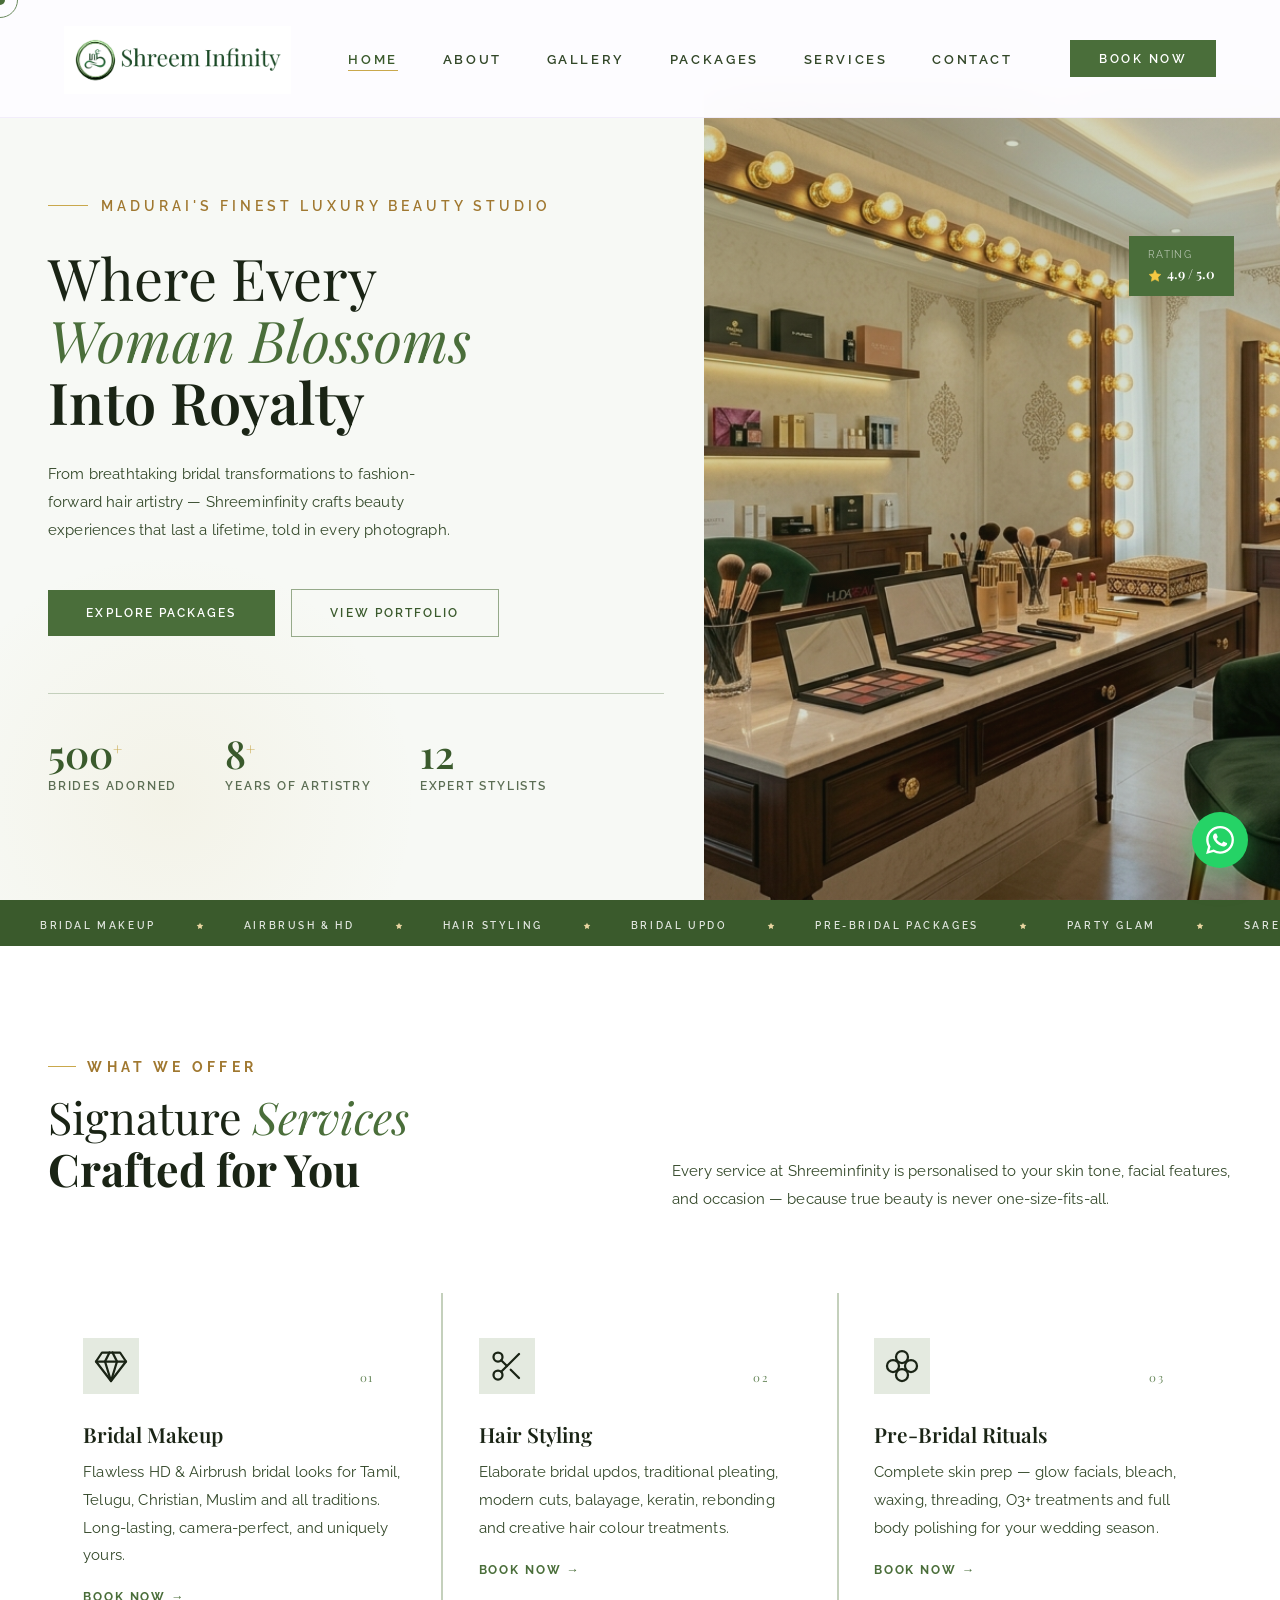
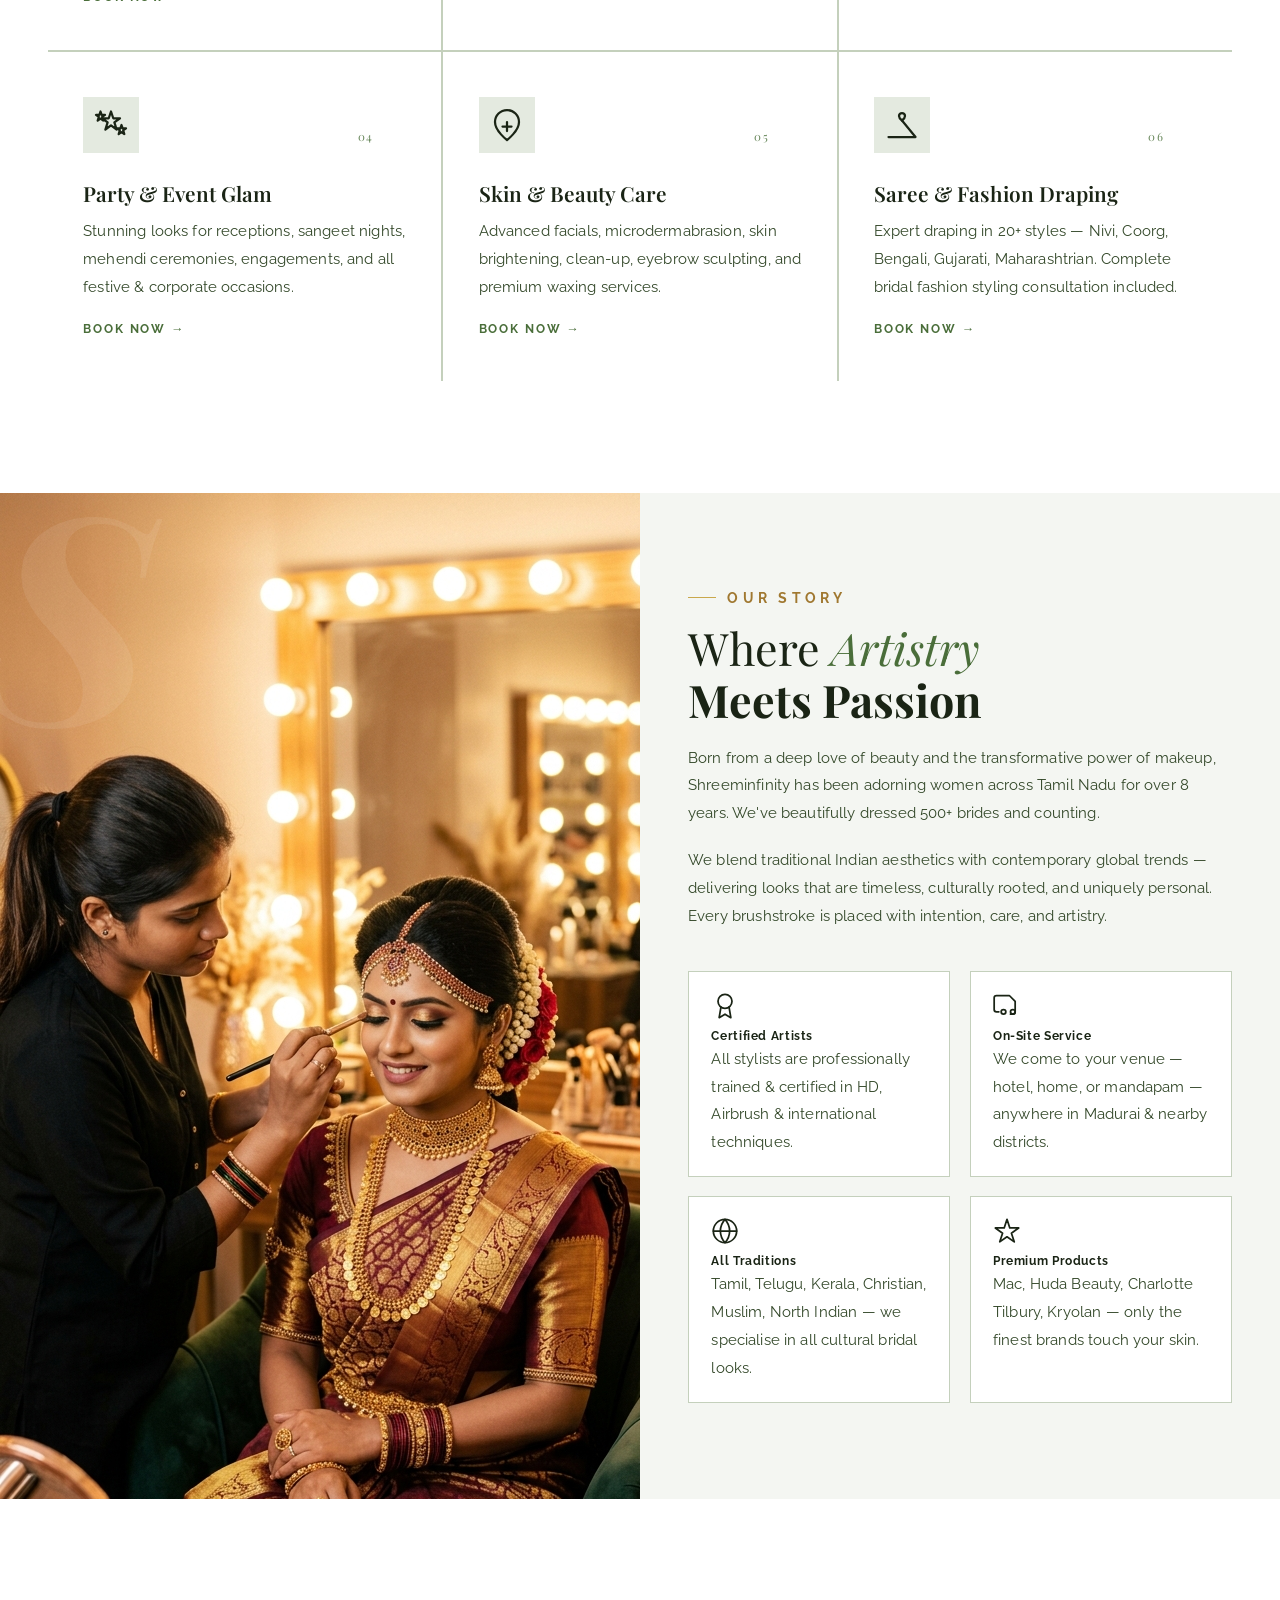
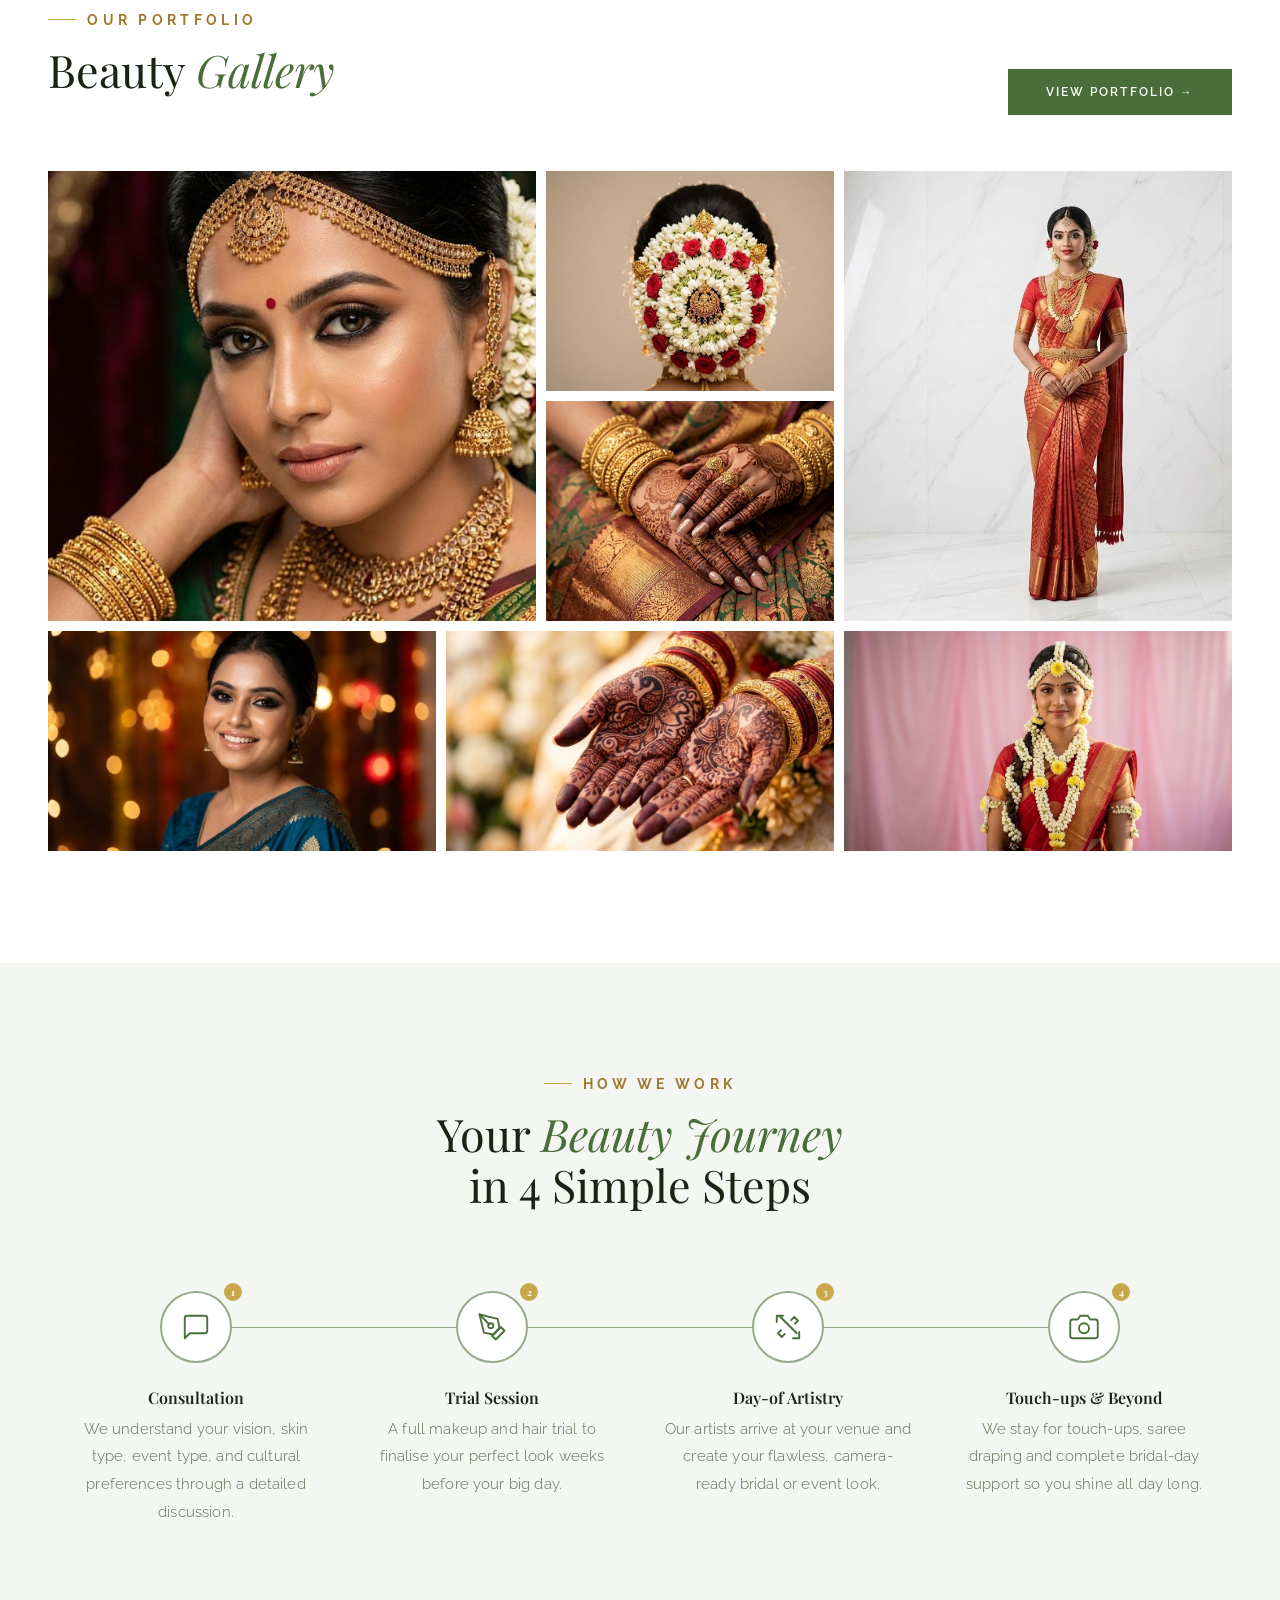
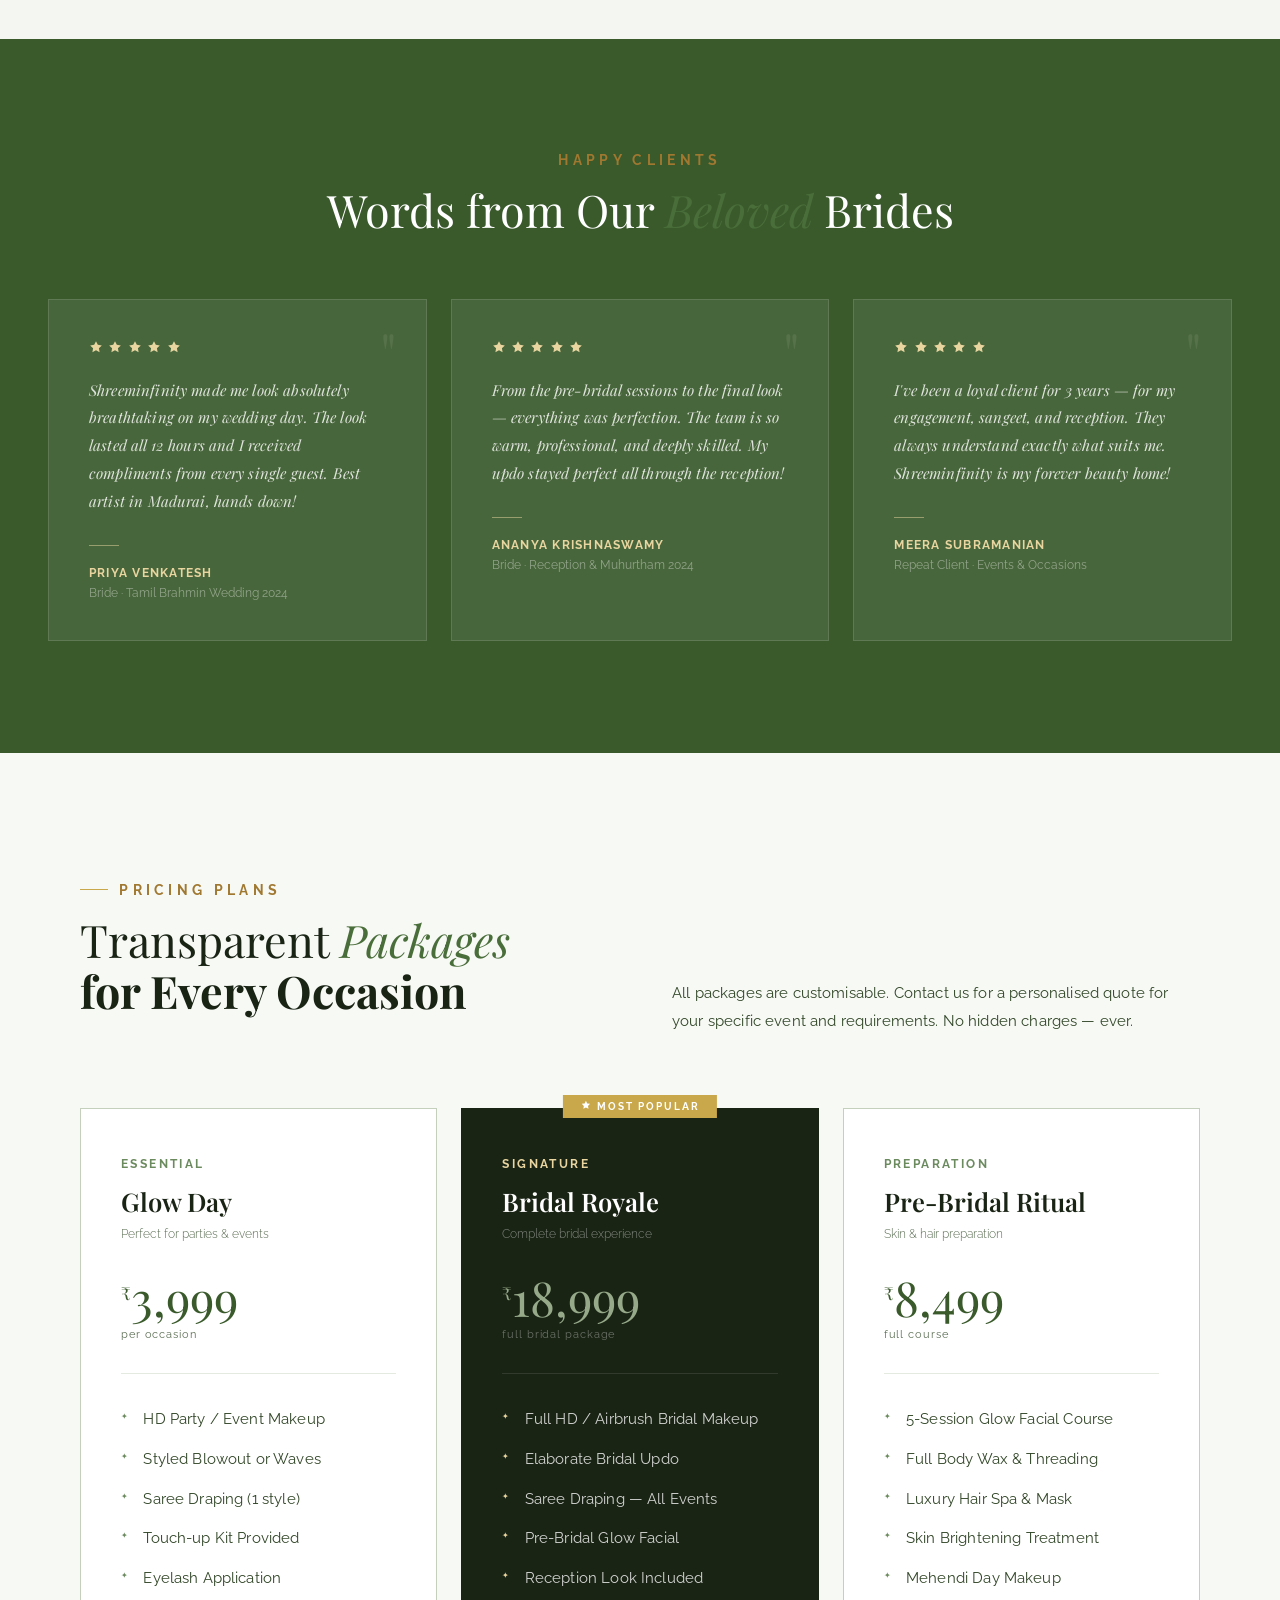
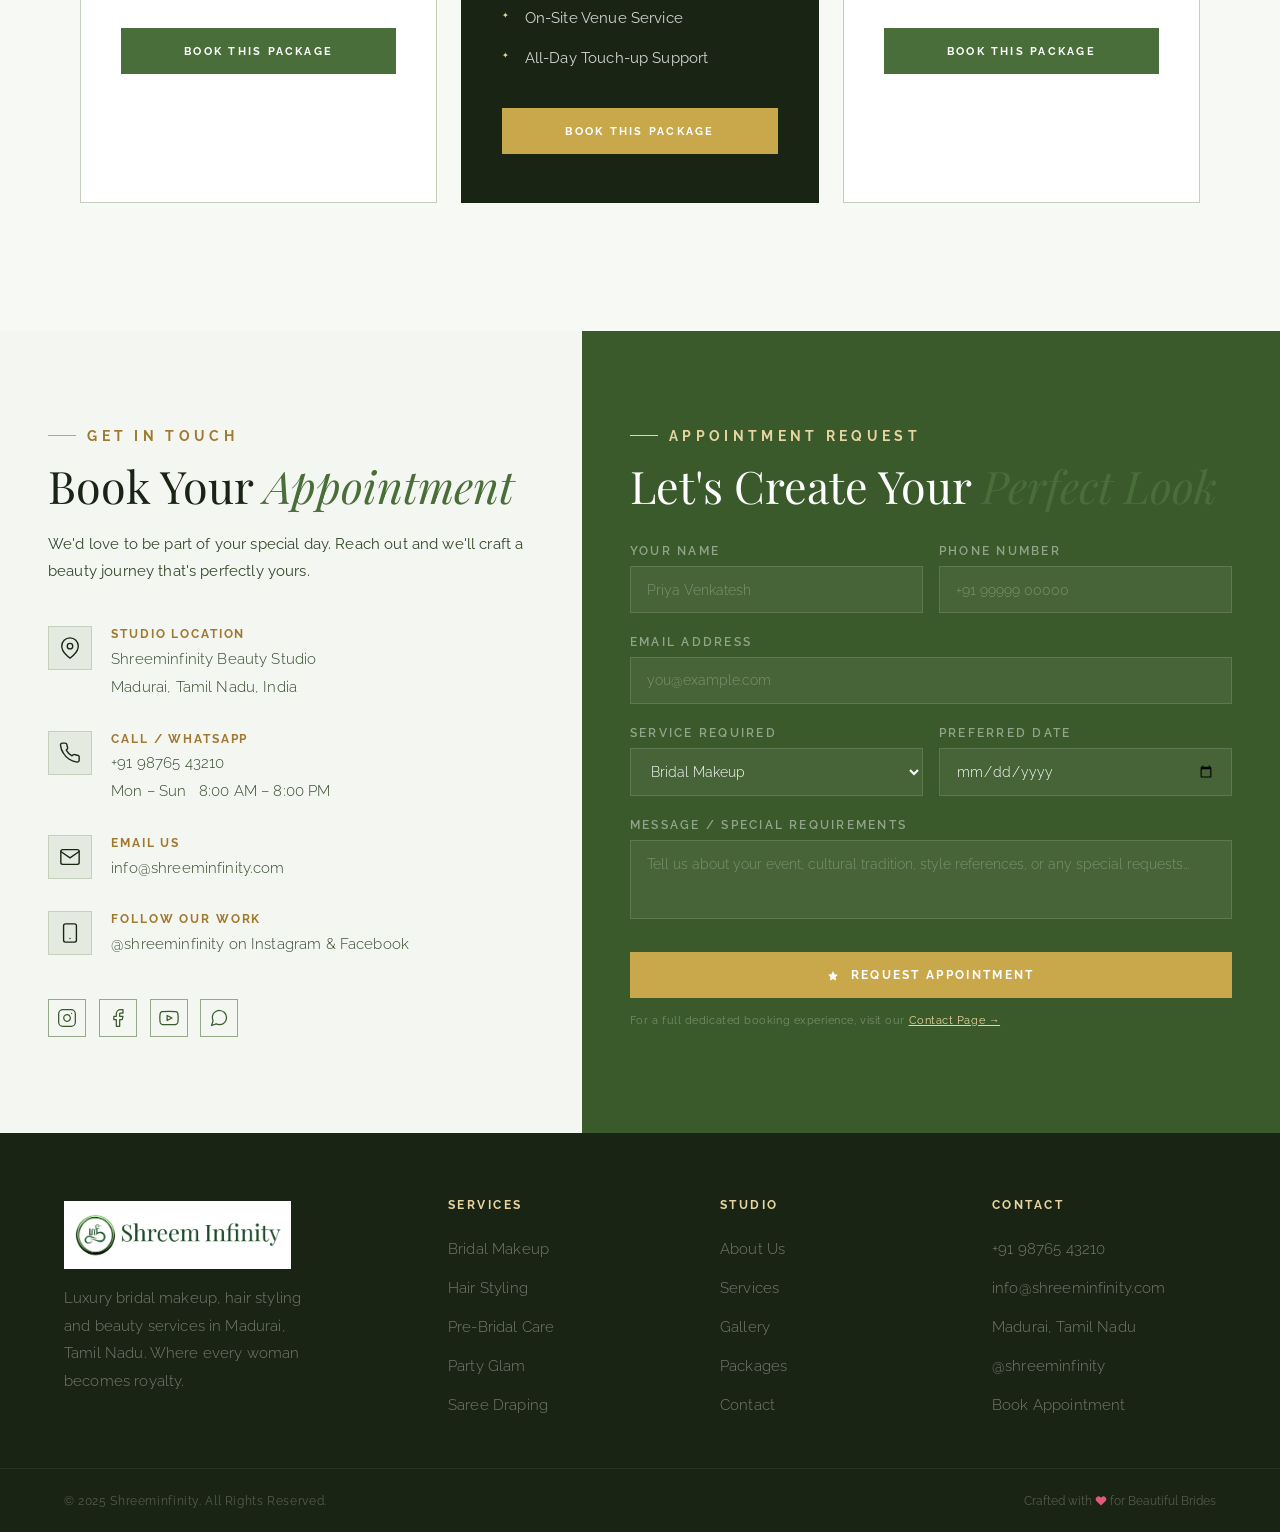
<file: index.html>
<!DOCTYPE html>
<html lang="en">

<head>
  <meta charset="UTF-8">
  <meta name="viewport" content="width=device-width, initial-scale=1.0">
  <title>Shreeminfinity – Luxury Bridal & Beauty Studio | Madurai</title>
  <link
    href="https://fonts.googleapis.com/css2?family=Playfair+Display:ital,wght@0,400;0,500;0,600;0,700;1,400;1,600&family=Raleway:wght@300;400;500;600&display=swap"
    rel="stylesheet">
 <link rel="stylesheet" href="./index.css?v=3">
  <link rel="stylesheet" href="animation.css">
  <style>
    /* SVG Icon base styles */
    .icon-svg {
      display: inline-block;
      vertical-align: middle;
      flex-shrink: 0;
    }
    .svc-icon-box .icon-svg {
      width: 36px;
      height: 36px;
    }
    .af-icon .icon-svg {
      width: 28px;
      height: 28px;
    }
    .step-circle .icon-svg {
      width: 30px;
      height: 30px;
    }
    .cdetail-icon .icon-svg {
      width: 22px;
      height: 22px;
    }
    .social-btn .icon-svg {
      width: 20px;
      height: 20px;
    }
    .wa-float .icon-svg {
      width: 28px;
      height: 28px;
    }
    .btt .icon-svg {
      width: 18px;
      height: 18px;
    }
    .ticker .icon-svg {
      width: 10px;
      height: 10px;
    }
    .float-badge .icon-svg {
      width: 14px;
      height: 14px;
    }
  </style>
  <link rel="icon" type="image/png" href="./images/fav-icon.png">
</head>

<body>

  <!-- PRELOADER -->
  <!-- <div class="preloader" id="preloader">
    <div class="pre-logo">
      <img src="./images/logo.png" alt="" class="nav-logo">
    </div>
    <div class="pre-bar"></div>
  </div> -->

  <!-- CURSOR -->
  <div class="cursor" id="cur"></div>
  <div class="cursor-ring" id="curRing"></div>

  <!-- WHATSAPP -->
  <a href="https://wa.me/919876543210" target="_blank" class="wa-float" aria-label="WhatsApp">
    <!-- WhatsApp icon -->
    <svg class="icon-svg" viewBox="0 0 24 24" fill="white" xmlns="http://www.w3.org/2000/svg">
      <path d="M17.472 14.382c-.297-.149-1.758-.867-2.03-.967-.273-.099-.471-.148-.67.15-.197.297-.767.966-.94 1.164-.173.199-.347.223-.644.075-.297-.15-1.255-.463-2.39-1.475-.883-.788-1.48-1.761-1.653-2.059-.173-.297-.018-.458.13-.606.134-.133.298-.347.446-.52.149-.174.198-.298.298-.497.099-.198.05-.371-.025-.52-.075-.149-.669-1.612-.916-2.207-.242-.579-.487-.5-.669-.51-.173-.008-.371-.01-.57-.01-.198 0-.52.074-.792.372-.272.297-1.04 1.016-1.04 2.479 0 1.462 1.065 2.875 1.213 3.074.149.198 2.096 3.2 5.077 4.487.709.306 1.262.489 1.694.625.712.227 1.36.195 1.871.118.571-.085 1.758-.719 2.006-1.413.248-.694.248-1.289.173-1.413-.074-.124-.272-.198-.57-.347m-5.421 7.403h-.004a9.87 9.87 0 01-5.031-1.378l-.361-.214-3.741.982.998-3.648-.235-.374a9.86 9.86 0 01-1.51-5.26c.001-5.45 4.436-9.884 9.888-9.884 2.64 0 5.122 1.03 6.988 2.898a9.825 9.825 0 012.893 6.994c-.003 5.45-4.437 9.884-9.885 9.884m8.413-18.297A11.815 11.815 0 0012.05 0C5.495 0 .16 5.335.157 11.892c0 2.096.547 4.142 1.588 5.945L.057 24l6.305-1.654a11.882 11.882 0 005.683 1.448h.005c6.554 0 11.89-5.335 11.893-11.893a11.821 11.821 0 00-3.48-8.413z"/>
    </svg>
  </a>

  <!-- BACK TO TOP -->
     <button class="btt" id="btt" onclick="window.scrollTo({top:0,behavior:'smooth'})">↑</button>

  <!-- NAV -->
  <!-- <nav id="navbar">
    
   <a href="index.html">
  <img src="./images/logo.png" alt="Shreeminfinity" class="nav-logo">
</a>
    <ul class="nav-links">
      <li><a href="index.html">Home</a></li>
      <li><a href="about.html">About</a></li>
      <li><a href="gallery.html">Gallery</a></li>
      <li><a href="ratecard.html">Packages</a></li>
      <li><a href="services.html">Services</a></li>
      <li><a href="contact.html">Contact</a></li>
    </ul>
    <a href="contact.html" class="nav-cta">Book Now</a>
    <div class="hamburger" id="ham" aria-label="Toggle menu" role="button">
      <span></span>
      <span></span>
      <span></span>
    </div>
  </nav> -->
<nav id="navbar">
  <div class="nav-inner">
    <a href="index.html">
      <img src="./images/logo.png" alt="Shreeminfinity" class="nav-logo">
    </a>
    <ul class="nav-links">
      <li><a href="index.html" class="active">Home</a></li>
      <li><a href="about.html">About</a></li>
      <li><a href="gallery.html">Gallery</a></li>
      <li><a href="ratecard.html">Packages</a></li>
      <li><a href="services.html">Services</a></li>
      <li><a href="contact.html">Contact</a></li>
    </ul>
    <a href="contact.html" class="nav-cta">Book Now</a>
    <div class="hamburger" id="ham" aria-label="Toggle menu" role="button">
      <span></span><span></span><span></span>
    </div>
  </div>
</nav>
  <!-- MOBILE MENU -->
  <div class="mob-menu" id="mobMenu">
    <button class="mob-close" id="mobClose">×</button>
    <a href="about.html" class="mob-link">About Us</a>
    <a href="gallery.html" class="mob-link">Gallery</a>
     <a href="ratecard.html" class="mob-link">Packages</a>
    <a href="services.html" class="mob-link">Services</a>
    <a href="contact.html" class="mob-link">Book Now</a>
  </div>

  <!-- ── HERO ── -->
  <section class="hero" id="home">
    <div class="hero-left">
      <div class="hero-eyebrow reveal">
        <span class="eyebrow-line"></span>
        <span class="eyebrow-text">Madurai's Finest Luxury Beauty Studio</span>
      </div>
      <h1 class="hero-title reveal">
        <span class="line1">Where Every</span><br>
        <span class="line2">Woman Blossoms</span><br>
        <span class="line3">Into Royalty</span>
      </h1>
      <p class="hero-desc reveal">From breathtaking bridal transformations to fashion-forward hair artistry —
        Shreeminfinity crafts beauty experiences that last a lifetime, told in every photograph.</p>
      <div class="hero-actions reveal">
        <a href="#packages" class="btn-lav">Explore Packages</a>
        <a href="#gallery" class="btn-ghost">View Portfolio</a>
      </div>
      <div class="hero-stats reveal">
        <div>
          <div class="hstat-num">500<sup>+</sup></div>
          <div class="hstat-label">Brides Adorned</div>
        </div>
        <div>
          <div class="hstat-num">8<sup>+</sup></div>
          <div class="hstat-label">Years of Artistry</div>
        </div>
        <div>
          <div class="hstat-num">12</div>
          <div class="hstat-label">Expert Stylists</div>
        </div>
      </div>
    </div>

    <div class="hero-right">
  <img src="./images/banner.png" alt="Luxury Bridal Makeup Studio" class="hero-photo-img">
  <div class="hero-photo-overlay"></div>
  <div class="float-badge badge-2">
    <div class="badge-label">Rating</div>
    <div class="badge-val">
      <svg class="icon-svg" viewBox="0 0 24 24" fill="#f5c842" stroke="#f5c842" stroke-width="1" style="margin-right:2px;">
        <polygon points="12 2 15.09 8.26 22 9.27 17 14.14 18.18 21.02 12 17.77 5.82 21.02 7 14.14 2 9.27 8.91 8.26 12 2"/>
      </svg>
      4.9 / 5.0
    </div>
  </div>
</div>
  </section>

  <!-- TICKER -->
  <div class="ticker">
    <div class="ticker-inner">
      <span>Bridal Makeup</span>
      <span class="gem">
        <svg class="icon-svg" viewBox="0 0 24 24" fill="currentColor" style="width:8px;height:8px;">
          <polygon points="12 2 15.09 8.26 22 9.27 17 14.14 18.18 21.02 12 17.77 5.82 21.02 7 14.14 2 9.27 8.91 8.26 12 2"/>
        </svg>
      </span>
      <span>Airbrush & HD</span>
      <span class="gem">
        <svg class="icon-svg" viewBox="0 0 24 24" fill="currentColor" style="width:8px;height:8px;">
          <polygon points="12 2 15.09 8.26 22 9.27 17 14.14 18.18 21.02 12 17.77 5.82 21.02 7 14.14 2 9.27 8.91 8.26 12 2"/>
        </svg>
      </span>
      <span>Hair Styling</span>
      <span class="gem">
        <svg class="icon-svg" viewBox="0 0 24 24" fill="currentColor" style="width:8px;height:8px;">
          <polygon points="12 2 15.09 8.26 22 9.27 17 14.14 18.18 21.02 12 17.77 5.82 21.02 7 14.14 2 9.27 8.91 8.26 12 2"/>
        </svg>
      </span>
      <span>Bridal Updo</span>
      <span class="gem">
        <svg class="icon-svg" viewBox="0 0 24 24" fill="currentColor" style="width:8px;height:8px;">
          <polygon points="12 2 15.09 8.26 22 9.27 17 14.14 18.18 21.02 12 17.77 5.82 21.02 7 14.14 2 9.27 8.91 8.26 12 2"/>
        </svg>
      </span>
      <span>Pre-Bridal Packages</span>
      <span class="gem">
        <svg class="icon-svg" viewBox="0 0 24 24" fill="currentColor" style="width:8px;height:8px;">
          <polygon points="12 2 15.09 8.26 22 9.27 17 14.14 18.18 21.02 12 17.77 5.82 21.02 7 14.14 2 9.27 8.91 8.26 12 2"/>
        </svg>
      </span>
      <span>Party Glam</span>
      <span class="gem">
        <svg class="icon-svg" viewBox="0 0 24 24" fill="currentColor" style="width:8px;height:8px;">
          <polygon points="12 2 15.09 8.26 22 9.27 17 14.14 18.18 21.02 12 17.77 5.82 21.02 7 14.14 2 9.27 8.91 8.26 12 2"/>
        </svg>
      </span>
      <span>Saree Draping</span>
      <span class="gem">
        <svg class="icon-svg" viewBox="0 0 24 24" fill="currentColor" style="width:8px;height:8px;">
          <polygon points="12 2 15.09 8.26 22 9.27 17 14.14 18.18 21.02 12 17.77 5.82 21.02 7 14.14 2 9.27 8.91 8.26 12 2"/>
        </svg>
      </span>
      <span>Nail Art</span>
      <span class="gem">
        <svg class="icon-svg" viewBox="0 0 24 24" fill="currentColor" style="width:8px;height:8px;">
          <polygon points="12 2 15.09 8.26 22 9.27 17 14.14 18.18 21.02 12 17.77 5.82 21.02 7 14.14 2 9.27 8.91 8.26 12 2"/>
        </svg>
      </span>
      <span>Skin Treatments</span>
      <span class="gem">
        <svg class="icon-svg" viewBox="0 0 24 24" fill="currentColor" style="width:8px;height:8px;">
          <polygon points="12 2 15.09 8.26 22 9.27 17 14.14 18.18 21.02 12 17.77 5.82 21.02 7 14.14 2 9.27 8.91 8.26 12 2"/>
        </svg>
      </span>
      <span>Fashion Styling</span>
      <span class="gem">
        <svg class="icon-svg" viewBox="0 0 24 24" fill="currentColor" style="width:8px;height:8px;">
          <polygon points="12 2 15.09 8.26 22 9.27 17 14.14 18.18 21.02 12 17.77 5.82 21.02 7 14.14 2 9.27 8.91 8.26 12 2"/>
        </svg>
      </span>
      <!-- Duplicate for infinite scroll -->
      <span>Bridal Makeup</span>
      <span class="gem">
        <svg class="icon-svg" viewBox="0 0 24 24" fill="currentColor" style="width:8px;height:8px;">
          <polygon points="12 2 15.09 8.26 22 9.27 17 14.14 18.18 21.02 12 17.77 5.82 21.02 7 14.14 2 9.27 8.91 8.26 12 2"/>
        </svg>
      </span>
      <span>Airbrush & HD</span>
      <span class="gem">
        <svg class="icon-svg" viewBox="0 0 24 24" fill="currentColor" style="width:8px;height:8px;">
          <polygon points="12 2 15.09 8.26 22 9.27 17 14.14 18.18 21.02 12 17.77 5.82 21.02 7 14.14 2 9.27 8.91 8.26 12 2"/>
        </svg>
      </span>
      <span>Hair Styling</span>
      <span class="gem">
        <svg class="icon-svg" viewBox="0 0 24 24" fill="currentColor" style="width:8px;height:8px;">
          <polygon points="12 2 15.09 8.26 22 9.27 17 14.14 18.18 21.02 12 17.77 5.82 21.02 7 14.14 2 9.27 8.91 8.26 12 2"/>
        </svg>
      </span>
      <span>Bridal Updo</span>
      <span class="gem">
        <svg class="icon-svg" viewBox="0 0 24 24" fill="currentColor" style="width:8px;height:8px;">
          <polygon points="12 2 15.09 8.26 22 9.27 17 14.14 18.18 21.02 12 17.77 5.82 21.02 7 14.14 2 9.27 8.91 8.26 12 2"/>
        </svg>
      </span>
      <span>Pre-Bridal Packages</span>
      <span class="gem">
        <svg class="icon-svg" viewBox="0 0 24 24" fill="currentColor" style="width:8px;height:8px;">
          <polygon points="12 2 15.09 8.26 22 9.27 17 14.14 18.18 21.02 12 17.77 5.82 21.02 7 14.14 2 9.27 8.91 8.26 12 2"/>
        </svg>
      </span>
      <span>Party Glam</span>
      <span class="gem">
        <svg class="icon-svg" viewBox="0 0 24 24" fill="currentColor" style="width:8px;height:8px;">
          <polygon points="12 2 15.09 8.26 22 9.27 17 14.14 18.18 21.02 12 17.77 5.82 21.02 7 14.14 2 9.27 8.91 8.26 12 2"/>
        </svg>
      </span>
      <span>Saree Draping</span>
      <span class="gem">
        <svg class="icon-svg" viewBox="0 0 24 24" fill="currentColor" style="width:8px;height:8px;">
          <polygon points="12 2 15.09 8.26 22 9.27 17 14.14 18.18 21.02 12 17.77 5.82 21.02 7 14.14 2 9.27 8.91 8.26 12 2"/>
        </svg>
      </span>
      <span>Nail Art</span>
      <span class="gem">
        <svg class="icon-svg" viewBox="0 0 24 24" fill="currentColor" style="width:8px;height:8px;">
          <polygon points="12 2 15.09 8.26 22 9.27 17 14.14 18.18 21.02 12 17.77 5.82 21.02 7 14.14 2 9.27 8.91 8.26 12 2"/>
        </svg>
      </span>
      <span>Skin Treatments</span>
      <span class="gem">
        <svg class="icon-svg" viewBox="0 0 24 24" fill="currentColor" style="width:8px;height:8px;">
          <polygon points="12 2 15.09 8.26 22 9.27 17 14.14 18.18 21.02 12 17.77 5.82 21.02 7 14.14 2 9.27 8.91 8.26 12 2"/>
        </svg>
      </span>
      <span>Fashion Styling</span>
      <span class="gem">
        <svg class="icon-svg" viewBox="0 0 24 24" fill="currentColor" style="width:8px;height:8px;">
          <polygon points="12 2 15.09 8.26 22 9.27 17 14.14 18.18 21.02 12 17.77 5.82 21.02 7 14.14 2 9.27 8.91 8.26 12 2"/>
        </svg>
      </span>
    </div>
  </div>

  <!-- ── SERVICES ── -->
  <section id="services" class="sec services-sec">
    <div class="services-top">
      <div class="reveal-left">
        <div class="sec-label">What We Offer</div>
        <h2 class="sec-title">Signature <em>Services</em><br><strong>Crafted for You</strong></h2>
      </div>
      <p class="sec-sub reveal-right">Every service at Shreeminfinity is personalised to your skin tone, facial
        features, and occasion — because true beauty is never one-size-fits-all.</p>
    </div>
    <div class="svc-grid">

      <!-- 01 Bridal Makeup -->
      <div class="svc-card reveal">
        <div class="svc-card-inner">
          <span class="svc-no">01</span>
          <div class="svc-icon-box">
            <!-- Ring / diamond icon -->
            <svg class="icon-svg" viewBox="0 0 24 24" fill="none" stroke="currentColor" stroke-width="1.5" stroke-linecap="round" stroke-linejoin="round">
              <path d="M6 3h12l4 6-10 13L2 9z"/>
              <path d="M11 3L8 9l4 13 4-13-3-6"/>
              <path d="M2 9h20"/>
            </svg>
          </div>
          <h3 class="svc-name">Bridal Makeup</h3>
          <p class="svc-text">Flawless HD & Airbrush bridal looks for Tamil, Telugu, Christian, Muslim and all
            traditions. Long-lasting, camera-perfect, and uniquely yours.</p>
          <a href="contact.html" class="svc-link">Book Now →</a>
        </div>
      </div>

      <!-- 02 Hair Styling -->
      <div class="svc-card reveal">
        <div class="svc-card-inner">
          <span class="svc-no">02</span>
          <div class="svc-icon-box">
            <!-- Scissors icon -->
            <svg class="icon-svg" viewBox="0 0 24 24" fill="none" stroke="currentColor" stroke-width="1.5" stroke-linecap="round" stroke-linejoin="round">
              <circle cx="6" cy="6" r="3"/>
              <circle cx="6" cy="18" r="3"/>
              <line x1="20" y1="4" x2="8.12" y2="15.88"/>
              <line x1="14.47" y1="14.48" x2="20" y2="20"/>
              <line x1="8.12" y1="8.12" x2="12" y2="12"/>
            </svg>
          </div>
          <h3 class="svc-name">Hair Styling</h3>
          <p class="svc-text">Elaborate bridal updos, traditional pleating, modern cuts, balayage, keratin, rebonding
            and creative hair colour treatments.</p>
          <a href="contact.html" class="svc-link">Book Now →</a>
        </div>
      </div>

      <!-- 03 Pre-Bridal Rituals -->
      <div class="svc-card reveal">
        <div class="svc-card-inner">
          <span class="svc-no">03</span>
          <div class="svc-icon-box">
            <!-- Flower / sparkle icon -->
            <svg class="icon-svg" viewBox="0 0 24 24" fill="none" stroke="currentColor" stroke-width="1.5" stroke-linecap="round" stroke-linejoin="round">
              <path d="M12 2a4 4 0 0 1 4 4 4 4 0 0 1-4 4 4 4 0 0 1-4-4 4 4 0 0 1 4-4z"/>
              <path d="M12 14a4 4 0 0 1 4 4 4 4 0 0 1-4 4 4 4 0 0 1-4-4 4 4 0 0 1 4-4z"/>
              <path d="M2 12a4 4 0 0 1 4-4 4 4 0 0 1 4 4 4 4 0 0 1-4 4 4 4 0 0 1-4-4z"/>
              <path d="M14 12a4 4 0 0 1 4-4 4 4 0 0 1 4 4 4 4 0 0 1-4 4 4 4 0 0 1-4-4z"/>
            </svg>
          </div>
          <h3 class="svc-name">Pre-Bridal Rituals</h3>
          <p class="svc-text">Complete skin prep — glow facials, bleach, waxing, threading, O3+ treatments and full body
            polishing for your wedding season.</p>
          <a href="contact.html" class="svc-link">Book Now →</a>
        </div>
      </div>

      <!-- 04 Party & Event Glam -->
      <div class="svc-card reveal">
        <div class="svc-card-inner">
          <span class="svc-no">04</span>
          <div class="svc-icon-box">
            <!-- Sparkles / celebration icon -->
            <svg class="icon-svg" viewBox="0 0 24 24" fill="none" stroke="currentColor" stroke-width="1.5" stroke-linecap="round" stroke-linejoin="round">
              <path d="M12 3l1.5 4.5H18l-3.75 2.75L15.75 15 12 12.25 8.25 15l1.5-4.75L6 7.5h4.5z"/>
              <path d="M5 3l.75 2.25H8L6.12 6.63 6.87 9 5 7.75 3.13 9l.75-2.37L2 5.25h2.25z"/>
              <path d="M19 12l.75 2.25H22l-1.88 1.38.75 2.37L19 16.75l-1.87 1.25.75-2.37L16 14.25h2.25z"/>
            </svg>
          </div>
          <h3 class="svc-name">Party & Event Glam</h3>
          <p class="svc-text">Stunning looks for receptions, sangeet nights, mehendi ceremonies, engagements, and all
            festive & corporate occasions.</p>
          <a href="contact.html" class="svc-link">Book Now →</a>
        </div>
      </div>

      <!-- 05 Skin & Beauty Care -->
      <div class="svc-card reveal">
        <div class="svc-card-inner">
          <span class="svc-no">05</span>
          <div class="svc-icon-box">
            <!-- Leaf / skin care icon -->
            <svg class="icon-svg" viewBox="0 0 24 24" fill="none" stroke="currentColor" stroke-width="1.5" stroke-linecap="round" stroke-linejoin="round">
              <path d="M12 22s8-6 8-12a8 8 0 0 0-16 0c0 6 8 12 8 12z"/>
              <path d="M12 10v6"/>
              <path d="M9 13h6"/>
            </svg>
          </div>
          <h3 class="svc-name">Skin & Beauty Care</h3>
          <p class="svc-text">Advanced facials, microdermabrasion, skin brightening, clean-up, eyebrow sculpting, and
            premium waxing services.</p>
          <a href="contact.html" class="svc-link">Book Now →</a>
        </div>
      </div>

      <!-- 06 Saree & Fashion Draping -->
      <div class="svc-card reveal">
        <div class="svc-card-inner">
          <span class="svc-no">06</span>
          <div class="svc-icon-box">
            <!-- Hanger / fashion icon -->
            <svg class="icon-svg" viewBox="0 0 24 24" fill="none" stroke="currentColor" stroke-width="1.5" stroke-linecap="round" stroke-linejoin="round">
              <path d="M12 4a2 2 0 0 1 2 2c0 1.5-2 3-2 3s-2-1.5-2-3a2 2 0 0 1 2-2z"/>
              <path d="M3 20h18L12 9"/>
            </svg>
          </div>
          <h3 class="svc-name">Saree & Fashion Draping</h3>
          <p class="svc-text">Expert draping in 20+ styles — Nivi, Coorg, Bengali, Gujarati, Maharashtrian. Complete
            bridal fashion styling consultation included.</p>
          <a href="contact.html" class="svc-link">Book Now →</a>
        </div>
      </div>

    </div>
  </section>

  <!-- ── ABOUT ── -->
  <div id="about" class="about-wrap">
    <div class="about-img-side reveal-left">
      <div class="about-img-side-photo">
        <img src="./images/about.png" alt="">
      </div>
      <div class="about-img-side-overlay"></div>
      <div class="about-big-text">S</div>
      <!-- <div class="about-card">
        <div class="about-card-quote">"</div>
        <p class="about-card-text">Every woman who sits in my chair leaves feeling like the most radiant version of
          herself. That is my purpose, my passion, and my promise.</p>
        <div class="about-card-sig">Shreeminfinity</div>
        <div class="about-card-role">Lead Bridal Artist & Founder</div>
      </div> -->
    </div>
    <div class="about-content-side reveal-right">
      <div class="sec-label">Our Story</div>
      <h2 class="sec-title">Where <em>Artistry</em><br><strong>Meets Passion</strong></h2>
      <p class="sec-sub" style="margin-bottom:1.2rem;">Born from a deep love of beauty and the transformative power of
        makeup, Shreeminfinity has been adorning women across Tamil Nadu for over 8 years. We've beautifully dressed
        500+ brides and counting.</p>
      <p class="sec-sub">We blend traditional Indian aesthetics with contemporary global trends — delivering looks that
        are timeless, culturally rooted, and uniquely personal. Every brushstroke is placed with intention, care, and
        artistry.</p>
      <div class="about-features">

        <div class="af-item">
          <div class="af-icon">
            <!-- Award / certificate icon -->
            <svg class="icon-svg" viewBox="0 0 24 24" fill="none" stroke="currentColor" stroke-width="1.5" stroke-linecap="round" stroke-linejoin="round">
              <circle cx="12" cy="8" r="6"/>
              <path d="M15.477 12.89L17 22l-5-3-5 3 1.523-9.11"/>
            </svg>
          </div>
          <div class="af-title">Certified Artists</div>
          <div class="af-desc">All stylists are professionally trained & certified in HD, Airbrush & international techniques.</div>
        </div>

        <div class="af-item">
          <div class="af-icon">
            <!-- Car / on-site service icon -->
            <svg class="icon-svg" viewBox="0 0 24 24" fill="none" stroke="currentColor" stroke-width="1.5" stroke-linecap="round" stroke-linejoin="round">
              <path d="M5 17H3a2 2 0 0 1-2-2V5a2 2 0 0 1 2-2h11l5 5v9a2 2 0 0 1-2 2h-2"/>
              <circle cx="9" cy="17" r="2"/>
              <circle cx="17" cy="17" r="2"/>
            </svg>
          </div>
          <div class="af-title">On-Site Service</div>
          <div class="af-desc">We come to your venue — hotel, home, or mandapam — anywhere in Madurai & nearby districts.</div>
        </div>

        <div class="af-item">
          <div class="af-icon">
            <!-- Globe / traditions icon -->
            <svg class="icon-svg" viewBox="0 0 24 24" fill="none" stroke="currentColor" stroke-width="1.5" stroke-linecap="round" stroke-linejoin="round">
              <circle cx="12" cy="12" r="10"/>
              <line x1="2" y1="12" x2="22" y2="12"/>
              <path d="M12 2a15.3 15.3 0 0 1 4 10 15.3 15.3 0 0 1-4 10 15.3 15.3 0 0 1-4-10 15.3 15.3 0 0 1 4-10z"/>
            </svg>
          </div>
          <div class="af-title">All Traditions</div>
          <div class="af-desc">Tamil, Telugu, Kerala, Christian, Muslim, North Indian — we specialise in all cultural bridal looks.</div>
        </div>

        <div class="af-item">
          <div class="af-icon">
            <!-- Sparkle / premium icon -->
            <svg class="icon-svg" viewBox="0 0 24 24" fill="none" stroke="currentColor" stroke-width="1.5" stroke-linecap="round" stroke-linejoin="round">
              <path d="M12 2l2.4 7.4H22l-6.2 4.5 2.4 7.4L12 17l-6.2 4.3 2.4-7.4L2 9.4h7.6z"/>
            </svg>
          </div>
          <div class="af-title">Premium Products</div>
          <div class="af-desc">Mac, Huda Beauty, Charlotte Tilbury, Kryolan — only the finest brands touch your skin.</div>
        </div>

      </div>
    </div>
  </div>

  <!-- ── GALLERY ── -->
  <section id="gallery" class="gallery-sec">
    <div class="gallery-head reveal">
      <div>
        <div class="sec-label">Our Portfolio</div>
        <h2 class="sec-title">Beauty <em>Gallery</em></h2>
      </div>
      <a href="gallery.html" class="btn-lav">view portfolio →</a>
    </div>
    <div class="gallery-mosaic">
      <div class="gm-cell gm-a">
        <img src="./images/gallery1.jpg" alt="Traditional Bridal Makeup" loading="lazy">
        <div class="gm-overlay"><span class="gm-tag">Traditional Bridal</span></div>
      </div>
      <div class="gm-cell gm-b">
        <img src="./images/gallery2.jpg" alt="Bridal Updo Hair" loading="lazy">
        <div class="gm-overlay"><span class="gm-tag">Bridal Updo</span></div>
      </div>
      <div class="gm-cell gm-c">
        <img src="./images/gallery3.jpg" alt="Full Bridal Look" loading="lazy">
        <div class="gm-overlay"><span class="gm-tag">Full Bridal</span></div>
      </div>
      <div class="gm-cell gm-d">
        <img src="./images/gallery4.png" alt="Nail Art Design" loading="lazy">
        <div class="gm-overlay"><span class="gm-tag">Nail Design</span></div>
      </div>
      <div class="gm-cell gm-e">
        <img src="./images/gallery5.jpg" alt="Party Makeup Look" loading="lazy">
        <div class="gm-overlay"><span class="gm-tag">Party Makeup</span></div>
      </div>
      <div class="gm-cell gm-f">
        <img src="./images/gallery6.jpg" alt="Mehendi Art" loading="lazy">
        <div class="gm-overlay"><span class="gm-tag">Mehendi</span></div>
      </div>
      <div class="gm-cell gm-g">
        <img src="./images/gallery7.jpg" alt="Floral Bridal Style" loading="lazy">
        <div class="gm-overlay"><span class="gm-tag">Floral Style</span></div>
      </div>
    </div>
  </section>

  <!-- ── PROCESS ── -->
  <section id="process" class="sec">
    <div class="process-head reveal">
      <div class="sec-label" style="justify-content:center;"><span>How We Work</span></div>
      <h2 class="sec-title" style="text-align:center;">Your <em>Beauty Journey</em><br>in 4 Simple Steps</h2>
    </div>
    <div class="process-steps">

      <div class="step reveal">
        <div class="step-circle">
          <!-- MessageCircle / consultation icon -->
          <svg class="icon-svg" viewBox="0 0 24 24" fill="none" stroke="currentColor" stroke-width="1.5" stroke-linecap="round" stroke-linejoin="round">
            <path d="M21 15a2 2 0 0 1-2 2H7l-4 4V5a2 2 0 0 1 2-2h14a2 2 0 0 1 2 2z"/>
          </svg>
          <span class="step-num">1</span>
        </div>
        <h3 class="step-name">Consultation</h3>
        <p class="step-desc">We understand your vision, skin type, event type, and cultural preferences through a detailed discussion.</p>
      </div>

      <div class="step reveal">
        <div class="step-circle">
          <!-- Brush / palette icon -->
          <svg class="icon-svg" viewBox="0 0 24 24" fill="none" stroke="currentColor" stroke-width="1.5" stroke-linecap="round" stroke-linejoin="round">
            <path d="M12 19l7-7 3 3-7 7-3-3z"/>
            <path d="M18 13l-1.5-7.5L2 2l3.5 14.5L13 18l5-5z"/>
            <path d="M2 2l7.586 7.586"/>
            <circle cx="11" cy="11" r="2"/>
          </svg>
          <span class="step-num">2</span>
        </div>
        <h3 class="step-name">Trial Session</h3>
        <p class="step-desc">A full makeup and hair trial to finalise your perfect look weeks before your big day.</p>
      </div>

      <div class="step reveal">
        <div class="step-circle">
          <!-- Wand / sparkle icon -->
          <svg class="icon-svg" viewBox="0 0 24 24" fill="none" stroke="currentColor" stroke-width="1.5" stroke-linecap="round" stroke-linejoin="round">
            <line x1="5" y1="3" x2="19" y2="17"/>
            <path d="M14.5 6.5 17 4l3 3-2.5 2.5"/>
            <path d="M6.5 14.5 4 17l3 3 2.5-2.5"/>
            <path d="M8 3H3v5"/>
            <path d="M21 16v5h-5"/>
          </svg>
          <span class="step-num">3</span>
        </div>
        <h3 class="step-name">Day-of Artistry</h3>
        <p class="step-desc">Our artists arrive at your venue and create your flawless, camera-ready bridal or event look.</p>
      </div>

      <div class="step reveal">
        <div class="step-circle">
          <!-- Camera icon -->
          <svg class="icon-svg" viewBox="0 0 24 24" fill="none" stroke="currentColor" stroke-width="1.5" stroke-linecap="round" stroke-linejoin="round">
            <path d="M23 19a2 2 0 0 1-2 2H3a2 2 0 0 1-2-2V8a2 2 0 0 1 2-2h4l2-3h6l2 3h4a2 2 0 0 1 2 2z"/>
            <circle cx="12" cy="13" r="4"/>
          </svg>
          <span class="step-num">4</span>
        </div>
        <h3 class="step-name">Touch-ups & Beyond</h3>
        <p class="step-desc">We stay for touch-ups, saree draping and complete bridal-day support so you shine all day long.</p>
      </div>

    </div>
  </section>

  <!-- ── TESTIMONIALS ── -->
  <section id="testimonials" class="sec">
    <div class="testi-head reveal">
      <div class="sec-label">Happy Clients</div>
      <h2 class="sec-title">Words from Our <em>Beloved</em> Brides</h2>
    </div>
    <div class="testi-grid">
      <div class="tcard reveal">
        <div class="tcard-mark">"</div>
        <div class="tcard-stars">
          <svg viewBox="0 0 24 24" fill="currentColor" style="width:14px;height:14px;"><polygon points="12 2 15.09 8.26 22 9.27 17 14.14 18.18 21.02 12 17.77 5.82 21.02 7 14.14 2 9.27 8.91 8.26 12 2"/></svg>
          <svg viewBox="0 0 24 24" fill="currentColor" style="width:14px;height:14px;"><polygon points="12 2 15.09 8.26 22 9.27 17 14.14 18.18 21.02 12 17.77 5.82 21.02 7 14.14 2 9.27 8.91 8.26 12 2"/></svg>
          <svg viewBox="0 0 24 24" fill="currentColor" style="width:14px;height:14px;"><polygon points="12 2 15.09 8.26 22 9.27 17 14.14 18.18 21.02 12 17.77 5.82 21.02 7 14.14 2 9.27 8.91 8.26 12 2"/></svg>
          <svg viewBox="0 0 24 24" fill="currentColor" style="width:14px;height:14px;"><polygon points="12 2 15.09 8.26 22 9.27 17 14.14 18.18 21.02 12 17.77 5.82 21.02 7 14.14 2 9.27 8.91 8.26 12 2"/></svg>
          <svg viewBox="0 0 24 24" fill="currentColor" style="width:14px;height:14px;"><polygon points="12 2 15.09 8.26 22 9.27 17 14.14 18.18 21.02 12 17.77 5.82 21.02 7 14.14 2 9.27 8.91 8.26 12 2"/></svg>
        </div>
        <p class="tcard-quote">Shreeminfinity made me look absolutely breathtaking on my wedding day. The look lasted all 12 hours and I received compliments from every single guest. Best artist in Madurai, hands down!</p>
        <div class="tcard-divider"></div>
        <div class="tcard-name">Priya Venkatesh</div>
        <div class="tcard-role">Bride · Tamil Brahmin Wedding 2024</div>
      </div>
      <div class="tcard reveal">
        <div class="tcard-mark">"</div>
        <div class="tcard-stars">
          <svg viewBox="0 0 24 24" fill="currentColor" style="width:14px;height:14px;"><polygon points="12 2 15.09 8.26 22 9.27 17 14.14 18.18 21.02 12 17.77 5.82 21.02 7 14.14 2 9.27 8.91 8.26 12 2"/></svg>
          <svg viewBox="0 0 24 24" fill="currentColor" style="width:14px;height:14px;"><polygon points="12 2 15.09 8.26 22 9.27 17 14.14 18.18 21.02 12 17.77 5.82 21.02 7 14.14 2 9.27 8.91 8.26 12 2"/></svg>
          <svg viewBox="0 0 24 24" fill="currentColor" style="width:14px;height:14px;"><polygon points="12 2 15.09 8.26 22 9.27 17 14.14 18.18 21.02 12 17.77 5.82 21.02 7 14.14 2 9.27 8.91 8.26 12 2"/></svg>
          <svg viewBox="0 0 24 24" fill="currentColor" style="width:14px;height:14px;"><polygon points="12 2 15.09 8.26 22 9.27 17 14.14 18.18 21.02 12 17.77 5.82 21.02 7 14.14 2 9.27 8.91 8.26 12 2"/></svg>
          <svg viewBox="0 0 24 24" fill="currentColor" style="width:14px;height:14px;"><polygon points="12 2 15.09 8.26 22 9.27 17 14.14 18.18 21.02 12 17.77 5.82 21.02 7 14.14 2 9.27 8.91 8.26 12 2"/></svg>
        </div>
        <p class="tcard-quote">From the pre-bridal sessions to the final look — everything was perfection. The team is so warm, professional, and deeply skilled. My updo stayed perfect all through the reception!</p>
        <div class="tcard-divider"></div>
        <div class="tcard-name">Ananya Krishnaswamy</div>
        <div class="tcard-role">Bride · Reception & Muhurtham 2024</div>
      </div>
      <div class="tcard reveal">
        <div class="tcard-mark">"</div>
        <div class="tcard-stars">
          <svg viewBox="0 0 24 24" fill="currentColor" style="width:14px;height:14px;"><polygon points="12 2 15.09 8.26 22 9.27 17 14.14 18.18 21.02 12 17.77 5.82 21.02 7 14.14 2 9.27 8.91 8.26 12 2"/></svg>
          <svg viewBox="0 0 24 24" fill="currentColor" style="width:14px;height:14px;"><polygon points="12 2 15.09 8.26 22 9.27 17 14.14 18.18 21.02 12 17.77 5.82 21.02 7 14.14 2 9.27 8.91 8.26 12 2"/></svg>
          <svg viewBox="0 0 24 24" fill="currentColor" style="width:14px;height:14px;"><polygon points="12 2 15.09 8.26 22 9.27 17 14.14 18.18 21.02 12 17.77 5.82 21.02 7 14.14 2 9.27 8.91 8.26 12 2"/></svg>
          <svg viewBox="0 0 24 24" fill="currentColor" style="width:14px;height:14px;"><polygon points="12 2 15.09 8.26 22 9.27 17 14.14 18.18 21.02 12 17.77 5.82 21.02 7 14.14 2 9.27 8.91 8.26 12 2"/></svg>
          <svg viewBox="0 0 24 24" fill="currentColor" style="width:14px;height:14px;"><polygon points="12 2 15.09 8.26 22 9.27 17 14.14 18.18 21.02 12 17.77 5.82 21.02 7 14.14 2 9.27 8.91 8.26 12 2"/></svg>
        </div>
        <p class="tcard-quote">I've been a loyal client for 3 years — for my engagement, sangeet, and reception. They always understand exactly what suits me. Shreeminfinity is my forever beauty home!</p>
        <div class="tcard-divider"></div>
        <div class="tcard-name">Meera Subramanian</div>
        <div class="tcard-role">Repeat Client · Events & Occasions</div>
      </div>
    </div>
  </section>

  <!-- ── PACKAGES ── -->
  <section id="packages" class="sec packages-sec">
    <div class="pkg-head">
      <div class="reveal-left">
        <div class="sec-label">Pricing Plans</div>
        <h2 class="sec-title">Transparent <em>Packages</em><br><strong>for Every Occasion</strong></h2>
      </div>
      <p class="sec-sub reveal-right">All packages are customisable. Contact us for a personalised quote for your specific event and requirements. No hidden charges — ever.</p>
    </div>
    <div class="pkg-grid">

      <div class="pcard reveal">
        <div class="pcard-tier">Essential</div>
        <div class="pcard-name">Glow Day</div>
        <div class="pcard-sub">Perfect for parties & events</div>
        <div class="pcard-price"><sup>₹</sup>3,999</div>
        <div class="pcard-period">per occasion</div>
        <hr class="pcard-hr">
        <ul class="pcard-list">
          <li class="pcard-item">HD Party / Event Makeup</li>
          <li class="pcard-item">Styled Blowout or Waves</li>
          <li class="pcard-item">Saree Draping (1 style)</li>
          <li class="pcard-item">Touch-up Kit Provided</li>
          <li class="pcard-item">Eyelash Application</li>
        </ul>
        <a href="contact.html" class="pbtn pbtn-lav">Book This Package</a>
      </div>

      <div class="pcard star reveal">
        <div class="star-badge">
          <svg viewBox="0 0 24 24" fill="currentColor" style="width:10px;height:10px;display:inline;margin-right:3px;"><polygon points="12 2 15.09 8.26 22 9.27 17 14.14 18.18 21.02 12 17.77 5.82 21.02 7 14.14 2 9.27 8.91 8.26 12 2"/></svg>
          Most Popular
        </div>
        <div class="pcard-tier">Signature</div>
        <div class="pcard-name">Bridal Royale</div>
        <div class="pcard-sub">Complete bridal experience</div>
        <div class="pcard-price"><sup>₹</sup>18,999</div>
        <div class="pcard-period">full bridal package</div>
        <hr class="pcard-hr">
        <ul class="pcard-list">
          <li class="pcard-item">Full HD / Airbrush Bridal Makeup</li>
          <li class="pcard-item">Elaborate Bridal Updo</li>
          <li class="pcard-item">Saree Draping — All Events</li>
          <li class="pcard-item">Pre-Bridal Glow Facial</li>
          <li class="pcard-item">Reception Look Included</li>
          <li class="pcard-item">On-Site Venue Service</li>
          <li class="pcard-item">All-Day Touch-up Support</li>
        </ul>
        <a href="contact.html" class="pbtn pbtn-gold">Book This Package</a>
      </div>

      <div class="pcard reveal">
        <div class="pcard-tier">Preparation</div>
        <div class="pcard-name">Pre-Bridal Ritual</div>
        <div class="pcard-sub">Skin & hair preparation</div>
        <div class="pcard-price"><sup>₹</sup>8,499</div>
        <div class="pcard-period">full course</div>
        <hr class="pcard-hr">
        <ul class="pcard-list">
          <li class="pcard-item">5-Session Glow Facial Course</li>
          <li class="pcard-item">Full Body Wax & Threading</li>
          <li class="pcard-item">Luxury Hair Spa & Mask</li>
          <li class="pcard-item">Skin Brightening Treatment</li>
          <li class="pcard-item">Mehendi Day Makeup</li>
        </ul>
        <a href="contact.html" class="pbtn pbtn-lav">Book This Package</a>
      </div>

    </div>
  </section>

  <!-- ── CONTACT TEASER ── -->
  <div id="contact" class="contact-wrap">
    <div class="contact-info reveal-left">
      <div class="sec-label">Get in Touch</div>
      <h2 class="sec-title">Book Your <em>Appointment</em></h2>
      <p class="sec-sub" style="margin-bottom:0;">We'd love to be part of your special day. Reach out and we'll craft a beauty journey that's perfectly yours.</p>
      <div class="contact-details">

        <div class="cdetail">
          <div class="cdetail-icon">
            <!-- MapPin icon -->
            <svg class="icon-svg" viewBox="0 0 24 24" fill="none" stroke="currentColor" stroke-width="1.5" stroke-linecap="round" stroke-linejoin="round">
              <path d="M21 10c0 7-9 13-9 13s-9-6-9-13a9 9 0 0 1 18 0z"/>
              <circle cx="12" cy="10" r="3"/>
            </svg>
          </div>
          <div>
            <div class="cdetail-label">Studio Location</div>
            <div class="cdetail-val">Shreeminfinity Beauty Studio<br>Madurai, Tamil Nadu, India</div>
          </div>
        </div>

        <div class="cdetail">
          <div class="cdetail-icon">
            <!-- Phone icon -->
            <svg class="icon-svg" viewBox="0 0 24 24" fill="none" stroke="currentColor" stroke-width="1.5" stroke-linecap="round" stroke-linejoin="round">
              <path d="M22 16.92v3a2 2 0 0 1-2.18 2 19.79 19.79 0 0 1-8.63-3.07A19.5 19.5 0 0 1 4.69 12 19.79 19.79 0 0 1 1.61 3.42 2 2 0 0 1 3.6 1.24h3a2 2 0 0 1 2 1.72c.127.96.361 1.903.7 2.81a2 2 0 0 1-.45 2.11L7.91 8.82a16 16 0 0 0 6.29 6.29l.95-.95a2 2 0 0 1 2.11-.45c.907.339 1.85.573 2.81.7A2 2 0 0 1 22 16.92z"/>
            </svg>
          </div>
          <div>
            <div class="cdetail-label">Call / WhatsApp</div>
            <div class="cdetail-val">+91 98765 43210<br>Mon – Sun &nbsp; 8:00 AM – 8:00 PM</div>
          </div>
        </div>

        <div class="cdetail">
          <div class="cdetail-icon">
            <!-- Mail icon -->
            <svg class="icon-svg" viewBox="0 0 24 24" fill="none" stroke="currentColor" stroke-width="1.5" stroke-linecap="round" stroke-linejoin="round">
              <path d="M4 4h16c1.1 0 2 .9 2 2v12c0 1.1-.9 2-2 2H4c-1.1 0-2-.9-2-2V6c0-1.1.9-2 2-2z"/>
              <polyline points="22,6 12,13 2,6"/>
            </svg>
          </div>
          <div>
            <div class="cdetail-label">Email Us</div>
            <div class="cdetail-val">info@shreeminfinity.com</div>
          </div>
        </div>

        <div class="cdetail">
          <div class="cdetail-icon">
            <!-- Smartphone / social icon -->
            <svg class="icon-svg" viewBox="0 0 24 24" fill="none" stroke="currentColor" stroke-width="1.5" stroke-linecap="round" stroke-linejoin="round">
              <rect x="5" y="2" width="14" height="20" rx="2" ry="2"/>
              <line x1="12" y1="18" x2="12.01" y2="18"/>
            </svg>
          </div>
          <div>
            <div class="cdetail-label">Follow Our Work</div>
            <div class="cdetail-val">@shreeminfinity on Instagram & Facebook</div>
          </div>
        </div>

      </div>

      <div class="social-strip">
        <!-- Instagram -->
        <a href="#" class="social-btn" title="Instagram">
          <svg class="icon-svg" viewBox="0 0 24 24" fill="none" stroke="currentColor" stroke-width="1.5" stroke-linecap="round" stroke-linejoin="round">
            <rect x="2" y="2" width="20" height="20" rx="5" ry="5"/>
            <path d="M16 11.37A4 4 0 1 1 12.63 8 4 4 0 0 1 16 11.37z"/>
            <line x1="17.5" y1="6.5" x2="17.51" y2="6.5"/>
          </svg>
        </a>
        <!-- Facebook -->
        <a href="#" class="social-btn" title="Facebook">
          <svg class="icon-svg" viewBox="0 0 24 24" fill="none" stroke="currentColor" stroke-width="1.5" stroke-linecap="round" stroke-linejoin="round">
            <path d="M18 2h-3a5 5 0 0 0-5 5v3H7v4h3v8h4v-8h3l1-4h-4V7a1 1 0 0 1 1-1h3z"/>
          </svg>
        </a>
        <!-- YouTube -->
        <a href="#" class="social-btn" title="YouTube">
          <svg class="icon-svg" viewBox="0 0 24 24" fill="none" stroke="currentColor" stroke-width="1.5" stroke-linecap="round" stroke-linejoin="round">
            <path d="M22.54 6.42a2.78 2.78 0 0 0-1.95-1.96C18.88 4 12 4 12 4s-6.88 0-8.59.46A2.78 2.78 0 0 0 1.46 6.42 29 29 0 0 0 1 12a29 29 0 0 0 .46 5.58A2.78 2.78 0 0 0 3.41 19.6C5.12 20 12 20 12 20s6.88 0 8.59-.46a2.78 2.78 0 0 0 1.95-1.95A29 29 0 0 0 23 12a29 29 0 0 0-.46-5.58z"/>
            <polygon points="9.75 15.02 15.5 12 9.75 8.98 9.75 15.02"/>
          </svg>
        </a>
        <!-- WhatsApp -->
        <a href="#" class="social-btn" title="WhatsApp">
          <svg class="icon-svg" viewBox="0 0 24 24" fill="none" stroke="currentColor" stroke-width="1.5" stroke-linecap="round" stroke-linejoin="round">
            <path d="M21 11.5a8.38 8.38 0 0 1-.9 3.8 8.5 8.5 0 0 1-7.6 4.7 8.38 8.38 0 0 1-3.8-.9L3 21l1.9-5.7a8.38 8.38 0 0 1-.9-3.8 8.5 8.5 0 0 1 4.7-7.6 8.38 8.38 0 0 1 3.8-.9h.5a8.48 8.48 0 0 1 8 8v.5z"/>
          </svg>
        </a>
      </div>
    </div>

    <div class="contact-form-side reveal-right">
      <div class="sec-label">Appointment Request</div>
      <h2 class="sec-title" style="color:var(--white);margin-bottom:2rem;">Let's Create Your <em>Perfect Look</em></h2>
      <div class="frow">
        <div class="fgroup">
          <label>Your Name</label>
          <input type="text" placeholder="Priya Venkatesh">
        </div>
        <div class="fgroup">
          <label>Phone Number</label>
          <input type="tel" placeholder="+91 99999 00000">
        </div>
      </div>
      <div class="fgroup">
        <label>Email Address</label>
        <input type="email" placeholder="you@example.com">
      </div>
      <div class="frow">
        <div class="fgroup">
          <label>Service Required</label>
          <select>
            <option>Bridal Makeup</option>
            <option>Pre-Bridal Package</option>
            <option>Party / Event Makeup</option>
            <option>Hair Styling</option>
            <option>Saree Draping</option>
            <option>Skin Treatment</option>
            <option>Nail Art</option>
          </select>
        </div>
        <div class="fgroup">
          <label>Preferred Date</label>
          <input type="date">
        </div>
      </div>
      <div class="fgroup">
        <label>Message / Special Requirements</label>
        <textarea rows="3" placeholder="Tell us about your event, cultural tradition, style references, or any special requests..."></textarea>
      </div>
      <button class="fsub" id="formSubmit">
        <svg viewBox="0 0 24 24" fill="currentColor" style="width:12px;height:12px;display:inline;margin-right:6px;vertical-align:middle;"><polygon points="12 2 15.09 8.26 22 9.27 17 14.14 18.18 21.02 12 17.77 5.82 21.02 7 14.14 2 9.27 8.91 8.26 12 2"/></svg>
        Request Appointment
      </button>
      <p style="margin-top:1rem;font-size:0.68rem;color:rgba(255,255,255,0.3);letter-spacing:0.05em;">For a full dedicated booking experience, visit our <a href="contact.html" style="color:var(--gold-light);text-decoration:underline;">Contact Page →</a></p>
    </div>
  </div>

  <!-- ── FOOTER ── -->
  <footer>
    <div class="footer-top">
      <div>
        <div class="foot-brand-name"> 
          <img src="./images/logo.png" alt="" class="nav-logo">
        </div>
        <p class="foot-brand-desc">Luxury bridal makeup, hair styling and beauty services in Madurai, Tamil Nadu. Where every woman becomes royalty.</p>
      </div>
      <div>
        <div class="foot-col-title">Services</div>
        <ul class="foot-links">
          <li><a href="services.html#bridal-makeup">Bridal Makeup</a></li>
          <li><a href="services.html#hair-styling">Hair Styling</a></li>
          <li><a href="services.html#pre-bridal-care">Pre-Bridal Care</a></li>
          <li><a href="services.html#party-glam">Party Glam</a></li>
          <li><a href="services.html#saree-draping">Saree Draping</a></li>
        </ul>
      </div>
      <div>
        <div class="foot-col-title">Studio</div>
        <ul class="foot-links">
          <li><a href="about.html">About Us</a></li>
          <li><a href="services.html">Services</a></li>
          <li><a href="gallery.html">Gallery</a></li>
          <li><a href="ratecard.html">Packages</a></li>
          <li><a href="contact.html">Contact</a></li>
        </ul>
      </div>
      <div>
        <div class="foot-col-title">Contact</div>
        <ul class="foot-links">
          <li><a href="#">+91 98765 43210</a></li>
          <li><a href="#">info@shreeminfinity.com</a></li>
          <li><a href="#">Madurai, Tamil Nadu</a></li>
          <li><a href="#">@shreeminfinity</a></li>
          <li><a href="contact.html">Book Appointment</a></li>
        </ul>
      </div>
    </div>
    <div class="footer-bottom">
      <div class="foot-copy">© 2025 Shreeminfinity. All Rights Reserved.</div>
      <div class="foot-love">Crafted with
        <svg viewBox="0 0 24 24" fill="currentColor" style="width:12px;height:12px;display:inline;vertical-align:middle;color:#e05a7a;">
          <path d="M20.84 4.61a5.5 5.5 0 0 0-7.78 0L12 5.67l-1.06-1.06a5.5 5.5 0 0 0-7.78 7.78l1.06 1.06L12 21.23l7.78-7.78 1.06-1.06a5.5 5.5 0 0 0 0-7.78z"/>
        </svg>
        for Beautiful Brides
      </div>
    </div>
  </footer>

  <script src="main.js"></script>
</body>

</html>
</file>
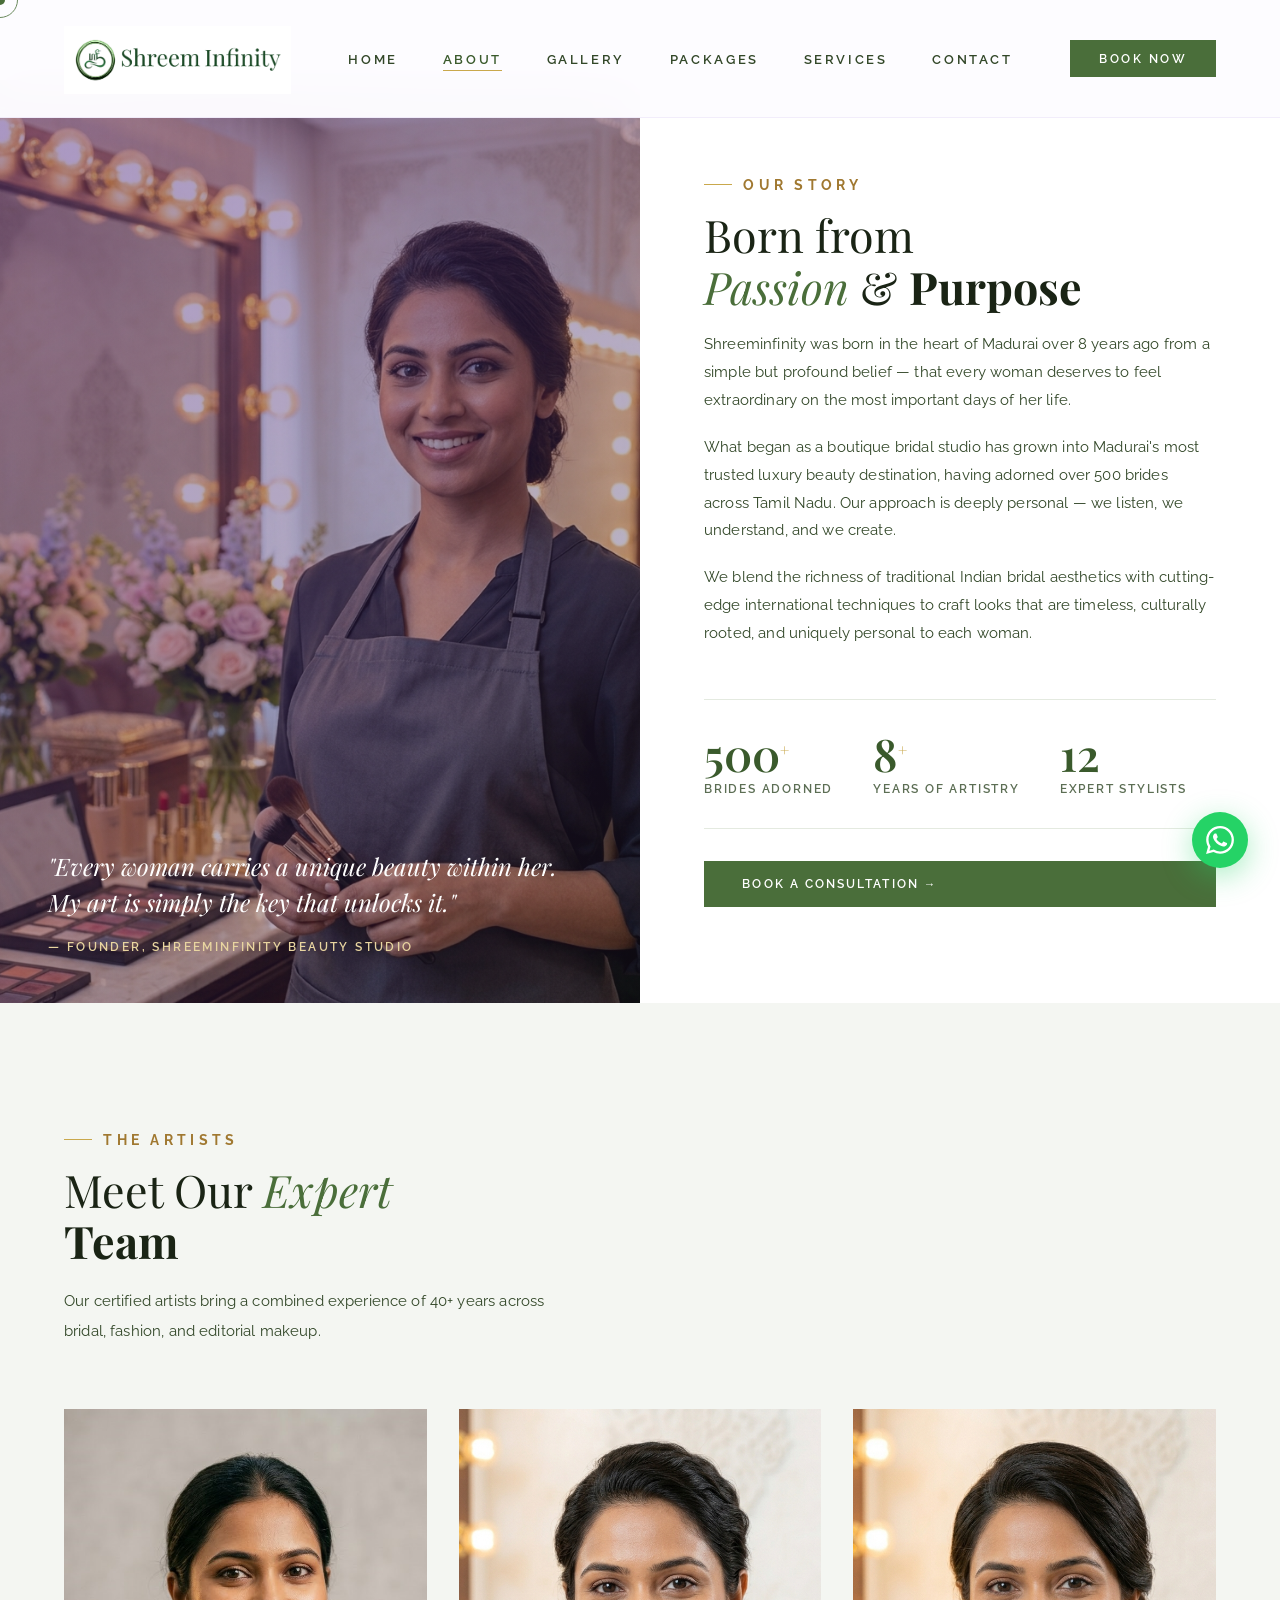
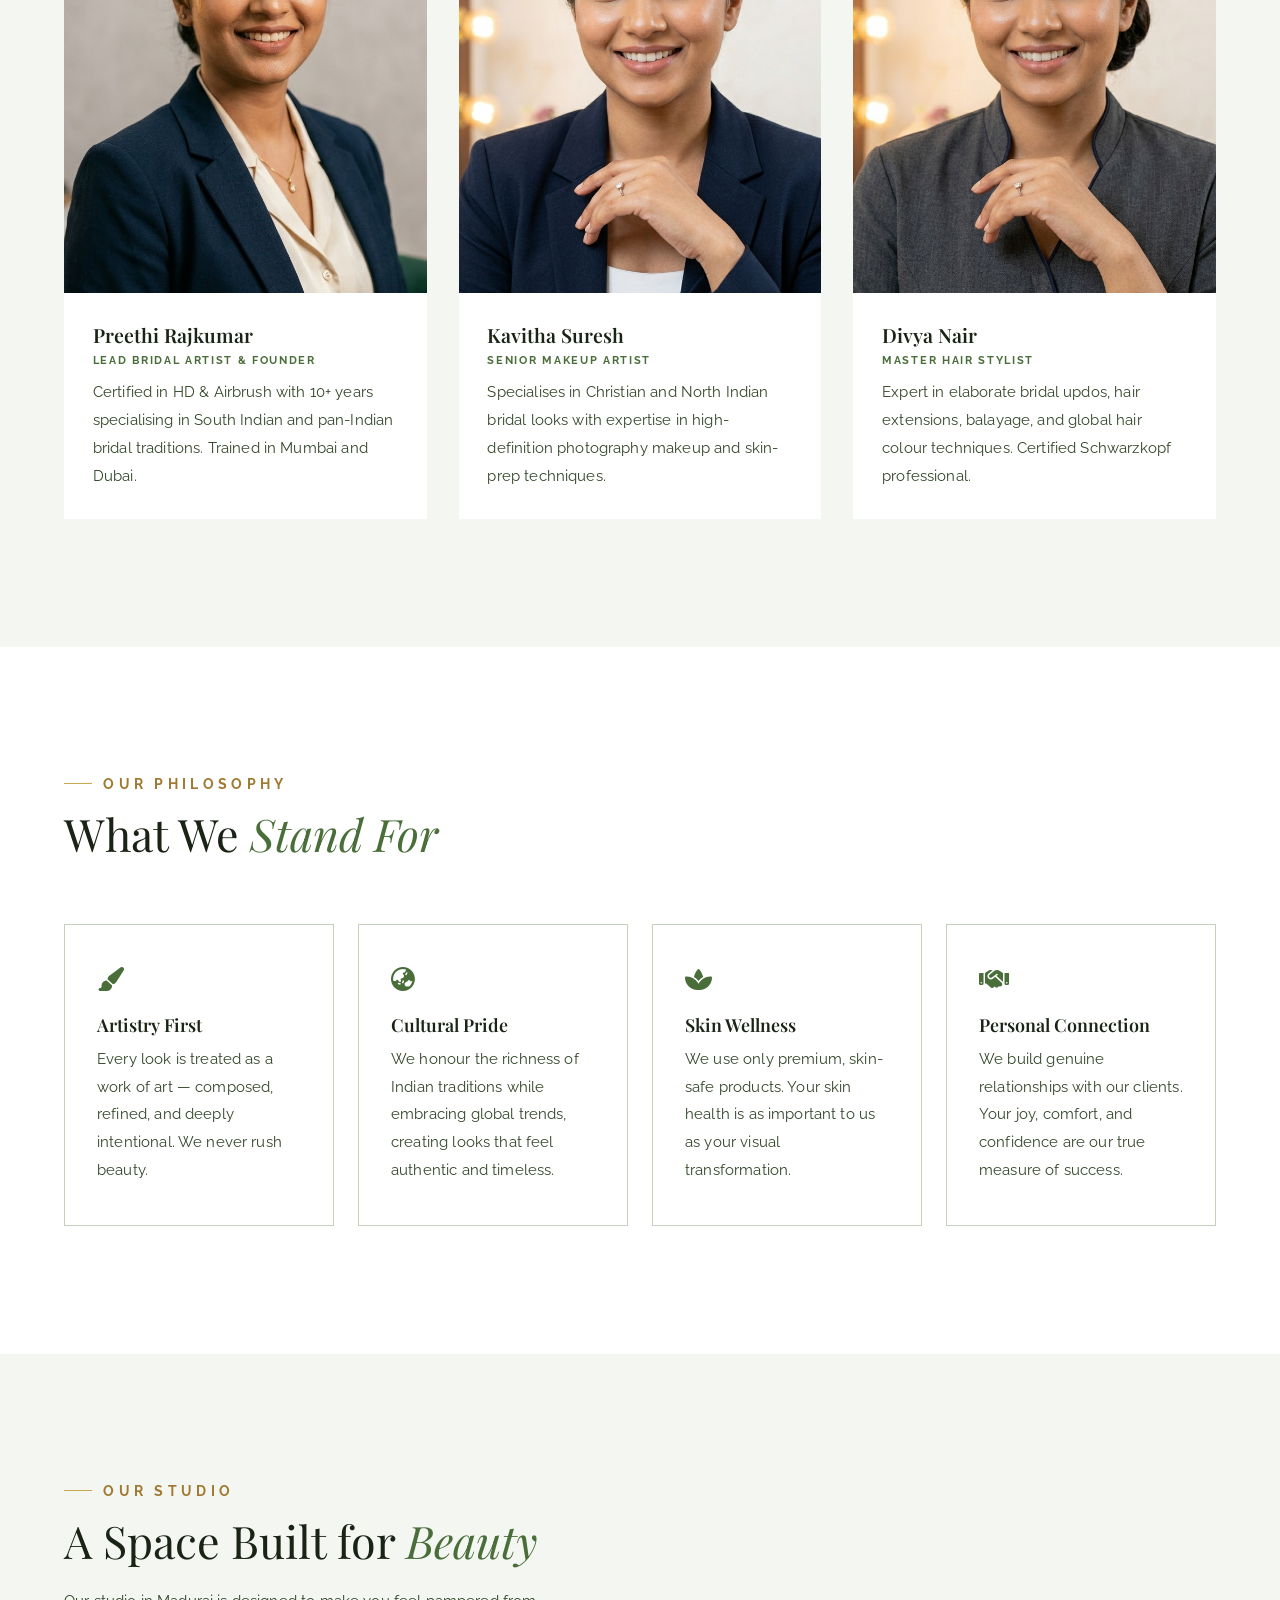
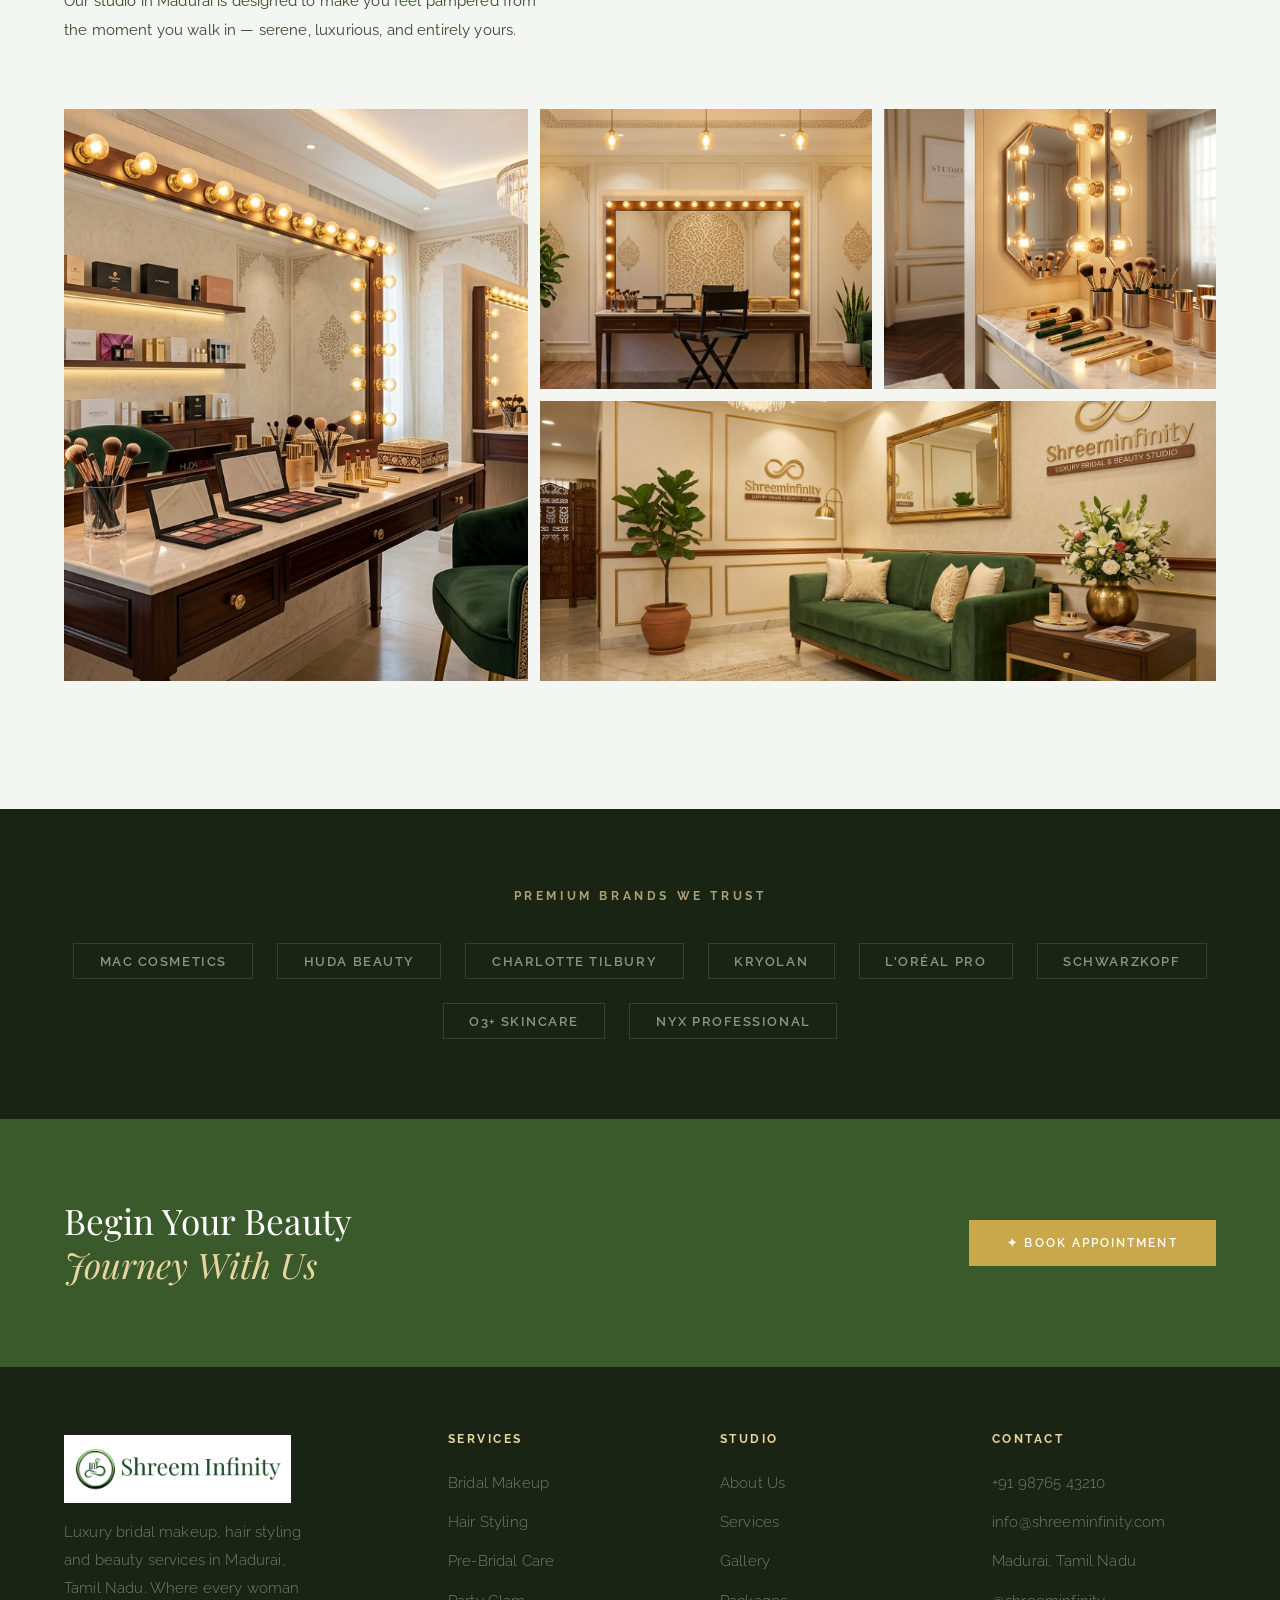
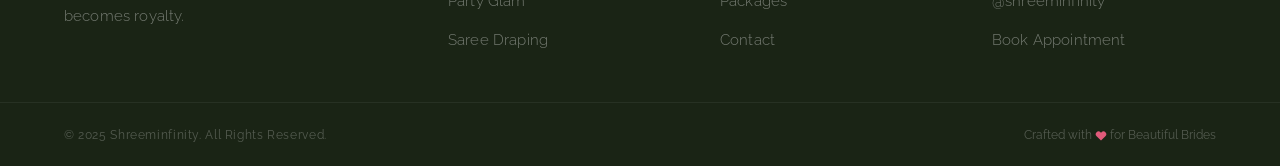
<file: about.html>
<!DOCTYPE html>
<html lang="en">
<head>
  <meta charset="UTF-8">
  <meta name="viewport" content="width=device-width, initial-scale=1.0">
  <title>About Us – Shreeminfinity Luxury Bridal & Beauty Studio</title>
  <link rel="preconnect" href="https://fonts.googleapis.com">
  <link rel="preconnect" href="https://fonts.gstatic.com" crossorigin>
  <link href="https://fonts.googleapis.com/css2?family=Playfair+Display:ital,wght@0,400;0,500;0,600;0,700;1,400;1,600&family=Raleway:wght@300;400;500;600;700&display=swap" rel="stylesheet">
  <link rel="stylesheet" href="https://cdnjs.cloudflare.com/ajax/libs/font-awesome/6.5.1/css/all.min.css">
  <link rel="stylesheet" href="index.css">
   <link rel="stylesheet" href="animation.css">
   <link rel="icon" type="image/png" href="./images/fav-icon.png">
</head>
<body>

  <!-- CUSTOM CURSOR -->
  <div class="cursor" id="cur"></div>
  <div class="cursor-ring" id="curRing"></div>

  <!-- WHATSAPP FLOAT -->
  <a href="https://wa.me/919876543210" target="_blank" class="wa-float" aria-label="WhatsApp">
    <svg viewBox="0 0 24 24" fill="white" xmlns="http://www.w3.org/2000/svg">
      <path d="M17.472 14.382c-.297-.149-1.758-.867-2.03-.967-.273-.099-.471-.148-.67.15-.197.297-.767.966-.94 1.164-.173.199-.347.223-.644.075-.297-.15-1.255-.463-2.39-1.475-.883-.788-1.48-1.761-1.653-2.059-.173-.297-.018-.458.13-.606.134-.133.298-.347.446-.52.149-.174.198-.298.298-.497.099-.198.05-.371-.025-.52-.075-.149-.669-1.612-.916-2.207-.242-.579-.487-.5-.669-.51-.173-.008-.371-.01-.57-.01-.198 0-.52.074-.792.372-.272.297-1.04 1.016-1.04 2.479 0 1.462 1.065 2.875 1.213 3.074.149.198 2.096 3.2 5.077 4.487.709.306 1.262.489 1.694.625.712.227 1.36.195 1.871.118.571-.085 1.758-.719 2.006-1.413.248-.694.248-1.289.173-1.413-.074-.124-.272-.198-.57-.347m-5.421 7.403h-.004a9.87 9.87 0 01-5.031-1.378l-.361-.214-3.741.982.998-3.648-.235-.374a9.86 9.86 0 01-1.51-5.26c.001-5.45 4.436-9.884 9.888-9.884 2.64 0 5.122 1.03 6.988 2.898a9.825 9.825 0 012.893 6.994c-.003 5.45-4.437 9.884-9.885 9.884m8.413-18.297A11.815 11.815 0 0012.05 0C5.495 0 .16 5.335.157 11.892c0 2.096.547 4.142 1.588 5.945L.057 24l6.305-1.654a11.882 11.882 0 005.683 1.448h.005c6.554 0 11.89-5.335 11.893-11.893a11.821 11.821 0 00-3.48-8.413z"/>
    </svg>
  </a>

  <!-- BACK TO TOP -->
   <button class="btt" id="btt" onclick="window.scrollTo({top:0,behavior:'smooth'})">↑</button>

  <!-- NAV -->
  <nav id="navbar">
  <div class="nav-inner">
    <a href="index.html">
      <img src="./images/logo.png" alt="Shreeminfinity" class="nav-logo">
    </a>
    <ul class="nav-links">
      <li><a href="index.html">Home</a></li>
      <li><a href="about.html" class="active">About</a></li>
      <li><a href="gallery.html">Gallery</a></li>
      <li><a href="ratecard.html">Packages</a></li>
      <li><a href="services.html">Services</a></li>
      <li><a href="contact.html">Contact</a></li>
    </ul>
    <a href="contact.html" class="nav-cta">Book Now</a>
    <div class="hamburger" id="ham" aria-label="Toggle menu" role="button">
      <span></span><span></span><span></span>
    </div>
  </div>
</nav>

  <!-- MOBILE MENU -->
  <div class="mob-menu" id="mobMenu" aria-hidden="true">
    <button class="mob-close" id="mobClose" aria-label="Close menu">×</button>
    <a href="index.html">Home</a>
    <a href="about.html" class="active">About</a>
    <a href="gallery.html">Gallery</a>
    <a href="ratecard.html">Packages</a>
    <a href="services.html">Services</a>
    <a href="contact.html">Contact</a>
    <a href="contact.html" class="mob-cta">Book Now</a>
  </div>

  <!-- ── HERO SPLIT ── -->
   <div class="about-hero-bg">
  <div class="about-hero">
    <div class="ah-img reveal-left">
      <img src="./images/about-img1.png" alt="Shreeminfinity Lead Artist">
      <div class="ah-img-overlay"></div>
      <div class="ah-img-quote">
        <blockquote>"Every woman carries a unique beauty within her. My art is simply the key that unlocks it."</blockquote>
        <cite>— Founder, Shreeminfinity Beauty Studio</cite>
      </div>
    </div>
    <div class="ah-content reveal-right">
      <div class="sec-label">Our Story</div>
      <h1 class="sec-title">Born from<br><em>Passion</em> & <strong>Purpose</strong></h1>
      <p class="body-text">Shreeminfinity was born in the heart of Madurai over 8 years ago from a simple but profound belief — that every woman deserves to feel extraordinary on the most important days of her life.</p>
      <p class="body-text">What began as a boutique bridal studio has grown into Madurai's most trusted luxury beauty destination, having adorned over 500 brides across Tamil Nadu. Our approach is deeply personal — we listen, we understand, and we create.</p>
      <p class="body-text">We blend the richness of traditional Indian bridal aesthetics with cutting-edge international techniques to craft looks that are timeless, culturally rooted, and uniquely personal to each woman.</p>
      <div class="stat-row">
        <div class="stat-item">
          <div class="num">500<sup>+</sup></div>
          <div class="lbl">Brides Adorned</div>
        </div>
        <div class="stat-item">
          <div class="num">8<sup>+</sup></div>
          <div class="lbl">Years of Artistry</div>
        </div>
        <div class="stat-item">
          <div class="num">12</div>
          <div class="lbl">Expert Stylists</div>
        </div>
      </div>
      <a href="contact.html" class="btn-lav">Book a Consultation →</a>
    </div>
  </div>
  </div>

  <!-- ── TEAM ── -->
  <section class="team-section">
    <div class="about-section-head reveal">
      <div class="sec-label">The Artists</div>
      <h2 class="sec-title">Meet Our <em>Expert</em><br><strong>Team</strong></h2>
      <p class="sec-sub">Our certified artists bring a combined experience of 40+ years across bridal, fashion, and editorial makeup.</p>
    </div>
    <div class="team-grid">
      <div class="team-card reveal">
        <div class="team-card-img">
          <img src="./images/about-img2.jpg" alt="Lead Bridal Artist">
          <div class="team-card-img-overlay"></div>
        </div>
        <div class="team-card-body">
          <div class="tc-name">Preethi Rajkumar</div>
          <div class="tc-role">Lead Bridal Artist & Founder</div>
          <div class="tc-desc">Certified in HD & Airbrush with 10+ years specialising in South Indian and pan-Indian bridal traditions. Trained in Mumbai and Dubai.</div>
        </div>
      </div>
      <div class="team-card reveal">
        <div class="team-card-img">
          <img src="./images/about-img3.png" alt="Senior Makeup Artist">
          <div class="team-card-img-overlay"></div>
        </div>
        <div class="team-card-body">
          <div class="tc-name">Kavitha Suresh</div>
          <div class="tc-role">Senior Makeup Artist</div>
          <div class="tc-desc">Specialises in Christian and North Indian bridal looks with expertise in high-definition photography makeup and skin-prep techniques.</div>
        </div>
      </div>
      <div class="team-card reveal">
        <div class="team-card-img">
          <img src="./images/about-img4.png" alt="Hair Specialist">
          <div class="team-card-img-overlay"></div>
        </div>
        <div class="team-card-body">
          <div class="tc-name">Divya Nair</div>
          <div class="tc-role">Master Hair Stylist</div>
          <div class="tc-desc">Expert in elaborate bridal updos, hair extensions, balayage, and global hair colour techniques. Certified Schwarzkopf professional.</div>
        </div>
      </div>
    </div>
  </section>

  <!-- ── VALUES ── -->
  <section class="values-section">
    <div class="about-section-head reveal">
      <div class="sec-label">Our Philosophy</div>
      <h2 class="sec-title">What We <em>Stand For</em></h2>
    </div>
    <div class="values-grid">
      <div class="val-card reveal">
        <div class="val-icon"><i class="fa-solid fa-paintbrush"></i></div>
        <div class="val-name">Artistry First</div>
        <div class="val-desc">Every look is treated as a work of art — composed, refined, and deeply intentional. We never rush beauty.</div>
      </div>
      <div class="val-card reveal">
        <div class="val-icon"><i class="fa-solid fa-earth-asia"></i></div>
        <div class="val-name">Cultural Pride</div>
        <div class="val-desc">We honour the richness of Indian traditions while embracing global trends, creating looks that feel authentic and timeless.</div>
      </div>
      <div class="val-card reveal">
        <div class="val-icon"><i class="fa-solid fa-spa"></i></div>
        <div class="val-name">Skin Wellness</div>
        <div class="val-desc">We use only premium, skin-safe products. Your skin health is as important to us as your visual transformation.</div>
      </div>
      <div class="val-card reveal">
        <div class="val-icon"><i class="fa-solid fa-handshake"></i></div>
        <div class="val-name">Personal Connection</div>
        <div class="val-desc">We build genuine relationships with our clients. Your joy, comfort, and confidence are our true measure of success.</div>
      </div>
    </div>
  </section>

  <!-- ── STUDIO IMAGES ── -->
  <section class="studio-section">
    <div class="about-section-head reveal">
      <div class="sec-label">Our Studio</div>
      <h2 class="sec-title">A Space Built for <em>Beauty</em></h2>
      <p class="sec-sub">Our studio in Madurai is designed to make you feel pampered from the moment you walk in — serene, luxurious, and entirely yours.</p>
    </div>
    <div class="studio-grid">
      <div class="sg-a reveal"><img src="./images/banner.png" alt="Beauty Studio Interior"></div>
      <div class="sg-b reveal"><img src="./images/about-img5.png" alt="Skincare Products"></div>
      <div class="sg-c reveal"><img src="./images/about-img6.jpg" alt="Makeup Collection"></div>
      <div class="sg-d reveal"><img src="./images/about-img7.png" alt="Studio Session"></div>
    </div>
  </section>

  <!-- ── BRANDS ── -->
  <div class="brands-section">
    <div class="brands-label">Premium Brands We Trust</div>
    <div class="brands-row">
      <div class="brand-pill">MAC Cosmetics</div>
      <div class="brand-pill">Huda Beauty</div>
      <div class="brand-pill">Charlotte Tilbury</div>
      <div class="brand-pill">Kryolan</div>
      <div class="brand-pill">L'Oréal Pro</div>
      <div class="brand-pill">Schwarzkopf</div>
      <div class="brand-pill">O3+ Skincare</div>
      <div class="brand-pill">NYX Professional</div>
    </div>
  </div>

  <!-- ── CTA BAND ── -->
  <div class="cta-band">
    <div class="cta-band-inner">
    <h2>Begin Your Beauty<br><em>Journey With Us</em></h2>
    <a href="contact.html" class="btn-gold">✦ Book Appointment</a>
    </div>
  </div>

  <!-- ── FOOTER ── -->
   <footer>
    <div class="footer-top">
      <div>
        <div class="foot-brand-name"> 
          <img src="./images/logo.png" alt="" class="nav-logo">
        </div>
        <p class="foot-brand-desc">Luxury bridal makeup, hair styling and beauty services in Madurai, Tamil Nadu. Where every woman becomes royalty.</p>
      </div>
      <div>
        <div class="foot-col-title">Services</div>
        <ul class="foot-links">
          <li><a href="services.html#bridal-makeup">Bridal Makeup</a></li>
          <li><a href="services.html#hair-styling">Hair Styling</a></li>
          <li><a href="services.html#pre-bridal-care">Pre-Bridal Care</a></li>
          <li><a href="services.html#party-glam">Party Glam</a></li>
          <li><a href="services.html#saree-draping">Saree Draping</a></li>
        </ul>
      </div>
      <div>
        <div class="foot-col-title">Studio</div>
        <ul class="foot-links">
          <li><a href="about.html">About Us</a></li>
          <li><a href="services.html">Services</a></li>
          <li><a href="gallery.html">Gallery</a></li>
          <li><a href="ratecard.html">Packages</a></li>
          <li><a href="contact.html">Contact</a></li>
        </ul>
      </div>
      <div>
        <div class="foot-col-title">Contact</div>
        <ul class="foot-links">
          <li><a href="#">+91 98765 43210</a></li>
          <li><a href="#">info@shreeminfinity.com</a></li>
          <li><a href="#">Madurai, Tamil Nadu</a></li>
          <li><a href="#">@shreeminfinity</a></li>
          <li><a href="contact.html">Book Appointment</a></li>
        </ul>
      </div>
    </div>
    <div class="footer-bottom">
      <div class="foot-copy">© 2025 Shreeminfinity. All Rights Reserved.</div>
      <div class="foot-love">Crafted with
        <svg viewBox="0 0 24 24" fill="currentColor" style="width:12px;height:12px;display:inline;vertical-align:middle;color:#e05a7a;">
          <path d="M20.84 4.61a5.5 5.5 0 0 0-7.78 0L12 5.67l-1.06-1.06a5.5 5.5 0 0 0-7.78 7.78l1.06 1.06L12 21.23l7.78-7.78 1.06-1.06a5.5 5.5 0 0 0 0-7.78z"/>
        </svg>
        for Beautiful Brides
      </div>
    </div>
  </footer>

  <script src="main.js"></script>
</body>
</html>
</file>
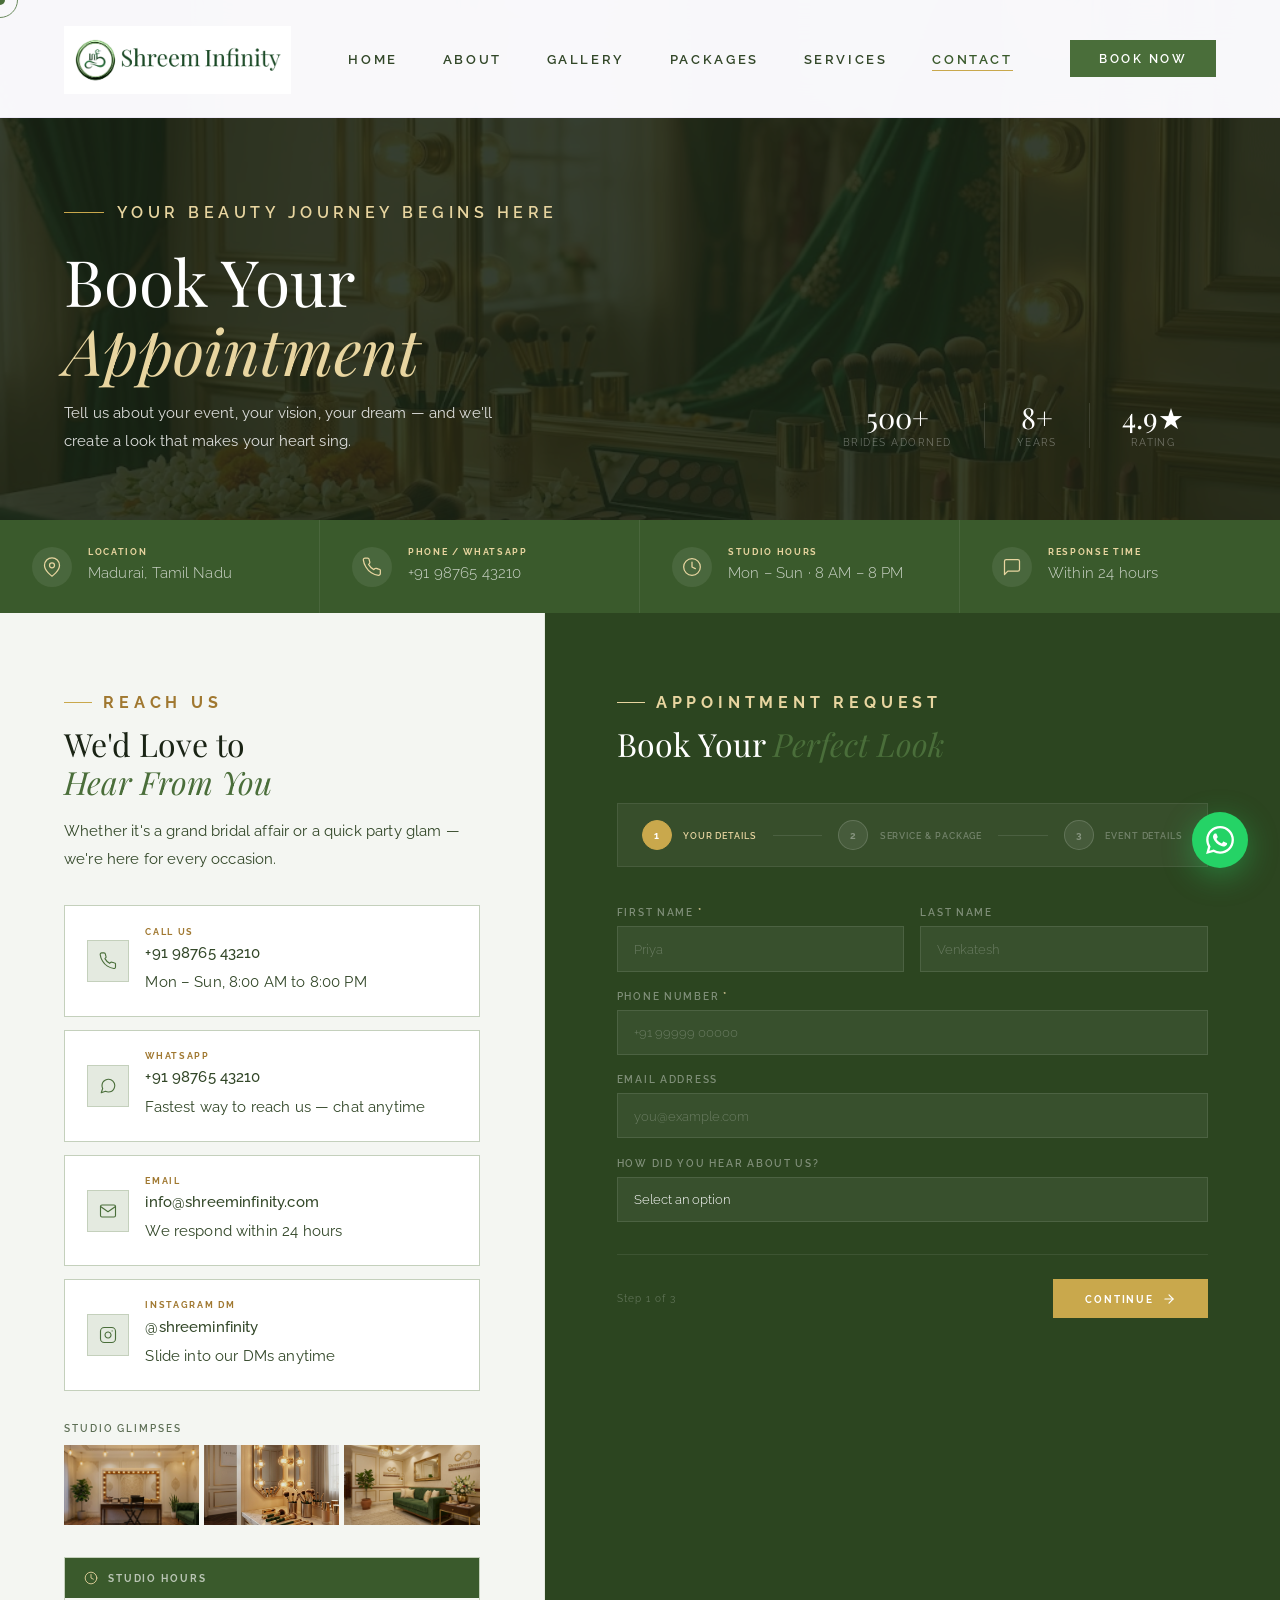
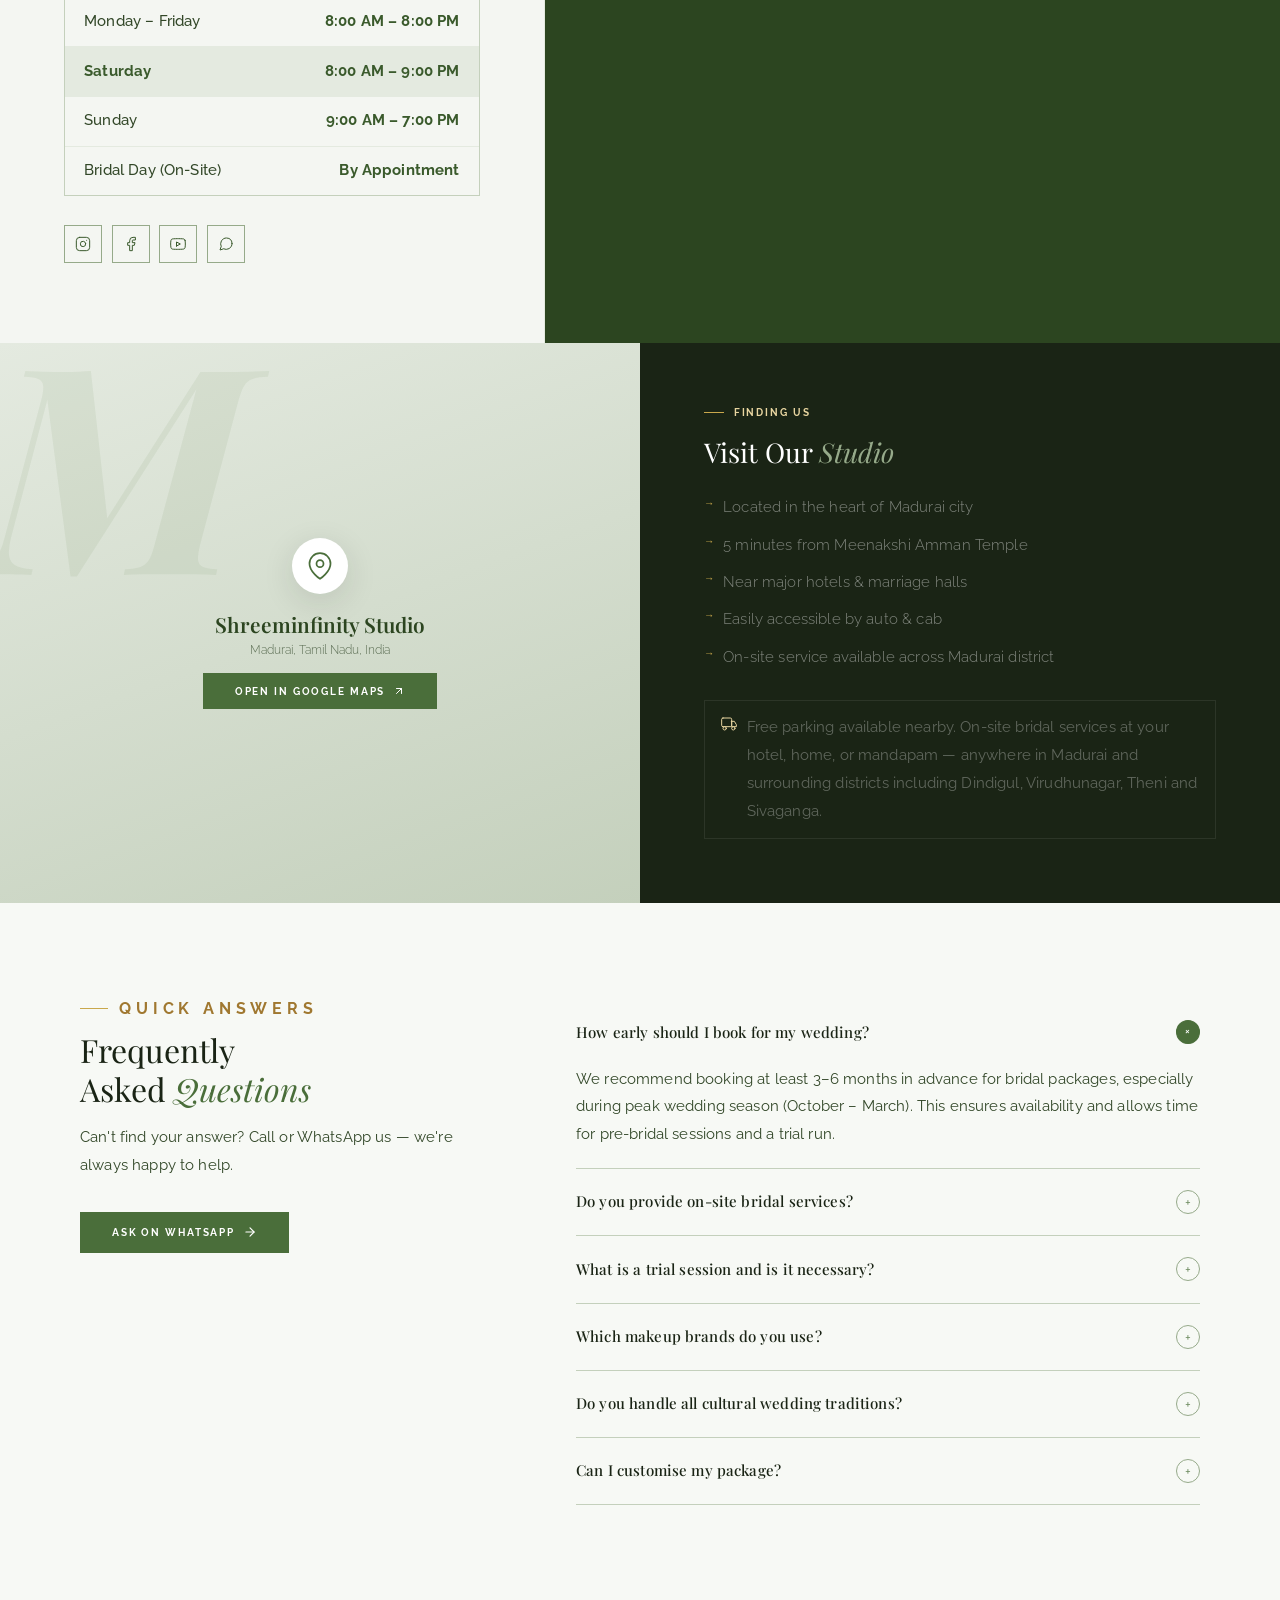
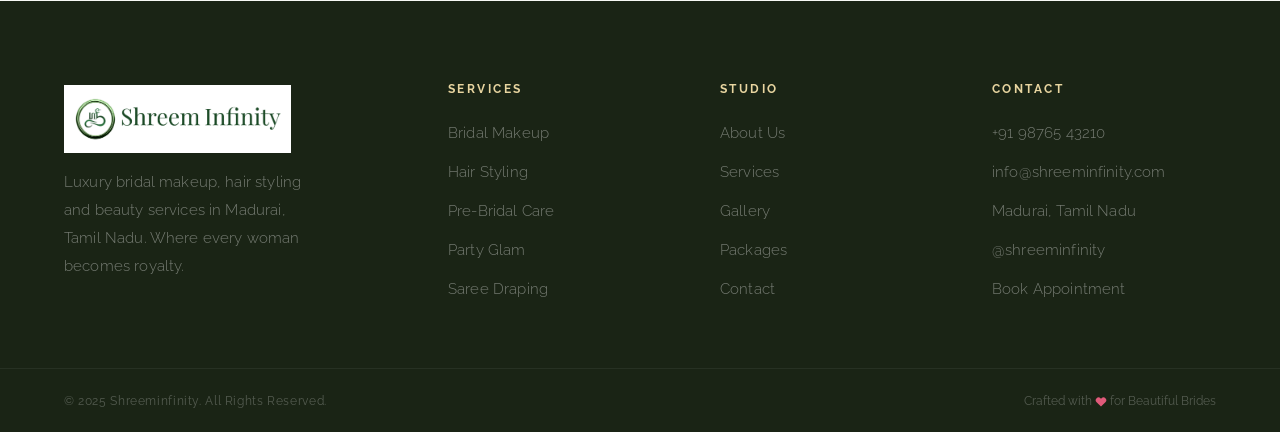
<file: contact.html>
<!DOCTYPE html>
<html lang="en">
<head>
<meta charset="UTF-8">
<meta name="viewport" content="width=device-width, initial-scale=1.0">
<title>Book an Appointment – Shreeminfinity | Madurai</title>
<meta name="description" content="Book your bridal or beauty appointment with Shreeminfinity — Madurai's finest luxury beauty studio.">
<link href="https://fonts.googleapis.com/css2?family=Playfair+Display:ital,wght@0,400;0,500;0,600;0,700;1,400;1,600&family=Raleway:wght@300;400;500;600;700&display=swap" rel="stylesheet">
<link rel="stylesheet" href="contact.css">
 <link rel="stylesheet" href="animation.css">
 <link rel="icon" type="image/png" href="./images/fav-icon.png">
</head>
<body>

<!-- PRELOADER -->


<!-- CURSOR -->
<div class="cursor" id="cur"></div>
<div class="cursor-ring" id="curRing"></div>

<!-- WHATSAPP -->
<a href="https://wa.me/919876543210" target="_blank" class="wa-float" aria-label="WhatsApp">
  <svg viewBox="0 0 24 24" fill="white"><path d="M17.472 14.382c-.297-.149-1.758-.867-2.03-.967-.273-.099-.471-.148-.67.15-.197.297-.767.966-.94 1.164-.173.199-.347.223-.644.075-.297-.15-1.255-.463-2.39-1.475-.883-.788-1.48-1.761-1.653-2.059-.173-.297-.018-.458.13-.606.134-.133.298-.347.446-.52.149-.174.198-.298.298-.497.099-.198.05-.371-.025-.52-.075-.149-.669-1.612-.916-2.207-.242-.579-.487-.5-.669-.51-.173-.008-.371-.01-.57-.01-.198 0-.52.074-.792.372-.272.297-1.04 1.016-1.04 2.479 0 1.462 1.065 2.875 1.213 3.074.149.198 2.096 3.2 5.077 4.487.709.306 1.262.489 1.694.625.712.227 1.36.195 1.871.118.571-.085 1.758-.719 2.006-1.413.248-.694.248-1.289.173-1.413-.074-.124-.272-.198-.57-.347m-5.421 7.403h-.004a9.87 9.87 0 01-5.031-1.378l-.361-.214-3.741.982.998-3.648-.235-.374a9.86 9.86 0 01-1.51-5.26c.001-5.45 4.436-9.884 9.888-9.884 2.64 0 5.122 1.03 6.988 2.898a9.825 9.825 0 012.893 6.994c-.003 5.45-4.437 9.884-9.885 9.884m8.413-18.297A11.815 11.815 0 0012.05 0C5.495 0 .16 5.335.157 11.892c0 2.096.547 4.142 1.588 5.945L.057 24l6.305-1.654a11.882 11.882 0 005.683 1.448h.005c6.554 0 11.89-5.335 11.893-11.893a11.821 11.821 0 00-3.48-8.413z"/></svg>
</a>

<!-- BACK TO TOP -->
   <button class="btt" id="btt" onclick="window.scrollTo({top:0,behavior:'smooth'})">↑</button>

<!-- NAV -->
<!-- <nav id="navbar">
   <a href="index.html">
  <img src="./images/logo.png" alt="Shreeminfinity" class="nav-logo">
</a>
    <ul class="nav-links">
      <li><a href="index.html">Home</a></li>
      <li><a href="about.html">About</a></li>
      <li><a href="gallery.html">Gallery</a></li>
      <li><a href="ratecard.html">Packages</a></li>
      <li><a href="services.html">Services</a></li>
      <li><a href="contact.html"  class="active">Contact</a></li>
    </ul>
    <a href="contact.html" class="nav-cta">Book Now</a>
    <div class="hamburger" id="ham" aria-label="Toggle menu" role="button">
      <span></span>
      <span></span>
      <span></span>
    </div>
  </nav> -->
<nav id="navbar">
  <div class="nav-inner">
    <a href="index.html">
      <img src="./images/logo.png" alt="Shreeminfinity" class="nav-logo">
    </a>
    <ul class="nav-links">
      <li><a href="index.html">Home</a></li>
      <li><a href="about.html">About</a></li>
      <li><a href="gallery.html">Gallery</a></li>
      <li><a href="ratecard.html">Packages</a></li>
      <li><a href="services.html">Services</a></li>
      <li><a href="contact.html"class="active">Contact</a></li>
    </ul>
    <a href="contact.html" class="nav-cta">Book Now</a>
    <div class="hamburger" id="ham" aria-label="Toggle menu" role="button">
      <span></span><span></span><span></span>
    </div>
  </div>
</nav>
<!-- MOBILE MENU -->
<div class="mob-menu" id="mobMenu">
  <button class="mob-close" id="mobClose">×</button>
  <a href="index.html">Home</a>
  <a href="about.html">About</a>
  <a href="gallery.html">Gallery</a>
  <a href="ratecard.html">Packages</a>
  <a href="services.html">Services</a>
  <a href="contact.html">Book Now</a>
</div>

<!-- PAGE HERO -->
<section class="page-hero">
  <div class="page-hero-bg">
    <img class="page-hero-bg" src="./images/contact-banner.jpg" alt="Bridal Studio">
  </div>
  <!-- <div class="breadcrumb">
    <a href="index.html">Home</a>
    <span class="sep">✦</span>
    <span class="current">Contact & Booking</span>
  </div> -->
  <div class="page-hero-content">
    <div class="page-hero-left reveal">
      <div class="page-eyebrow">
        <span class="page-eyebrow-line"></span>
        <span class="page-eyebrow-text">Your Beauty Journey Begins Here</span>
      </div>
      <h1 class="page-hero-title">Book Your<br><em>Appointment</em></h1>
      <p class="page-hero-sub">Tell us about your event, your vision, your dream — and we'll create a look that makes your heart sing.</p>
    </div>
    <div class="page-hero-stats reveal">
      <div class="ph-stat">
        <div class="ph-stat-num">500+</div>
        <div class="ph-stat-label">Brides Adorned</div>
      </div>
      <div class="ph-stat">
        <div class="ph-stat-num">8+</div>
        <div class="ph-stat-label">Years</div>
      </div>
      <div class="ph-stat">
        <div class="ph-stat-num">4.9★</div>
        <div class="ph-stat-label">Rating</div>
      </div>
    </div>
  </div>
</section>

<!-- INFO STRIP -->
<div class="info-strip">
  <div class="info-strip-inner">
    <div class="istrip-item">
      <div class="istrip-icon">
        <svg width="20" height="20" viewBox="0 0 24 24" fill="none" stroke="var(--gold-light)" stroke-width="1.5" stroke-linecap="round" stroke-linejoin="round">
          <path d="M21 10c0 7-9 13-9 13s-9-6-9-13a9 9 0 0 1 18 0z"/><circle cx="12" cy="10" r="3"/>
        </svg>
      </div>
      <div>
        <div class="istrip-label">Location</div>
        <div class="istrip-val">Madurai, Tamil Nadu</div>
      </div>
    </div>
    <div class="istrip-item">
      <div class="istrip-icon">
        <svg width="20" height="20" viewBox="0 0 24 24" fill="none" stroke="var(--gold-light)" stroke-width="1.5" stroke-linecap="round" stroke-linejoin="round">
          <path d="M22 16.92v3a2 2 0 0 1-2.18 2 19.79 19.79 0 0 1-8.63-3.07A19.5 19.5 0 0 1 4.69 12 19.79 19.79 0 0 1 1.61 3.42 2 2 0 0 1 3.6 1.24h3a2 2 0 0 1 2 1.72c.127.96.361 1.903.7 2.81a2 2 0 0 1-.45 2.11L7.91 8.82a16 16 0 0 0 6.29 6.29l.95-.95a2 2 0 0 1 2.11-.45c.907.339 1.85.573 2.81.7A2 2 0 0 1 22 16.92z"/>
        </svg>
      </div>
      <div>
        <div class="istrip-label">Phone / WhatsApp</div>
        <div class="istrip-val">+91 98765 43210</div>
      </div>
    </div>
    <div class="istrip-item">
      <div class="istrip-icon">
        <svg width="20" height="20" viewBox="0 0 24 24" fill="none" stroke="var(--gold-light)" stroke-width="1.5" stroke-linecap="round" stroke-linejoin="round">
          <circle cx="12" cy="12" r="10"/><path d="M12 6v6l4 2"/>
        </svg>
      </div>
      <div>
        <div class="istrip-label">Studio Hours</div>
        <div class="istrip-val">Mon – Sun · 8 AM – 8 PM</div>
      </div>
    </div>
    <div class="istrip-item">
      <div class="istrip-icon">
        <svg width="20" height="20" viewBox="0 0 24 24" fill="none" stroke="var(--gold-light)" stroke-width="1.5" stroke-linecap="round" stroke-linejoin="round">
          <path d="M21 15a2 2 0 0 1-2 2H7l-4 4V5a2 2 0 0 1 2-2h14a2 2 0 0 1 2 2z"/>
        </svg>
      </div>
      <div>
        <div class="istrip-label">Response Time</div>
        <div class="istrip-val">Within 24 hours</div>
      </div>
    </div>
  </div>
</div>

<!-- MAIN CONTENT -->
<div class="contact-main">

  <!-- LEFT PANEL -->
  <div class="contact-left">
    <div class="reveal-left">
      <div class="sec-label">Reach Us</div>
      <h2 class="sec-title">We'd Love to<br><em>Hear From You</em></h2>
      <p class="sec-sub">Whether it's a grand bridal affair or a quick party glam — we're here for every occasion.</p>
    </div>

    <div class="contact-cards reveal">
      <a href="tel:+919876543210" class="ccard">
        <div class="ccard-icon">
          <svg width="18" height="18" viewBox="0 0 24 24" fill="none" stroke="var(--lav-500)" stroke-width="1.5" stroke-linecap="round" stroke-linejoin="round">
            <path d="M22 16.92v3a2 2 0 0 1-2.18 2 19.79 19.79 0 0 1-8.63-3.07A19.5 19.5 0 0 1 4.69 12 19.79 19.79 0 0 1 1.61 3.42 2 2 0 0 1 3.6 1.24h3a2 2 0 0 1 2 1.72c.127.96.361 1.903.7 2.81a2 2 0 0 1-.45 2.11L7.91 8.82a16 16 0 0 0 6.29 6.29l.95-.95a2 2 0 0 1 2.11-.45c.907.339 1.85.573 2.81.7A2 2 0 0 1 22 16.92z"/>
          </svg>
        </div>
        <div>
          <div class="ccard-label">Call Us</div>
          <div class="ccard-val">+91 98765 43210</div>
          <div class="ccard-hint">Mon – Sun, 8:00 AM to 8:00 PM</div>
        </div>
      </a>
      <a href="https://wa.me/919876543210" target="_blank" class="ccard">
        <div class="ccard-icon">
          <svg width="18" height="18" viewBox="0 0 24 24" fill="none" stroke="var(--lav-500)" stroke-width="1.5" stroke-linecap="round" stroke-linejoin="round">
            <path d="M21 11.5a8.38 8.38 0 0 1-.9 3.8 8.5 8.5 0 0 1-7.6 4.7 8.38 8.38 0 0 1-3.8-.9L3 21l1.9-5.7a8.38 8.38 0 0 1-.9-3.8 8.5 8.5 0 0 1 4.7-7.6 8.38 8.38 0 0 1 3.8-.9h.5a8.48 8.48 0 0 1 8 8v.5z"/>
          </svg>
        </div>
        <div>
          <div class="ccard-label">WhatsApp</div>
          <div class="ccard-val">+91 98765 43210</div>
          <div class="ccard-hint">Fastest way to reach us — chat anytime</div>
        </div>
      </a>
      <a href="mailto:info@shreeminfinity.com" class="ccard">
        <div class="ccard-icon">
          <svg width="18" height="18" viewBox="0 0 24 24" fill="none" stroke="var(--lav-500)" stroke-width="1.5" stroke-linecap="round" stroke-linejoin="round">
            <path d="M4 4h16c1.1 0 2 .9 2 2v12c0 1.1-.9 2-2 2H4c-1.1 0-2-.9-2-2V6c0-1.1.9-2 2-2z"/>
            <polyline points="22,6 12,13 2,6"/>
          </svg>
        </div>
        <div>
          <div class="ccard-label">Email</div>
          <div class="ccard-val">info@shreeminfinity.com</div>
          <div class="ccard-hint">We respond within 24 hours</div>
        </div>
      </a>
      <a href="#" class="ccard">
        <div class="ccard-icon">
          <svg width="18" height="18" viewBox="0 0 24 24" fill="none" stroke="var(--lav-500)" stroke-width="1.5" stroke-linecap="round" stroke-linejoin="round">
            <rect x="2" y="2" width="20" height="20" rx="5" ry="5"/>
            <path d="M16 11.37A4 4 0 1 1 12.63 8 4 4 0 0 1 16 11.37z"/>
            <line x1="17.5" y1="6.5" x2="17.51" y2="6.5"/>
          </svg>
        </div>
        <div>
          <div class="ccard-label">Instagram DM</div>
          <div class="ccard-val">@shreeminfinity</div>
          <div class="ccard-hint">Slide into our DMs anytime</div>
        </div>
      </a>
    </div>

    <div class="studio-photos reveal">
      <div class="studio-photos-label">Studio Glimpses</div>
      <div class="studio-photos-row">
        <div class="sphoto"><img src="./images/about-img5.png" alt="Studio" loading="lazy"></div>
        <div class="sphoto"><img src="./images/about-img6.jpg" alt="Makeup" loading="lazy"></div>
        <div class="sphoto"><img src="./images/about-img7.png" alt="Hair" loading="lazy"></div>
      </div>
    </div>

    <div class="hours-table reveal">
      <div class="hours-head">
        <svg width="14" height="14" viewBox="0 0 24 24" fill="none" stroke="var(--gold-light)" stroke-width="1.5" stroke-linecap="round" stroke-linejoin="round"><circle cx="12" cy="12" r="10"/><path d="M12 6v6l4 2"/></svg>
        Studio Hours
      </div>
      <div class="hours-row"><span class="hours-day">Monday – Friday</span><span class="hours-time">8:00 AM – 8:00 PM</span></div>
      <div class="hours-row"><span class="hours-day">Saturday</span><span class="hours-time">8:00 AM – 9:00 PM</span></div>
      <div class="hours-row"><span class="hours-day">Sunday</span><span class="hours-time">9:00 AM – 7:00 PM</span></div>
      <div class="hours-row"><span class="hours-day">Bridal Day (On-Site)</span><span class="hours-time">By Appointment</span></div>
    </div>

    <div class="social-row reveal">
      <a href="#" class="sbtn" title="Instagram">
        <svg width="16" height="16" viewBox="0 0 24 24" fill="none" stroke="currentColor" stroke-width="1.5" stroke-linecap="round" stroke-linejoin="round">
          <rect x="2" y="2" width="20" height="20" rx="5" ry="5"/>
          <path d="M16 11.37A4 4 0 1 1 12.63 8 4 4 0 0 1 16 11.37z"/>
          <line x1="17.5" y1="6.5" x2="17.51" y2="6.5"/>
        </svg>
      </a>
      <a href="#" class="sbtn" title="Facebook">
        <svg width="16" height="16" viewBox="0 0 24 24" fill="none" stroke="currentColor" stroke-width="1.5" stroke-linecap="round" stroke-linejoin="round">
          <path d="M18 2h-3a5 5 0 0 0-5 5v3H7v4h3v8h4v-8h3l1-4h-4V7a1 1 0 0 1 1-1h3z"/>
        </svg>
      </a>
      <a href="#" class="sbtn" title="YouTube">
        <svg width="16" height="16" viewBox="0 0 24 24" fill="none" stroke="currentColor" stroke-width="1.5" stroke-linecap="round" stroke-linejoin="round">
          <path d="M22.54 6.42a2.78 2.78 0 0 0-1.95-1.96C18.88 4 12 4 12 4s-6.88 0-8.59.46A2.78 2.78 0 0 0 1.46 6.42 29 29 0 0 0 1 12a29 29 0 0 0 .46 5.58A2.78 2.78 0 0 0 3.41 19.6C5.12 20 12 20 12 20s6.88 0 8.59-.46a2.78 2.78 0 0 0 1.95-1.95A29 29 0 0 0 23 12a29 29 0 0 0-.46-5.58z"/>
          <polygon points="9.75 15.02 15.5 12 9.75 8.98 9.75 15.02"/>
        </svg>
      </a>
      <a href="https://wa.me/919876543210" class="sbtn" title="WhatsApp">
        <svg width="16" height="16" viewBox="0 0 24 24" fill="none" stroke="currentColor" stroke-width="1.5" stroke-linecap="round" stroke-linejoin="round">
          <path d="M21 11.5a8.38 8.38 0 0 1-.9 3.8 8.5 8.5 0 0 1-7.6 4.7 8.38 8.38 0 0 1-3.8-.9L3 21l1.9-5.7a8.38 8.38 0 0 1-.9-3.8 8.5 8.5 0 0 1 4.7-7.6 8.38 8.38 0 0 1 3.8-.9h.5a8.48 8.48 0 0 1 8 8v.5z"/>
        </svg>
      </a>
    </div>
  </div>

  <!-- RIGHT PANEL — FORM -->
  <div class="contact-right" id="booking-form">
    <div class="form-header">
      <div class="sec-label">Appointment Request</div>
      <h2 class="sec-title">Book Your <em>Perfect Look</em></h2>
    </div>

    <!-- Progress -->
    <div class="form-progress" id="formProgress">
      <div class="fp-step">
        <div class="fp-dot active" id="dot1">1</div>
        <span class="fp-label active" id="lbl1">Your Details</span>
      </div>
      <div class="fp-line" id="line12"></div>
      <div class="fp-step">
        <div class="fp-dot" id="dot2">2</div>
        <span class="fp-label" id="lbl2">Service & Package</span>
      </div>
      <div class="fp-line" id="line23"></div>
      <div class="fp-step">
        <div class="fp-dot" id="dot3">3</div>
        <span class="fp-label" id="lbl3">Event Details</span>
      </div>
    </div>

    <!-- STEP 1 -->
    <div class="form-step active" id="step1">
      <div class="frow">
        <div class="fgroup">
          <label>First Name <span class="req">*</span></label>
          <input type="text" id="fname" placeholder="Priya">
        </div>
        <div class="fgroup">
          <label>Last Name</label>
          <input type="text" id="lname" placeholder="Venkatesh">
        </div>
      </div>
      <div class="fgroup">
        <label>Phone Number <span class="req">*</span></label>
        <input type="tel" id="phone" placeholder="+91 99999 00000">
      </div>
      <div class="fgroup">
        <label>Email Address</label>
        <input type="email" id="email" placeholder="you@example.com">
      </div>
      <div class="fgroup">
        <label>How did you hear about us?</label>
        <select id="source">
          <option value="">Select an option</option>
          <option>Instagram</option>
          <option>Facebook</option>
          <option>Word of mouth / Friend</option>
          <option>Google Search</option>
          <option>Previous client</option>
          <option>YouTube</option>
          <option>Wedding portal</option>
        </select>
      </div>
      <div class="step-nav">
        <span class="step-count">Step 1 of 3</span>
        <button class="btn-next" onclick="nextStep(2)">
          Continue
          <svg width="14" height="14" viewBox="0 0 24 24" fill="none" stroke="currentColor" stroke-width="2" stroke-linecap="round" stroke-linejoin="round"><line x1="5" y1="12" x2="19" y2="12"/><polyline points="12 5 19 12 12 19"/></svg>
        </button>
      </div>
    </div>

    <!-- STEP 2 -->
    <div class="form-step" id="step2">
      <div class="fgroup">
        <label>Service Required <span class="req">*</span> <span style="color:rgba(255,255,255,0.3);font-weight:300;text-transform:none;letter-spacing:0;">(select all that apply)</span></label>
        <div class="service-grid">
          <div class="svc-opt" onclick="toggleSvc(this)">
            <span class="svc-opt-icon">
              <svg width="16" height="16" viewBox="0 0 24 24" fill="none" stroke="currentColor" stroke-width="1.5" stroke-linecap="round" stroke-linejoin="round"><path d="M6 3h12l4 6-10 13L2 9z"/><path d="M11 3L8 9l4 13 4-13-3-6"/><path d="M2 9h20"/></svg>
            </span>
            <span class="svc-opt-name">Bridal Makeup</span>
          </div>
          <div class="svc-opt" onclick="toggleSvc(this)">
            <span class="svc-opt-icon">
              <svg width="16" height="16" viewBox="0 0 24 24" fill="none" stroke="currentColor" stroke-width="1.5" stroke-linecap="round" stroke-linejoin="round"><circle cx="6" cy="6" r="3"/><circle cx="6" cy="18" r="3"/><line x1="20" y1="4" x2="8.12" y2="15.88"/><line x1="14.47" y1="14.48" x2="20" y2="20"/><line x1="8.12" y1="8.12" x2="12" y2="12"/></svg>
            </span>
            <span class="svc-opt-name">Hair Styling</span>
          </div>
          <div class="svc-opt" onclick="toggleSvc(this)">
            <span class="svc-opt-icon">
              <svg width="16" height="16" viewBox="0 0 24 24" fill="none" stroke="currentColor" stroke-width="1.5" stroke-linecap="round" stroke-linejoin="round"><path d="M12 2a4 4 0 0 1 4 4 4 4 0 0 1-4 4 4 4 0 0 1-4-4 4 4 0 0 1 4-4z"/><path d="M12 14a4 4 0 0 1 4 4 4 4 0 0 1-4 4 4 4 0 0 1-4-4 4 4 0 0 1 4-4z"/><path d="M2 12a4 4 0 0 1 4-4 4 4 0 0 1 4 4 4 4 0 0 1-4 4 4 4 0 0 1-4-4z"/><path d="M14 12a4 4 0 0 1 4-4 4 4 0 0 1 4 4 4 4 0 0 1-4 4 4 4 0 0 1-4-4z"/></svg>
            </span>
            <span class="svc-opt-name">Pre-Bridal Ritual</span>
          </div>
          <div class="svc-opt" onclick="toggleSvc(this)">
            <span class="svc-opt-icon">
              <svg width="16" height="16" viewBox="0 0 24 24" fill="none" stroke="currentColor" stroke-width="1.5" stroke-linecap="round" stroke-linejoin="round"><polygon points="12 2 15.09 8.26 22 9.27 17 14.14 18.18 21.02 12 17.77 5.82 21.02 7 14.14 2 9.27 8.91 8.26 12 2"/></svg>
            </span>
            <span class="svc-opt-name">Party / Event Glam</span>
          </div>
          <div class="svc-opt" onclick="toggleSvc(this)">
            <span class="svc-opt-icon">
              <svg width="16" height="16" viewBox="0 0 24 24" fill="none" stroke="currentColor" stroke-width="1.5" stroke-linecap="round" stroke-linejoin="round"><path d="M12 22s8-6 8-12a8 8 0 0 0-16 0c0 6 8 12 8 12z"/><path d="M12 10v6"/><path d="M9 13h6"/></svg>
            </span>
            <span class="svc-opt-name">Skin Care</span>
          </div>
          <div class="svc-opt" onclick="toggleSvc(this)">
            <span class="svc-opt-icon">
              <svg width="16" height="16" viewBox="0 0 24 24" fill="none" stroke="currentColor" stroke-width="1.5" stroke-linecap="round" stroke-linejoin="round"><path d="M12 4a2 2 0 0 1 2 2c0 1.5-2 3-2 3s-2-1.5-2-3a2 2 0 0 1 2-2z"/><path d="M3 20h18L12 9"/></svg>
            </span>
            <span class="svc-opt-name">Saree Draping</span>
          </div>
          <div class="svc-opt" onclick="toggleSvc(this)">
            <span class="svc-opt-icon">
              <svg width="16" height="16" viewBox="0 0 24 24" fill="none" stroke="currentColor" stroke-width="1.5" stroke-linecap="round" stroke-linejoin="round"><path d="M12 2c-2 0-4 1.5-4 4v10a4 4 0 0 0 8 0V6c0-2.5-2-4-4-4z"/><path d="M8 10h8"/></svg>
            </span>
            <span class="svc-opt-name">Nail Art</span>
          </div>
          <div class="svc-opt" onclick="toggleSvc(this)">
            <span class="svc-opt-icon">
              <svg width="16" height="16" viewBox="0 0 24 24" fill="none" stroke="currentColor" stroke-width="1.5" stroke-linecap="round" stroke-linejoin="round"><path d="M23 19a2 2 0 0 1-2 2H3a2 2 0 0 1-2-2V8a2 2 0 0 1 2-2h4l2-3h6l2 3h4a2 2 0 0 1 2 2z"/><circle cx="12" cy="13" r="4"/></svg>
            </span>
            <span class="svc-opt-name">Photoshoot Styling</span>
          </div>
        </div>
      </div>

      <div class="pkg-section">
        <span class="pkg-section-label">Package Interest</span>
        <div class="pkg-pick">
          <div class="pkg-opt" onclick="selectPkg(this)">
            <div class="pkg-tier">Essential</div>
            <div class="pkg-name">Glow Day</div>
            <div class="pkg-price">₹3,999</div>
          </div>
          <div class="pkg-opt" onclick="selectPkg(this)">
            <div class="pkg-tier">Signature</div>
            <div class="pkg-name">Bridal Royale</div>
            <div class="pkg-price">₹18,999</div>
          </div>
          <div class="pkg-opt" onclick="selectPkg(this)">
            <div class="pkg-tier">Preparation</div>
            <div class="pkg-name">Pre-Bridal</div>
            <div class="pkg-price">₹8,499</div>
          </div>
        </div>
        <div class="pkg-custom">
          <div class="svc-opt" onclick="selectPkgCustom(this)">
            <span class="svc-opt-icon">
              <svg width="16" height="16" viewBox="0 0 24 24" fill="none" stroke="currentColor" stroke-width="1.5" stroke-linecap="round" stroke-linejoin="round"><path d="M21 15a2 2 0 0 1-2 2H7l-4 4V5a2 2 0 0 1 2-2h14a2 2 0 0 1 2 2z"/></svg>
            </span>
            <span class="svc-opt-name">Custom / Would like to discuss</span>
          </div>
        </div>
      </div>

      <div class="step-nav">
        <button class="btn-prev" onclick="nextStep(1)">
          <svg width="14" height="14" viewBox="0 0 24 24" fill="none" stroke="currentColor" stroke-width="2" stroke-linecap="round" stroke-linejoin="round"><line x1="19" y1="12" x2="5" y2="12"/><polyline points="12 19 5 12 12 5"/></svg>
          Back
        </button>
        <span class="step-count">Step 2 of 3</span>
        <button class="btn-next" onclick="nextStep(3)">
          Continue
          <svg width="14" height="14" viewBox="0 0 24 24" fill="none" stroke="currentColor" stroke-width="2" stroke-linecap="round" stroke-linejoin="round"><line x1="5" y1="12" x2="19" y2="12"/><polyline points="12 5 19 12 12 19"/></svg>
        </button>
      </div>
    </div>

    <!-- STEP 3 -->
    <div class="form-step" id="step3">
      <div class="frow">
        <div class="fgroup">
          <label>Event Type <span class="req">*</span></label>
          <select id="eventType">
            <option value="">Select event</option>
            <option>Wedding / Muhurtham</option>
            <option>Engagement</option>
            <option>Reception</option>
            <option>Sangeet Night</option>
            <option>Mehendi Ceremony</option>
            <option>Festival / Puja</option>
            <option>Corporate / Formal</option>
            <option>Photoshoot</option>
            <option>Birthday Party</option>
            <option>Other</option>
          </select>
        </div>
        <div class="fgroup">
          <label>Cultural Tradition</label>
          <select id="tradition">
            <option value="">Select tradition</option>
            <option>Tamil (Hindu)</option>
            <option>Tamil Brahmin</option>
            <option>Telugu</option>
            <option>Malayalam / Kerala</option>
            <option>Christian</option>
            <option>Muslim / Islamic</option>
            <option>North Indian</option>
            <option>Gujarati / Marathi</option>
            <option>Other / Mixed</option>
          </select>
        </div>
      </div>
      <div class="frow">
        <div class="fgroup">
          <label>Preferred Date <span class="req">*</span></label>
          <input type="date" id="prefDate" style="color-scheme:dark;">
        </div>
        <div class="fgroup">
          <label>Preferred Time</label>
          <select id="prefTime">
            <option value="">Select a time</option>
            <option>Early Morning (4–6 AM)</option>
            <option>Morning (6–9 AM)</option>
            <option>Mid Morning (9–11 AM)</option>
            <option>Afternoon (11 AM–2 PM)</option>
            <option>Evening (2–6 PM)</option>
            <option>Night (6–8 PM)</option>
          </select>
        </div>
      </div>
      <div class="fgroup">
        <label>Venue / Location</label>
        <input type="text" id="venue" placeholder="Hotel name, home address, or mandapam name">
      </div>
      <div class="fgroup">
        <label>Message & Special Requests</label>
        <textarea id="message" rows="4" placeholder="Share your inspiration, skin concerns, cultural requirements, or anything else we should know..."></textarea>
      </div>
      <div class="fgroup" style="display:flex;align-items:flex-start;gap:0.8rem;">
  <input type="checkbox" id="agree" style="position:absolute;opacity:0;width:0;height:0;pointer-events:none;">
  <div class="custom-check" id="checkBox" onclick="this.classList.toggle('checked');document.getElementById('agree').checked=!document.getElementById('agree').checked;"></div>
  <label for="agree" onclick="document.getElementById('checkBox').classList.toggle('checked');document.getElementById('agree').checked=!document.getElementById('agree').checked;" style="font-size:0.72rem;color:rgba(255,255,255,0.4);text-transform:none;letter-spacing:0;margin:0;cursor:pointer!important;font-weight:300;line-height:1.6;">I agree to be contacted by Shreeminfinity regarding my appointment request. My details will not be shared with third parties.</label>
</div>
      <div class="step-nav">
        <button class="btn-prev" onclick="nextStep(2)">
          <svg width="14" height="14" viewBox="0 0 24 24" fill="none" stroke="currentColor" stroke-width="2" stroke-linecap="round" stroke-linejoin="round"><line x1="19" y1="12" x2="5" y2="12"/><polyline points="12 19 5 12 12 5"/></svg>
          Back
        </button>
        <span class="step-count">Step 3 of 3</span>
        <button class="btn-submit" onclick="submitForm()">
          <svg width="14" height="14" viewBox="0 0 24 24" fill="none" stroke="currentColor" stroke-width="2" stroke-linecap="round" stroke-linejoin="round"><polyline points="20 6 9 17 4 12"/></svg>
          Confirm Request
        </button>
      </div>
    </div>

    <!-- SUCCESS -->
    <div class="success-state" id="successState">
      <div class="success-icon">
        <svg width="28" height="28" viewBox="0 0 24 24" fill="none" stroke="var(--gold-light)" stroke-width="2" stroke-linecap="round" stroke-linejoin="round"><polyline points="20 6 9 17 4 12"/></svg>
      </div>
      <div class="success-title">Request Received!</div>
      <p class="success-sub">Thank you for choosing Shreeminfinity. Our team will review your request and contact you within 24 hours to confirm your appointment details.<br><br>Get excited — your beauty journey is about to begin.</p>
      <div class="success-ref" id="successRef">Ref: SHR-2025-0000</div>
      <br><br>
      <a href="index.html" style="font-size:0.68rem;letter-spacing:0.15em;text-transform:uppercase;color:rgba(255,255,255,0.3);text-decoration:underline;font-weight:600;">← Back to Homepage</a>
    </div>
  </div>
</div>

<!-- MAP SECTION -->
<div class="map-wrap">
  <div class="map-placeholder reveal">
    <div class="map-bg-letter">M</div>
    <div class="map-pin">
      <svg width="28" height="28" viewBox="0 0 24 24" fill="none" stroke="var(--lav-500)" stroke-width="1.5" stroke-linecap="round" stroke-linejoin="round">
        <path d="M21 10c0 7-9 13-9 13s-9-6-9-13a9 9 0 0 1 18 0z"/><circle cx="12" cy="10" r="3"/>
      </svg>
    </div>
    <div class="map-location">
      <div class="map-location-name">Shreeminfinity Studio</div>
      <div class="map-location-addr">Madurai, Tamil Nadu, India</div>
    </div>
    <a href="https://maps.google.com" target="_blank" class="map-cta">
      Open in Google Maps
      <svg width="12" height="12" viewBox="0 0 24 24" fill="none" stroke="currentColor" stroke-width="2" stroke-linecap="round" stroke-linejoin="round"><line x1="7" y1="17" x2="17" y2="7"/><polyline points="7 7 17 7 17 17"/></svg>
    </a>
  </div>
  <div class="map-info reveal-right">
    <div class="map-info-label">Finding Us</div>
    <h3 class="map-info-title">Visit Our <em>Studio</em></h3>
    <ul class="nearby-list">
      <li class="nearby-item">Located in the heart of Madurai city</li>
      <li class="nearby-item">5 minutes from Meenakshi Amman Temple</li>
      <li class="nearby-item">Near major hotels & marriage halls</li>
      <li class="nearby-item">Easily accessible by auto & cab</li>
      <li class="nearby-item">On-site service available across Madurai district</li>
    </ul>
    <div class="parking-note">
      <svg width="16" height="16" viewBox="0 0 24 24" fill="none" stroke="var(--gold-light)" stroke-width="1.5" stroke-linecap="round" stroke-linejoin="round" style="flex-shrink:0;margin-top:2px;">
        <rect x="1" y="3" width="15" height="13" rx="2"/><path d="M16 8h4l3 5v3h-7V8z"/><circle cx="5.5" cy="18.5" r="2.5"/><circle cx="18.5" cy="18.5" r="2.5"/>
      </svg>
      Free parking available nearby. On-site bridal services at your hotel, home, or mandapam — anywhere in Madurai and surrounding districts including Dindigul, Virudhunagar, Theni and Sivaganga.
    </div>
  </div>
</div>

<!-- FAQ -->
<section class="faq-section">
  <div class="faq-section-inner">
    <div class="faq-inner">
      <div class="reveal-left">
        <div class="sec-label">Quick Answers</div>
        <h2 class="sec-title">Frequently<br>Asked <em>Questions</em></h2>
        <p class="sec-sub" style="margin-top:1rem;">Can't find your answer? Call or WhatsApp us — we're always happy to help.</p>
        <a href="https://wa.me/919876543210" target="_blank" style="display:inline-flex;align-items:center;gap:0.5rem;margin-top:2rem;padding:0.85rem 2rem;background:var(--lav-500);color:var(--white);font-size:0.65rem;letter-spacing:0.18em;text-transform:uppercase;font-weight:700;font-family:var(--font-sans);text-decoration:none;transition:all 0.3s;">
          Ask on WhatsApp
          <svg width="14" height="14" viewBox="0 0 24 24" fill="none" stroke="currentColor" stroke-width="2" stroke-linecap="round" stroke-linejoin="round"><line x1="5" y1="12" x2="19" y2="12"/><polyline points="12 5 19 12 12 19"/></svg>
        </a>
      </div>
      <div class="faq-list reveal-right">
        <div class="faq-item open">
          <div class="faq-q" onclick="toggleFaq(this)">
            <span class="faq-q-text">How early should I book for my wedding?</span>
            <span class="faq-arrow">+</span>
          </div>
          <div class="faq-a"><p class="faq-a-text">We recommend booking at least 3–6 months in advance for bridal packages, especially during peak wedding season (October – March). This ensures availability and allows time for pre-bridal sessions and a trial run.</p></div>
        </div>
        <div class="faq-item">
          <div class="faq-q" onclick="toggleFaq(this)">
            <span class="faq-q-text">Do you provide on-site bridal services?</span>
            <span class="faq-arrow">+</span>
          </div>
          <div class="faq-a"><p class="faq-a-text">Absolutely! We come to your venue — hotel, home, or mandapam — anywhere in Madurai and surrounding districts. Our artists arrive fully equipped with professional lighting and all tools needed.</p></div>
        </div>
        <div class="faq-item">
          <div class="faq-q" onclick="toggleFaq(this)">
            <span class="faq-q-text">What is a trial session and is it necessary?</span>
            <span class="faq-arrow">+</span>
          </div>
          <div class="faq-a"><p class="faq-a-text">A trial is a full run-through of your bridal look done weeks before your wedding. It lets you see your look, request changes, and go into your big day with complete confidence. We strongly recommend it for all brides.</p></div>
        </div>
        <div class="faq-item">
          <div class="faq-q" onclick="toggleFaq(this)">
            <span class="faq-q-text">Which makeup brands do you use?</span>
            <span class="faq-arrow">+</span>
          </div>
          <div class="faq-a"><p class="faq-a-text">We exclusively use premium international brands including MAC, Huda Beauty, Charlotte Tilbury, Kryolan, and NARS. All products are dermatologically safe and suitable for all skin types and tones.</p></div>
        </div>
        <div class="faq-item">
          <div class="faq-q" onclick="toggleFaq(this)">
            <span class="faq-q-text">Do you handle all cultural wedding traditions?</span>
            <span class="faq-arrow">+</span>
          </div>
          <div class="faq-a"><p class="faq-a-text">Yes! We specialise in Tamil, Telugu, Kerala, Christian, Muslim, North Indian, Gujarati, and Maharashtrian bridal looks. Our artists are deeply familiar with the specific aesthetic requirements of each tradition.</p></div>
        </div>
        <div class="faq-item">
          <div class="faq-q" onclick="toggleFaq(this)">
            <span class="faq-q-text">Can I customise my package?</span>
            <span class="faq-arrow">+</span>
          </div>
          <div class="faq-a"><p class="faq-a-text">Every package is fully customisable. You can add or remove services, combine packages, or build something entirely bespoke. Contact us to discuss a personalised quote.</p></div>
        </div>
      </div>
    </div>
  </div>
</section>

<!-- FOOTER -->
 <footer>
    <div class="footer-top">
      <div>
        <div class="foot-brand-name"> 
          <img src="./images/logo.png" alt="" class="nav-logo">
        </div>
        <p class="foot-brand-desc">Luxury bridal makeup, hair styling and beauty services in Madurai, Tamil Nadu. Where every woman becomes royalty.</p>
      </div>
      <div>
        <div class="foot-col-title">Services</div>
        <ul class="foot-links">
          <li><a href="services.html#bridal-makeup">Bridal Makeup</a></li>
          <li><a href="services.html#hair-styling">Hair Styling</a></li>
          <li><a href="services.html#pre-bridal-care">Pre-Bridal Care</a></li>
          <li><a href="services.html#party-glam">Party Glam</a></li>
          <li><a href="services.html#saree-draping">Saree Draping</a></li>
        </ul>
      </div>
      <div>
        <div class="foot-col-title">Studio</div>
        <ul class="foot-links">
          <li><a href="about.html">About Us</a></li>
          <li><a href="services.html">Services</a></li>
          <li><a href="gallery.html">Gallery</a></li>
          <li><a href="ratecard.html">Packages</a></li>
          <li><a href="contact.html">Contact</a></li>
        </ul>
      </div>
      <div>
        <div class="foot-col-title">Contact</div>
        <ul class="foot-links">
          <li><a href="#">+91 98765 43210</a></li>
          <li><a href="#">info@shreeminfinity.com</a></li>
          <li><a href="#">Madurai, Tamil Nadu</a></li>
          <li><a href="#">@shreeminfinity</a></li>
          <li><a href="contact.html">Book Appointment</a></li>
        </ul>
      </div>
    </div>
    <div class="footer-bottom">
      <div class="foot-copy">© 2025 Shreeminfinity. All Rights Reserved.</div>
      <div class="foot-love">Crafted with
        <svg viewBox="0 0 24 24" fill="currentColor" style="width:12px;height:12px;display:inline;vertical-align:middle;color:#e05a7a;">
          <path d="M20.84 4.61a5.5 5.5 0 0 0-7.78 0L12 5.67l-1.06-1.06a5.5 5.5 0 0 0-7.78 7.78l1.06 1.06L12 21.23l7.78-7.78 1.06-1.06a5.5 5.5 0 0 0 0-7.78z"/>
        </svg>
        for Beautiful Brides
      </div>
    </div>
  </footer>

<script>
// Preloader
window.addEventListener('load', () => { setTimeout(() => { document.getElementById('preloader').classList.add('hidden'); }, 1400); });

// Cursor
const cur = document.getElementById('cur'), curR = document.getElementById('curRing');
document.addEventListener('mousemove', e => { cur.style.left = e.clientX + 'px'; cur.style.top = e.clientY + 'px'; curR.style.left = e.clientX + 'px'; curR.style.top = e.clientY + 'px'; });

// Nav / BTT
window.addEventListener('scroll', () => {
  document.getElementById('navbar').classList.toggle('scrolled', window.scrollY > 50);
  document.getElementById('btt').classList.toggle('show', window.scrollY > 400);
});
const ham = document.getElementById('ham');
const mobMenu = document.getElementById('mobMenu');
ham.addEventListener('click', () => {
  ham.classList.toggle('open');
  mobMenu.classList.toggle('open');
});
function closeMob() { document.getElementById('mobMenu').classList.remove('open'); }

// Reveal
const ro = new IntersectionObserver(entries => {
  entries.forEach((e, i) => { if (e.isIntersecting) { setTimeout(() => e.target.classList.add('in'), i * 80); ro.unobserve(e.target); } });
}, { threshold: 0.07, rootMargin: '0px 0px -20px 0px' });
document.querySelectorAll('.reveal,.reveal-left,.reveal-right').forEach(el => ro.observe(el));

// Multi-step form
let currentStep = 1;
function nextStep(to) {
  if (to > currentStep) {
    if (currentStep === 1) {
      const fname = document.getElementById('fname').value.trim();
      const phone = document.getElementById('phone').value.trim();
      if (!fname) { alert('Please enter your name to continue.'); return; }
      if (!phone) { alert('Please enter your phone number to continue.'); return; }
    }
  }
  document.getElementById('step' + currentStep).classList.remove('active');
  currentStep = to;
  document.getElementById('step' + currentStep).classList.add('active');
  updateProgress();
  document.getElementById('booking-form').scrollIntoView({ behavior: 'smooth', block: 'start' });
}

function updateProgress() {
  for (let i = 1; i <= 3; i++) {
    const dot = document.getElementById('dot' + i);
    const lbl = document.getElementById('lbl' + i);
    dot.classList.remove('active', 'done');
    lbl.classList.remove('active');
    if (i < currentStep) { dot.classList.add('done'); dot.textContent = '✓'; }
    else if (i === currentStep) { dot.classList.add('active'); dot.textContent = i; lbl.classList.add('active'); }
    else { dot.textContent = i; }
  }
  const l12 = document.getElementById('line12');
  const l23 = document.getElementById('line23');
  if (l12) l12.classList.toggle('done', currentStep > 1);
  if (l23) l23.classList.toggle('done', currentStep > 2);
}

function toggleSvc(el) { el.classList.toggle('selected'); }

let selectedPkg = null;
function selectPkg(el) {
  document.querySelectorAll('.pkg-opt').forEach(e => e.classList.remove('selected'));
  document.querySelectorAll('.pkg-custom .svc-opt').forEach(e => e.classList.remove('selected'));
  el.classList.add('selected');
  selectedPkg = el.querySelector('.pkg-name').textContent;
}
function selectPkgCustom(el) {
  document.querySelectorAll('.pkg-opt').forEach(e => e.classList.remove('selected'));
  el.classList.toggle('selected');
}

function toggleFaq(el) {
  const item = el.closest('.faq-item');
  const wasOpen = item.classList.contains('open');
  document.querySelectorAll('.faq-item').forEach(i => i.classList.remove('open'));
  if (!wasOpen) item.classList.add('open');
}

function submitForm() {
  const agree = document.getElementById('agree');
  if (!agree.checked) { alert('Please agree to the terms to submit your request.'); return; }

  const fname     = document.getElementById('fname').value.trim();
  const lname     = document.getElementById('lname').value.trim();
  const phone     = document.getElementById('phone').value.trim();
  const email     = document.getElementById('email').value.trim();
  const source    = document.getElementById('source').value;
  const eventType = document.getElementById('eventType').value;
  const tradition = document.getElementById('tradition').value;
  const venue     = document.getElementById('venue').value.trim();
  const message   = document.getElementById('message').value.trim();
  const prefDate  = document.getElementById('prefDate').value;
  const prefTime  = document.getElementById('prefTime').value;

  const services = [...document.querySelectorAll('.svc-opt.selected')]
    .map(el => el.querySelector('.svc-opt-name').textContent).join(', ') || 'Not selected';
  const pkgEl = document.querySelector('.pkg-opt.selected');
  const pkg   = pkgEl ? pkgEl.querySelector('.pkg-name').textContent : 'Custom / TBD';
  const ref   = 'SHR-2025-' + Math.floor(1000 + Math.random() * 9000);

  const SCRIPT_URL = 'https://script.google.com/macros/s/AKfycbwRZKp1Jyl2mWIT3rIOo8P8N48TqWeYDkqXR2ldo6qYzbU5QeOOwO3kBbllIIa7vWEQ_A/exec';

  const payload = {
    fname, lname, phone, email, source,
    eventType, tradition, venue, message,
    prefDate, prefTime, services, pkg, ref
  };

  // Send to Google Apps Script
  fetch(SCRIPT_URL, {
    method: 'POST',
    mode: 'no-cors', // required for Apps Script
    headers: { 'Content-Type': 'application/json' },
    body: JSON.stringify(payload)
  })
  .then(() => console.log('Booking sent to calendar'))
  .catch(err => console.error('Script error:', err));

  // Show success immediately (no-cors won't return a response)
  const ss = document.getElementById('successState');
  document.getElementById('step3').classList.remove('active');
  document.getElementById('formProgress').style.display = 'none';
  ss.classList.add('show');
  document.getElementById('successRef').textContent = 'Ref: ' + ref;
  document.getElementById('booking-form').scrollIntoView({ behavior: 'smooth', block: 'start' });
}
// Dynamic today highlight
const today = new Date().getDay();
const rows = document.querySelectorAll('.hours-row');
rows.forEach(r => r.classList.remove('today'));
if (today === 6 && rows[1]) rows[1].classList.add('today');
else if (today === 0 && rows[2]) rows[2].classList.add('today');
else if (rows[0]) rows[0].classList.add('today');
document.getElementById('mobClose').addEventListener('click', () => {
  ham.classList.remove('open');
  mobMenu.classList.remove('open');
});
</script>
</body>
</html>
</file>
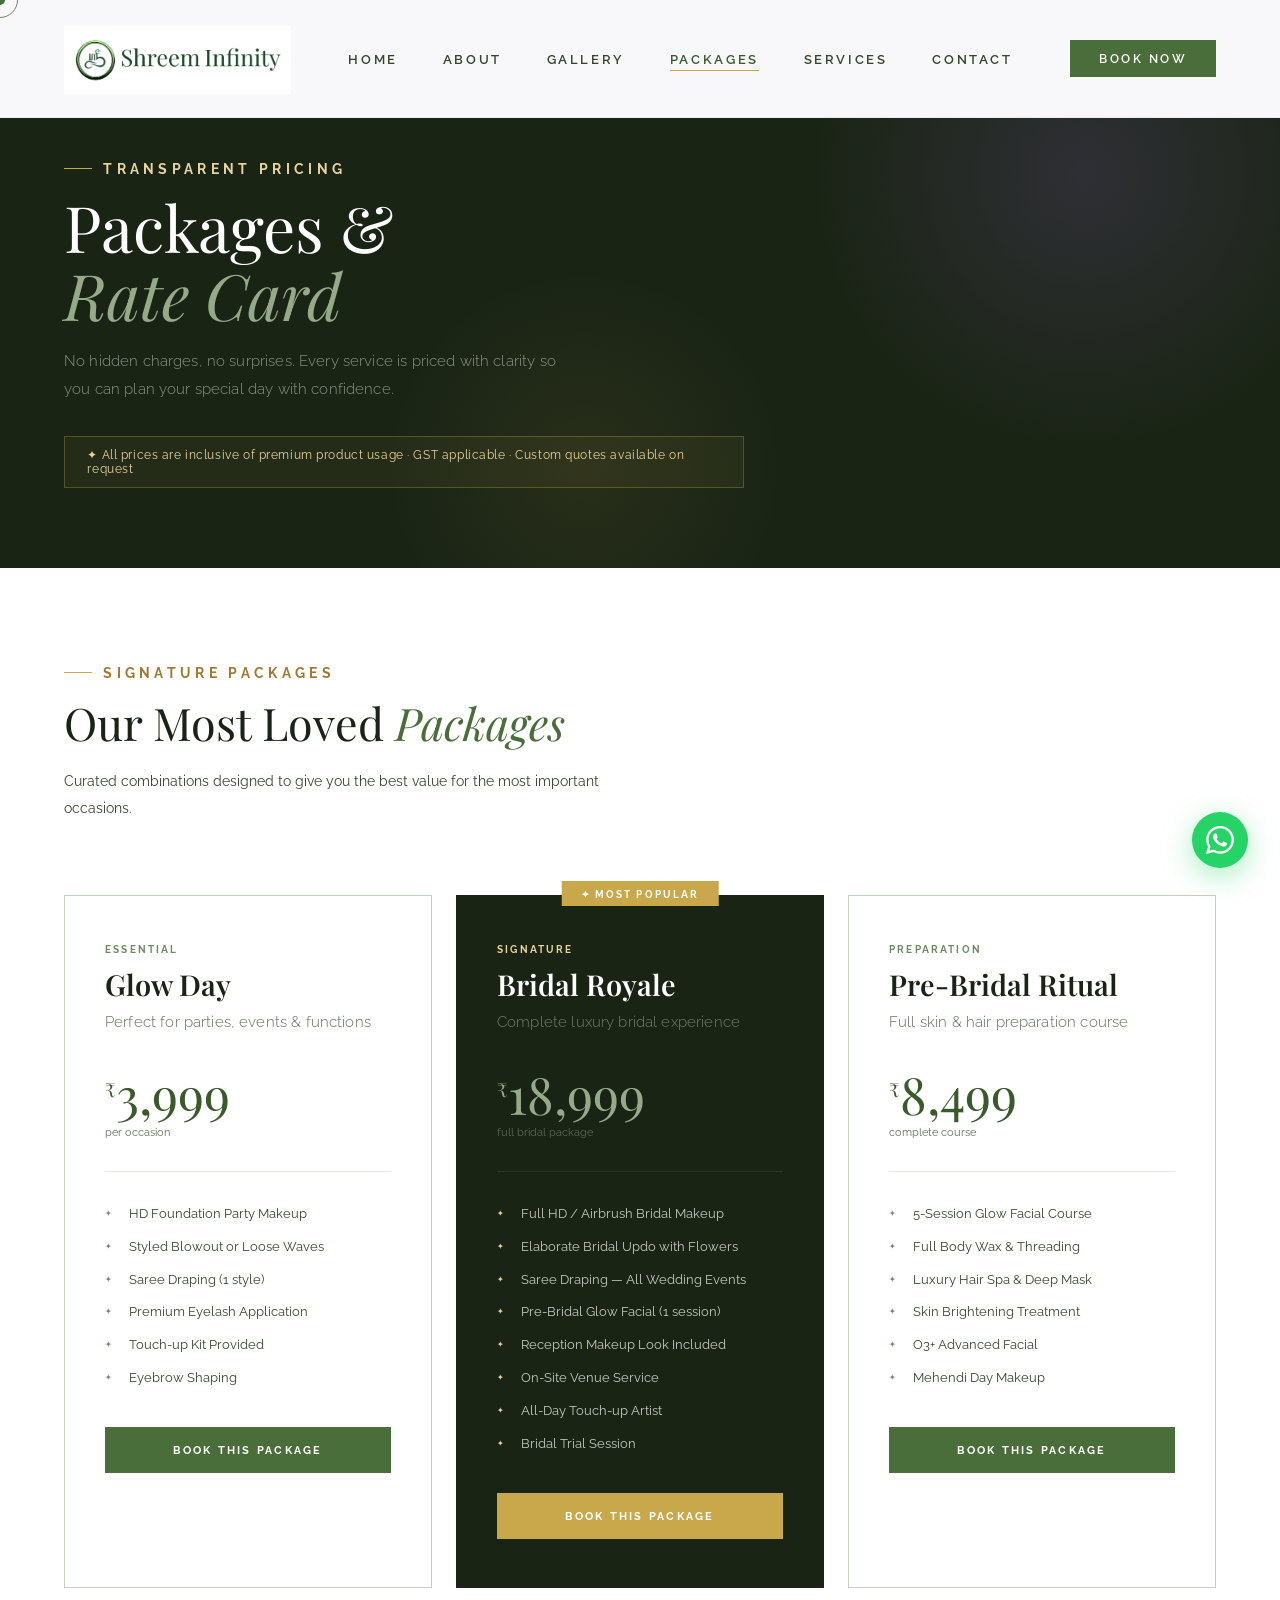
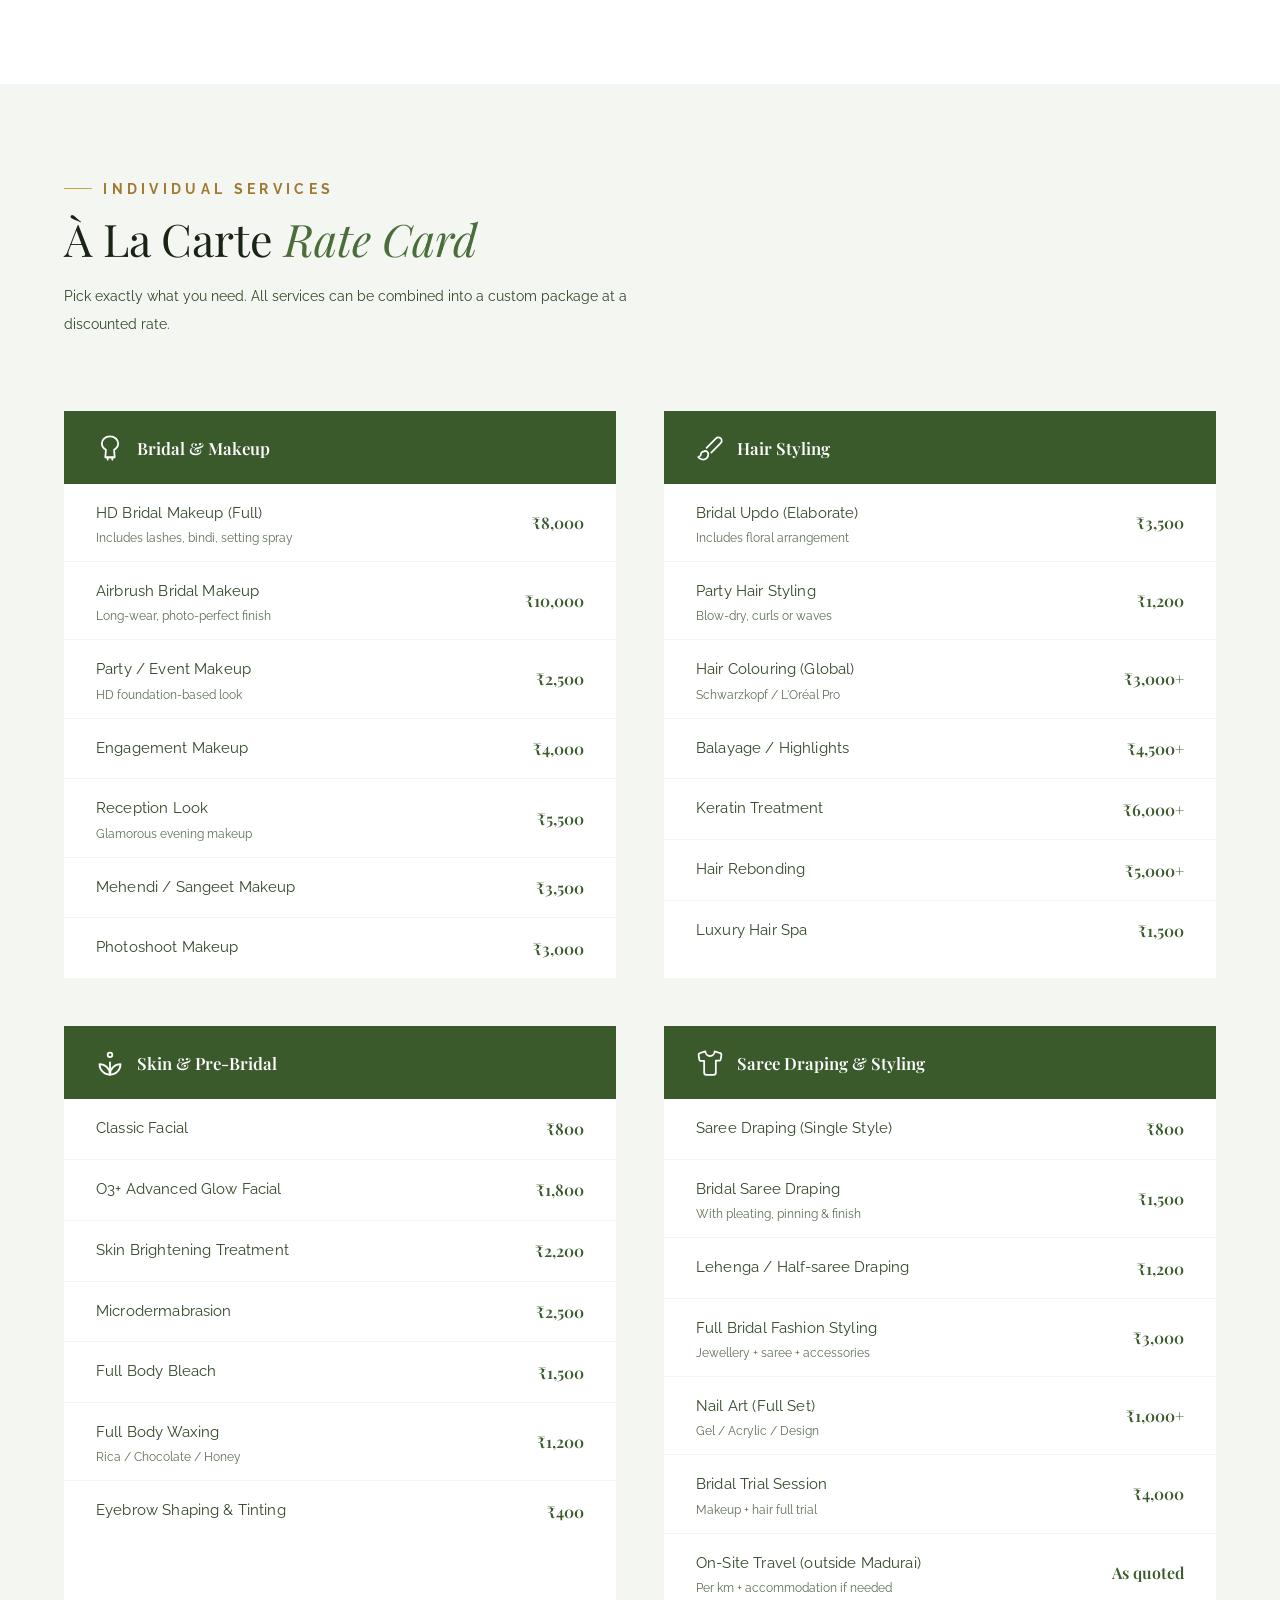
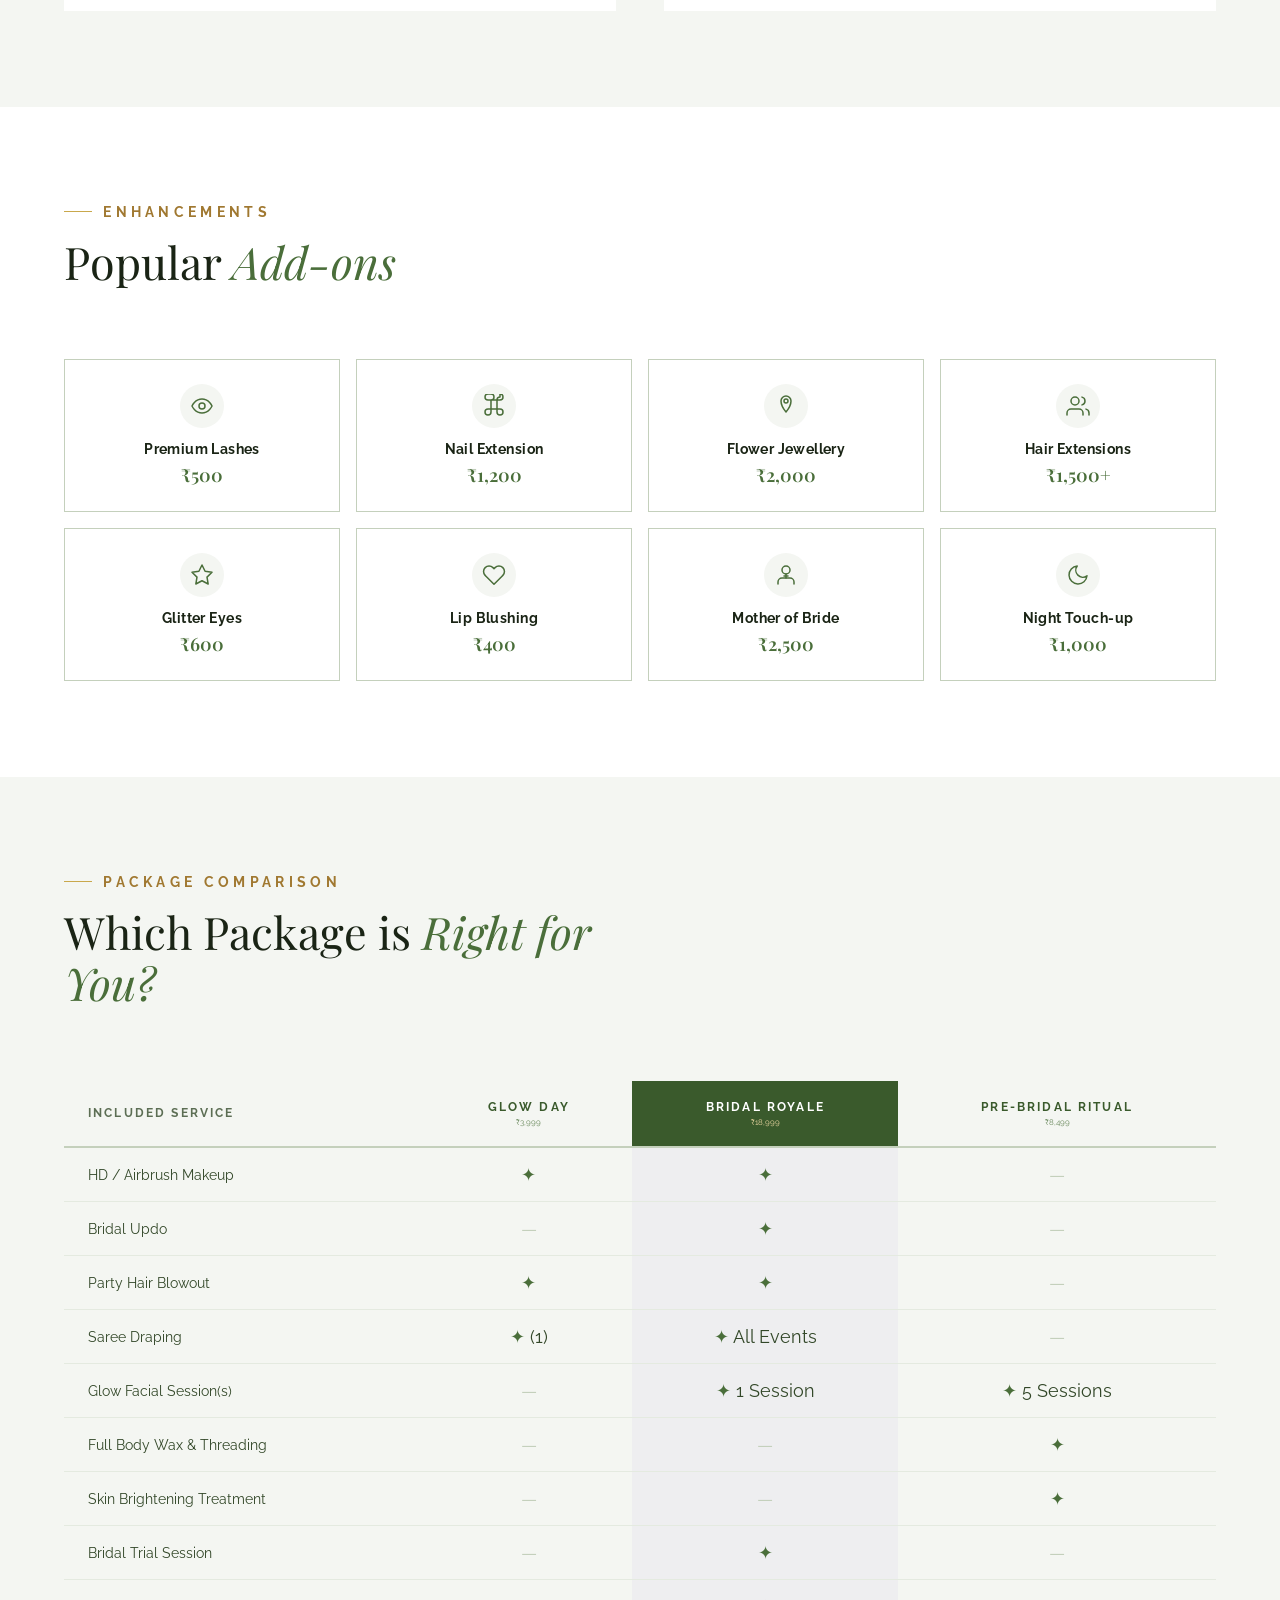
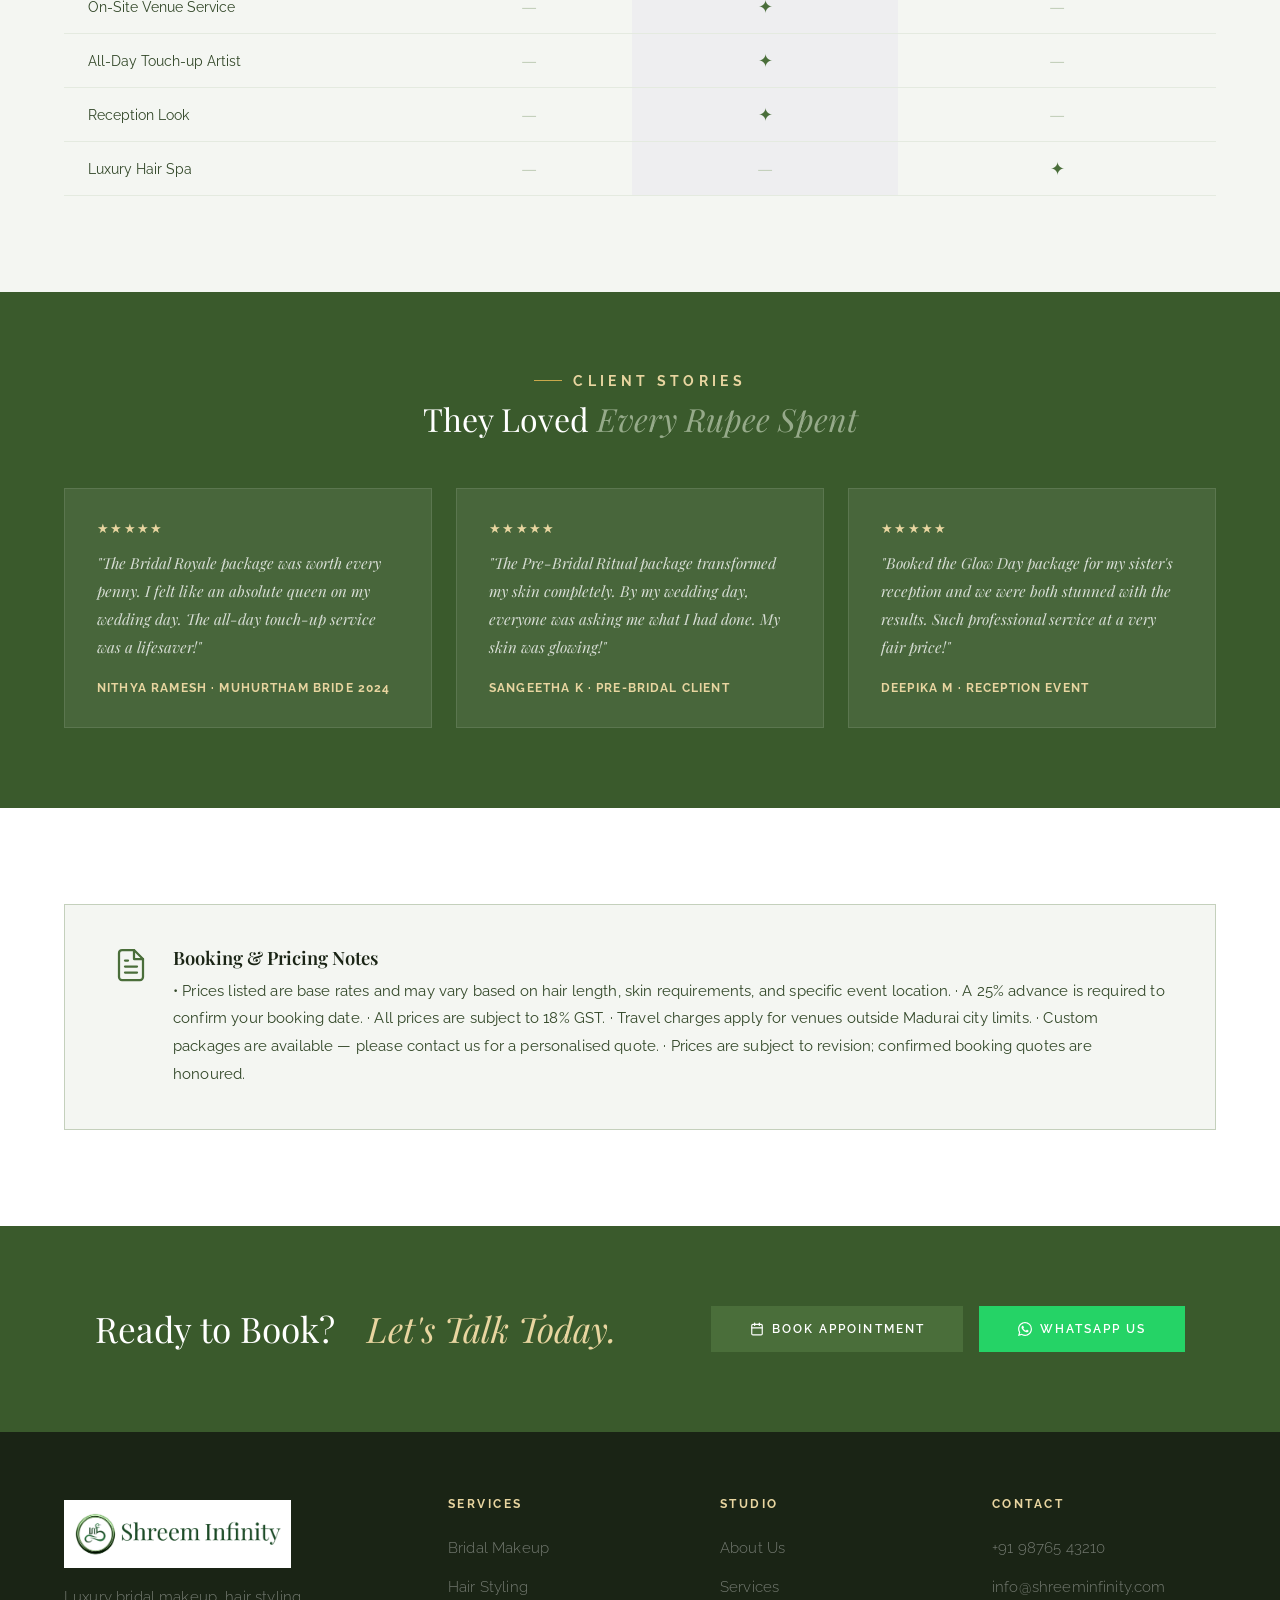
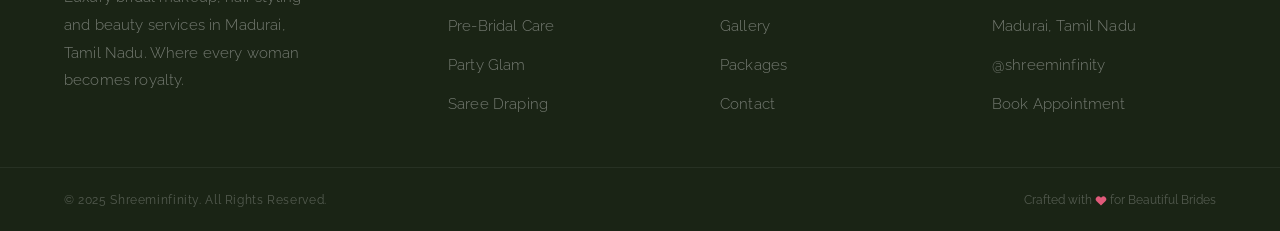
<file: ratecard.html>
<!DOCTYPE html>
<html lang="en">
<head>
<meta charset="UTF-8">
<meta name="viewport" content="width=device-width, initial-scale=1.0">
<title>Rate Card & Packages – Shreeminfinity Beauty Studio</title>
<link href="https://fonts.googleapis.com/css2?family=Playfair+Display:ital,wght@0,400;0,500;0,600;0,700;1,400;1,600&family=Raleway:wght@300;400;500;600&display=swap" rel="stylesheet">
<link rel="stylesheet" href="index.css">
 <link rel="stylesheet" href="animation.css">
 <link rel="icon" type="image/png" href="./images/fav-icon.png">
</head>
<body>

<div class="cursor" id="cur"></div>
<div class="cursor-ring" id="curRing"></div>

<!-- WhatsApp float with SVG icon -->
<a href="https://wa.me/919876543210" target="_blank" class="wa-float" aria-label="WhatsApp">
  <svg viewBox="0 0 24 24" fill="white" xmlns="http://www.w3.org/2000/svg"><path d="M17.472 14.382c-.297-.149-1.758-.867-2.03-.967-.273-.099-.471-.148-.67.15-.197.297-.767.966-.94 1.164-.173.199-.347.223-.644.075-.297-.15-1.255-.463-2.39-1.475-.883-.788-1.48-1.761-1.653-2.059-.173-.297-.018-.458.13-.606.134-.133.298-.347.446-.52.149-.174.198-.298.298-.497.099-.198.05-.371-.025-.52-.075-.149-.669-1.612-.916-2.207-.242-.579-.487-.5-.669-.51-.173-.008-.371-.01-.57-.01-.198 0-.52.074-.792.372-.272.297-1.04 1.016-1.04 2.479 0 1.462 1.065 2.875 1.213 3.074.149.198 2.096 3.2 5.077 4.487.709.306 1.262.489 1.694.625.712.227 1.36.195 1.871.118.571-.085 1.758-.719 2.006-1.413.248-.694.248-1.289.173-1.413-.074-.124-.272-.198-.57-.347m-5.421 7.403h-.004a9.87 9.87 0 01-5.031-1.378l-.361-.214-3.741.982.998-3.648-.235-.374a9.86 9.86 0 01-1.51-5.26c.001-5.45 4.436-9.884 9.888-9.884 2.64 0 5.122 1.03 6.988 2.898a9.825 9.825 0 012.893 6.994c-.003 5.45-4.437 9.884-9.885 9.884m8.413-18.297A11.815 11.815 0 0012.05 0C5.495 0 .16 5.335.157 11.892c0 2.096.547 4.142 1.588 5.945L.057 24l6.305-1.654a11.882 11.882 0 005.683 1.448h.005c6.554 0 11.89-5.335 11.893-11.893a11.821 11.821 0 00-3.48-8.413z"/></svg>
</a>

 <button class="btt" id="btt" onclick="window.scrollTo({top:0,behavior:'smooth'})">↑</button>

<!-- <nav id="navbar">
   <a href="index.html">
  <img src="./images/logo.png" alt="Shreeminfinity" class="nav-logo">
</a>
    <ul class="nav-links">
      <li><a href="index.html">Home</a></li>
      <li><a href="about.html">About</a></li>
      <li><a href="gallery.html">Gallery</a></li>
      <li><a href="ratecard.html"  class="active">Packages</a></li>
      <li><a href="services.html">Services</a></li>
      <li><a href="contact.html">Contact</a></li>
    </ul>
    <a href="contact.html" class="nav-cta">Book Now</a>
    <div class="hamburger" id="ham" aria-label="Toggle menu" role="button">
      <span></span>
      <span></span>
      <span></span>
    </div>
  </nav> -->
  <nav id="navbar">
  <div class="nav-inner">
    <a href="index.html">
      <img src="./images/logo.png" alt="Shreeminfinity" class="nav-logo">
    </a>
    <ul class="nav-links">
      <li><a href="index.html">Home</a></li>
      <li><a href="about.html">About</a></li>
      <li><a href="gallery.html">Gallery</a></li>
      <li><a href="ratecard.html" class="active">Packages</a></li>
      <li><a href="services.html">Services</a></li>
      <li><a href="contact.html">Contact</a></li>
    </ul>
    <a href="contact.html" class="nav-cta">Book Now</a>
    <div class="hamburger" id="ham" aria-label="Toggle menu" role="button">
      <span></span><span></span><span></span>
    </div>
  </div>
</nav>
<div class="mob-menu" id="mobMenu">
  <button class="mob-close" onclick="document.getElementById('mobMenu').classList.remove('open')">×</button>
  <a href="index.html">Home</a>
  <a href="about.html">About</a>
  <a href="gallery.html">Gallery</a>
  <a href="ratecard.html" class="active">Packages</a>
  <a href="services.html">Services</a>
  <a href="contact.html">Book Now</a>
</div>

<!-- HERO -->
<div class="page-hero">
  <div class="ph-inner">
    <div class="sec-label sec-label-light">Transparent Pricing</div>
    <h1 class="page-title">Packages &<br><em>Rate Card</em></h1>
    <p class="page-sub">No hidden charges, no surprises. Every service is priced with clarity so you can plan your special day with confidence.</p>
    <div class="hero-note">
      <span>✦ All prices are inclusive of premium product usage · GST applicable · Custom quotes available on request</span>
    </div>
  </div>
</div>

<!-- MAIN PACKAGES -->
<section class="main-packages">
  <div class="section-head reveal">
    <div class="sec-label sec-label-dark">Signature Packages</div>
    <h2 class="sec-title">Our Most Loved <em>Packages</em></h2>
    <p style="font-size:0.87rem;line-height:2;color:var(--charcoal-mid);font-weight:400;margin-top:0.5rem;">Curated combinations designed to give you the best value for the most important occasions.</p>
  </div>
  <div class="pkg-grid">
    <div class="pcard reveal">
      <div class="pkg-tier">Essential</div>
      <div class="pkg-name">Glow Day</div>
      <div class="pkg-tagline">Perfect for parties, events & functions</div>
      <div class="pkg-price"><sup>₹</sup>3,999</div>
      <div class="pkg-period">per occasion</div>
      <hr class="pkg-hr">
      <ul class="pkg-list">
        <li class="pkg-item">HD Foundation Party Makeup</li>
        <li class="pkg-item">Styled Blowout or Loose Waves</li>
        <li class="pkg-item">Saree Draping (1 style)</li>
        <li class="pkg-item">Premium Eyelash Application</li>
        <li class="pkg-item">Touch-up Kit Provided</li>
        <li class="pkg-item">Eyebrow Shaping</li>
      </ul>
      <a href="contact.html" class="pkg-btn pkg-btn-lav">Book This Package</a>
    </div>

    <div class="pcard featured reveal">
      <div class="feat-badge">✦ Most Popular</div>
      <div class="pkg-tier">Signature</div>
      <div class="pkg-name">Bridal Royale</div>
      <div class="pkg-tagline">Complete luxury bridal experience</div>
      <div class="pkg-price"><sup>₹</sup>18,999</div>
      <div class="pkg-period">full bridal package</div>
      <hr class="pkg-hr">
      <ul class="pkg-list">
        <li class="pkg-item">Full HD / Airbrush Bridal Makeup</li>
        <li class="pkg-item">Elaborate Bridal Updo with Flowers</li>
        <li class="pkg-item">Saree Draping — All Wedding Events</li>
        <li class="pkg-item">Pre-Bridal Glow Facial (1 session)</li>
        <li class="pkg-item">Reception Makeup Look Included</li>
        <li class="pkg-item">On-Site Venue Service</li>
        <li class="pkg-item">All-Day Touch-up Artist</li>
        <li class="pkg-item">Bridal Trial Session</li>
      </ul>
      <a href="contact.html" class="pkg-btn pkg-btn-gold">Book This Package</a>
    </div>

    <div class="pcard reveal">
      <div class="pkg-tier">Preparation</div>
      <div class="pkg-name">Pre-Bridal Ritual</div>
      <div class="pkg-tagline">Full skin & hair preparation course</div>
      <div class="pkg-price"><sup>₹</sup>8,499</div>
      <div class="pkg-period">complete course</div>
      <hr class="pkg-hr">
      <ul class="pkg-list">
        <li class="pkg-item">5-Session Glow Facial Course</li>
        <li class="pkg-item">Full Body Wax & Threading</li>
        <li class="pkg-item">Luxury Hair Spa & Deep Mask</li>
        <li class="pkg-item">Skin Brightening Treatment</li>
        <li class="pkg-item">O3+ Advanced Facial</li>
        <li class="pkg-item">Mehendi Day Makeup</li>
      </ul>
      <a href="contact.html" class="pkg-btn pkg-btn-lav">Book This Package</a>
    </div>
  </div>
</section>

<!-- À LA CARTE -->
<section class="alacarte">
  <div class="section-head reveal">
    <div class="sec-label sec-label-dark">Individual Services</div>
    <h2 class="sec-title">À La Carte <em>Rate Card</em></h2>
    <p style="font-size:0.87rem;line-height:2;color:var(--charcoal-mid);font-weight:400;margin-top:0.5rem;">Pick exactly what you need. All services can be combined into a custom package at a discounted rate.</p>
  </div>
  <div class="service-tables">

    <!-- Bridal & Makeup -->
    <div class="stbl reveal">
      <div class="stbl-head">
        <div class="stbl-head-icon">
          <svg viewBox="0 0 24 24" fill="none" stroke="white" stroke-width="1.5" stroke-linecap="round" stroke-linejoin="round">
            <path d="M12 2C8 2 5 5 5 8c0 2.5 1.5 4.5 3.5 5.5L8 20h8l-.5-6.5C17.5 12.5 19 10.5 19 8c0-3-3-6-7-6z"/>
            <path d="M9 20h6"/><path d="M10 20v2"/><path d="M14 20v2"/>
          </svg>
        </div>
        <span class="stbl-head-title">Bridal & Makeup</span>
      </div>
      <div class="stbl-row"><div><div class="sr-service">HD Bridal Makeup (Full)</div><div class="sr-note">Includes lashes, bindi, setting spray</div></div><div class="sr-price">₹8,000</div></div>
      <div class="stbl-row"><div><div class="sr-service">Airbrush Bridal Makeup</div><div class="sr-note">Long-wear, photo-perfect finish</div></div><div class="sr-price">₹10,000</div></div>
      <div class="stbl-row"><div><div class="sr-service">Party / Event Makeup</div><div class="sr-note">HD foundation-based look</div></div><div class="sr-price">₹2,500</div></div>
      <div class="stbl-row"><div><div class="sr-service">Engagement Makeup</div></div><div class="sr-price">₹4,000</div></div>
      <div class="stbl-row"><div><div class="sr-service">Reception Look</div><div class="sr-note">Glamorous evening makeup</div></div><div class="sr-price">₹5,500</div></div>
      <div class="stbl-row"><div><div class="sr-service">Mehendi / Sangeet Makeup</div></div><div class="sr-price">₹3,500</div></div>
      <div class="stbl-row"><div><div class="sr-service">Photoshoot Makeup</div></div><div class="sr-price">₹3,000</div></div>
    </div>

    <!-- Hair Styling -->
    <div class="stbl reveal">
      <div class="stbl-head">
        <div class="stbl-head-icon">
          <svg viewBox="0 0 24 24" fill="none" stroke="white" stroke-width="1.5" stroke-linecap="round" stroke-linejoin="round">
            <path d="M9.06 11.9l8.07-8.06a2.85 2.85 0 114.03 4.03l-8.06 8.08"/>
            <path d="M7.07 14.94c-1.66 0-3 1.35-3 3.02 0 1.33-2.5 1.52-2 2.02 1 1 2.48 1.91 3.98 1.91 2.45 0 4.5-2.01 4.5-4.48 0-1.66-1.33-3-2.97-3z"/>
          </svg>
        </div>
        <span class="stbl-head-title">Hair Styling</span>
      </div>
      <div class="stbl-row"><div><div class="sr-service">Bridal Updo (Elaborate)</div><div class="sr-note">Includes floral arrangement</div></div><div class="sr-price">₹3,500</div></div>
      <div class="stbl-row"><div><div class="sr-service">Party Hair Styling</div><div class="sr-note">Blow-dry, curls or waves</div></div><div class="sr-price">₹1,200</div></div>
      <div class="stbl-row"><div><div class="sr-service">Hair Colouring (Global)</div><div class="sr-note">Schwarzkopf / L'Oréal Pro</div></div><div class="sr-price">₹3,000+</div></div>
      <div class="stbl-row"><div><div class="sr-service">Balayage / Highlights</div></div><div class="sr-price">₹4,500+</div></div>
      <div class="stbl-row"><div><div class="sr-service">Keratin Treatment</div></div><div class="sr-price">₹6,000+</div></div>
      <div class="stbl-row"><div><div class="sr-service">Hair Rebonding</div></div><div class="sr-price">₹5,000+</div></div>
      <div class="stbl-row"><div><div class="sr-service">Luxury Hair Spa</div></div><div class="sr-price">₹1,500</div></div>
    </div>

    <!-- Skin & Pre-Bridal -->
    <div class="stbl reveal">
      <div class="stbl-head">
        <div class="stbl-head-icon">
          <svg viewBox="0 0 24 24" fill="none" stroke="white" stroke-width="1.5" stroke-linecap="round" stroke-linejoin="round">
            <path d="M12 22c4.97 0 9-4.03 9-9-4.97 0-9 4.03-9 9z"/>
            <path d="M12 22C7.03 22 3 17.97 3 13c4.97 0 9 4.03 9 9z"/>
            <path d="M12 22V11.5"/>
            <path d="M12 7a2 2 0 100-4 2 2 0 000 4z"/>
          </svg>
        </div>
        <span class="stbl-head-title">Skin & Pre-Bridal</span>
      </div>
      <div class="stbl-row"><div><div class="sr-service">Classic Facial</div></div><div class="sr-price">₹800</div></div>
      <div class="stbl-row"><div><div class="sr-service">O3+ Advanced Glow Facial</div></div><div class="sr-price">₹1,800</div></div>
      <div class="stbl-row"><div><div class="sr-service">Skin Brightening Treatment</div></div><div class="sr-price">₹2,200</div></div>
      <div class="stbl-row"><div><div class="sr-service">Microdermabrasion</div></div><div class="sr-price">₹2,500</div></div>
      <div class="stbl-row"><div><div class="sr-service">Full Body Bleach</div></div><div class="sr-price">₹1,500</div></div>
      <div class="stbl-row"><div><div class="sr-service">Full Body Waxing</div><div class="sr-note">Rica / Chocolate / Honey</div></div><div class="sr-price">₹1,200</div></div>
      <div class="stbl-row"><div><div class="sr-service">Eyebrow Shaping & Tinting</div></div><div class="sr-price">₹400</div></div>
    </div>

    <!-- Saree Draping & Styling -->
    <div class="stbl reveal">
      <div class="stbl-head">
        <div class="stbl-head-icon">
          <svg viewBox="0 0 24 24" fill="none" stroke="white" stroke-width="1.5" stroke-linecap="round" stroke-linejoin="round">
            <path d="M20.38 3.46L16 2a4 4 0 01-8 0L3.62 3.46a2 2 0 00-1.34 2.23l.58 3.57a1 1 0 00.99.84H7v10a2 2 0 002 2h6a2 2 0 002-2V10h3.15a1 1 0 00.99-.84l.58-3.57a2 2 0 00-1.34-2.23z"/>
          </svg>
        </div>
        <span class="stbl-head-title">Saree Draping & Styling</span>
      </div>
      <div class="stbl-row"><div><div class="sr-service">Saree Draping (Single Style)</div></div><div class="sr-price">₹800</div></div>
      <div class="stbl-row"><div><div class="sr-service">Bridal Saree Draping</div><div class="sr-note">With pleating, pinning & finish</div></div><div class="sr-price">₹1,500</div></div>
      <div class="stbl-row"><div><div class="sr-service">Lehenga / Half-saree Draping</div></div><div class="sr-price">₹1,200</div></div>
      <div class="stbl-row"><div><div class="sr-service">Full Bridal Fashion Styling</div><div class="sr-note">Jewellery + saree + accessories</div></div><div class="sr-price">₹3,000</div></div>
      <div class="stbl-row"><div><div class="sr-service">Nail Art (Full Set)</div><div class="sr-note">Gel / Acrylic / Design</div></div><div class="sr-price">₹1,000+</div></div>
      <div class="stbl-row"><div><div class="sr-service">Bridal Trial Session</div><div class="sr-note">Makeup + hair full trial</div></div><div class="sr-price">₹4,000</div></div>
      <div class="stbl-row"><div><div class="sr-service">On-Site Travel (outside Madurai)</div><div class="sr-note">Per km + accommodation if needed</div></div><div class="sr-price">As quoted</div></div>
    </div>

  </div>
</section>

<!-- ADD-ONS -->
<section class="addons-section">
  <div class="section-head reveal">
    <div class="sec-label sec-label-dark">Enhancements</div>
    <h2 class="sec-title">Popular <em>Add-ons</em></h2>
  </div>
  <div class="addons-grid">

    <div class="addon-card reveal">
      <div class="addon-icon">
        <svg viewBox="0 0 24 24" fill="none" stroke="var(--lav-500)" stroke-width="1.5" stroke-linecap="round" stroke-linejoin="round">
          <path d="M2 12s3-7 10-7 10 7 10 7-3 7-10 7-10-7-10-7z"/><circle cx="12" cy="12" r="3"/>
        </svg>
      </div>
      <div class="addon-name">Premium Lashes</div>
      <div class="addon-price">₹500</div>
    </div>

    <div class="addon-card reveal">
      <div class="addon-icon">
        <svg viewBox="0 0 24 24" fill="none" stroke="var(--lav-500)" stroke-width="1.5" stroke-linecap="round" stroke-linejoin="round">
          <path d="M18 3a3 3 0 00-3 3v12a3 3 0 003 3 3 3 0 003-3 3 3 0 00-3-3H6a3 3 0 00-3 3 3 3 0 003 3 3 3 0 003-3V6a3 3 0 003-3 3 3 0 00-3-3H6a3 3 0 00-3 3 3 3 0 003 3h12a3 3 0 003-3 3 3 0 00-3-3z"/>
        </svg>
      </div>
      <div class="addon-name">Nail Extension</div>
      <div class="addon-price">₹1,200</div>
    </div>

    <div class="addon-card reveal">
      <div class="addon-icon">
        <svg viewBox="0 0 24 24" fill="none" stroke="var(--lav-500)" stroke-width="1.5" stroke-linecap="round" stroke-linejoin="round">
          <path d="M12 2a5 5 0 015 5c0 5-5 11-5 11S7 12 7 7a5 5 0 015-5z"/><circle cx="12" cy="7" r="2"/>
        </svg>
      </div>
      <div class="addon-name">Flower Jewellery</div>
      <div class="addon-price">₹2,000</div>
    </div>

    <div class="addon-card reveal">
      <div class="addon-icon">
        <svg viewBox="0 0 24 24" fill="none" stroke="var(--lav-500)" stroke-width="1.5" stroke-linecap="round" stroke-linejoin="round">
          <path d="M17 21v-2a4 4 0 00-4-4H5a4 4 0 00-4 4v2"/><circle cx="9" cy="7" r="4"/>
          <path d="M23 21v-2a4 4 0 00-3-3.87"/><path d="M16 3.13a4 4 0 010 7.75"/>
        </svg>
      </div>
      <div class="addon-name">Hair Extensions</div>
      <div class="addon-price">₹1,500+</div>
    </div>

    <div class="addon-card reveal">
      <div class="addon-icon">
        <svg viewBox="0 0 24 24" fill="none" stroke="var(--lav-500)" stroke-width="1.5" stroke-linecap="round" stroke-linejoin="round">
          <polygon points="12 2 15.09 8.26 22 9.27 17 14.14 18.18 21.02 12 17.77 5.82 21.02 7 14.14 2 9.27 8.91 8.26 12 2"/>
        </svg>
      </div>
      <div class="addon-name">Glitter Eyes</div>
      <div class="addon-price">₹600</div>
    </div>

    <div class="addon-card reveal">
      <div class="addon-icon">
        <svg viewBox="0 0 24 24" fill="none" stroke="var(--lav-500)" stroke-width="1.5" stroke-linecap="round" stroke-linejoin="round">
          <path d="M20.84 4.61a5.5 5.5 0 00-7.78 0L12 5.67l-1.06-1.06a5.5 5.5 0 00-7.78 7.78l1.06 1.06L12 21.23l7.78-7.78 1.06-1.06a5.5 5.5 0 000-7.78z"/>
        </svg>
      </div>
      <div class="addon-name">Lip Blushing</div>
      <div class="addon-price">₹400</div>
    </div>

    <div class="addon-card reveal">
      <div class="addon-icon">
        <svg viewBox="0 0 24 24" fill="none" stroke="var(--lav-500)" stroke-width="1.5" stroke-linecap="round" stroke-linejoin="round">
          <path d="M20 21v-2a4 4 0 00-4-4H8a4 4 0 00-4 4v2"/><circle cx="12" cy="7" r="4"/>
          <path d="M12 11v4"/><path d="M10 13h4"/>
        </svg>
      </div>
      <div class="addon-name">Mother of Bride</div>
      <div class="addon-price">₹2,500</div>
    </div>

    <div class="addon-card reveal">
      <div class="addon-icon">
        <svg viewBox="0 0 24 24" fill="none" stroke="var(--lav-500)" stroke-width="1.5" stroke-linecap="round" stroke-linejoin="round">
          <path d="M21 12.79A9 9 0 1111.21 3 7 7 0 0021 12.79z"/>
        </svg>
      </div>
      <div class="addon-name">Night Touch-up</div>
      <div class="addon-price">₹1,000</div>
    </div>

  </div>
</section>

<!-- COMPARE TABLE -->
<section class="compare-section">
  <div class="section-head reveal">
    <div class="sec-label sec-label-dark">Package Comparison</div>
    <h2 class="sec-title">Which Package is <em>Right for You?</em></h2>
  </div>
  <table class="compare-table reveal">
    <thead>
      <tr>
        <th>Included Service</th>
        <th class="pkg-col">Glow Day<br><small style="font-size:0.7em;color:var(--lav-400);">₹3,999</small></th>
        <th class="pkg-col feat-col">Bridal Royale<br><small style="font-size:0.7em;color:var(--gold-light);">₹18,999</small></th>
        <th class="pkg-col">Pre-Bridal Ritual<br><small style="font-size:0.7em;color:var(--lav-400);">₹8,499</small></th>
      </tr>
    </thead>
    <tbody>
      <tr><td>HD / Airbrush Makeup</td><td class="pkg-col"><span class="check">✦</span></td><td class="pkg-col feat-col"><span class="check">✦</span></td><td class="pkg-col"><span class="cross">—</span></td></tr>
      <tr><td>Bridal Updo</td><td class="pkg-col"><span class="cross">—</span></td><td class="pkg-col feat-col"><span class="check">✦</span></td><td class="pkg-col"><span class="cross">—</span></td></tr>
      <tr><td>Party Hair Blowout</td><td class="pkg-col"><span class="check">✦</span></td><td class="pkg-col feat-col"><span class="check">✦</span></td><td class="pkg-col"><span class="cross">—</span></td></tr>
      <tr><td>Saree Draping</td><td class="pkg-col"><span class="check">✦</span> (1)</td><td class="pkg-col feat-col"><span class="check">✦</span> All Events</td><td class="pkg-col"><span class="cross">—</span></td></tr>
      <tr><td>Glow Facial Session(s)</td><td class="pkg-col"><span class="cross">—</span></td><td class="pkg-col feat-col"><span class="check">✦</span> 1 Session</td><td class="pkg-col"><span class="check">✦</span> 5 Sessions</td></tr>
      <tr><td>Full Body Wax & Threading</td><td class="pkg-col"><span class="cross">—</span></td><td class="pkg-col feat-col"><span class="cross">—</span></td><td class="pkg-col"><span class="check">✦</span></td></tr>
      <tr><td>Skin Brightening Treatment</td><td class="pkg-col"><span class="cross">—</span></td><td class="pkg-col feat-col"><span class="cross">—</span></td><td class="pkg-col"><span class="check">✦</span></td></tr>
      <tr><td>Bridal Trial Session</td><td class="pkg-col"><span class="cross">—</span></td><td class="pkg-col feat-col"><span class="check">✦</span></td><td class="pkg-col"><span class="cross">—</span></td></tr>
      <tr><td>On-Site Venue Service</td><td class="pkg-col"><span class="cross">—</span></td><td class="pkg-col feat-col"><span class="check">✦</span></td><td class="pkg-col"><span class="cross">—</span></td></tr>
      <tr><td>All-Day Touch-up Artist</td><td class="pkg-col"><span class="cross">—</span></td><td class="pkg-col feat-col"><span class="check">✦</span></td><td class="pkg-col"><span class="cross">—</span></td></tr>
      <tr><td>Reception Look</td><td class="pkg-col"><span class="cross">—</span></td><td class="pkg-col feat-col"><span class="check">✦</span></td><td class="pkg-col"><span class="cross">—</span></td></tr>
      <tr><td>Luxury Hair Spa</td><td class="pkg-col"><span class="cross">—</span></td><td class="pkg-col feat-col"><span class="cross">—</span></td><td class="pkg-col"><span class="check">✦</span></td></tr>
    </tbody>
  </table>
</section>

<!-- TESTIMONIALS -->
<div class="testi-strip">
  <div style="text-align:center;">
    <div class="sec-label" style="justify-content:center;color:var(--gold-light);margin-bottom:0.5rem;"><span>Client Stories</span></div>
    <h2 style="font-family:var(--font-serif);font-size:2rem;color:var(--white);font-weight:400;">They Loved <em style="font-style:italic;color:var(--lav-300);">Every Rupee Spent</em></h2>
  </div>
  <div class="tstrip-grid">
    <div class="tstrip-card reveal"><div class="tsc-stars">★★★★★</div><p class="tsc-q">"The Bridal Royale package was worth every penny. I felt like an absolute queen on my wedding day. The all-day touch-up service was a lifesaver!"</p><div class="tsc-name">Nithya Ramesh · Muhurtham Bride 2024</div></div>
    <div class="tstrip-card reveal"><div class="tsc-stars">★★★★★</div><p class="tsc-q">"The Pre-Bridal Ritual package transformed my skin completely. By my wedding day, everyone was asking me what I had done. My skin was glowing!"</p><div class="tsc-name">Sangeetha K · Pre-Bridal Client</div></div>
    <div class="tstrip-card reveal"><div class="tsc-stars">★★★★★</div><p class="tsc-q">"Booked the Glow Day package for my sister's reception and we were both stunned with the results. Such professional service at a very fair price!"</p><div class="tsc-name">Deepika M · Reception Event</div></div>
  </div>
</div>

<!-- NOTE BOX -->
<div class="note-section">
  <div class="note-box reveal">
    <div class="note-icon">
      <svg viewBox="0 0 24 24" fill="none" stroke="var(--lav-500)" stroke-width="1.5" stroke-linecap="round" stroke-linejoin="round">
        <path d="M14 2H6a2 2 0 00-2 2v16a2 2 0 002 2h12a2 2 0 002-2V8z"/><polyline points="14 2 14 8 20 8"/>
        <line x1="16" y1="13" x2="8" y2="13"/><line x1="16" y1="17" x2="8" y2="17"/><polyline points="10 9 9 9 8 9"/>
      </svg>
    </div>
    <div>
      <div class="note-title">Booking & Pricing Notes</div>
      <div class="note-text">• Prices listed are base rates and may vary based on hair length, skin requirements, and specific event location. · A 25% advance is required to confirm your booking date. · All prices are subject to 18% GST. · Travel charges apply for venues outside Madurai city limits. · Custom packages are available — please contact us for a personalised quote. · Prices are subject to revision; confirmed booking quotes are honoured.</div>
    </div>
  </div>
</div>

<!-- CTA -->
<div class="cta-band">
  <h2>Ready to Book?<br><em>Let's Talk Today.</em></h2>
  <div class="cta-btns">
    <a href="contact.html" class="btn-lav">
      <svg width="14" height="14" viewBox="0 0 24 24" fill="none" stroke="currentColor" stroke-width="2" stroke-linecap="round" stroke-linejoin="round"><rect x="3" y="4" width="18" height="18" rx="2" ry="2"/><line x1="16" y1="2" x2="16" y2="6"/><line x1="8" y1="2" x2="8" y2="6"/><line x1="3" y1="10" x2="21" y2="10"/></svg>
      Book Appointment
    </a>
    <a href="https://wa.me/919876543210" class="btn-wa">
      <svg width="14" height="14" viewBox="0 0 24 24" fill="currentColor"><path d="M17.472 14.382c-.297-.149-1.758-.867-2.03-.967-.273-.099-.471-.148-.67.15-.197.297-.767.966-.94 1.164-.173.199-.347.223-.644.075-.297-.15-1.255-.463-2.39-1.475-.883-.788-1.48-1.761-1.653-2.059-.173-.297-.018-.458.13-.606.134-.133.298-.347.446-.52.149-.174.198-.298.298-.497.099-.198.05-.371-.025-.52-.075-.149-.669-1.612-.916-2.207-.242-.579-.487-.5-.669-.51-.173-.008-.371-.01-.57-.01-.198 0-.52.074-.792.372-.272.297-1.04 1.016-1.04 2.479 0 1.462 1.065 2.875 1.213 3.074.149.198 2.096 3.2 5.077 4.487.709.306 1.262.489 1.694.625.712.227 1.36.195 1.871.118.571-.085 1.758-.719 2.006-1.413.248-.694.248-1.289.173-1.413-.074-.124-.272-.198-.57-.347m-5.421 7.403h-.004a9.87 9.87 0 01-5.031-1.378l-.361-.214-3.741.982.998-3.648-.235-.374a9.86 9.86 0 01-1.51-5.26c.001-5.45 4.436-9.884 9.888-9.884 2.64 0 5.122 1.03 6.988 2.898a9.825 9.825 0 012.893 6.994c-.003 5.45-4.437 9.884-9.885 9.884m8.413-18.297A11.815 11.815 0 0012.05 0C5.495 0 .16 5.335.157 11.892c0 2.096.547 4.142 1.588 5.945L.057 24l6.305-1.654a11.882 11.882 0 005.683 1.448h.005c6.554 0 11.89-5.335 11.893-11.893a11.821 11.821 0 00-3.48-8.413z"/></svg>
      WhatsApp Us
    </a>
  </div>
</div>

<!-- FOOTER -->
 <footer>
    <div class="footer-top">
      <div>
        <div class="foot-brand-name"> 
          <img src="./images/logo.png" alt="" class="nav-logo">
        </div>
        <p class="foot-brand-desc">Luxury bridal makeup, hair styling and beauty services in Madurai, Tamil Nadu. Where every woman becomes royalty.</p>
      </div>
      <div>
        <div class="foot-col-title">Services</div>
        <ul class="foot-links">
          <li><a href="services.html#bridal-makeup">Bridal Makeup</a></li>
          <li><a href="services.html#hair-styling">Hair Styling</a></li>
          <li><a href="services.html#pre-bridal-care">Pre-Bridal Care</a></li>
          <li><a href="services.html#party-glam">Party Glam</a></li>
          <li><a href="services.html#saree-draping">Saree Draping</a></li>
        </ul>
      </div>
      <div>
        <div class="foot-col-title">Studio</div>
        <ul class="foot-links">
          <li><a href="about.html">About Us</a></li>
          <li><a href="services.html">Services</a></li>
          <li><a href="gallery.html">Gallery</a></li>
          <li><a href="ratecard.html">Packages</a></li>
          <li><a href="contact.html">Contact</a></li>
        </ul>
      </div>
      <div>
        <div class="foot-col-title">Contact</div>
        <ul class="foot-links">
          <li><a href="#">+91 98765 43210</a></li>
          <li><a href="#">info@shreeminfinity.com</a></li>
          <li><a href="#">Madurai, Tamil Nadu</a></li>
          <li><a href="#">@shreeminfinity</a></li>
          <li><a href="contact.html">Book Appointment</a></li>
        </ul>
      </div>
    </div>
    <div class="footer-bottom">
      <div class="foot-copy">© 2025 Shreeminfinity. All Rights Reserved.</div>
      <div class="foot-love">Crafted with
        <svg viewBox="0 0 24 24" fill="currentColor" style="width:12px;height:12px;display:inline;vertical-align:middle;color:#e05a7a;">
          <path d="M20.84 4.61a5.5 5.5 0 0 0-7.78 0L12 5.67l-1.06-1.06a5.5 5.5 0 0 0-7.78 7.78l1.06 1.06L12 21.23l7.78-7.78 1.06-1.06a5.5 5.5 0 0 0 0-7.78z"/>
        </svg>
        for Beautiful Brides
      </div>
    </div>
  </footer>

<script>
const cur=document.getElementById('cur'),curR=document.getElementById('curRing');
document.addEventListener('mousemove',e=>{cur.style.left=e.clientX+'px';cur.style.top=e.clientY+'px';curR.style.left=e.clientX+'px';curR.style.top=e.clientY+'px';});
window.addEventListener('scroll',()=>{document.getElementById('navbar').classList.toggle('scrolled',window.scrollY>50);document.getElementById('btt').classList.toggle('show',window.scrollY>400);});
const ham = document.getElementById('ham');
const mobMenu = document.getElementById('mobMenu');
ham.addEventListener('click', () => {
  ham.classList.toggle('open');
  mobMenu.classList.toggle('open');
});
// document.getElementById('mobClose').addEventListener('click', () => {
//   ham.classList.remove('open');
//   mobMenu.classList.remove('open');
// });
const ro=new IntersectionObserver(entries=>{entries.forEach((e,i)=>{if(e.isIntersecting){setTimeout(()=>e.target.classList.add('in'),i*80);ro.unobserve(e.target);}});},{threshold:0.01,rootMargin:'0px 0px -20px 0px'});
document.querySelectorAll('.reveal').forEach(el=>ro.observe(el));

// Fallback: if page is already scrolled or observer misses elements
setTimeout(()=>{
  document.querySelectorAll('.reveal:not(.in)').forEach(el=>el.classList.add('in'));
},1500);
document.querySelectorAll('.reveal').forEach(el=>ro.observe(el));
</script>
</body>
</html>
</file>
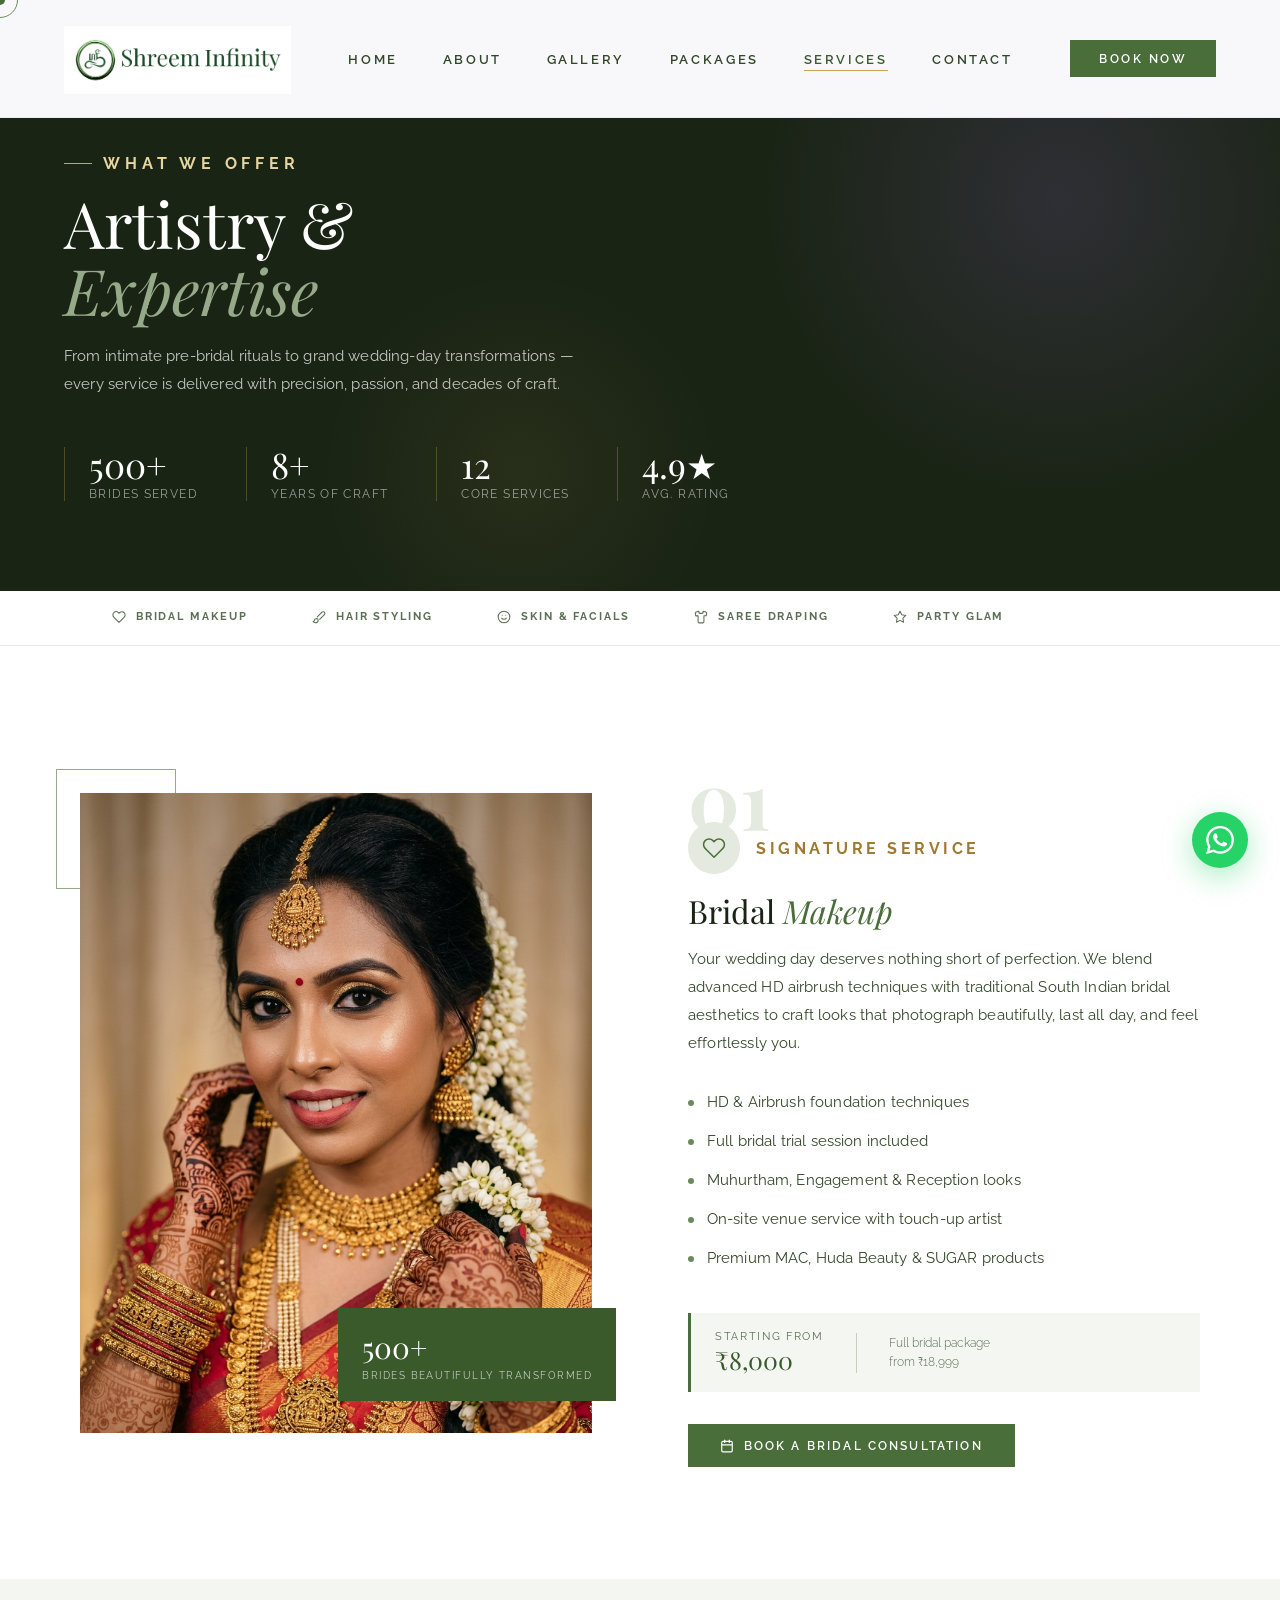
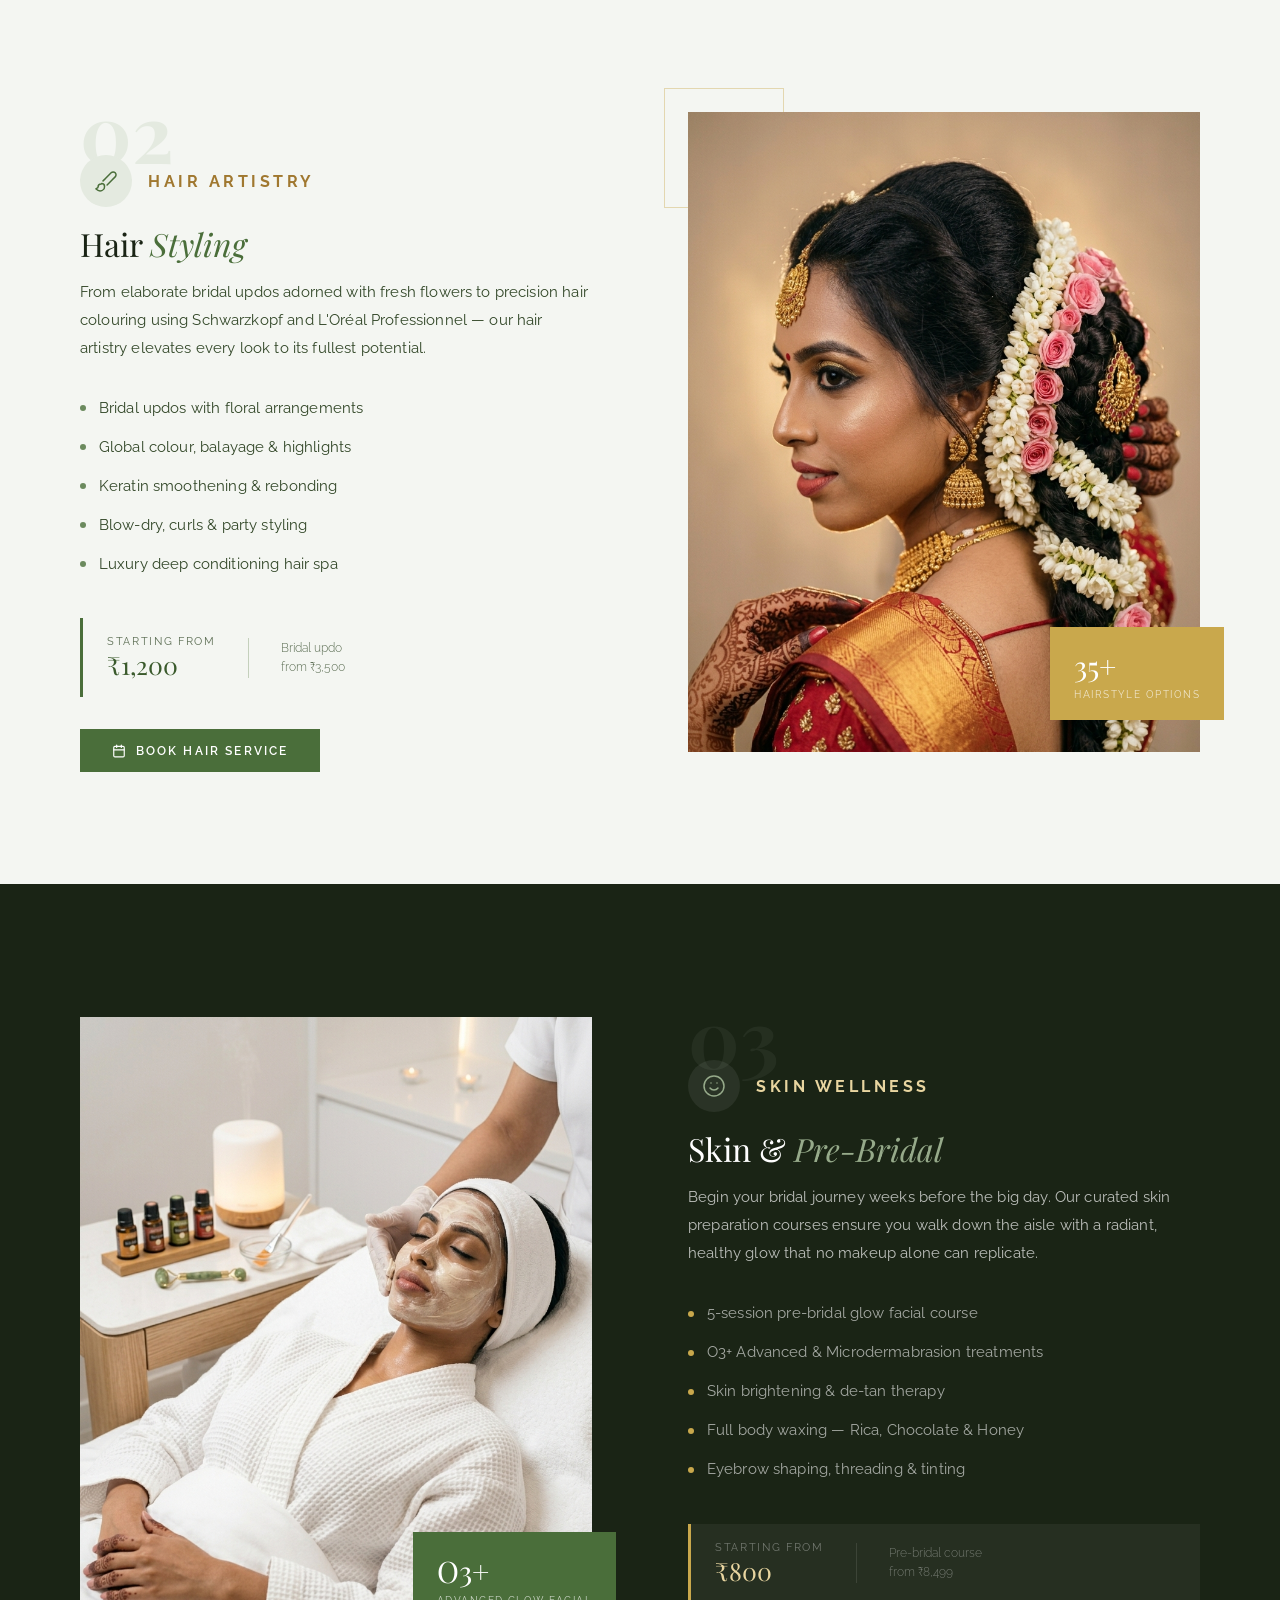
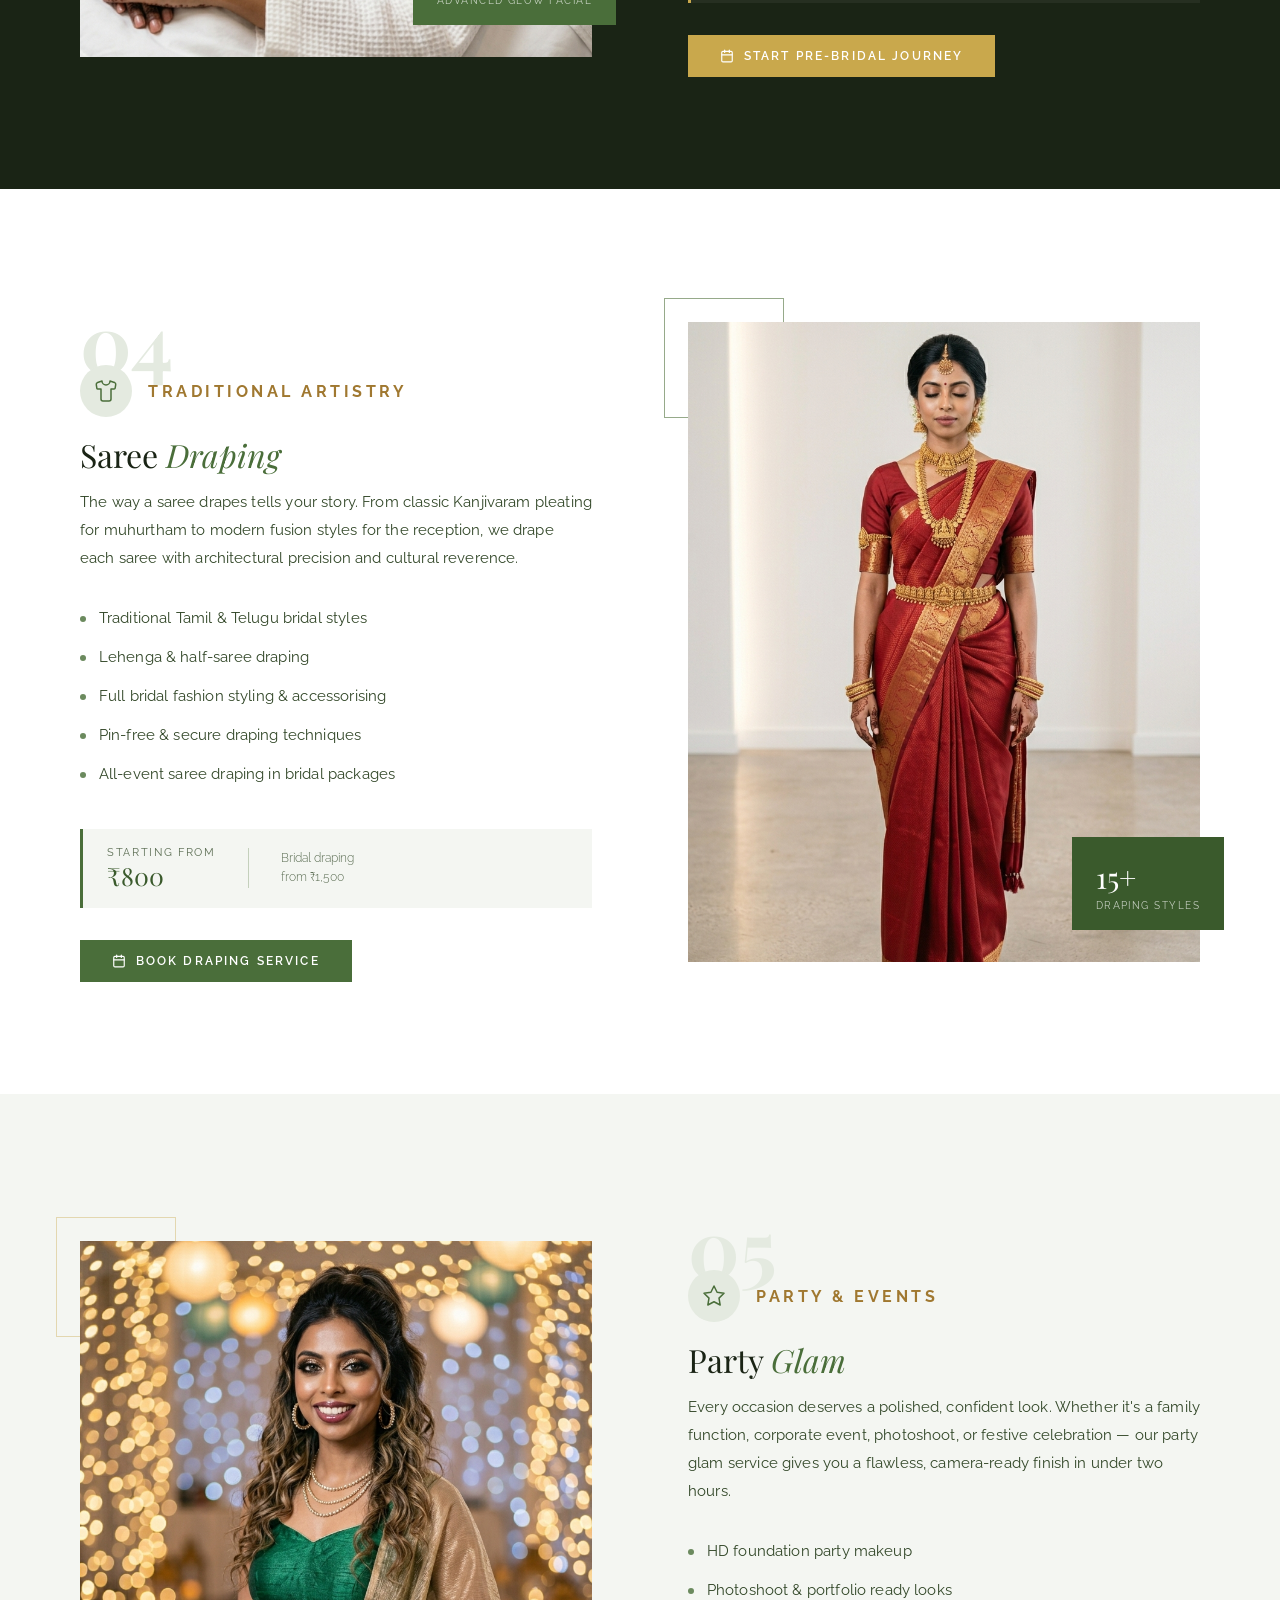
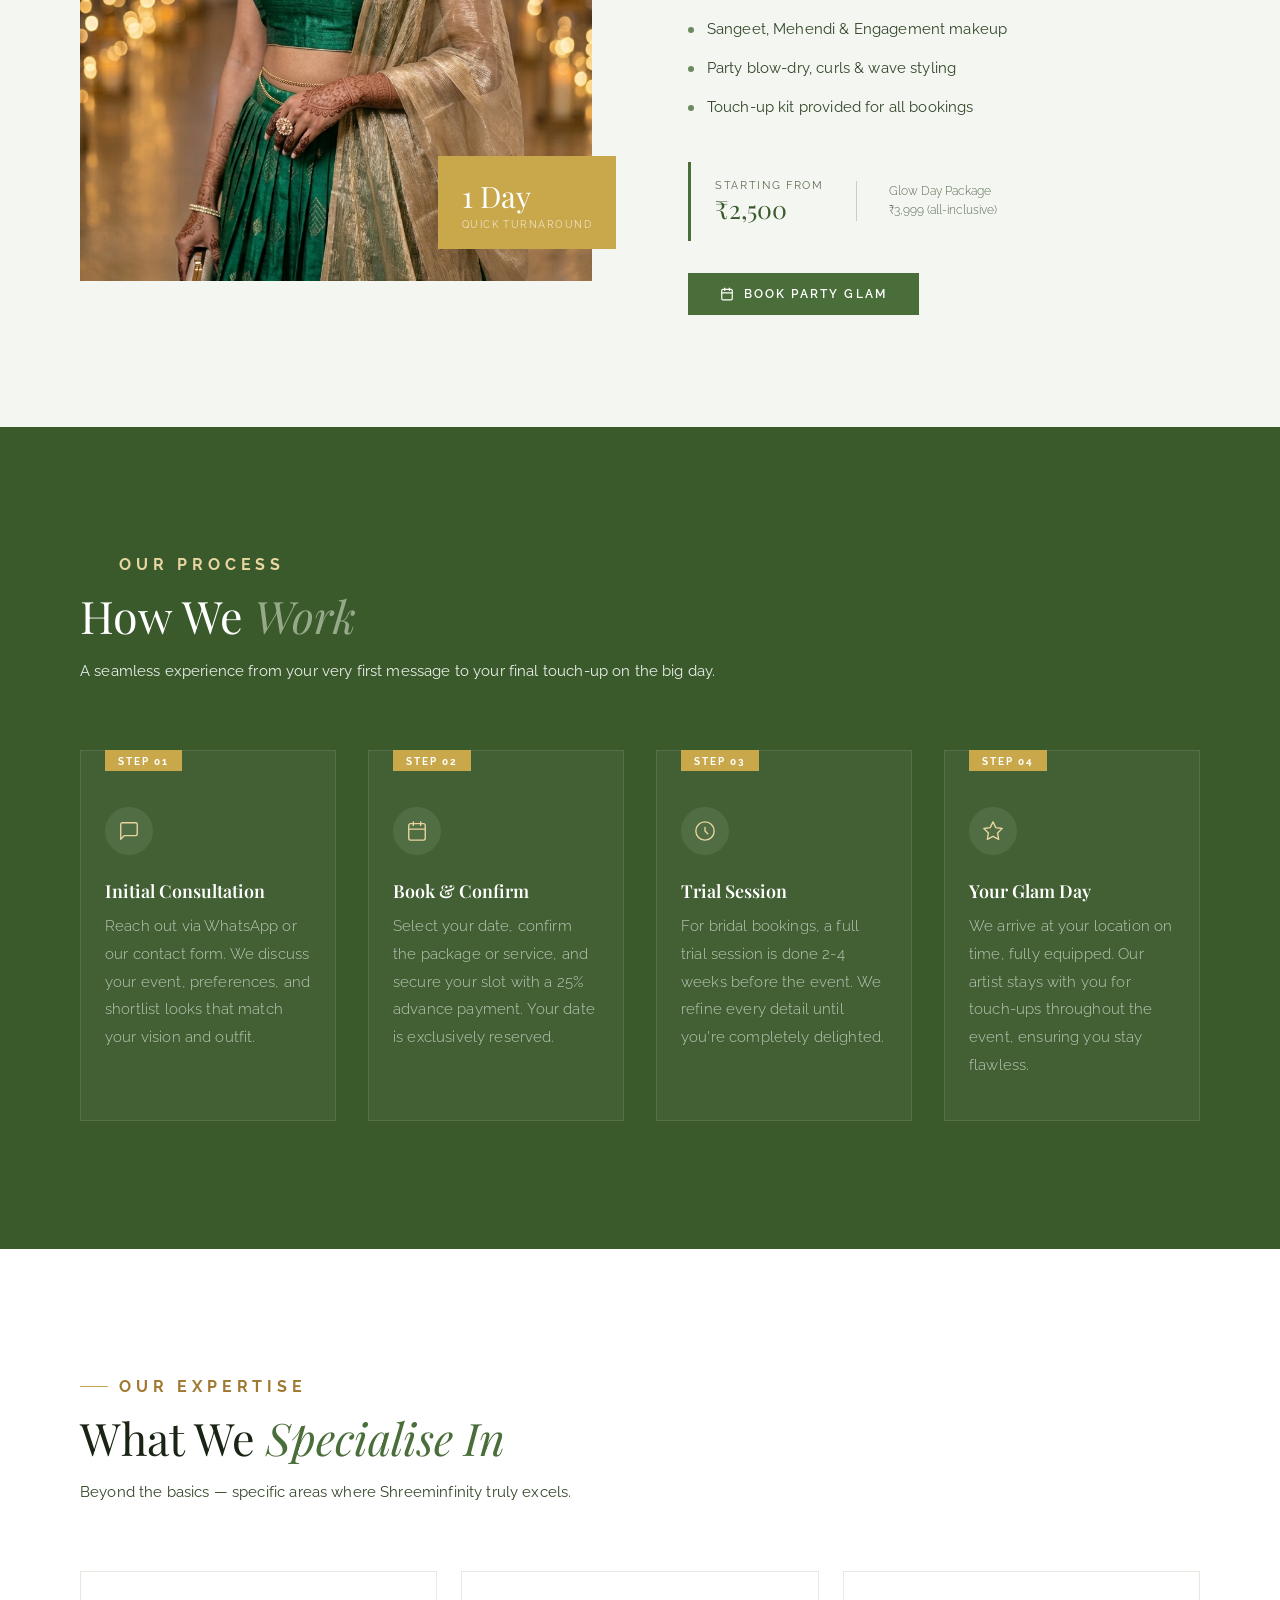
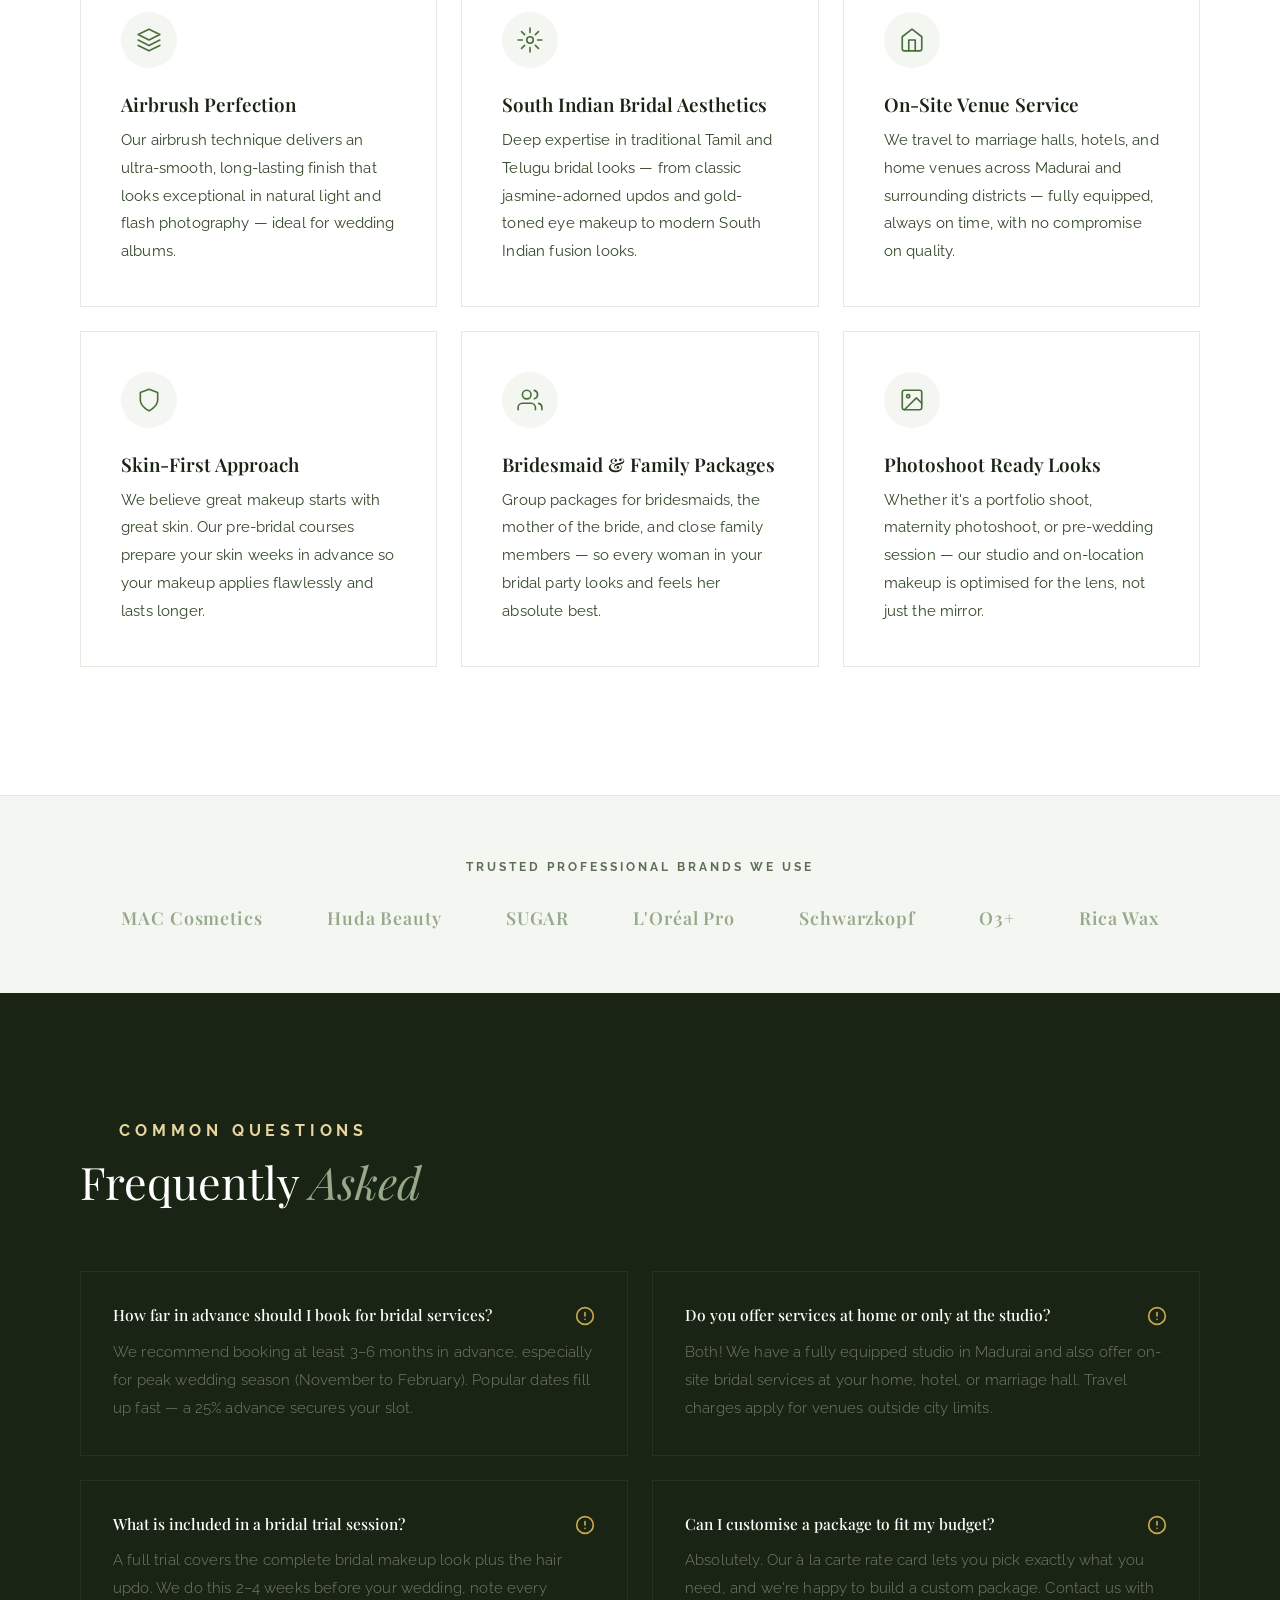
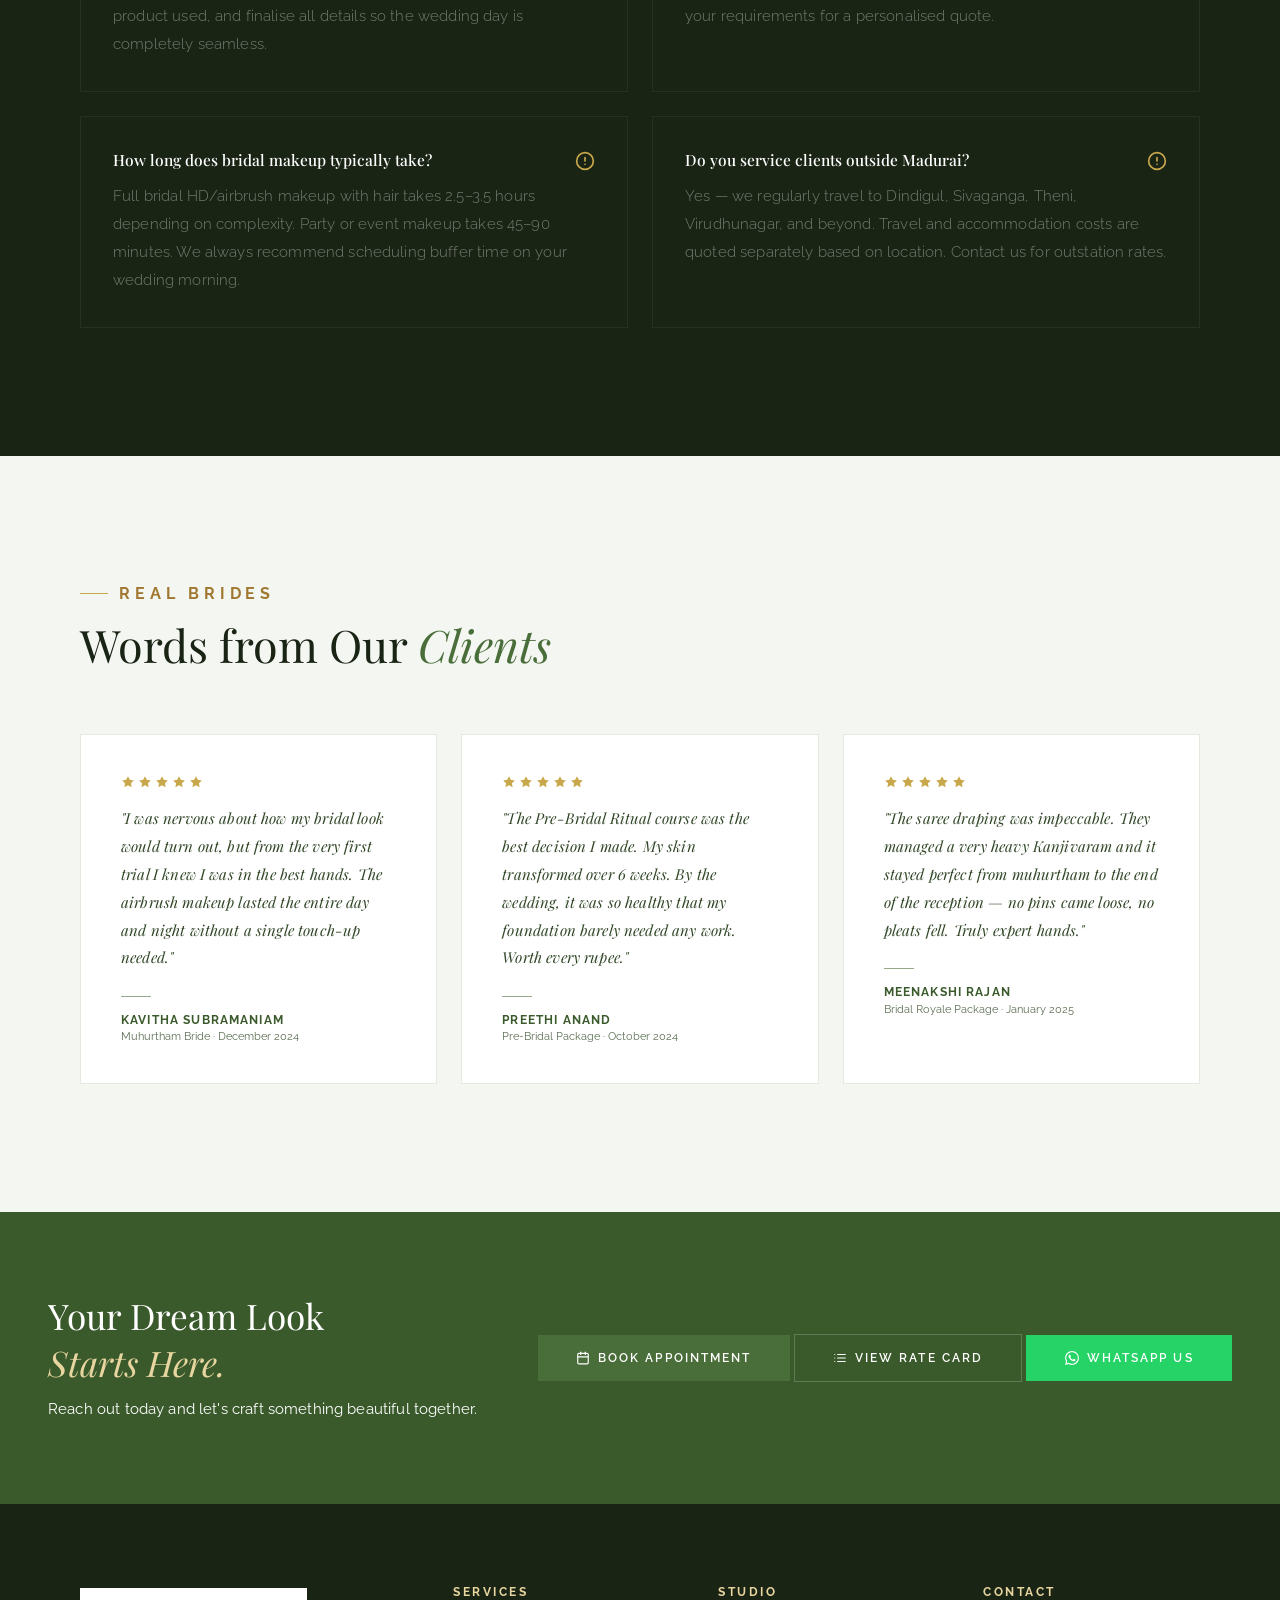
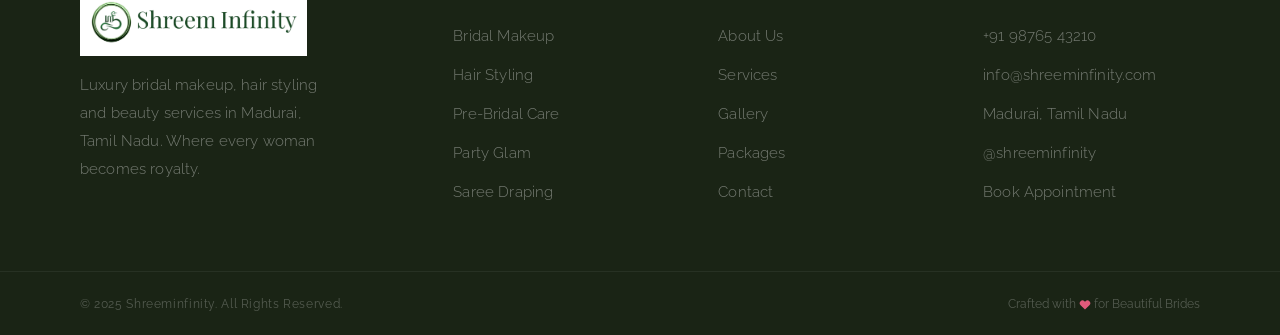
<file: services.html>
<!DOCTYPE html>
<html lang="en">
<head>
<meta charset="UTF-8">
<meta name="viewport" content="width=device-width, initial-scale=1.0">
<title>Our Services – Shreeminfinity Beauty Studio</title>
<link href="https://fonts.googleapis.com/css2?family=Playfair+Display:ital,wght@0,400;0,500;0,600;0,700;1,400;1,600&family=Raleway:wght@300;400;500;600&display=swap" rel="stylesheet">
<link rel="stylesheet" href="service.css">
 <link rel="icon" type="image/png" href="./images/fav-icon.png">
  <link rel="stylesheet" href="animation.css">
</head>
<body>
  

<div class="cursor" id="cur"></div>
<div class="cursor-ring" id="curRing"></div>

<a href="https://wa.me/919876543210" target="_blank" class="wa-float" aria-label="WhatsApp">
  <svg width="28" height="28" viewBox="0 0 24 24" fill="white"><path d="M17.472 14.382c-.297-.149-1.758-.867-2.03-.967-.273-.099-.471-.148-.67.15-.197.297-.767.966-.94 1.164-.173.199-.347.223-.644.075-.297-.15-1.255-.463-2.39-1.475-.883-.788-1.48-1.761-1.653-2.059-.173-.297-.018-.458.13-.606.134-.133.298-.347.446-.52.149-.174.198-.298.298-.497.099-.198.05-.371-.025-.52-.075-.149-.669-1.612-.916-2.207-.242-.579-.487-.5-.669-.51-.173-.008-.371-.01-.57-.01-.198 0-.52.074-.792.372-.272.297-1.04 1.016-1.04 2.479 0 1.462 1.065 2.875 1.213 3.074.149.198 2.096 3.2 5.077 4.487.709.306 1.262.489 1.694.625.712.227 1.36.195 1.871.118.571-.085 1.758-.719 2.006-1.413.248-.694.248-1.289.173-1.413-.074-.124-.272-.198-.57-.347m-5.421 7.403h-.004a9.87 9.87 0 01-5.031-1.378l-.361-.214-3.741.982.998-3.648-.235-.374a9.86 9.86 0 01-1.51-5.26c.001-5.45 4.436-9.884 9.888-9.884 2.64 0 5.122 1.03 6.988 2.898a9.825 9.825 0 012.893 6.994c-.003 5.45-4.437 9.884-9.885 9.884m8.413-18.297A11.815 11.815 0 0012.05 0C5.495 0 .16 5.335.157 11.892c0 2.096.547 4.142 1.588 5.945L.057 24l6.305-1.654a11.882 11.882 0 005.683 1.448h.005c6.554 0 11.89-5.335 11.893-11.893a11.821 11.821 0 00-3.48-8.413z"/></svg>
</a>
 <button class="btt" id="btt" onclick="window.scrollTo({top:0,behavior:'smooth'})">↑</button>

<!-- <nav id="navbar">
   <a href="index.html">
  <img src="./images/logo.png" alt="Shreeminfinity" class="nav-logo">
</a>
    <ul class="nav-links">
      <li><a href="index.html">Home</a></li>
      <li><a href="about.html">About</a></li>
      <li><a href="gallery.html">Gallery</a></li>
      <li><a href="ratecard.html">Packages</a></li>
      <li><a href="services.html"  class="active">Services</a></li>
      <li><a href="contact.html">Contact</a></li>
    </ul>
    <a href="contact.html" class="nav-cta">Book Now</a>
    <div class="hamburger" id="ham" aria-label="Toggle menu" role="button">
      <span></span>
      <span></span>
      <span></span>
    </div>
  </nav> -->
  <nav id="navbar">
  <div class="nav-inner">
    <a href="index.html">
      <img src="./images/logo.png" alt="Shreeminfinity" class="nav-logo">
    </a>
    <ul class="nav-links">
      <li><a href="index.html">Home</a></li>
      <li><a href="about.html">About</a></li>
      <li><a href="gallery.html">Gallery</a></li>
      <li><a href="ratecard.html">Packages</a></li>
      <li><a href="services.html"class="active">Services</a></li>
      <li><a href="contact.html">Contact</a></li>
    </ul>
    <a href="contact.html" class="nav-cta">Book Now</a>
    <div class="hamburger" id="ham" aria-label="Toggle menu" role="button">
      <span></span><span></span><span></span>
    </div>
  </div>
</nav>
<div class="mob-menu" id="mobMenu">
  <button class="mob-close" id="mobClose">×</button>
  <a href="index.html">Home</a>
  <a href="about.html">About</a>
  <a href="gallery.html">Gallery</a>
  <a href="ratecard.html">Packages</a>
  <a href="services.html"class="active">Services</a>
  <a href="contact.html">Book Now</a>
</div>

<!-- PAGE HERO -->
 <div class="page-hero-bg">
<div class="page-hero">
  <div class="ph-inner">
    <div class="sec-label sec-label-light">What We Offer</div>
    <h1 class="page-title">Artistry &<br><em>Expertise</em></h1>
    <p class="page-sub">From intimate pre-bridal rituals to grand wedding-day transformations — every service is delivered with precision, passion, and decades of craft.</p>
    <div class="hero-stats">
      <div class="hstat">
        <div class="hstat-num">500+</div>
        <div class="hstat-label">Brides Served</div>
      </div>
      <div class="hstat">
        <div class="hstat-num">8+</div>
        <div class="hstat-label">Years of Craft</div>
      </div>
      <div class="hstat">
        <div class="hstat-num">12</div>
        <div class="hstat-label">Core Services</div>
      </div>
      <div class="hstat">
        <div class="hstat-num">4.9★</div>
        <div class="hstat-label">Avg. Rating</div>
      </div>
    </div>
  </div>
</div>
</div>

<!-- SERVICE NAV TABS -->
<div class="svc-tabs">
  <a href="#bridal-makeup" class="svc-tab active">
    <svg viewBox="0 0 24 24" fill="none" stroke="currentColor" stroke-width="1.8" stroke-linecap="round" stroke-linejoin="round"><path d="M20.84 4.61a5.5 5.5 0 00-7.78 0L12 5.67l-1.06-1.06a5.5 5.5 0 00-7.78 7.78l1.06 1.06L12 21.23l7.78-7.78 1.06-1.06a5.5 5.5 0 000-7.78z"/></svg>
    Bridal Makeup
  </a>
  <a href="#hair-styling" class="svc-tab">
    <svg viewBox="0 0 24 24" fill="none" stroke="currentColor" stroke-width="1.8" stroke-linecap="round" stroke-linejoin="round"><path d="M9.06 11.9l8.07-8.06a2.85 2.85 0 114.03 4.03l-8.06 8.08"/><path d="M7.07 14.94c-1.66 0-3 1.35-3 3.02 0 1.33-2.5 1.52-2 2.02 1 1 2.48 1.91 3.98 1.91 2.45 0 4.5-2.01 4.5-4.48 0-1.66-1.33-3-2.97-3z"/></svg>
    Hair Styling
  </a>
  <a href="#skin-care" class="svc-tab">
    <svg viewBox="0 0 24 24" fill="none" stroke="currentColor" stroke-width="1.8" stroke-linecap="round" stroke-linejoin="round"><circle cx="12" cy="12" r="10"/><path d="M8 14s1.5 2 4 2 4-2 4-2"/><line x1="9" y1="9" x2="9.01" y2="9"/><line x1="15" y1="9" x2="15.01" y2="9"/></svg>
    Skin & Facials
  </a>
  <a href="#saree-draping" class="svc-tab">
    <svg viewBox="0 0 24 24" fill="none" stroke="currentColor" stroke-width="1.8" stroke-linecap="round" stroke-linejoin="round"><path d="M20.38 3.46L16 2a4 4 0 01-8 0L3.62 3.46a2 2 0 00-1.34 2.23l.58 3.57a1 1 0 00.99.84H7v10a2 2 0 002 2h6a2 2 0 002-2V10h3.15a1 1 0 00.99-.84l.58-3.57a2 2 0 00-1.34-2.23z"/></svg>
    Saree Draping
  </a>
  <a href="#party-glam" class="svc-tab">
    <svg viewBox="0 0 24 24" fill="none" stroke="currentColor" stroke-width="1.8" stroke-linecap="round" stroke-linejoin="round"><polygon points="12 2 15.09 8.26 22 9.27 17 14.14 18.18 21.02 12 17.77 5.82 21.02 7 14.14 2 9.27 8.91 8.26 12 2"/></svg>
    Party Glam
  </a>
</div>

<!-- SERVICE 1: BRIDAL MAKEUP -->
<div class="svc-section bg-white" id="bridal-makeup">
  <div class="svc-visual reveal">
    <div class="svc-accent"></div>
   <div class="svc-visual-box">
  <img src="./images/services-1.png" alt="Bridal Makeup"
    style="width:100%;height:100%;object-fit:cover;display:block;">
</div>
    <div class="svc-badge">
      <div class="svc-badge-num">500+</div>
      <div class="svc-badge-label">Brides Beautifully Transformed</div>
    </div>
  </div>
  <div class="svc-content reveal">
    <span class="svc-num">01</span>
    <div class="svc-icon-row">
      <div class="svc-icon-circle">
        <svg viewBox="0 0 24 24" fill="none" stroke="var(--lav-500)" stroke-width="1.5" stroke-linecap="round" stroke-linejoin="round">
          <path d="M20.84 4.61a5.5 5.5 0 00-7.78 0L12 5.67l-1.06-1.06a5.5 5.5 0 00-7.78 7.78l1.06 1.06L12 21.23l7.78-7.78 1.06-1.06a5.5 5.5 0 000-7.78z"/>
        </svg>
      </div>
      <span class="svc-category">Signature Service</span>
    </div>
    <h2 class="svc-title">Bridal <em>Makeup</em></h2>
    <p class="svc-desc">Your wedding day deserves nothing short of perfection. We blend advanced HD airbrush techniques with traditional South Indian bridal aesthetics to craft looks that photograph beautifully, last all day, and feel effortlessly you.</p>
    <div class="svc-features">
      <div class="svc-feat"><div class="feat-dot"></div>HD & Airbrush foundation techniques</div>
      <div class="svc-feat"><div class="feat-dot"></div>Full bridal trial session included</div>
      <div class="svc-feat"><div class="feat-dot"></div>Muhurtham, Engagement & Reception looks</div>
      <div class="svc-feat"><div class="feat-dot"></div>On-site venue service with touch-up artist</div>
      <div class="svc-feat"><div class="feat-dot"></div>Premium MAC, Huda Beauty & SUGAR products</div>
    </div>
    <div class="svc-price-row">
      <div><div class="svc-price-from">Starting from</div><div class="svc-price-val">₹8,000</div></div>
      <div style="width:1px;height:40px;background:var(--lav-200);margin:0 1rem;"></div>
      <div style="font-size:0.75rem;color:var(--stone);font-weight:300;line-height:1.6;">Full bridal package<br>from ₹18,999</div>
    </div>
    <a href="contact.html" class="btn-svc">
      <svg viewBox="0 0 24 24" fill="none" stroke="currentColor" stroke-width="2" stroke-linecap="round" stroke-linejoin="round"><rect x="3" y="4" width="18" height="18" rx="2"/><line x1="16" y1="2" x2="16" y2="6"/><line x1="8" y1="2" x2="8" y2="6"/><line x1="3" y1="10" x2="21" y2="10"/></svg>
      Book a Bridal Consultation
    </a>
  </div>
</div>

<!-- SERVICE 2: HAIR STYLING -->
<div class="svc-section bg-lav reverse" id="hair-styling">
  <div class="svc-visual reveal">
    <div class="svc-accent gold"></div>
       <div class="svc-visual-box">
  <img src="./images/services-2.png" alt="Bridal Makeup"
    style="width:100%;height:100%;object-fit:cover;display:block;">
</div>
    <div class="svc-badge gold-badge">
      <div class="svc-badge-num">35+</div>
      <div class="svc-badge-label">Hairstyle Options</div>
    </div>
  </div>
  <div class="svc-content reveal">
    <span class="svc-num">02</span>
    <div class="svc-icon-row">
      <div class="svc-icon-circle">
        <svg viewBox="0 0 24 24" fill="none" stroke="var(--lav-500)" stroke-width="1.5" stroke-linecap="round" stroke-linejoin="round">
          <path d="M9.06 11.9l8.07-8.06a2.85 2.85 0 114.03 4.03l-8.06 8.08"/>
          <path d="M7.07 14.94c-1.66 0-3 1.35-3 3.02 0 1.33-2.5 1.52-2 2.02 1 1 2.48 1.91 3.98 1.91 2.45 0 4.5-2.01 4.5-4.48 0-1.66-1.33-3-2.97-3z"/>
        </svg>
      </div>
      <span class="svc-category">Hair Artistry</span>
    </div>
    <h2 class="svc-title">Hair <em>Styling</em></h2>
    <p class="svc-desc">From elaborate bridal updos adorned with fresh flowers to precision hair colouring using Schwarzkopf and L'Oréal Professionnel — our hair artistry elevates every look to its fullest potential.</p>
    <div class="svc-features">
      <div class="svc-feat"><div class="feat-dot"></div>Bridal updos with floral arrangements</div>
      <div class="svc-feat"><div class="feat-dot"></div>Global colour, balayage & highlights</div>
      <div class="svc-feat"><div class="feat-dot"></div>Keratin smoothening & rebonding</div>
      <div class="svc-feat"><div class="feat-dot"></div>Blow-dry, curls & party styling</div>
      <div class="svc-feat"><div class="feat-dot"></div>Luxury deep conditioning hair spa</div>
    </div>
    <div class="svc-price-row">
      <div><div class="svc-price-from">Starting from</div><div class="svc-price-val">₹1,200</div></div>
      <div style="width:1px;height:40px;background:var(--lav-200);margin:0 1rem;"></div>
      <div style="font-size:0.75rem;color:var(--stone);font-weight:300;line-height:1.6;">Bridal updo<br>from ₹3,500</div>
    </div>
    <a href="contact.html" class="btn-svc">
      <svg viewBox="0 0 24 24" fill="none" stroke="currentColor" stroke-width="2" stroke-linecap="round" stroke-linejoin="round"><rect x="3" y="4" width="18" height="18" rx="2"/><line x1="16" y1="2" x2="16" y2="6"/><line x1="8" y1="2" x2="8" y2="6"/><line x1="3" y1="10" x2="21" y2="10"/></svg>
      Book Hair Service
    </a>
  </div>
</div>

<!-- SERVICE 3: SKIN & FACIALS -->
<div class="svc-section bg-dark" id="skin-care">
  <div class="svc-visual reveal">
       <div class="svc-visual-box">
  <img src="./images/services-3.png" alt="Bridal Makeup"
    style="width:100%;height:100%;object-fit:cover;display:block;">
</div>
    <div class="svc-badge" style="background:var(--lav-500);">
      <div class="svc-badge-num">O3+</div>
      <div class="svc-badge-label">Advanced Glow Facial</div>
    </div>
  </div>
  <div class="svc-content reveal">
    <span class="svc-num">03</span>
    <div class="svc-icon-row">
      <div class="svc-icon-circle">
        <svg viewBox="0 0 24 24" fill="none" stroke="var(--lav-300)" stroke-width="1.5" stroke-linecap="round" stroke-linejoin="round">
          <circle cx="12" cy="12" r="10"/><path d="M8 14s1.5 2 4 2 4-2 4-2"/><line x1="9" y1="9" x2="9.01" y2="9"/><line x1="15" y1="9" x2="15.01" y2="9"/>
        </svg>
      </div>
      <span class="svc-category">Skin Wellness</span>
    </div>
    <h2 class="svc-title svc-title-white">Skin & <em>Pre-Bridal</em></h2>
    <p class="svc-desc sec-sub-white">Begin your bridal journey weeks before the big day. Our curated skin preparation courses ensure you walk down the aisle with a radiant, healthy glow that no makeup alone can replicate.</p>
    <div class="svc-features">
      <div class="svc-feat"><div class="feat-dot"></div>5-session pre-bridal glow facial course</div>
      <div class="svc-feat"><div class="feat-dot"></div>O3+ Advanced & Microdermabrasion treatments</div>
      <div class="svc-feat"><div class="feat-dot"></div>Skin brightening & de-tan therapy</div>
      <div class="svc-feat"><div class="feat-dot"></div>Full body waxing — Rica, Chocolate & Honey</div>
      <div class="svc-feat"><div class="feat-dot"></div>Eyebrow shaping, threading & tinting</div>
    </div>
    <div class="svc-price-row">
      <div><div class="svc-price-from">Starting from</div><div class="svc-price-val">₹800</div></div>
      <div style="width:1px;height:40px;background:rgba(255,255,255,0.1);margin:0 1rem;"></div>
      <div style="font-size:0.75rem;color:rgba(255,255,255,0.35);font-weight:300;line-height:1.6;">Pre-bridal course<br>from ₹8,499</div>
    </div>
    <a href="contact.html" class="btn-svc gold">
      <svg viewBox="0 0 24 24" fill="none" stroke="currentColor" stroke-width="2" stroke-linecap="round" stroke-linejoin="round"><rect x="3" y="4" width="18" height="18" rx="2"/><line x1="16" y1="2" x2="16" y2="6"/><line x1="8" y1="2" x2="8" y2="6"/><line x1="3" y1="10" x2="21" y2="10"/></svg>
      Start Pre-Bridal Journey
    </a>
  </div>
</div>

<!-- SERVICE 4: SAREE DRAPING -->
<div class="svc-section bg-white reverse" id="saree-draping">
  <div class="svc-visual reveal">
    <div class="svc-accent"></div>
       <div class="svc-visual-box">
  <img src="./images/services-4.png" alt="Bridal Makeup"
    style="width:100%;height:100%;object-fit:cover;display:block;">
</div>
    <div class="svc-badge">
      <div class="svc-badge-num">15+</div>
      <div class="svc-badge-label">Draping Styles</div>
    </div>
  </div>
  <div class="svc-content reveal">
    <span class="svc-num">04</span>
    <div class="svc-icon-row">
      <div class="svc-icon-circle">
        <svg viewBox="0 0 24 24" fill="none" stroke="var(--lav-500)" stroke-width="1.5" stroke-linecap="round" stroke-linejoin="round">
          <path d="M20.38 3.46L16 2a4 4 0 01-8 0L3.62 3.46a2 2 0 00-1.34 2.23l.58 3.57a1 1 0 00.99.84H7v10a2 2 0 002 2h6a2 2 0 002-2V10h3.15a1 1 0 00.99-.84l.58-3.57a2 2 0 00-1.34-2.23z"/>
        </svg>
      </div>
      <span class="svc-category">Traditional Artistry</span>
    </div>
    <h2 class="svc-title">Saree <em>Draping</em></h2>
    <p class="svc-desc">The way a saree drapes tells your story. From classic Kanjivaram pleating for muhurtham to modern fusion styles for the reception, we drape each saree with architectural precision and cultural reverence.</p>
    <div class="svc-features">
      <div class="svc-feat"><div class="feat-dot"></div>Traditional Tamil & Telugu bridal styles</div>
      <div class="svc-feat"><div class="feat-dot"></div>Lehenga & half-saree draping</div>
      <div class="svc-feat"><div class="feat-dot"></div>Full bridal fashion styling & accessorising</div>
      <div class="svc-feat"><div class="feat-dot"></div>Pin-free & secure draping techniques</div>
      <div class="svc-feat"><div class="feat-dot"></div>All-event saree draping in bridal packages</div>
    </div>
    <div class="svc-price-row">
      <div><div class="svc-price-from">Starting from</div><div class="svc-price-val">₹800</div></div>
      <div style="width:1px;height:40px;background:var(--lav-200);margin:0 1rem;"></div>
      <div style="font-size:0.75rem;color:var(--stone);font-weight:300;line-height:1.6;">Bridal draping<br>from ₹1,500</div>
    </div>
    <a href="contact.html" class="btn-svc">
      <svg viewBox="0 0 24 24" fill="none" stroke="currentColor" stroke-width="2" stroke-linecap="round" stroke-linejoin="round"><rect x="3" y="4" width="18" height="18" rx="2"/><line x1="16" y1="2" x2="16" y2="6"/><line x1="8" y1="2" x2="8" y2="6"/><line x1="3" y1="10" x2="21" y2="10"/></svg>
      Book Draping Service
    </a>
  </div>
</div>

<!-- SERVICE 5: PARTY GLAM -->
<div class="svc-section bg-lav" id="party-glam">
  <div class="svc-visual reveal">
    <div class="svc-accent gold"></div>
   <div class="svc-visual-box">
  <img src="./images/services-5.png" alt="Bridal Makeup"
    style="width:100%;height:100%;object-fit:cover;display:block;">
</div>
    <div class="svc-badge gold-badge">
      <div class="svc-badge-num">1 Day</div>
      <div class="svc-badge-label">Quick Turnaround</div>
    </div>
  </div>
  <div class="svc-content reveal">
    <span class="svc-num">05</span>
    <div class="svc-icon-row">
      <div class="svc-icon-circle">
        <svg viewBox="0 0 24 24" fill="none" stroke="var(--lav-500)" stroke-width="1.5" stroke-linecap="round" stroke-linejoin="round">
          <polygon points="12 2 15.09 8.26 22 9.27 17 14.14 18.18 21.02 12 17.77 5.82 21.02 7 14.14 2 9.27 8.91 8.26 12 2"/>
        </svg>
      </div>
      <span class="svc-category">Party & Events</span>
    </div>
    <h2 class="svc-title">Party <em>Glam</em></h2>
    <p class="svc-desc">Every occasion deserves a polished, confident look. Whether it's a family function, corporate event, photoshoot, or festive celebration — our party glam service gives you a flawless, camera-ready finish in under two hours.</p>
    <div class="svc-features">
      <div class="svc-feat"><div class="feat-dot"></div>HD foundation party makeup</div>
      <div class="svc-feat"><div class="feat-dot"></div>Photoshoot & portfolio ready looks</div>
      <div class="svc-feat"><div class="feat-dot"></div>Sangeet, Mehendi & Engagement makeup</div>
      <div class="svc-feat"><div class="feat-dot"></div>Party blow-dry, curls & wave styling</div>
      <div class="svc-feat"><div class="feat-dot"></div>Touch-up kit provided for all bookings</div>
    </div>
    <div class="svc-price-row">
      <div><div class="svc-price-from">Starting from</div><div class="svc-price-val">₹2,500</div></div>
      <div style="width:1px;height:40px;background:var(--lav-200);margin:0 1rem;"></div>
      <div style="font-size:0.75rem;color:var(--stone);font-weight:300;line-height:1.6;">Glow Day Package<br>₹3,999 (all-inclusive)</div>
    </div>
    <a href="contact.html" class="btn-svc">
      <svg viewBox="0 0 24 24" fill="none" stroke="currentColor" stroke-width="2" stroke-linecap="round" stroke-linejoin="round"><rect x="3" y="4" width="18" height="18" rx="2"/><line x1="16" y1="2" x2="16" y2="6"/><line x1="8" y1="2" x2="8" y2="6"/><line x1="3" y1="10" x2="21" y2="10"/></svg>
      Book Party Glam
    </a>
  </div>
</div>

<!-- HOW WE WORK -->
<div class="process-section">
  <div class="section-head reveal" style="max-width:100%;margin-bottom:0;">
    <div class="sec-label" style="color:var(--gold-light);"><span>Our Process</span></div>
    <h2 class="sec-title sec-title-white">How We <em>Work</em></h2>
    <p class="sec-sub sec-sub-white">A seamless experience from your very first message to your final touch-up on the big day.</p>
  </div>
  <div class="process-grid">
    <div class="proc-card reveal" data-step="Step 01">
      <div class="proc-icon">
        <svg width="22" height="22" viewBox="0 0 24 24" fill="none" stroke="var(--gold-light)" stroke-width="1.5" stroke-linecap="round" stroke-linejoin="round">
          <path d="M21 15a2 2 0 01-2 2H7l-4 4V5a2 2 0 012-2h14a2 2 0 012 2z"/>
        </svg>
      </div>
      <div class="proc-title">Initial Consultation</div>
      <p class="proc-desc">Reach out via WhatsApp or our contact form. We discuss your event, preferences, and shortlist looks that match your vision and outfit.</p>
    </div>
    <div class="proc-card reveal" data-step="Step 02">
      <div class="proc-icon">
        <svg width="22" height="22" viewBox="0 0 24 24" fill="none" stroke="var(--gold-light)" stroke-width="1.5" stroke-linecap="round" stroke-linejoin="round">
          <rect x="3" y="4" width="18" height="18" rx="2"/><line x1="16" y1="2" x2="16" y2="6"/><line x1="8" y1="2" x2="8" y2="6"/><line x1="3" y1="10" x2="21" y2="10"/>
        </svg>
      </div>
      <div class="proc-title">Book & Confirm</div>
      <p class="proc-desc">Select your date, confirm the package or service, and secure your slot with a 25% advance payment. Your date is exclusively reserved.</p>
    </div>
    <div class="proc-card reveal" data-step="Step 03">
      <div class="proc-icon">
        <svg width="22" height="22" viewBox="0 0 24 24" fill="none" stroke="var(--gold-light)" stroke-width="1.5" stroke-linecap="round" stroke-linejoin="round">
          <circle cx="12" cy="12" r="10"/><path d="M12 8v4l3 3"/>
        </svg>
      </div>
      <div class="proc-title">Trial Session</div>
      <p class="proc-desc">For bridal bookings, a full trial session is done 2-4 weeks before the event. We refine every detail until you're completely delighted.</p>
    </div>
    <div class="proc-card reveal" data-step="Step 04">
      <div class="proc-icon">
        <svg width="22" height="22" viewBox="0 0 24 24" fill="none" stroke="var(--gold-light)" stroke-width="1.5" stroke-linecap="round" stroke-linejoin="round">
          <polygon points="12 2 15.09 8.26 22 9.27 17 14.14 18.18 21.02 12 17.77 5.82 21.02 7 14.14 2 9.27 8.91 8.26 12 2"/>
        </svg>
      </div>
      <div class="proc-title">Your Glam Day</div>
      <p class="proc-desc">We arrive at your location on time, fully equipped. Our artist stays with you for touch-ups throughout the event, ensuring you stay flawless.</p>
    </div>
  </div>
</div>

<!-- SPECIALISATIONS -->
<div class="specials-section">
  <div class="section-head reveal">
    <div class="sec-label sec-label-dark">Our Expertise</div>
    <h2 class="sec-title">What We <em>Specialise In</em></h2>
    <p class="sec-sub">Beyond the basics — specific areas where Shreeminfinity truly excels.</p>
  </div>
  <div class="spec-grid">
    <div class="spec-card reveal">
      <div class="spec-icon">
        <svg viewBox="0 0 24 24" fill="none" stroke="var(--lav-500)" stroke-width="1.5" stroke-linecap="round" stroke-linejoin="round">
          <path d="M12 2L2 7l10 5 10-5-10-5z"/><path d="M2 17l10 5 10-5"/><path d="M2 12l10 5 10-5"/>
        </svg>
      </div>
      <div class="spec-title">Airbrush Perfection</div>
      <p class="spec-desc">Our airbrush technique delivers an ultra-smooth, long-lasting finish that looks exceptional in natural light and flash photography — ideal for wedding albums.</p>
    </div>
    <div class="spec-card reveal">
      <div class="spec-icon">
        <svg viewBox="0 0 24 24" fill="none" stroke="var(--lav-500)" stroke-width="1.5" stroke-linecap="round" stroke-linejoin="round">
          <circle cx="12" cy="12" r="3"/><path d="M12 1v4M12 19v4M4.22 4.22l2.83 2.83M16.95 16.95l2.83 2.83M1 12h4M19 12h4M4.22 19.78l2.83-2.83M16.95 7.05l2.83-2.83"/>
        </svg>
      </div>
      <div class="spec-title">South Indian Bridal Aesthetics</div>
      <p class="spec-desc">Deep expertise in traditional Tamil and Telugu bridal looks — from classic jasmine-adorned updos and gold-toned eye makeup to modern South Indian fusion looks.</p>
    </div>
    <div class="spec-card reveal">
      <div class="spec-icon">
        <svg viewBox="0 0 24 24" fill="none" stroke="var(--lav-500)" stroke-width="1.5" stroke-linecap="round" stroke-linejoin="round">
          <path d="M3 9l9-7 9 7v11a2 2 0 01-2 2H5a2 2 0 01-2-2z"/><polyline points="9 22 9 12 15 12 15 22"/>
        </svg>
      </div>
      <div class="spec-title">On-Site Venue Service</div>
      <p class="spec-desc">We travel to marriage halls, hotels, and home venues across Madurai and surrounding districts — fully equipped, always on time, with no compromise on quality.</p>
    </div>
    <div class="spec-card reveal">
      <div class="spec-icon">
        <svg viewBox="0 0 24 24" fill="none" stroke="var(--lav-500)" stroke-width="1.5" stroke-linecap="round" stroke-linejoin="round">
          <path d="M12 22s8-4 8-10V5l-8-3-8 3v7c0 6 8 10 8 10z"/>
        </svg>
      </div>
      <div class="spec-title">Skin-First Approach</div>
      <p class="spec-desc">We believe great makeup starts with great skin. Our pre-bridal courses prepare your skin weeks in advance so your makeup applies flawlessly and lasts longer.</p>
    </div>
    <div class="spec-card reveal">
      <div class="spec-icon">
        <svg viewBox="0 0 24 24" fill="none" stroke="var(--lav-500)" stroke-width="1.5" stroke-linecap="round" stroke-linejoin="round">
          <path d="M17 21v-2a4 4 0 00-4-4H5a4 4 0 00-4 4v2"/><circle cx="9" cy="7" r="4"/>
          <path d="M23 21v-2a4 4 0 00-3-3.87"/><path d="M16 3.13a4 4 0 010 7.75"/>
        </svg>
      </div>
      <div class="spec-title">Bridesmaid & Family Packages</div>
      <p class="spec-desc">Group packages for bridesmaids, the mother of the bride, and close family members — so every woman in your bridal party looks and feels her absolute best.</p>
    </div>
    <div class="spec-card reveal">
      <div class="spec-icon">
        <svg viewBox="0 0 24 24" fill="none" stroke="var(--lav-500)" stroke-width="1.5" stroke-linecap="round" stroke-linejoin="round">
          <rect x="3" y="3" width="18" height="18" rx="2"/><circle cx="8.5" cy="8.5" r="1.5"/><polyline points="21 15 16 10 5 21"/>
        </svg>
      </div>
      <div class="spec-title">Photoshoot Ready Looks</div>
      <p class="spec-desc">Whether it's a portfolio shoot, maternity photoshoot, or pre-wedding session — our studio and on-location makeup is optimised for the lens, not just the mirror.</p>
    </div>
  </div>
</div>

<!-- BRANDS -->
<div class="brands-strip">
  <div class="brands-label">Trusted Professional Brands We Use</div>
  <div class="brands-row">
    <span class="brand-item">MAC Cosmetics</span>
    <span class="brand-item">Huda Beauty</span>
    <span class="brand-item">SUGAR</span>
    <span class="brand-item">L'Oréal Pro</span>
    <span class="brand-item">Schwarzkopf</span>
    <span class="brand-item">O3+</span>
    <span class="brand-item">Rica Wax</span>
  </div>
</div>

<!-- FAQ -->
<div class="faq-section">
  <div class="section-head reveal" style="max-width:100%;">
    <div class="sec-label" style="color:var(--gold-light);"><span>Common Questions</span></div>
    <h2 class="sec-title sec-title-white">Frequently <em>Asked</em></h2>
  </div>
  <div class="faq-grid">
    <div class="faq-item reveal">
      <div class="faq-q">
        How far in advance should I book for bridal services?
        <svg class="faq-q-icon" viewBox="0 0 24 24" fill="none" stroke="currentColor" stroke-width="2" stroke-linecap="round" stroke-linejoin="round"><circle cx="12" cy="12" r="10"/><path d="M12 8v4m0 4h.01"/></svg>
      </div>
      <p class="faq-a">We recommend booking at least 3–6 months in advance, especially for peak wedding season (November to February). Popular dates fill up fast — a 25% advance secures your slot.</p>
    </div>
    <div class="faq-item reveal">
      <div class="faq-q">
        Do you offer services at home or only at the studio?
        <svg class="faq-q-icon" viewBox="0 0 24 24" fill="none" stroke="currentColor" stroke-width="2" stroke-linecap="round" stroke-linejoin="round"><circle cx="12" cy="12" r="10"/><path d="M12 8v4m0 4h.01"/></svg>
      </div>
      <p class="faq-a">Both! We have a fully equipped studio in Madurai and also offer on-site bridal services at your home, hotel, or marriage hall. Travel charges apply for venues outside city limits.</p>
    </div>
    <div class="faq-item reveal">
      <div class="faq-q">
        What is included in a bridal trial session?
        <svg class="faq-q-icon" viewBox="0 0 24 24" fill="none" stroke="currentColor" stroke-width="2" stroke-linecap="round" stroke-linejoin="round"><circle cx="12" cy="12" r="10"/><path d="M12 8v4m0 4h.01"/></svg>
      </div>
      <p class="faq-a">A full trial covers the complete bridal makeup look plus the hair updo. We do this 2–4 weeks before your wedding, note every product used, and finalise all details so the wedding day is completely seamless.</p>
    </div>
    <div class="faq-item reveal">
      <div class="faq-q">
        Can I customise a package to fit my budget?
        <svg class="faq-q-icon" viewBox="0 0 24 24" fill="none" stroke="currentColor" stroke-width="2" stroke-linecap="round" stroke-linejoin="round"><circle cx="12" cy="12" r="10"/><path d="M12 8v4m0 4h.01"/></svg>
      </div>
      <p class="faq-a">Absolutely. Our à la carte rate card lets you pick exactly what you need, and we're happy to build a custom package. Contact us with your requirements for a personalised quote.</p>
    </div>
    <div class="faq-item reveal">
      <div class="faq-q">
        How long does bridal makeup typically take?
        <svg class="faq-q-icon" viewBox="0 0 24 24" fill="none" stroke="currentColor" stroke-width="2" stroke-linecap="round" stroke-linejoin="round"><circle cx="12" cy="12" r="10"/><path d="M12 8v4m0 4h.01"/></svg>
      </div>
      <p class="faq-a">Full bridal HD/airbrush makeup with hair takes 2.5–3.5 hours depending on complexity. Party or event makeup takes 45–90 minutes. We always recommend scheduling buffer time on your wedding morning.</p>
    </div>
    <div class="faq-item reveal">
      <div class="faq-q">
        Do you service clients outside Madurai?
        <svg class="faq-q-icon" viewBox="0 0 24 24" fill="none" stroke="currentColor" stroke-width="2" stroke-linecap="round" stroke-linejoin="round"><circle cx="12" cy="12" r="10"/><path d="M12 8v4m0 4h.01"/></svg>
      </div>
      <p class="faq-a">Yes — we regularly travel to Dindigul, Sivaganga, Theni, Virudhunagar, and beyond. Travel and accommodation costs are quoted separately based on location. Contact us for outstation rates.</p>
    </div>
  </div>
</div>

<!-- TESTIMONIALS -->
<div class="testi-section">
  <div class="section-head reveal">
    <div class="sec-label sec-label-dark">Real Brides</div>
    <h2 class="sec-title">Words from Our <em>Clients</em></h2>
  </div>
  <div class="testi-grid">
    <div class="testi-card reveal">
      <div class="testi-stars">
        <svg viewBox="0 0 24 24"><polygon points="12 2 15.09 8.26 22 9.27 17 14.14 18.18 21.02 12 17.77 5.82 21.02 7 14.14 2 9.27 8.91 8.26 12 2"/></svg>
        <svg viewBox="0 0 24 24"><polygon points="12 2 15.09 8.26 22 9.27 17 14.14 18.18 21.02 12 17.77 5.82 21.02 7 14.14 2 9.27 8.91 8.26 12 2"/></svg>
        <svg viewBox="0 0 24 24"><polygon points="12 2 15.09 8.26 22 9.27 17 14.14 18.18 21.02 12 17.77 5.82 21.02 7 14.14 2 9.27 8.91 8.26 12 2"/></svg>
        <svg viewBox="0 0 24 24"><polygon points="12 2 15.09 8.26 22 9.27 17 14.14 18.18 21.02 12 17.77 5.82 21.02 7 14.14 2 9.27 8.91 8.26 12 2"/></svg>
        <svg viewBox="0 0 24 24"><polygon points="12 2 15.09 8.26 22 9.27 17 14.14 18.18 21.02 12 17.77 5.82 21.02 7 14.14 2 9.27 8.91 8.26 12 2"/></svg>
      </div>
      <p class="testi-q">"I was nervous about how my bridal look would turn out, but from the very first trial I knew I was in the best hands. The airbrush makeup lasted the entire day and night without a single touch-up needed."</p>
      <div class="testi-divider"></div>
      <div class="testi-name">Kavitha Subramaniam</div>
      <div class="testi-role">Muhurtham Bride · December 2024</div>
    </div>
    <div class="testi-card reveal">
      <div class="testi-stars">
        <svg viewBox="0 0 24 24"><polygon points="12 2 15.09 8.26 22 9.27 17 14.14 18.18 21.02 12 17.77 5.82 21.02 7 14.14 2 9.27 8.91 8.26 12 2"/></svg>
        <svg viewBox="0 0 24 24"><polygon points="12 2 15.09 8.26 22 9.27 17 14.14 18.18 21.02 12 17.77 5.82 21.02 7 14.14 2 9.27 8.91 8.26 12 2"/></svg>
        <svg viewBox="0 0 24 24"><polygon points="12 2 15.09 8.26 22 9.27 17 14.14 18.18 21.02 12 17.77 5.82 21.02 7 14.14 2 9.27 8.91 8.26 12 2"/></svg>
        <svg viewBox="0 0 24 24"><polygon points="12 2 15.09 8.26 22 9.27 17 14.14 18.18 21.02 12 17.77 5.82 21.02 7 14.14 2 9.27 8.91 8.26 12 2"/></svg>
        <svg viewBox="0 0 24 24"><polygon points="12 2 15.09 8.26 22 9.27 17 14.14 18.18 21.02 12 17.77 5.82 21.02 7 14.14 2 9.27 8.91 8.26 12 2"/></svg>
      </div>
      <p class="testi-q">"The Pre-Bridal Ritual course was the best decision I made. My skin transformed over 6 weeks. By the wedding, it was so healthy that my foundation barely needed any work. Worth every rupee."</p>
      <div class="testi-divider"></div>
      <div class="testi-name">Preethi Anand</div>
      <div class="testi-role">Pre-Bridal Package · October 2024</div>
    </div>
    <div class="testi-card reveal">
      <div class="testi-stars">
        <svg viewBox="0 0 24 24"><polygon points="12 2 15.09 8.26 22 9.27 17 14.14 18.18 21.02 12 17.77 5.82 21.02 7 14.14 2 9.27 8.91 8.26 12 2"/></svg>
        <svg viewBox="0 0 24 24"><polygon points="12 2 15.09 8.26 22 9.27 17 14.14 18.18 21.02 12 17.77 5.82 21.02 7 14.14 2 9.27 8.91 8.26 12 2"/></svg>
        <svg viewBox="0 0 24 24"><polygon points="12 2 15.09 8.26 22 9.27 17 14.14 18.18 21.02 12 17.77 5.82 21.02 7 14.14 2 9.27 8.91 8.26 12 2"/></svg>
        <svg viewBox="0 0 24 24"><polygon points="12 2 15.09 8.26 22 9.27 17 14.14 18.18 21.02 12 17.77 5.82 21.02 7 14.14 2 9.27 8.91 8.26 12 2"/></svg>
        <svg viewBox="0 0 24 24"><polygon points="12 2 15.09 8.26 22 9.27 17 14.14 18.18 21.02 12 17.77 5.82 21.02 7 14.14 2 9.27 8.91 8.26 12 2"/></svg>
      </div>
      <p class="testi-q">"The saree draping was impeccable. They managed a very heavy Kanjivaram and it stayed perfect from muhurtham to the end of the reception — no pins came loose, no pleats fell. Truly expert hands."</p>
      <div class="testi-divider"></div>
      <div class="testi-name">Meenakshi Rajan</div>
      <div class="testi-role">Bridal Royale Package · January 2025</div>
    </div>
  </div>
</div>

<!-- CTA BAND -->
<div class="cta-band">
  <div>
    <h2>Your Dream Look<br><em>Starts Here.</em></h2>
    <p>Reach out today and let's craft something beautiful together.</p>
  </div>
  <div class="cta-btns">
    <a href="contact.html" class="btn-lav">
      <svg width="14" height="14" viewBox="0 0 24 24" fill="none" stroke="currentColor" stroke-width="2" stroke-linecap="round" stroke-linejoin="round"><rect x="3" y="4" width="18" height="18" rx="2"/><line x1="16" y1="2" x2="16" y2="6"/><line x1="8" y1="2" x2="8" y2="6"/><line x1="3" y1="10" x2="21" y2="10"/></svg>
      Book Appointment
    </a>
    <a href="ratecard.html" class="btn-lav" style="background:transparent;border:1px solid rgba(255,255,255,0.2);">
      <svg width="14" height="14" viewBox="0 0 24 24" fill="none" stroke="currentColor" stroke-width="2" stroke-linecap="round" stroke-linejoin="round"><line x1="8" y1="6" x2="21" y2="6"/><line x1="8" y1="12" x2="21" y2="12"/><line x1="8" y1="18" x2="21" y2="18"/><line x1="3" y1="6" x2="3.01" y2="6"/><line x1="3" y1="12" x2="3.01" y2="12"/><line x1="3" y1="18" x2="3.01" y2="18"/></svg>
      View Rate Card
    </a>
    <a href="https://wa.me/919876543210" class="btn-wa">
      <svg width="14" height="14" viewBox="0 0 24 24" fill="currentColor"><path d="M17.472 14.382c-.297-.149-1.758-.867-2.03-.967-.273-.099-.471-.148-.67.15-.197.297-.767.966-.94 1.164-.173.199-.347.223-.644.075-.297-.15-1.255-.463-2.39-1.475-.883-.788-1.48-1.761-1.653-2.059-.173-.297-.018-.458.13-.606.134-.133.298-.347.446-.52.149-.174.198-.298.298-.497.099-.198.05-.371-.025-.52-.075-.149-.669-1.612-.916-2.207-.242-.579-.487-.5-.669-.51-.173-.008-.371-.01-.57-.01-.198 0-.52.074-.792.372-.272.297-1.04 1.016-1.04 2.479 0 1.462 1.065 2.875 1.213 3.074.149.198 2.096 3.2 5.077 4.487.709.306 1.262.489 1.694.625.712.227 1.36.195 1.871.118.571-.085 1.758-.719 2.006-1.413.248-.694.248-1.289.173-1.413-.074-.124-.272-.198-.57-.347m-5.421 7.403h-.004a9.87 9.87 0 01-5.031-1.378l-.361-.214-3.741.982.998-3.648-.235-.374a9.86 9.86 0 01-1.51-5.26c.001-5.45 4.436-9.884 9.888-9.884 2.64 0 5.122 1.03 6.988 2.898a9.825 9.825 0 012.893 6.994c-.003 5.45-4.437 9.884-9.885 9.884m8.413-18.297A11.815 11.815 0 0012.05 0C5.495 0 .16 5.335.157 11.892c0 2.096.547 4.142 1.588 5.945L.057 24l6.305-1.654a11.882 11.882 0 005.683 1.448h.005c6.554 0 11.89-5.335 11.893-11.893a11.821 11.821 0 00-3.48-8.413z"/></svg>
      WhatsApp Us
    </a>
  </div>
</div>

<!-- FOOTER -->
 <footer>
    <div class="footer-top">
      <div>
        <div class="foot-brand-name"> 
          <img src="./images/logo.png" alt="" class="nav-logo">
        </div>
        <p class="foot-brand-desc">Luxury bridal makeup, hair styling and beauty services in Madurai, Tamil Nadu. Where every woman becomes royalty.</p>
      </div>
      <div>
        <div class="foot-col-title">Services</div>
        <ul class="foot-links">
          <li><a href="services.html#bridal-makeup">Bridal Makeup</a></li>
          <li><a href="services.html#hair-styling">Hair Styling</a></li>
          <li><a href="services.html#pre-bridal-care">Pre-Bridal Care</a></li>
          <li><a href="services.html#party-glam">Party Glam</a></li>
          <li><a href="services.html#saree-draping">Saree Draping</a></li>
        </ul>
      </div>
      <div>
        <div class="foot-col-title">Studio</div>
        <ul class="foot-links">
          <li><a href="about.html">About Us</a></li>
          <li><a href="services.html">Services</a></li>
          <li><a href="gallery.html">Gallery</a></li>
          <li><a href="ratecard.html">Packages</a></li>
          <li><a href="contact.html">Contact</a></li>
        </ul>
      </div>
      <div>
        <div class="foot-col-title">Contact</div>
        <ul class="foot-links">
          <li><a href="#">+91 98765 43210</a></li>
          <li><a href="#">info@shreeminfinity.com</a></li>
          <li><a href="#">Madurai, Tamil Nadu</a></li>
          <li><a href="#">@shreeminfinity</a></li>
          <li><a href="contact.html">Book Appointment</a></li>
        </ul>
      </div>
    </div>
    <div class="footer-bottom">
      <div class="foot-copy">© 2025 Shreeminfinity. All Rights Reserved.</div>
      <div class="foot-love">Crafted with
        <svg viewBox="0 0 24 24" fill="currentColor" style="width:12px;height:12px;display:inline;vertical-align:middle;color:#e05a7a;">
          <path d="M20.84 4.61a5.5 5.5 0 0 0-7.78 0L12 5.67l-1.06-1.06a5.5 5.5 0 0 0-7.78 7.78l1.06 1.06L12 21.23l7.78-7.78 1.06-1.06a5.5 5.5 0 0 0 0-7.78z"/>
        </svg>
        for Beautiful Brides
      </div>
    </div>
  </footer>

<script>
const cur=document.getElementById('cur'),curR=document.getElementById('curRing');
document.addEventListener('mousemove',e=>{cur.style.left=e.clientX+'px';cur.style.top=e.clientY+'px';curR.style.left=e.clientX+'px';curR.style.top=e.clientY+'px';});
window.addEventListener('scroll',()=>{
  document.getElementById('navbar').classList.toggle('scrolled',window.scrollY>50);
  document.getElementById('btt').classList.toggle('show',window.scrollY>400);
  // update active tab
  const sections=['bridal-makeup','hair-styling','skin-care','saree-draping','party-glam'];
  const tabs=document.querySelectorAll('.svc-tab');
  let current='';
  sections.forEach(id=>{
    const el=document.getElementById(id);
    if(el&&window.scrollY>=el.offsetTop-200)current=id;
  });
  tabs.forEach(tab=>{tab.classList.toggle('active',tab.getAttribute('href')==='#'+current);});
});

const ro=new IntersectionObserver(entries=>{entries.forEach((e,i)=>{if(e.isIntersecting){setTimeout(()=>e.target.classList.add('in'),i*80);ro.unobserve(e.target);}});},{threshold:0.06});
document.querySelectorAll('.reveal').forEach(el=>ro.observe(el));
// Smooth scroll for tab links
document.querySelectorAll('.svc-tab').forEach(tab=>{
  tab.addEventListener('click',e=>{
    e.preventDefault();
    const target=document.querySelector(tab.getAttribute('href'));
    if(target){const y=target.getBoundingClientRect().top+window.scrollY-130;window.scrollTo({top:y,behavior:'smooth'});}
  });
});
// Hamburger toggle (matches index.html)
const ham = document.getElementById('ham');
const mobMenu = document.getElementById('mobMenu');
ham.addEventListener('click', () => {
  ham.classList.toggle('open');
  mobMenu.classList.toggle('open');
});
document.getElementById('mobClose').addEventListener('click', () => {
  ham.classList.remove('open');
  mobMenu.classList.remove('open');
});
</script>
</body>
</html>
</file>
<file: index.css>
@import url('https://fonts.googleapis.com/css2?family=Playfair+Display:ital,wght@0,400;0,500;0,600;0,700;1,400;1,600&family=Raleway:wght@300;400;500;600&display=swap');

*,*::before,*::after{margin:0;padding:0;box-sizing:border-box;}
/* :root{
  --lav-50:#F9F7FD;
  --lav-100:#F0EBF9;
  --lav-200:#DDD0F4;
  --lav-300:#C4AEE9;
  --lav-400:#A886D8;
  --lav-500:#8B5FC3;
  --lav-600:#7040A8;
  --lav-700:#552E88;
  --gold:#C9A84C;
  --gold-light:#E8D5A0;
  --gold-dark:#A07830;
  --white:#FFFFFF;
  --soft-white:#FDFCFF;
  --charcoal:#2A2035;
  --charcoal-mid:#4A3D60;
  --stone:#8A7DA0;
  --font-serif:'Playfair Display',Georgia,serif;
  --font-sans:'Raleway',sans-serif;
} */
 :root {
  --lav-50:  #F4F6F2;
  --lav-100: #E4EAE0;
  --lav-200: #C4D0BC;
  --lav-300: #96AA8A;
  --lav-400: #6B8A5E;
  --lav-500: #4A6E3A;
  --lav-600: #3A5A2C;
  --lav-700: #2C4520;

  --gold:       #C9A84C;
  --gold-light: #E8D5A0;
  --gold-dark:  #A07830;

  /* ── TEXT COLORS updated ── */
  --white:       #FFFFFF;
  --soft-white:  #F7F9F5;   /* very slight green tint to white bg */
  --charcoal:    #1A2415;   /* deep green-black for headings */
  --charcoal-mid:#324728;   /* body text, mid tone */
  --stone:       #5C6E54;   /* muted olive-grey for subtext/descriptions */
  --font-serif:'Playfair Display',Georgia,serif;
  --font-sans:'Raleway',sans-serif;
}
html{scroll-behavior:smooth;}
body{font-family:var(--font-sans);background:var(--soft-white);color:var(--charcoal);overflow-x:hidden;}

/* ── CUSTOM CURSOR ── */
*{cursor:none;}
.cursor{position:fixed;width:10px;height:10px;background:var(--lav-500);border-radius:50%;pointer-events:none;z-index:9999;transform:translate(-50%,-50%);transition:transform 0.1s;}
.cursor-ring{position:fixed;width:36px;height:36px;border:1px solid var(--lav-400);border-radius:50%;pointer-events:none;z-index:9998;transform:translate(-50%,-50%);transition:transform 0.15s,width 0.2s,height 0.2s;}

/* ── PRELOADER ── */
.preloader{position:fixed;inset:0;background:var(--lav-100);z-index:9000;display:flex;align-items:center;justify-content:center;flex-direction:column;gap:1rem;transition:opacity 0.6s,visibility 0.6s;}
.preloader.hidden{opacity:0;visibility:hidden;}
.pre-logo{font-family:var(--font-serif);font-size:2.5rem;color:var(--lav-600);font-weight:600;letter-spacing:0.05em;}
.pre-logo span{color:var(--gold);font-style:italic;}
.pre-bar{width:160px;height:1px;background:var(--lav-200);position:relative;overflow:hidden;}
.pre-bar::after{content:'';position:absolute;left:-100%;top:0;width:100%;height:100%;background:var(--gold);animation:preload 1.5s ease forwards;}
@keyframes preload{to{left:0;}}

/* ── NAV ── */
nav{position:fixed;top:0;left:0;right:0;z-index:500;display:flex;align-items:center;justify-content:space-between;padding:1.4rem 5rem;background:rgba(253,252,255,0.98);backdrop-filter:blur(20px);border-bottom:1px solid rgba(196,174,233,0.2);transition:all 0.4s;}
nav.scrolled{padding:1rem 5rem;box-shadow:0 4px 40px rgba(139,95,195,0.08);}
.nav-logo {
  height: 68px;
  width: auto;
  object-fit: contain;
  display: block;
  flex-shrink: 0;
  vertical-align: middle;
  margin-top: 4px; /* nudge down slightly */
}

@media (max-width: 768px) {
  .nav-logo {
    height: 50px;
  }
}
.nav-links{display:flex;gap:2.8rem;list-style:none;}
.nav-links a{font-size:0.82rem;letter-spacing:0.2em;text-transform:uppercase;color:var(--charcoal-mid);text-decoration:none;font-weight:600;position:relative;transition:color 0.2s;}
.nav-links a::after{content:'';position:absolute;bottom:-4px;left:0;width:0;height:1px;background:var(--gold);transition:width 0.3s;}
.nav-links a:hover{color:var(--lav-600);}
.nav-links a:hover::after{width:100%;}
.nav-cta{padding:0.7rem 1.8rem;background:var(--lav-500);color:var(--white);font-size:0.78rem;letter-spacing:0.2em;text-transform:uppercase;font-weight:600;font-family:var(--font-sans);text-decoration:none;border:none;transition:all 0.3s;border-radius:0;}
.nav-cta:hover{background:var(--lav-700);transform:translateY(-2px);}

/* ── HAMBURGER ── */
.hamburger{display:none;flex-direction:column;justify-content:center;align-items:center;width:36px;height:36px;gap:0;cursor:pointer!important;position:relative;}
.hamburger span{width:22px;height:1.5px;background:var(--charcoal);display:block;position:absolute;transition:transform 0.35s ease, opacity 0.25s ease, top 0.35s ease;}
.hamburger span:nth-child(1){top:11px;}
.hamburger span:nth-child(2){top:19px;}
.hamburger span:nth-child(3){top:27px;}

/* Hamburger → X animation */
.hamburger.open span:nth-child(1){top:19px;transform:rotate(45deg);}
.hamburger.open span:nth-child(2){opacity:0;transform:scaleX(0);}
.hamburger.open span:nth-child(3){top:19px;transform:rotate(-45deg);}

/* ── MOBILE MENU ── */
.mob-menu{display:none;position:fixed;inset:0;z-index:400;background:var(--lav-50);padding:7rem 2.5rem 2.5rem;flex-direction:column;gap:0;}
.mob-menu.open{display:flex;}
.mob-menu a{font-family:var(--font-serif);font-size:1.4rem;font-weight:400;color:var(--charcoal);text-decoration:none;border-bottom:1px solid var(--lav-200);padding:1.2rem 0;transition:color 0.2s;}
.mob-menu a:hover{color:var(--lav-500);}
.mob-close{position:absolute;top:1.5rem;right:2rem;font-size:2rem;color:var(--charcoal);cursor:pointer!important;background:none;border:none;font-family:var(--font-serif);}

/* ── HERO ── */
.hero{min-height:100vh;display:grid;grid-template-columns:1.1fr 0.9fr;padding-top:90px;position:relative;overflow:hidden;background:linear-gradient(135deg,var(--lav-50) 0%,var(--white) 50%,var(--lav-100) 100%);}
.hero::before{content:'';position:absolute;top:-100px;right:-100px;width:600px;height:600px;border-radius:50%;background:radial-gradient(circle,rgba(196,174,233,0.2) 0%,transparent 70%);pointer-events:none;}
.hero::after{content:'';position:absolute;bottom:-150px;left:-80px;width:500px;height:500px;border-radius:50%;background:radial-gradient(circle,rgba(201,168,76,0.08) 0%,transparent 70%);pointer-events:none;}
.hero-left{display:flex;flex-direction:column;justify-content:center;padding:5rem 3rem 5rem 5rem;position:relative;z-index:2;}
.hero-eyebrow{display:inline-flex;align-items:center;gap:0.8rem;margin-bottom:2rem;}
.eyebrow-line{width:40px;height:1px;background:var(--gold);}
.eyebrow-text{font-size:0.9rem;letter-spacing:0.28em;text-transform:uppercase;color:var(--gold-dark);font-weight:600;}
.hero-title{font-family:var(--font-serif);font-size:clamp(3rem,4.5vw,5rem);font-weight:400;line-height:1.08;color:var(--charcoal);margin-bottom:1.8rem;}
.hero-title .line2{font-style:italic;color:var(--lav-500);}
.hero-title .line3{font-weight:600;}
.hero-desc{font-size:0.97rem;line-height:2;color:var(--charcoal-mid);max-width:420px;margin-bottom:2.8rem;font-weight:400;letter-spacing:0.02em;}
.hero-actions{display:flex;gap:1rem;align-items:center;margin-bottom:3.5rem;flex-wrap:wrap;}
.btn-lav{padding:1rem 2.4rem;background:var(--lav-500);color:var(--white);font-size:0.72rem;letter-spacing:0.18em;text-transform:uppercase;font-weight:600;font-family:var(--font-sans);text-decoration:none;border:none;transition:all 0.3s;display:inline-block;}
.btn-lav:hover{background:var(--lav-700);transform:translateY(-3px);box-shadow:0 12px 40px rgba(139,95,195,0.3);}
.btn-ghost{padding:1rem 2.4rem;background:transparent;color:var(--lav-600);border:1px solid var(--lav-300);font-size:0.72rem;letter-spacing:0.18em;text-transform:uppercase;font-weight:600;font-family:var(--font-sans);text-decoration:none;transition:all 0.3s;display:inline-block;}
.btn-ghost:hover{background:var(--lav-100);transform:translateY(-3px);}
.hero-stats{display:flex;gap:3rem;padding-top:2.5rem;border-top:1px solid var(--lav-200);}
.hstat-num{font-family:var(--font-serif);font-size:2.4rem;font-weight:600;color:var(--lav-600);line-height:1;}
.hstat-num sup{font-size:1rem;color:var(--gold);}
.hstat-label{font-size:0.75rem;letter-spacing:0.15em;text-transform:uppercase;color:var(--stone);margin-top:0.4rem;font-weight:600;}
.hero-right{position:relative;display:flex;align-items:center;justify-content:center;overflow:hidden;min-height:600px;}
.hero-photo{position:absolute;inset:0;background-image:url('https://images.unsplash.com/photo-1519741497674-611481863552?w=900&h=1000&fit=crop&q=85');background-size:cover;background-position:center top;}
.hero-photo-overlay{position:absolute;inset:0;background:linear-gradient(160deg,rgba(196,174,233,0.35) 0%,rgba(85,46,136,0.15) 100%);}
.float-badge{position:absolute;z-index:3;}
.badge-1{bottom:12%;left:-40px;background:var(--white);padding:1rem 1.4rem;box-shadow:0 20px 60px rgba(139,95,195,0.15);}
.badge-2{top:18%;right:8%;background:var(--lav-500);padding:0.8rem 1.2rem;}
.badge-label{font-size:0.6rem;letter-spacing:0.15em;text-transform:uppercase;color:var(--stone);margin-bottom:0.3rem;}
.badge-val{font-family:var(--font-serif);font-size:1.1rem;color:var(--charcoal);font-weight:600;}
.badge-2 .badge-label{color:rgba(255,255,255,0.6);}
.badge-2 .badge-val{color:var(--white);font-size:0.85rem;}

/* ── SCROLL TICKER ── */
.ticker{background:var(--lav-600);padding:0.85rem 0;overflow:hidden;white-space:nowrap;}
.ticker-inner{display:inline-flex;animation:tick 30s linear infinite;}
.ticker-inner span{font-size:0.65rem;letter-spacing:0.25em;text-transform:uppercase;color:rgba(255,255,255,0.85);padding:0 2.5rem;font-weight:600;}
.ticker-inner .gem{color:var(--gold-light);padding:0;}
@keyframes tick{from{transform:translateX(0);}to{transform:translateX(-50%);}}

/* ── SECTION BASE ── */
.sec{padding:8rem 5rem;}
.sec-label{font-size:0.90rem;letter-spacing:0.3em;text-transform:uppercase;color:var(--gold-dark);font-weight:700;margin-bottom:1rem;display:flex;align-items:center;gap:0.7rem;}
.sec-label::before{content:'';width:28px;height:1px;background:var(--gold);}
.sec-title{font-family:var(--font-serif);font-size:clamp(2rem,3.5vw,3.2rem);font-weight:400;line-height:1.15;color:var(--charcoal);margin-bottom:1.2rem;}
.sec-title em{font-style:italic;color:var(--lav-500);}
.sec-title strong{font-weight:700;}
.sec-sub{font-size:0.95rem;line-height:2;color:var(--charcoal-mid);font-weight:400;letter-spacing:0.02em;}

/* ── SERVICES ── */
#services{background:var(--white);}
.services-top{display:grid;grid-template-columns:1fr 1fr;gap:4rem;align-items:end;margin-bottom:5rem;}
.svc-grid{display:grid;grid-template-columns:repeat(3,1fr);gap:2px;background:var(--lav-200);}
.svc-card{background:var(--white);padding:2.8rem 2.2rem;position:relative;overflow:hidden;transition:all 0.4s;}
.svc-card::after{content:'';position:absolute;inset:0;background:linear-gradient(135deg,var(--lav-50),var(--white));opacity:0;transition:opacity 0.4s;}
.svc-card:hover{transform:translateY(-6px);box-shadow:0 24px 60px rgba(139,95,195,0.12);}
.svc-card:hover::after{opacity:1;}
.svc-card-inner{position:relative;z-index:1;}
.svc-no{font-family:var(--font-serif);font-size:0.72rem;color:var(--lav-400);letter-spacing:0.15em;position:absolute;top:2rem;right:2rem;}
.svc-icon-box{width:56px;height:56px;background:var(--lav-100);display:flex;align-items:center;justify-content:center;font-size:1.7rem;margin-bottom:1.6rem;transition:background 0.3s;}
.svc-card:hover .svc-icon-box{background:var(--lav-200);}
.svc-name{font-family:var(--font-serif);font-size:1.3rem;font-weight:600;color:var(--charcoal);margin-bottom:0.7rem;}
.svc-text{font-size:0.88rem;line-height:1.85;color:var(--charcoal-mid);font-weight:400;}
.svc-link{display:inline-flex;align-items:center;gap:0.4rem;margin-top:1.2rem;font-size:0.78rem;letter-spacing:0.15em;text-transform:uppercase;color:var(--lav-500);font-weight:700;text-decoration:none;transition:gap 0.2s;}
.svc-link:hover{gap:0.7rem;}

/* ── ABOUT ── */
#about{display:grid;grid-template-columns:1fr 1fr;gap:0;padding:0;background:var(--lav-50);}
.about-img-side{position:relative;min-height:650px;overflow:hidden;display:flex;align-items:center;justify-content:center;}
.about-img-side-photo{position:absolute;inset:0;background-size:cover;background-position:center;}

.about-big-text{position:absolute;font-family:var(--font-serif);font-size:18rem;font-weight:700;color:rgba(255,255,255,0.08);line-height:1;font-style:italic;top:-2rem;left:-1rem;pointer-events:none;z-index:2;}
.about-card{background:var(--white);padding:2.8rem;max-width:300px;position:relative;z-index:3;box-shadow:0 30px 80px rgba(42,32,53,0.18);}
.about-card-quote{font-family:var(--font-serif);font-size:3.5rem;line-height:0.6;color:var(--lav-300);margin-bottom:1rem;}
.about-card-text{font-size:0.82rem;line-height:1.9;color:var(--stone);font-weight:300;font-style:italic;margin-bottom:1.2rem;}
.about-card-sig{font-family:var(--font-serif);font-size:1.4rem;font-style:italic;color:var(--lav-500);}
.about-card-role{font-size:0.65rem;letter-spacing:0.12em;text-transform:uppercase;color:var(--gold-dark);font-weight:600;margin-top:0.2rem;}
.about-content-side{padding:7rem 5rem;display:flex;flex-direction:column;justify-content:center;}
.about-features{display:grid;grid-template-columns:1fr 1fr;gap:1.2rem;margin-top:2.5rem;}
.af-item{padding:1.2rem 1.4rem;border:1px solid var(--lav-200);background:var(--white);}
.af-icon{font-size:1.3rem;margin-bottom:0.5rem;}
.af-title{font-size:0.78rem;font-weight:700;letter-spacing:0.05em;color:var(--charcoal);margin-bottom:0.2rem;}
.af-desc{font-size:0.82rem;color:var(--charcoal-mid);line-height:1.6;font-weight:400;}

/* ── GALLERY ── */
#gallery{background:var(--white);padding:8rem 5rem;}
.gallery-head{display:flex;justify-content:space-between;align-items:flex-end;margin-bottom:3.5rem;}
.gallery-mosaic{display:grid;grid-template-columns:repeat(12,1fr);grid-template-rows:220px 220px 220px;gap:10px;}
.gm-a{grid-column:1/6;grid-row:1/3;}
.gm-b{grid-column:6/9;grid-row:1/2;}
.gm-c{grid-column:9/13;grid-row:1/3;}
.gm-d{grid-column:6/9;grid-row:2/3;}
.gm-e{grid-column:1/5;grid-row:3/4;}
.gm-f{grid-column:5/9;grid-row:3/4;}
.gm-g{grid-column:9/13;grid-row:3/4;}
.gm-cell{overflow:hidden;position:relative;cursor:pointer!important;}
.gm-cell img{width:100%;height:100%;object-fit:cover;display:block;transition:transform 0.6s ease;}
.gm-cell:hover img{transform:scale(1.07);}
.gm-overlay{position:absolute;inset:0;background:linear-gradient(to top,rgba(42,32,53,0.65) 0%,transparent 55%);opacity:0;transition:opacity 0.35s;display:flex;align-items:flex-end;padding:1.2rem;}
.gm-cell:hover .gm-overlay{opacity:1;}
.gm-tag{font-size:0.78rem;letter-spacing:0.18em;text-transform:uppercase;color:rgba(255,255,255,0.9);font-weight:600;}

/* ── PROCESS ── */
#process{background:var(--lav-50);padding:8rem 5rem;}
.process-head{text-align:center;max-width:560px;margin:0 auto 5rem;}
.process-steps{display:grid;grid-template-columns:repeat(4,1fr);gap:0;position:relative;}
.process-steps::before{content:'';position:absolute;top:36px;left:12.5%;right:12.5%;height:1px;background:var(--lav-300);z-index:0;}
.step{text-align:center;padding:0 1.5rem;position:relative;z-index:1;}
.step-circle{width:72px;height:72px;border-radius:50%;background:var(--white);border:2px solid var(--lav-300);display:flex;align-items:center;justify-content:center;margin:0 auto 1.5rem;font-family:var(--font-serif);font-size:1.4rem;color:var(--lav-500);font-weight:600;transition:all 0.3s;}
.step:hover .step-circle{background:var(--lav-500);color:var(--white);border-color:var(--lav-500);transform:scale(1.1);}
.step-num{position:absolute;top:-8px;right:calc(50% - 46px);font-size:0.6rem;background:var(--gold);color:var(--white);width:18px;height:18px;border-radius:50%;display:flex;align-items:center;justify-content:center;font-weight:700;letter-spacing:0;}
.step-name{font-family:var(--font-serif);font-size:1rem;font-weight:600;color:var(--charcoal);margin-bottom:0.5rem;}
.step-desc{font-size:0.84rem;line-height:1.7;color:var(--stone);font-weight:300;}

/* ── TESTIMONIALS ── */
#testimonials{background:var(--lav-600);padding:8rem 5rem;}
.testi-head{text-align:center;margin-bottom:4rem;}
.testi-head .sec-label{justify-content:center;}
.testi-head .sec-label::before{display:none;}
.testi-head .sec-title{color:var(--white);}
.testi-grid{display:grid;grid-template-columns:repeat(3,1fr);gap:1.5rem;}
.tcard{background:rgba(255,255,255,0.07);border:1px solid rgba(255,255,255,0.12);padding:2.5rem;position:relative;transition:transform 0.3s,background 0.3s;}
.tcard:hover{transform:translateY(-6px);background:rgba(255,255,255,0.12);}
.tcard-stars{color:var(--gold-light);font-size:0.85rem;margin-bottom:1.2rem;letter-spacing:0.1em;}
.tcard-quote{font-family:var(--font-serif);font-size:0.97rem;line-height:1.9;color:rgba(255,255,255,0.82);font-style:italic;font-weight:400;margin-bottom:1.8rem;}
.tcard-divider{width:30px;height:1px;background:var(--gold-light);opacity:0.5;margin-bottom:1.2rem;}
.tcard-name{font-size:0.78rem;letter-spacing:0.1em;text-transform:uppercase;color:var(--gold-light);font-weight:700;}
.tcard-role{font-size:0.78rem;color:rgba(255,255,255,0.4);margin-top:0.3rem;}
.tcard-mark{position:absolute;top:1.5rem;right:1.8rem;font-family:var(--font-serif);font-size:3.5rem;color:rgba(255,255,255,0.08);line-height:1;}

/* ── PACKAGES ── */
#packages{background:var(--soft-white);padding:8rem 5rem;}
.pkg-head{display:grid;grid-template-columns:1fr 1fr;gap:4rem;align-items:end;margin-bottom:4.5rem;}
.pkg-grid{display:grid;grid-template-columns:repeat(3,1fr);gap:1.5rem;}
.pcard{background:var(--white);border:1px solid var(--lav-200);padding:2.8rem;position:relative;transition:all 0.4s;}
.pcard:hover{transform:translateY(-8px);box-shadow:0 30px 80px rgba(139,95,195,0.12);}
.pcard.star{background:var(--charcoal);border-color:transparent;}
.star-badge{position:absolute;top:-14px;left:50%;transform:translateX(-50%);background:var(--gold);color:var(--white);font-size:0.6rem;letter-spacing:0.2em;text-transform:uppercase;padding:0.35rem 1.1rem;font-weight:700;font-family:var(--font-sans);white-space:nowrap;}
.pcard-tier{font-size:0.75rem;letter-spacing:0.2em;text-transform:uppercase;color:var(--lav-400);font-weight:700;margin-bottom:0.8rem;}
.pcard.star .pcard-tier{color:var(--gold-light);}
.pcard-name{font-family:var(--font-serif);font-size:1.6rem;font-weight:600;color:var(--charcoal);margin-bottom:0.5rem;}
.pcard.star .pcard-name{color:var(--white);}
.pcard-sub{font-size:0.78rem;color:var(--stone);margin-bottom:2rem;font-weight:300;}
.pcard.star .pcard-sub{color:rgba(255,255,255,0.45);}
.pcard-price{font-family:var(--font-serif);font-size:3rem;font-weight:300;color:var(--lav-600);line-height:1;margin-bottom:0.4rem;}
.pcard.star .pcard-price{color:var(--lav-300);}
.pcard-price sup{font-size:1.1rem;vertical-align:super;}
.pcard-period{font-size:0.7rem;color:var(--stone);letter-spacing:0.08em;margin-bottom:2rem;}
.pcard.star .pcard-period{color:rgba(255,255,255,0.35);}
.pcard-hr{border:none;border-top:1px solid var(--lav-100);margin-bottom:2rem;}
.pcard.star .pcard-hr{border-color:rgba(255,255,255,0.1);}
.pcard-list{list-style:none;display:flex;flex-direction:column;gap:0.75rem;margin-bottom:2.2rem;}
.pcard-item{font-size:0.88rem;color:var(--charcoal-mid);padding-left:1.4rem;position:relative;line-height:1.5;}
.pcard.star .pcard-item{color:rgba(255,255,255,0.8);}
.pcard-item::before{content:'✦';position:absolute;left:0;font-size:0.5rem;color:var(--lav-400);top:3px;}
.pcard.star .pcard-item::before{color:var(--gold-light);}
.pbtn{display:block;width:100%;padding:1rem;text-align:center;font-size:0.7rem;letter-spacing:0.2em;text-transform:uppercase;font-weight:700;font-family:var(--font-sans);cursor:pointer!important;text-decoration:none;border:none;transition:all 0.3s;}
.pbtn-lav{background:var(--lav-500);color:var(--white);}
.pbtn-lav:hover{background:var(--lav-700);}
.pbtn-gold{background:var(--gold);color:var(--white);}
.pbtn-gold:hover{background:var(--gold-dark);}

/* ── CONTACT ── */
#contact{display:grid;grid-template-columns:1fr 1.2fr;gap:0;padding:0;background:var(--white);}
.contact-info{background:var(--lav-50);padding:7rem 5rem;display:flex;flex-direction:column;justify-content:center;}
.contact-details{margin-top:2.5rem;display:flex;flex-direction:column;gap:1.8rem;}
.cdetail{display:flex;align-items:flex-start;gap:1.2rem;}
.cdetail-icon{width:44px;height:44px;background:var(--lav-100);border:1px solid var(--lav-200);display:flex;align-items:center;justify-content:center;font-size:1.1rem;flex-shrink:0;}
.cdetail-label{font-size:0.78rem;letter-spacing:0.15em;text-transform:uppercase;color:var(--gold-dark);font-weight:700;margin-bottom:0.3rem;}
.cdetail-val{font-size:0.85rem;color:var(--charcoal-mid);line-height:1.7;font-weight:300;}
.social-strip{display:flex;gap:0.8rem;margin-top:2.5rem;}
.social-btn{width:38px;height:38px;border:1px solid var(--lav-300);display:flex;align-items:center;justify-content:center;font-size:0.85rem;text-decoration:none;color:var(--lav-600);transition:all 0.2s;}
.social-btn:hover{background:var(--lav-500);color:var(--white);border-color:var(--lav-500);}
.contact-form-side{background:var(--lav-600);padding:7rem 5rem;}
.contact-form-side .sec-label{color:var(--gold-light);}
.contact-form-side .sec-label::before{background:var(--gold-light);}
.contact-form-side .sec-title{color:var(--white);}
.fgroup{margin-bottom:1.3rem;}
.fgroup label{display:block;font-size:0.78rem;letter-spacing:0.18em;text-transform:uppercase;color:rgba(255,255,255,0.45);margin-bottom:0.5rem;font-weight:600;}
.fgroup input,.fgroup select,.fgroup textarea{width:100%;padding:0.9rem 1rem;background:rgba(255,255,255,0.06);border:1px solid rgba(255,255,255,0.12);color:var(--white);font-family:var(--font-sans);font-size:0.85rem;font-weight:300;outline:none;transition:border-color 0.2s;resize:none;}
.fgroup input::placeholder{color:rgba(255,255,255,0.3);}
.fgroup textarea::placeholder{color:rgba(255,255,255,0.3);}
.fgroup input:focus,.fgroup select:focus,.fgroup textarea:focus{border-color:var(--gold);}
.fgroup select option{background:var(--lav-700);}
.frow{display:grid;grid-template-columns:1fr 1fr;gap:1rem;}
.fsub{width:100%;padding:1rem;background:var(--gold);color:var(--white);border:none;font-size:0.72rem;letter-spacing:0.2em;text-transform:uppercase;font-weight:700;font-family:var(--font-sans);cursor:pointer!important;margin-top:0.5rem;transition:all 0.3s;}
.fsub:hover{background:var(--gold-dark);transform:translateY(-2px);}

/* ── FOOTER ── */
footer{background:var(--charcoal);padding:0;}
.footer-top{display:grid;grid-template-columns:1.5fr 1fr 1fr 1fr;gap:3rem;padding:5rem 5rem 4rem;}
.foot-brand-name{font-family:var(--font-serif);font-size:1.5rem;font-weight:700;color:var(--white);margin-bottom:1rem;}
.foot-brand-name span{color:var(--lav-300);font-style:italic;}
.foot-brand-desc{font-size:0.85rem;line-height:1.9;color:rgba(255,255,255,0.4);font-weight:300;max-width:240px;}
.foot-col-title{font-size:0.78rem;letter-spacing:0.2em;text-transform:uppercase;color:var(--gold-light);font-weight:700;margin-bottom:1.5rem;}
.foot-links{list-style:none;display:flex;flex-direction:column;gap:0.7rem;}
.foot-links a{font-size:0.85rem;color:rgba(255,255,255,0.4);text-decoration:none;transition:color 0.2s;font-weight:300;}
.foot-links a:hover{color:var(--lav-300);}
.footer-bottom{border-top:1px solid rgba(255,255,255,0.06);padding:1.5rem 5rem;display:flex;justify-content:space-between;align-items:center;}
.foot-copy{font-size:0.78rem;color:rgba(255,255,255,0.25);letter-spacing:0.05em;}
.foot-love{font-size:0.78rem;color:rgba(255,255,255,0.25);}
.foot-love span{color:var(--lav-400);}

/* ── WHATSAPP FLOAT ── */
.wa-float{position:fixed;bottom:2rem;right:2rem;z-index:300;width:56px;height:56px;background:#25D366;border-radius:50%;display:flex;align-items:center;justify-content:center;text-decoration:none;box-shadow:0 8px 30px rgba(37,211,102,0.4);animation:pulse-wa 2.5s infinite;}
.wa-float svg{width:28px;height:28px;}
@keyframes pulse-wa{0%,100%{box-shadow:0 8px 30px rgba(37,211,102,0.4);}50%{box-shadow:0 8px 50px rgba(37,211,102,0.7);}}

/* ── BACK TO TOP ── */
.btt{position:fixed;bottom:2rem;left:2rem;z-index:300;width:44px;height:44px;background:var(--lav-500);border:none;display:flex;align-items:center;justify-content:center;font-size:1.1rem;color:var(--white);opacity:0;transition:opacity 0.3s,transform 0.3s;cursor:pointer!important;}
.btt.show{opacity:1;}
.btt:hover{transform:translateY(-3px);background:var(--lav-700);}

/* ── FADE ANIMATIONS ── */
/* .reveal{opacity:1;transform:none;}
.reveal.in{opacity:1;transform:none;} */

/* ══════════════════════════════════════════════
   GLOBAL MAX-WIDTH CENTRING
   All sections get a max-width so they never
   stretch edge-to-edge on large screens and
   stay centred when the browser is zoomed or
   the window is narrowed on a desktop.
   ══════════════════════════════════════════════ */

/* Sections that use .sec (padding-based layout) */
.sec,
#gallery,
#process,
#testimonials,
#services.sec{
  max-width:1400px;
  margin-left:auto;
  margin-right:auto;
}

/* Nav bar stays full-width but its inner content is capped */
nav{max-width:100%;}  /* nav is position:fixed, keep full-width */

/* Footer inner rows */
.footer-top,
.footer-bottom{
  max-width:1400px;
  margin-left:auto;
  margin-right:auto;
}

/* About section is a grid directly on #about — wrap it */
#about{max-width:1400px;margin-left:auto;margin-right:auto;}

/* Contact is a grid on #contact */
#contact{max-width:1400px;margin-left:auto;margin-right:auto;}

/* ══════════════════════════════
   RESPONSIVE BREAKPOINTS
   ══════════════════════════════ */

/* ── 1280px — reduce padding as window narrows ── */
@media(max-width:1280px){
  nav{padding:1.2rem 3rem;}
  nav.scrolled{padding:1rem 3rem;}
  .sec{padding:7rem 3rem;}
  #gallery{padding:7rem 3rem;}
  #process{padding:7rem 3rem;}
  #testimonials{padding:7rem 3rem;}
  .footer-top{padding:4rem 3rem 3rem;}
  .footer-bottom{padding:1.5rem 3rem;}
  .contact-info{padding:6rem 3rem;}
  .contact-form-side{padding:6rem 3rem;}
  .about-content-side{padding:6rem 3rem;}
  .hero-left{padding:5rem 2.5rem 5rem 3rem;}
}

/* ── 1100px — hamburger nav, single-column stacking ── */
@media(max-width:1100px){
  nav{padding:1.2rem 2.5rem;}
  nav.scrolled{padding:1rem 2.5rem;}
  .nav-links,.nav-cta{display:none;}
  .hamburger{display:flex;}

  .sec{padding:5rem 2.5rem;}
  #gallery{padding:5rem 2.5rem;}
  #process{padding:5rem 2.5rem;}
  #testimonials{padding:5rem 2.5rem;}

  /* ── Hero ── */
  .hero{grid-template-columns:1fr;min-height:auto;padding-top:80px;}
  .hero-left{padding:4rem 2.5rem 3rem;align-items:center;text-align:center;}
  .hero-eyebrow{justify-content:center;}
  .hero-desc{margin-left:auto;margin-right:auto;}
  .hero-actions{justify-content:center;}
  .hero-stats{justify-content:center;}
  .hero-right{min-height:400px;}

  /* ── Services ── */
  .services-top{grid-template-columns:1fr;gap:2rem;text-align:center;}
  .services-top .sec-label{justify-content:center;}
  .services-top .sec-label::before{display:none;}
  .services-top .sec-sub{margin:0 auto;}
  .svc-grid{grid-template-columns:1fr 1fr;}

  /* ── About ── */
  #about{grid-template-columns:1fr;}
  .about-content-side{padding:4rem 2.5rem;align-items:center;text-align:center;}
  .about-content-side .sec-label{justify-content:center;}
  .about-content-side .sec-label::before{display:none;}
  .about-features{grid-template-columns:1fr 1fr;}

  /* ── Gallery ── */
  .gallery-head{flex-direction:column;align-items:center;gap:1rem;text-align:center;}
  .gallery-head > div .sec-label{justify-content:center;}
  .gallery-head > div .sec-label::before{display:none;}
  .gallery-mosaic{grid-template-columns:1fr 1fr;grid-template-rows:auto;}
  .gm-a,.gm-b,.gm-c,.gm-d,.gm-e,.gm-f,.gm-g{grid-column:auto;grid-row:auto;height:280px;}

  /* ── Process ── */
  .process-steps{grid-template-columns:1fr 1fr;gap:2rem;}
  .process-steps::before{display:none;}

  /* ── Testimonials ── */
  .testi-grid{grid-template-columns:1fr;}
  .testi-grid .tcard{max-width:600px;margin:0 auto;width:100%;}

  /* ── Packages ── */
  .pkg-head{grid-template-columns:1fr;gap:1.5rem;text-align:center;}
  .pkg-head .sec-label{justify-content:center;}
  .pkg-head .sec-label::before{display:none;}
  .pkg-head .sec-sub{margin:0 auto;}
  .pkg-grid{grid-template-columns:1fr;}
  .pkg-grid .pcard{max-width:520px;margin:0 auto;width:100%;}

  /* ── Contact ── */
  #contact{grid-template-columns:1fr;}
  .contact-info{padding:4rem 2.5rem;align-items:center;text-align:center;}
  .contact-info .sec-label{justify-content:center;}
  .contact-info .sec-label::before{display:none;}
  .contact-form-side{padding:4rem 2.5rem;}
  .cdetail{align-items:center;text-align:left;}

  /* ── Footer ── */
  .footer-top{grid-template-columns:1fr 1fr;gap:2rem;padding:3rem 2.5rem 2.5rem;}
  .footer-bottom{flex-direction:column;gap:0.5rem;text-align:center;padding:1.5rem 2.5rem;}
}

/* ── 768px — tablet ── */
@media(max-width:768px){
  nav{padding:1rem 1.5rem;}
  .sec{padding:4rem 1.5rem;}
  #gallery{padding:4rem 1.5rem;}
  #process{padding:4rem 1.5rem;}
  #testimonials{padding:4rem 1.5rem;}
  .contact-info,.contact-form-side{padding:3.5rem 1.5rem;}
  .about-content-side{padding:3.5rem 1.5rem;}
  .footer-top{grid-template-columns:1fr;padding:3rem 1.5rem 2rem;}
  .footer-bottom{padding:1.2rem 1.5rem;}
  .process-steps{grid-template-columns:1fr;}
  .svc-grid{grid-template-columns:1fr;}
  .about-features{grid-template-columns:1fr;}
  .frow{grid-template-columns:1fr;}
  .hero-stats{flex-wrap:wrap;gap:1.5rem;justify-content:center;}
  .gallery-mosaic{grid-template-columns:1fr;}
  .gm-a,.gm-b,.gm-c,.gm-d,.gm-e,.gm-f,.gm-g{height:220px;}
}

/* ── 480px — phones ── */
@media(max-width:480px){
  .hero-left{padding:3rem 1.2rem 2rem;}
  .mob-menu a{font-size:1.4rem;}
  .hero-actions{flex-direction:column;align-items:center;}
  .btn-lav,.btn-ghost{width:100%;text-align:center;}
}
/* =====================================================
   SHREEMINFINITY — about.css
   About page–specific styles.
   Relies on index.css for: CSS variables, nav, footer,
   buttons (.btn-lav, .btn-gold), cursor, wa-float,
   btt, reveal animations, and .sec-label / .sec-title.
   ===================================================== */


/* ── ABOUT HERO (split layout) ── */
.about-hero {
  display: grid;
  grid-template-columns: 1fr 1fr;
  min-height: 100vh;
  padding-top: 80px; /* matches --nav-h */
}

.ah-img {
  position: relative;
  overflow: hidden;
}

.ah-img img {
  width: 100%;
  height: 100%;
  object-fit: cover;
  display: block;
}

.ah-img-overlay {
  position: absolute;
  inset: 0;
  background: linear-gradient(135deg, rgba(85, 46, 136, 0.5) 0%, rgba(42, 32, 53, 0.3) 100%);
}

.ah-img-quote {
  position: absolute;
  bottom: 3rem;
  left: 3rem;
  right: 3rem;
  z-index: 2;
}

.ah-img-quote blockquote {
  font-family: var(--font-serif);
  font-size: 1.5rem;
  font-style: italic;
  color: var(--white);
  line-height: 1.5;
  margin-bottom: 1rem;
}

.ah-img-quote cite {
  font-size: 0.75rem;
  letter-spacing: 0.2em;
  text-transform: uppercase;
  color: var(--gold-light);
  font-weight: 600;
  font-style: normal;
}

.ah-content {
  display: flex;
  flex-direction: column;
  justify-content: center;
  padding: 6rem var(--gap-x);
  background: var(--white);
}

.body-text {
  font-size: 0.95rem;
  line-height: 2;
  color:var(--charcoal-mid);
  font-weight: 400;
  margin-bottom: 1.2rem;
}

.stat-row {
  display: flex;
  gap: 2.5rem;
  padding: 2rem 0;
  border-top: 1px solid var(--lav-100);
  border-bottom: 1px solid var(--lav-100);
  margin: 2rem 0;
  flex-wrap: wrap;
}

.stat-item .num {
  font-family: var(--font-serif);
  font-size: 2.8rem;
  font-weight: 600;
  color: var(--lav-600);
  line-height: 1;
}

.stat-item .num sup {
  font-size: 1rem;
  color: var(--gold);
}

.stat-item .lbl {
  font-size: 0.75rem;
  letter-spacing: 0.15em;
  text-transform: uppercase;
  color: var(--stone);
  margin-top: 0.3rem;
  font-weight: 600;
}


/* ── SECTION HEAD (about page variant) ── */
.about-section-head {
  max-width: 560px;
  margin-bottom: 4rem;
}

.about-section-head .sec-sub,
.about-section-head p {
  font-size: 0.93rem;
  line-height: 2;
  color: var(--charcoal-mid);
  font-weight: 400;
  margin-top: 0.8rem;
  max-width: 500px;
}


/* ── TEAM SECTION ── */
.team-section {
  padding-block: 8rem;
  padding-inline: var(--gap-x);
  background: var(--lav-50);
  max-width: var(--container-max);
  margin-inline: auto;
  box-sizing: border-box;
}

/* Full-bleed bg wrapper — add <div class="team-section-bg"> in HTML
   around .team-section if you want edge-to-edge lav-50 background */

.team-grid {
  display: grid;
  grid-template-columns: repeat(3, 1fr);
  gap: 2rem;
}

.team-card {
  background: var(--white);
  overflow: hidden;
  transition: transform 0.3s, box-shadow 0.3s;
}

.team-card:hover {
  transform: translateY(-6px);
  box-shadow: 0 24px 60px rgba(139, 95, 195, 0.12);
}

.team-card-img {
  position: relative;
  overflow: hidden;
  aspect-ratio: 3 / 4;
}

.team-card-img img {
  width: 100%;
  height: 100%;
  object-fit: cover;
  transition: transform 0.5s;
}

.team-card:hover .team-card-img img {
  transform: scale(1.05);
}

.team-card-img-overlay {
  position: absolute;
  inset: 0;
  background: linear-gradient(to top, rgba(42, 32, 53, 0.6) 0%, transparent 50%);
  opacity: 0;
  transition: opacity 0.3s;
}

.team-card:hover .team-card-img-overlay {
  opacity: 1;
}

.team-card-body {
  padding: 1.8rem;
}

.tc-name {
  font-family: var(--font-serif);
  font-size: 1.22rem;
  font-weight: 600;
  color: var(--charcoal);
  margin-bottom: 0.3rem;
}

.tc-role {
  font-size: 0.7rem;
  letter-spacing: 0.15em;
  text-transform: uppercase;
  color: var(--lav-500);
  font-weight: 700;
  margin-bottom: 0.8rem;
}

.tc-desc {
  font-size: 0.84rem;
  line-height: 1.8;
  color: var(--charcoal-mid); 
  font-weight: 400;
}


/* ── VALUES SECTION ── */
.values-section {
  padding-block: 8rem;
  padding-inline: var(--gap-x);
  background: var(--white);
  max-width: var(--container-max);
  margin-inline: auto;
  box-sizing: border-box;
}

.values-grid {
  display: grid;
  grid-template-columns: repeat(4, 1fr);
  gap: 1.5rem;
  margin-top: 4rem;
}

.val-card {
  padding: 2.5rem 2rem;
  border: 1px solid var(--lav-200);
  position: relative;
  overflow: hidden;
  transition: all 0.3s;
}

.val-card::before {
  content: '';
  position: absolute;
  top: 0;
  left: 0;
  width: 3px;
  height: 0;
  background: var(--lav-500);
  transition: height 0.4s;
}

.val-card:hover::before {
  height: 100%;
}

.val-card:hover {
  background: var(--lav-50);
}

.val-icon {
  font-size: 1.5rem;
  color: var(--lav-500);
  margin-bottom: 1.2rem;
}

.val-name {
  font-family: var(--font-serif);
  font-size: 1.12rem;
  font-weight: 600;
  color: var(--charcoal);
  margin-bottom: 0.6rem;
}

.val-desc {
  font-size: 0.84rem;
  line-height: 1.8;
  color: var(--charcoal-mid); 
  font-weight: 400;
}


/* ── STUDIO SECTION ── */
.studio-section {
  padding-block: 8rem;
  padding-inline: var(--gap-x);
  background: var(--lav-50);
  max-width: var(--container-max);
  margin-inline: auto;
  box-sizing: border-box;
}

.studio-grid {
  display: grid;
  grid-template-columns: 1.4fr 1fr 1fr;
  grid-template-rows: 280px 280px;
  gap: 12px;
  margin-top: 4rem;
}

.sg-a { grid-column: 1;   grid-row: 1 / 3; overflow: hidden; }
.sg-b { grid-column: 2;   grid-row: 1;     overflow: hidden; }
.sg-c { grid-column: 3;   grid-row: 1;     overflow: hidden; }
.sg-d { grid-column: 2/4; grid-row: 2;     overflow: hidden; }

.studio-grid div img {
  width: 100%;
  height: 100%;
  object-fit: cover;
  display: block;
  transition: transform 0.5s;
}

.studio-grid div:hover img {
  transform: scale(1.04);
}


/* ── BRANDS SECTION ── */
.brands-section {
  padding: 5rem var(--gap-x);
  background: var(--charcoal);
  text-align: center;
}

.brands-label {
  font-size: 0.75rem;
  letter-spacing: 0.3em;
  text-transform: uppercase;
  color: var(--gold-light);
  font-weight: 700;
  margin-bottom: 2.5rem;
  opacity: 0.7;
}

.brands-row {
  display: flex;
  gap: 1.5rem;
  justify-content: center;
  align-items: center;
  flex-wrap: wrap;
}

.brand-pill {
  padding: 0.6rem 1.6rem;
  border: 1px solid rgba(255, 255, 255, 0.12);
  font-size: 0.8rem;
  letter-spacing: 0.12em;
  text-transform: uppercase;
  color: rgba(255, 255, 255, 0.5);
  font-weight: 600;
  transition: all 0.2s;
}

.brand-pill:hover {
  border-color: var(--gold);
  color: var(--gold-light);
}


/* ── CTA BAND ── */
.cta-band {
  background: var(--lav-600);
  padding: 5rem var(--gap-x);
  display: flex;
  align-items: center;
  justify-content: space-between;
  gap: 2rem;
  flex-wrap: wrap;
}

.cta-band h2 {
  font-family: var(--font-serif);
  font-size: 2.3rem;
  color: var(--white);
  font-weight: 400;
  line-height: 1.25;
}

.cta-band h2 em {
  font-style: italic;
  color: var(--gold-light);
}

/* .btn-gold is already defined in index.css */


/* ════════════════════════════════════════
   RESPONSIVE — Tablet (≤ 1100px)
   ════════════════════════════════════════ */
@media (max-width: 1100px) {

  /* About Hero */
  .about-hero {
    grid-template-columns: 1fr;
    min-height: auto;
    padding-top: 70px;
  }
  .ah-img { min-height: 420px; }
  .ah-content {
    padding-block: 4rem;
    align-items: center;
    text-align: center;
  }
  .ah-content .sec-label { justify-content: center; }
  .ah-content .sec-label::before { display: none; }
  .ah-content .body-text { text-align: center; }
  .stat-row { justify-content: center; }
  .ah-content .btn-lav { align-self: center; }

  /* Team */
  .team-section { padding-block: 5rem; }
  .team-grid { grid-template-columns: 1fr 1fr; }

  /* Values */
  .values-section { padding-block: 5rem; }
  .values-grid { grid-template-columns: 1fr 1fr; }

  /* Studio */
  .studio-section { padding-block: 5rem; }
  .studio-grid {
    grid-template-columns: 1fr 1fr;
    grid-template-rows: auto;
  }
  .sg-a, .sg-b, .sg-c, .sg-d {
    grid-column: auto;
    grid-row: auto;
    height: 220px;
  }

  /* CTA */
  .cta-band {
    flex-direction: column;
    text-align: center;
  }

  /* About section heads */
  .about-section-head {
    max-width: 100%;
    text-align: center;
  }
  .about-section-head .sec-label { justify-content: center; }
  .about-section-head .sec-label::before { display: none; }
}


/* ════════════════════════════════════════
   RESPONSIVE — Mobile (≤ 640px)
   ════════════════════════════════════════ */
@media (max-width: 640px) {

  /* About Hero */
  .about-hero { padding-top: 64px; }
  .ah-img { min-height: 300px; }
  .ah-img-quote blockquote { font-size: 1.3rem; }
  .ah-img-quote { left: 1.5rem; right: 1.5rem; bottom: 1.5rem; }

  /* Stats */
  .stat-row { gap: 1.5rem; }

  /* Team */
  .team-grid { grid-template-columns: 1fr; }

  /* Values */
  .values-grid { grid-template-columns: 1fr; }

  /* Studio */
  .studio-grid { grid-template-columns: 1fr; }
  .sg-a, .sg-b, .sg-c, .sg-d { height: 220px; }

  /* Brands */
  .brands-section { padding: 3rem var(--gap-x); }
  .brands-row { gap: 0.8rem; }

  /* CTA */
  .cta-band {
    padding: 3rem var(--gap-x);
    text-align: center;
  }
  .cta-band h2 { font-size: 1.7rem; }
}
/* ── APPEND THESE TO THE VERY BOTTOM OF index.css ── */

/* 1. btn-gold — was missing, causing plain blue link on CTA band */
.btn-gold {
  padding: 1rem 2.4rem;
  background: var(--gold);
  color: var(--white);
  font-size: 0.72rem;
  letter-spacing: 0.18em;
  text-transform: uppercase;
  font-weight: 600;
  font-family: var(--font-sans);
  text-decoration: none;
  transition: all 0.3s;
  display: inline-block;
  white-space: nowrap;
  border: none;
  cursor: pointer;
}
.btn-gold:hover {
  background: var(--gold-dark);
  transform: translateY(-2px);
}

/* 2. nav active state — was missing entirely */
.nav-links a:hover,
.nav-links a.active {
  color: var(--lav-600);
}
.nav-links a:hover::after,
.nav-links a.active::after {
  width: 100%;
}

/* 3. CTA band — constrain content width so it centers like the rest of the page */
.cta-band {
  padding-inline: var(--gap-x);
}
.cta-band-inner {
  max-width: var(--container-max);
  margin-inline: auto;
  display: flex;
  align-items: center;
  justify-content: space-between;
  gap: 2rem;
  flex-wrap: wrap;
  width: 100%;
}

/* 4. about page sections — center content like index page */
.team-section,
.values-section,
.studio-section {
  max-width: var(--container-max);
  margin-inline: auto;
  box-sizing: border-box;
}

/* 5. brands section — center content */
.brands-section {
  padding-inline: var(--gap-x);
}
.brands-section .brands-row {
  max-width: var(--container-max);
  margin-inline: auto;
}
/* ============================================================
   CONTAINER-FIX.CSS — Shreeminfinity
   Append this to the bottom of index.css (or load after it).
   
   Goal: At 100% zoom → full design as intended.
         At 60–70% zoom (or narrow viewport) → all content
         stays centred within a max-width column, never
         sprawling edge-to-edge on ultra-wide screens.
   ============================================================ */

/* ── 1. ROOT: tighten the container max and clamp padding ── */
:root {
  --container-max: 1400px;
  --gap-x: clamp(1.25rem, 5vw, 5rem);
}

/* ── 2. UNIVERSAL .container helper ── */
.container {
  width: 100%;
  max-width: var(--container-max);
  margin-inline: auto;
  padding-inline: var(--gap-x);
  box-sizing: border-box;
}

/* ── 3. HERO — cap width so it centres when window shrinks ── */
.hero-bg-wrap {
  /* Background stretches full width */
  background: linear-gradient(135deg, var(--lav-50) 0%, var(--white) 50%, var(--lav-100) 100%);
  overflow: hidden;
}
.hero {
  /* Content grid is capped and centred */
  max-width: var(--container-max);
  margin-inline: auto;
  width: 100%;
  background: transparent;
}

/* ── 4. ABOUT HERO (about.html split layout) ── */
.about-hero-bg {
  /* wrapper that stretches bg full width */
  background: var(--white);
  overflow: hidden;
}
.about-hero {
  max-width: var(--container-max);
  margin-inline: auto;
  width: 100%;
}

/* ── 5. ABOUT SECTION (index.html) ── */
.about-section-bg {
  background: var(--lav-50);
  overflow: hidden;
}
.about-section {
  max-width: var(--container-max);
  margin-inline: auto;
  width: 100%;
}

/* ── 6. CONTACT SECTION ── */
.contact-section-bg {
  overflow: hidden;
}
.contact-section {
  max-width: var(--container-max);
  margin-inline: auto;
  width: 100%;
}

/* ── 7. TEAM / VALUES / STUDIO (about.html) ── */
.team-section,
.values-section,
.studio-section {
  max-width: var(--container-max);
  margin-inline: auto;
  box-sizing: border-box;
  width: 100%;
}

/* ── 8. CTA BAND ── */
.cta-band {
  padding-inline: var(--gap-x);
}
.cta-band-inner {
  max-width: var(--container-max);
  margin-inline: auto;
  display: flex;
  align-items: center;
  justify-content: space-between;
  gap: 2rem;
  flex-wrap: wrap;
  width: 100%;
}

/* ── 9. BRANDS SECTION ── */
.brands-section {
  padding-inline: var(--gap-x);
}
.brands-section .brands-row {
  max-width: var(--container-max);
  margin-inline: auto;
}

/* ── 10. FOOTER ── */
.footer-top,
.footer-bottom {
  box-sizing: border-box;
  max-width: var(--container-max);
  margin-inline: auto;
  padding-inline: var(--gap-x);
}

/* ── 11. ALL .sec SECTIONS (services, process, etc.) ── */
.sec-inner {
  max-width: var(--container-max);
  margin-inline: auto;
  padding-inline: var(--gap-x);
  box-sizing: border-box;
  width: 100%;
}

/* ── 12. GALLERY mosaic overflow guard ── */
.gallery-mosaic {
  overflow: hidden;
}

/* ── 13. TICKER — full bleed is fine, no cap needed ── */

/* ── 14. NAV — already uses padding-inline: var(--gap-x),
              add a soft max so logo+links don't separate
              on very wide screens ── */
nav > * {
  /* children already flex; no inner wrapper needed */
}
nav {
  /* If you want nav content capped too: */
  /* Use a nav-inner wrapper in HTML instead, or: */
  max-width: 100%; /* keep full bleed — intentional */
}
/* =====================================================
   SHREEMINFINITY — gallery.css
   Gallery page–specific styles.
   Relies on index.css for: CSS variables, nav, footer,
   .btn-gold, .btn-lav, cursor, wa-float, btt,
   reveal animations, .sec-label / .sec-title,
   .cta-band, .cta-band-inner, footer styles.
   ===================================================== */

/* ── PAGE HERO ── */
/* ═══════════════════════════════════════════════════════════
   gallery.css  –  Shreeminfinity Gallery Page
   Requires CSS variables from index.css
   ═══════════════════════════════════════════════════════════ */

/* ── PAGE HERO ── */
.page-hero {
  padding: 160px 5rem 80px;
  background: linear-gradient(135deg, var(--lav-50) 0%, var(--white) 60%, var(--lav-100) 100%);
  position: relative;
  overflow: hidden;
}
.page-hero::before {
  content: '';
  position: absolute;
  top: -80px; right: -80px;
  width: 500px; height: 500px;
  border-radius: 50%;
  background: radial-gradient(circle, rgba(196,174,233,.18) 0%, transparent 70%);
  pointer-events: none;
}
.page-hero-inner {
  max-width: 700px;
}
.page-title {
  font-family: var(--font-serif);
  font-size: clamp(2.8rem, 5vw, 5rem);
  font-weight: 400;
  line-height: 1.08;
  color: var(--charcoal);
  margin-bottom: 1.2rem;
}
.page-title em { font-style: italic; color: var(--lav-500); }
.page-sub {
  font-size: .9rem;
  line-height: 2;
  color: var(--stone);
  font-weight: 300;
  max-width: 520px;
}

/* ── FILTER TABS ── */
.filter-section {
  padding: 3rem 5rem 1rem;
  background: var(--white);
  border-bottom: 1px solid var(--lav-100);
}
.filter-tabs { display: flex; gap: .5rem; flex-wrap: wrap; }
.ftab {
  padding: .6rem 1.4rem;
  border: 1px solid var(--lav-200);
  background: transparent;
  font-size: .68rem;
  letter-spacing: .15em;
  text-transform: uppercase;
  color: var(--stone);
  font-weight: 600;
  font-family: var(--font-sans);
  cursor: pointer;
  transition: all .2s;
}
.ftab:hover,
.ftab.active {
  background: var(--lav-500);
  color: var(--white);
  border-color: var(--lav-500);
}

/* ── MASONRY GRID ── */
.gallery-section {
  padding: 4rem 5rem 8rem;
  background: var(--white);
  /* centres content at low zoom / ultrawide */
  max-width: 1400px;
  margin-left: auto;
  margin-right: auto;
  box-sizing: border-box;
}
/* page-hero and filter-section need their own centering wrapper */
.page-hero,
.filter-section {
  max-width: 1400px;
  margin-left: auto;
  margin-right: auto;
  box-sizing: border-box;
}

.masonry {
  columns: 3;
  column-gap: 12px;
}
.masonry-item {
  break-inside: avoid;
  margin-bottom: 12px;
  position: relative;
  overflow: hidden;
  display: block;
  cursor: pointer;
}
.masonry-item img {
  width: 100%;
  display: block;
  transition: transform .5s ease;
}
.masonry-item:hover img { transform: scale(1.04); }

.masonry-overlay {
  position: absolute;
  inset: 0;
  background: linear-gradient(to top, rgba(42,32,53,.75) 0%, transparent 50%);
  opacity: 0;
  transition: opacity .35s;
  display: flex;
  flex-direction: column;
  justify-content: flex-end;
  padding: 1.5rem;
}
.masonry-item:hover .masonry-overlay { opacity: 1; }
.mo-tag {
  font-size: .62rem;
  letter-spacing: .2em;
  text-transform: uppercase;
  color: var(--gold-light);
  font-weight: 700;
  margin-bottom: .3rem;
}
.mo-title {
  font-family: var(--font-serif);
  font-size: 1rem;
  color: var(--white);
  font-weight: 500;
}

/* ── LIGHTBOX ── */
.lightbox {
  position: fixed;
  inset: 0;
  background: rgba(17,8,30,.95);
  z-index: 1000;
  display: flex;
  align-items: center;
  justify-content: center;
  opacity: 0;
  pointer-events: none;
  transition: opacity .35s;
}
.lightbox.open { opacity: 1; pointer-events: all; }
.lb-img {
  max-width: 85vw;
  max-height: 88vh;
  object-fit: contain;
  display: block;
}
.lb-close {
  position: absolute;
  top: 2rem; right: 2.5rem;
  color: rgba(255,255,255,.6);
  font-size: 2.2rem;
  cursor: pointer;
  background: none;
  border: none;
  font-family: var(--font-serif);
  transition: color .2s;
}
.lb-close:hover { color: var(--white); }
.lb-prev,
.lb-next {
  position: absolute;
  top: 50%; transform: translateY(-50%);
  background: rgba(255,255,255,.08);
  border: 1px solid rgba(255,255,255,.15);
  color: var(--white);
  width: 52px; height: 52px;
  border-radius: 50%;
  font-size: 1.3rem;
  cursor: pointer;
  transition: all .2s;
  display: flex;
  align-items: center;
  justify-content: center;
}
.lb-prev { left: 2rem; }
.lb-next { right: 2rem; }
.lb-prev:hover,
.lb-next:hover { background: var(--lav-500); }
.lb-caption {
  position: absolute;
  bottom: 2rem;
  left: 50%; transform: translateX(-50%);
  text-align: center;
}
.lb-caption span {
  font-family: var(--font-serif);
  font-size: .9rem;
  color: rgba(255,255,255,.55);
  font-style: italic;
}

/* ── CTA BAND ── */
.cta-band {
  background: var(--lav-600);
  padding: 5rem;
}
.cta-band-inner,
.cta-band > * {
  max-width: 1400px;
  margin-left: auto;
  margin-right: auto;
  display: flex;
  align-items: center;
  justify-content: space-between;
  gap: 2rem;
  flex-wrap: wrap;
}
.cta-band h2 {
  font-family: var(--font-serif);
  font-size: 2.2rem;
  color: var(--white);
  font-weight: 400;
}
.cta-band h2 em { font-style: italic; color: var(--gold-light); }
.btn-gold {
  padding: 1rem 2.4rem;
  background: var(--gold);
  color: var(--white);
  font-size: .72rem;
  letter-spacing: .18em;
  text-transform: uppercase;
  font-weight: 600;
  font-family: var(--font-sans);
  text-decoration: none;
  transition: all .3s;
  display: inline-block;
  white-space: nowrap;
}
.btn-gold:hover { background: var(--gold-dark); transform: translateY(-2px); }

/* ── RESPONSIVE ── */
@media (max-width: 1280px) {
  .page-hero        { padding: 140px 3rem 60px; }
  .filter-section   { padding: 2.5rem 3rem 1rem; }
  .gallery-section  { padding: 3rem 3rem 6rem; }
  .cta-band         { padding: 5rem 3rem; }
}

@media (max-width: 1100px) {
  .page-hero        { padding: 130px 2.5rem 60px; }
  .filter-section   { padding: 2rem 2.5rem 1rem; }
  .gallery-section  { padding: 3rem 2.5rem 5rem; }
  .cta-band         { padding: 3.5rem 2.5rem; }
  .masonry          { columns: 2; }
}

@media (max-width: 640px) {
  .masonry          { columns: 1; }
  .page-hero        { padding: 120px 1.5rem 50px; }
  .filter-section   { padding: 1.5rem 1.5rem .5rem; }
  .gallery-section  { padding: 2rem 1.5rem 4rem; }
  .cta-band         { padding: 3rem 1.5rem; }
  .cta-band > *,
  .cta-band-inner   { flex-direction: column; align-items: flex-start; }
  .lb-prev          { left: .5rem; }
  .lb-next          { right: .5rem; }
}
/* ── GALLERY PAGE — container centering (append to index.css) ── */

/* Background wrappers stretch full-width;
   inner .page-hero / .filter-section / .gallery-section
   are capped at --container-max and centred. */

.page-hero-bg {
  background: linear-gradient(135deg, var(--lav-50) 0%, var(--white) 60%, var(--lav-100) 100%);
  overflow: hidden;
}

.page-hero {
  max-width: var(--container-max);
  margin-inline: auto;
  padding-inline: var(--gap-x);
  box-sizing: border-box;
}

.filter-section-bg {
  background: var(--white);
  border-bottom: 1px solid var(--lav-100);
}

.filter-section {
  max-width: var(--container-max);
  margin-inline: auto;
  padding-inline: var(--gap-x);
  box-sizing: border-box;
}

.gallery-section-bg {
  background: var(--white);
}

.gallery-section {
  max-width: var(--container-max);
  margin-inline: auto;
  padding-inline: var(--gap-x);
  box-sizing: border-box;
}
/* ═══════════════════════════════════════════════
   SHREEMINFINITY — ratecard.css
   Paste into index.css (or link separately).
   Requires CSS variables already defined in
   index.css (:root, nav, footer, buttons, cursor,
   wa-float, btt, reveal, sec-label / sec-title).
   ═══════════════════════════════════════════════ */

/* ── CENTERING: all ratecard sections cap at 1400px ── */
/* Background colours stretch full-width; content stays centred
   even when the browser is zoomed to 60–80%.               */

.page-hero,
.main-packages,
.alacarte,
.addons-section,
.compare-section,
.note-section {
  box-sizing: border-box;
  max-width: 1400px;
  margin-left: auto;
  margin-right: auto;
  padding-left:  clamp(1.25rem, 5vw, 5rem);
  padding-right: clamp(1.25rem, 5vw, 5rem);
}

/* Testi strip & CTA band keep full-bleed bg;
   inner content wrapper is capped instead.    */
.testi-strip-inner,
.cta-band-inner {
  max-width: 1400px;
  margin-left: auto;
  margin-right: auto;
}

/* ── PAGE HERO ── */
.page-hero {
  padding-top: 160px;
  padding-bottom: 80px;
  background: var(--charcoal);
  position: relative;
  overflow: hidden;
}
.page-hero::before {
  content: '';
  position: absolute;
  top: -100px; right: -80px;
  width: 550px; height: 550px;
  border-radius: 50%;
  background: radial-gradient(circle, rgba(139,95,195,0.18) 0%, transparent 70%);
}
.page-hero::after {
  content: '';
  position: absolute;
  bottom: -100px; left: 30%;
  width: 400px; height: 400px;
  border-radius: 50%;
  background: radial-gradient(circle, rgba(201,168,76,0.08) 0%, transparent 70%);
}
.ph-inner {
  max-width: 680px;
  position: relative;
  z-index: 2;
}
.page-title {
  font-family: var(--font-serif);
  font-size: clamp(2.8rem, 5vw, 5rem);
  font-weight: 400;
  line-height: 1.06;
  color: var(--white);
  margin-bottom: 1.2rem;
}
.page-title em { font-style: italic; color: var(--lav-300); }
.page-sub {
  font-size: 0.95rem;
  line-height: 2;
  color: rgba(255,255,255,0.5);
  font-weight: 300;
  max-width: 500px;
}
.hero-note {
  display: inline-flex;
  align-items: center;
  gap: 0.6rem;
  margin-top: 2rem;
  padding: 0.7rem 1.4rem;
  border: 1px solid rgba(201,168,76,0.3);
  background: rgba(201,168,76,0.06);
}
.hero-note span { font-size: 0.72rem; color: var(--gold-light); letter-spacing: 0.05em; }

/* ── SECTION LABEL VARIANTS ── */
.sec-label-light { color: var(--gold-light); }
.sec-label-light::before { background: var(--gold); }
.sec-label-dark  { color: var(--gold-dark); }
.sec-label-dark::before  { background: var(--gold); }

/* ── SVG ICON HELPERS ── */
.svc-icon       { width: 32px; height: 32px; display: flex; align-items: center; justify-content: center; }
.svc-icon svg   { width: 100%; height: 100%; }
.stbl-head-icon { width: 28px; height: 28px; display: flex; align-items: center; justify-content: center; flex-shrink: 0; }
.stbl-head-icon svg { width: 100%; height: 100%; }
.addon-icon     { width: 44px; height: 44px; margin: 0 auto 0.8rem; display: flex; align-items: center; justify-content: center; background: var(--lav-50); border-radius: 50%; padding: 10px; }
.addon-icon svg { width: 100%; height: 100%; }

/* ── SECTION HEAD ── */
.section-head { max-width: 600px; margin-bottom: 4.5rem; }
.sec-sub-text { font-size: 0.87rem; line-height: 2; color: var(--stone); font-weight: 300; margin-top: 0.5rem; }

/* ── MAIN PACKAGES ── */
.main-packages { padding-top: 8rem; padding-bottom: 8rem; background: var(--white); }

.pkg-grid {
  display: grid;
  grid-template-columns: repeat(3, 1fr);
  gap: 1.5rem;
}
.pcard {
  border: 1px solid var(--lav-200);
  padding: 3rem 2.5rem;
  position: relative;
  transition: all 0.4s;
  background: var(--white);
}
.pcard:hover { transform: translateY(-8px); box-shadow: 0 30px 80px rgba(139,95,195,0.12); }
.pcard.featured { background: var(--charcoal); border-color: transparent; }

.feat-badge {
  position: absolute;
  top: -15px; left: 50%;
  transform: translateX(-50%);
  background: var(--gold); color: var(--white);
  font-size: 0.6rem; letter-spacing: 0.2em;
  text-transform: uppercase;
  padding: 0.4rem 1.2rem;
  font-weight: 700; white-space: nowrap;
}
.pkg-tier    { font-size: 0.75rem; letter-spacing: 0.22em; text-transform: uppercase; color: var(--lav-400); font-weight: 700; margin-bottom: 0.6rem; }
.pkg-name    { font-family: var(--font-serif); font-size: 1.88rem; font-weight: 600; color: var(--charcoal); margin-bottom: 0.4rem; }
.pkg-tagline { font-size: 0.85rem; color: var(--stone); font-weight: 300; margin-bottom: 2rem; }
.pkg-price   { font-family: var(--font-serif); font-size: 3.2rem; font-weight: 300; color: var(--lav-600); line-height: 1; margin-bottom: 0.3rem; }
.pkg-price sup { font-size: 1.2rem; vertical-align: super; }
.pkg-period  { font-size: 0.78rem; color: var(--stone); margin-bottom: 2rem; }
.pkg-hr      { border: none; border-top: 1px solid var(--lav-100); margin: 0 0 2rem; }
.pkg-list    { list-style: none; display: flex; flex-direction: column; gap: 0.85rem; margin-bottom: 2.5rem; }
.pkg-item    { font-size: 0.88rem; color: var(--charcoal-mid); padding-left: 1.5rem; position: relative; line-height: 1.5; }
.pkg-item::before { content: '✦'; position: absolute; left: 0; font-size: 0.5rem; color: var(--lav-400); top: 3px; }

/* Featured card overrides */
.pcard.featured .pkg-tier    { color: var(--gold-light); }
.pcard.featured .pkg-name    { color: var(--white); }
.pcard.featured .pkg-tagline { color: rgba(255,255,255,0.4); }
.pcard.featured .pkg-price   { color: var(--lav-300); }
.pcard.featured .pkg-period  { color: rgba(255,255,255,0.3); }
.pcard.featured .pkg-hr      { border-color: rgba(255,255,255,0.08); }
.pcard.featured .pkg-item    { color: rgba(255,255,255,0.75); }
.pcard.featured .pkg-item::before { color: var(--gold-light); }

.pkg-btn {
  display: block; width: 100%; padding: 1rem;
  text-align: center; font-size: 0.75rem; letter-spacing: 0.2em;
  text-transform: uppercase; font-weight: 700;
  font-family: var(--font-sans); text-decoration: none;
  border: none; transition: all 0.3s; cursor: pointer!important;
}
.pkg-btn-lav  { background: var(--lav-500); color: var(--white); }
.pkg-btn-lav:hover  { background: var(--lav-700); }
.pkg-btn-gold { background: var(--gold); color: var(--white); }
.pkg-btn-gold:hover { background: var(--gold-dark); }

/* ── À LA CARTE ── */
.alacarte { padding-top: 8rem; padding-bottom: 8rem; background: var(--lav-50); }

.service-tables {
  display: grid;
  grid-template-columns: 1fr 1fr;
  gap: 3rem;
  margin-top: 4rem;
}
.stbl { background: var(--white); overflow: hidden; }
.stbl-head {
  background: var(--lav-600);
  padding: 1.4rem 2rem;
  display: flex; align-items: center; gap: 0.8rem;
}
.stbl-head-title { font-family: var(--font-serif); font-size: 1rem; font-weight: 600; color: var(--white); }
.stbl-row {
  display: flex; justify-content: space-between; align-items: center;
  padding: 1rem 2rem;
  border-bottom: 1px solid var(--lav-50);
  transition: background 0.2s;
}
.stbl-row:last-child { border-bottom: none; }
.stbl-row:hover { background: var(--lav-50); }
.sr-service { font-size: 0.82rem; color: var(--charcoal-mid); font-weight: 400; }
.sr-price   { font-family: var(--font-serif); font-size: 0.95rem; font-weight: 600; color: var(--lav-600); white-space: nowrap; }
.sr-note    { font-size: 0.78rem; color: var(--stone); margin-top: 0.15rem; }

/* ── ADD-ONS ── */
.addons-section { padding-top: 6rem; padding-bottom: 6rem; background: var(--white); }

.addons-grid {
  display: grid;
  grid-template-columns: repeat(4, 1fr);
  gap: 1rem;
  margin-top: 3rem;
}
.addon-card {
  padding: 1.5rem;
  border: 1px solid var(--lav-200);
  text-align: center;
  transition: all 0.25s;
}
.addon-card:hover { border-color: var(--lav-500); background: var(--lav-50); }
.addon-name  { font-size: 0.78rem; font-weight: 700; color: var(--charcoal); margin-bottom: 0.3rem; letter-spacing: 0.03em; }
.addon-price { font-family: var(--font-serif); font-size: 1.1rem; color: var(--lav-500); font-weight: 600; }

/* ── COMPARE TABLE ── */
.compare-section { padding-top: 8rem; padding-bottom: 8rem; background: var(--lav-50); }

.compare-table { width: 100%; border-collapse: collapse; margin-top: 3.5rem; font-size: 0.82rem; }
.compare-table thead th {
  padding: 1.2rem 1.5rem; text-align: left;
  font-size: 0.65rem; letter-spacing: 0.18em; text-transform: uppercase;
  font-weight: 700; color: var(--stone);
  border-bottom: 2px solid var(--lav-200);
}
.compare-table thead th.pkg-col { text-align: center; color: var(--lav-600); }
.compare-table thead th.pkg-col.feat-col { background: var(--lav-600); color: var(--white); }
.compare-table tbody tr { border-bottom: 1px solid var(--lav-100); }
.compare-table tbody tr:hover { background: rgba(196,174,233,0.06); }
.compare-table tbody td { padding: 1rem 1.5rem; color: var(--charcoal-mid); }
.compare-table tbody td.pkg-col { text-align: center; font-size: 1.1rem; }
.compare-table tbody td.feat-col { background: rgba(112,64,168,0.04); }
.check { color: var(--lav-500); }
.cross { color: var(--lav-200); }

/* ── TESTIMONIALS STRIP ── */
.testi-strip { background: var(--lav-600); padding: 5rem clamp(1.25rem, 5vw, 5rem); }
.testi-strip-inner { max-width: 1400px; margin-left: auto; margin-right: auto; }
.testi-title { font-family: var(--font-serif); font-size: 2rem; color: var(--white); font-weight: 400; }
.testi-title em { font-style: italic; color: var(--lav-300); }
.tstrip-grid {
  display: grid;
  grid-template-columns: repeat(3, 1fr);
  gap: 1.5rem;
  margin-top: 3rem;
}
.tstrip-card { background: rgba(255,255,255,0.07); border: 1px solid rgba(255,255,255,0.1); padding: 2rem; }
.tsc-stars { color: var(--gold-light); margin-bottom: 0.8rem; font-size: 0.8rem; }
.tsc-q     { font-family: var(--font-serif); font-size: 0.88rem; line-height: 1.85; color: rgba(255,255,255,0.78); font-style: italic; margin-bottom: 1.2rem; }
.tsc-name  { font-size: 0.78rem; letter-spacing: 0.1em; text-transform: uppercase; color: var(--gold-light); font-weight: 700; }

/* ── NOTE BOX ── */
.note-section { padding-top: 4rem; padding-bottom: 4rem; background: var(--white); }
.note-box {
  border: 1px solid var(--lav-200);
  padding: 2.5rem 3rem;
  background: var(--lav-50);
  display: grid;
  grid-template-columns: auto 1fr;
  gap: 1.5rem;
  align-items: start;
}
.note-icon { width: 36px; height: 36px; display: flex; align-items: center; justify-content: center; flex-shrink: 0; margin-top: 2px; }
.note-icon svg { width: 100%; height: 100%; }
.note-title { font-family: var(--font-serif); font-size: 1.1rem; font-weight: 600; color: var(--charcoal); margin-bottom: 0.5rem; }
.note-text  { font-size: 0.9rem; line-height: 1.9; color: var(--charcoal-mid); font-weight: 400; }

/* ── CTA BAND ── */
.cta-band {
  background: var(--lav-600);
  padding: 5rem clamp(1.25rem, 5vw, 5rem);
}
.cta-band-inner {
  max-width: 1400px;
  margin-left: auto;
  margin-right: auto;
  display: flex;
  align-items: center;
  justify-content: space-between;
  gap: 2rem;
  flex-wrap: wrap;
}
.cta-band h2    { font-family: var(--font-serif); font-size: 2.2rem; color: var(--white); font-weight: 400; }
.cta-band h2 em { font-style: italic; color: var(--gold-light); }
.cta-btns { display: flex; gap: 1rem; flex-wrap: wrap; }

/* btn-wa (if not already in index.css) */
.btn-wa {
  padding: 1rem 2.4rem; background: #25D366; color: var(--white);
  font-size: 0.72rem; letter-spacing: 0.18em; text-transform: uppercase;
  font-weight: 600; font-family: var(--font-sans); text-decoration: none;
  transition: all 0.3s; display: inline-flex; align-items: center; gap: 0.5rem; white-space: nowrap;
}
.btn-wa:hover { background: #1aab52; transform: translateY(-2px); }

/* ══════════════════════════════════════════
   RESPONSIVE
   ══════════════════════════════════════════ */

/* 1280px — reduce vertical padding */
@media (max-width: 1280px) {
  .main-packages,
  .alacarte,
  .addons-section,
  .compare-section,
  .note-section { padding-top: 6rem; padding-bottom: 6rem; }
}

/* 1100px — hamburger nav, single-column stacking */
@media (max-width: 1100px) {
  .page-hero     { padding-top: 130px; padding-bottom: 60px; }
  .main-packages,
  .alacarte,
  .addons-section,
  .compare-section,
  .note-section  { padding-top: 5rem; padding-bottom: 5rem; }

  .pkg-grid      { grid-template-columns: 1fr; }
  .pkg-grid .pcard { max-width: 520px; margin-left: auto; margin-right: auto; width: 100%; }

  .service-tables { grid-template-columns: 1fr; }

  .addons-grid   { grid-template-columns: 1fr 1fr; }

  .tstrip-grid   { grid-template-columns: 1fr; }
  .tstrip-card   { max-width: 600px; margin-left: auto; margin-right: auto; width: 100%; }

  .cta-band-inner { flex-direction: column; align-items: flex-start; }

  .compare-section { overflow-x: auto; }
  .compare-table   { min-width: 520px; }
}

/* 768px — tablet */
@media (max-width: 768px) {
  .page-hero     { padding-top: 120px; padding-bottom: 50px; }
  .main-packages,
  .alacarte,
  .addons-section,
  .compare-section,
  .note-section  { padding-top: 4rem; padding-bottom: 4rem; }

  .note-box { padding: 1.8rem; }
}

/* 640px — mobile */
@media (max-width: 640px) {
  .addons-grid { grid-template-columns: 1fr 1fr; }
  .cta-band-inner { align-items: flex-start; }
}
/* =====================================================
   SHREEMINFINITY — ratecard.css
   Rate Card / Packages page–specific styles.
   Relies on index.css for: CSS variables, nav, footer,
   .cta-band, .cta-band-inner, .btn-gold, .btn-lav,
   cursor, wa-float, btt, reveal, .sec-label, .sec-title.
   ===================================================== */

/* ── BACKGROUND WRAPPERS (full-bleed colour bands) ── */
.rc-section-bg { width: 100%; }
.rc-section-bg--white  { background: var(--white); }
.rc-section-bg--lav    { background: var(--lav-50); }
.rc-section-bg--dark   { background: var(--lav-600); }

/* ── INNER CONTENT CONTAINER (all sections) ── */
.rc-section,
.rc-testi,
.rc-note-wrap {
  max-width: var(--container-max);
  margin-inline: auto;
  padding-inline: var(--gap-x);
  padding-block: 8rem;
  box-sizing: border-box;
}
.rc-note-wrap { padding-block: 4rem; }

/* ── PAGE HERO ── */
.rc-hero-bg {
  background: var(--charcoal);
  position: relative;
  overflow: hidden;
}
.rc-hero-bg::before {
  content: '';
  position: absolute;
  top: -100px; right: -80px;
  width: 550px; height: 550px;
  border-radius: 50%;
  background: radial-gradient(circle, rgba(139,95,195,0.18) 0%, transparent 70%);
  pointer-events: none;
}
.rc-hero-bg::after {
  content: '';
  position: absolute;
  bottom: -100px; left: 30%;
  width: 400px; height: 400px;
  border-radius: 50%;
  background: radial-gradient(circle, rgba(201,168,76,0.08) 0%, transparent 70%);
  pointer-events: none;
}

.rc-hero {
  max-width: var(--container-max);
  margin-inline: auto;
  padding-inline: var(--gap-x);
  padding-top: calc(var(--nav-h) + 5rem);
  padding-bottom: 5rem;
  box-sizing: border-box;
  position: relative;
  z-index: 2;
}

.rc-hero-inner { max-width: 680px; }

.rc-label-light {
  color: var(--gold-light);
}
.rc-label-light::before { background: var(--gold); }

.rc-label-dark {
  color: var(--gold-dark);
}
.rc-label-dark::before { background: var(--gold); }

.rc-page-title {
  font-family: var(--font-serif);
  font-size: clamp(2.8rem, 5vw, 5rem);
  font-weight: 400;
  line-height: 1.06;
  color: var(--white);
  margin-bottom: 1.2rem;
}
.rc-page-title em {
  font-style: italic;
  color: var(--lav-300);
}

.rc-page-sub {
  font-size: 0.9rem;
  line-height: 2;
  color: rgba(255,255,255,0.5);
  font-weight: 300;
  max-width: 500px;
}

.rc-hero-note {
  display: inline-flex;
  align-items: center;
  gap: 0.6rem;
  margin-top: 2rem;
  padding: 0.7rem 1.4rem;
  border: 1px solid rgba(201,168,76,0.3);
  background: rgba(201,168,76,0.06);
}
.rc-hero-note span {
  font-size: 0.72rem;
  color: var(--gold-light);
  letter-spacing: 0.05em;
}

/* ── SECTION HEAD ── */
.rc-section-head {
  max-width: 600px;
  margin-bottom: 4.5rem;
}
.rc-section-sub {
  font-size: 0.87rem;
  line-height: 2;
  color: var(--stone);
  font-weight: 300;
  margin-top: 0.5rem;
}

/* ── PACKAGES GRID ── */
.pkg-grid {
  display: grid;
  grid-template-columns: repeat(3, 1fr);
  gap: 1.5rem;
}

.pcard {
  border: 1px solid var(--lav-200);
  padding: 3rem 2.5rem;
  position: relative;
  transition: all 0.4s;
  background: var(--white);
}
.pcard:hover {
  transform: translateY(-8px);
  box-shadow: 0 30px 80px rgba(139,95,195,0.12);
}

.pcard--featured {
  background: var(--charcoal);
  border-color: transparent;
}

.feat-badge {
  position: absolute;
  top: -15px; left: 50%;
  transform: translateX(-50%);
  background: var(--gold);
  color: var(--white);
  font-size: 0.65rem;
  letter-spacing: 0.2em;
  text-transform: uppercase;
  padding: 0.4rem 1.2rem;
  font-weight: 700;
  white-space: nowrap;
}

.pkg-tier {
  font-size: 0.62rem;
  letter-spacing: 0.22em;
  text-transform: uppercase;
  color: var(--lav-400);
  font-weight: 700;
  margin-bottom: 0.6rem;
}
.pcard--featured .pkg-tier { color: var(--gold-light); }

.pkg-name {
  font-family: var(--font-serif);
  font-size: 1.8rem;
  font-weight: 600;
  color: var(--charcoal);
  margin-bottom: 0.4rem;
}
.pcard--featured .pkg-name { color: var(--white); }

.pkg-tagline {
  font-size: 0.78rem;
  color: var(--stone);
  font-weight: 300;
  margin-bottom: 2rem;
}
.pcard--featured .pkg-tagline { color: rgba(255,255,255,0.4); }

.pkg-price {
  font-family: var(--font-serif);
  font-size: 3.2rem;
  font-weight: 300;
  color: var(--lav-600);
  line-height: 1;
  margin-bottom: 0.3rem;
}
.pcard--featured .pkg-price { color: var(--lav-300); }
.pkg-price sup { font-size: 1.2rem; vertical-align: super; }

.pkg-period {
  font-size: 0.7rem;
  color: var(--stone);
  margin-bottom: 2rem;
}
.pcard--featured .pkg-period { color: rgba(255,255,255,0.3); }


.pkg-hr {
  border: none;
  border-top: 1px solid var(--lav-100);
  margin: 0 0 2rem;
}
.pcard--featured .pkg-hr { border-color: rgba(255,255,255,0.08); }

.pkg-list {
  list-style: none;
  display: flex;
  flex-direction: column;
  gap: 0.85rem;
  margin-bottom: 2.5rem;
}
.pkg-item {
  font-size: 0.8rem;
  color: var(--charcoal-mid);
  padding-left: 1.5rem;
  position: relative;
  line-height: 1.5;
}
.pcard--featured .pkg-item { color: rgba(255,255,255,0.75); }
.pkg-item::before {
  content: '✦';
  position: absolute; left: 0;
  font-size: 0.5rem;
  color: var(--lav-400);
  top: 3px;
}
.pcard--featured .pkg-item::before { color: var(--gold-light); }

.pkg-btn {
  display: block;
  width: 100%;
  padding: 1rem;
  text-align: center;
  font-size: 0.7rem;
  letter-spacing: 0.2em;
  text-transform: uppercase;
  font-weight: 700;
  font-family: var(--font-sans);
  text-decoration: none;
  border: none;
  transition: all 0.3s;
  cursor: pointer;
}
.pkg-btn-lav { background: var(--lav-500); color: var(--white); }
.pkg-btn-lav:hover { background: var(--lav-700); }
.pkg-btn-gold { background: var(--gold); color: var(--white); }
.pkg-btn-gold:hover { background: var(--gold-dark); }

/* ── À LA CARTE SERVICE TABLES ── */
.service-tables {
  display: grid;
  grid-template-columns: 1fr 1fr;
  gap: 3rem;
  margin-top: 4rem;
}

.stbl {
  background: var(--white);
  overflow: hidden;
}

.stbl-head {
  background: var(--lav-600);
  padding: 1.4rem 2rem;
  display: flex;
  align-items: center;
  gap: 0.8rem;
}

.stbl-head-icon {
  width: 28px; height: 28px;
  display: flex; align-items: center; justify-content: center;
  flex-shrink: 0;
}
.stbl-head-icon svg { width: 100%; height: 100%; }

.stbl-head-title {
  font-family: var(--font-serif);
  font-size: 1.05rem;
  font-weight: 600;
  color: var(--white);
}

.stbl-row {
  display: flex;
  justify-content: space-between;
  align-items: center;
  padding: 1rem 2rem;
  border-bottom: 1px solid var(--lav-50);
  transition: background 0.2s;
}
.stbl-row:last-child { border-bottom: none; }
.stbl-row:hover { background: var(--lav-50); }

.sr-service {
  font-size: 0.88rem;
  color: var(--charcoal-mid);
  font-weight: 400;
}
.sr-price {
  font-family: var(--font-serif);
  font-size: 1rem;
  font-weight: 600;
  color: var(--lav-600);
  white-space: nowrap;
  margin-left: 1rem;
}
.sr-note {
  font-size: 0.78rem;
  color: var(--stone);
  margin-top: 0.15rem;
}

/* ── ADD-ONS ── */
.addons-grid {
  display: grid;
  grid-template-columns: repeat(4, 1fr);
  gap: 1rem;
  margin-top: 3rem;
}

.addon-card {
  padding: 1.5rem;
  border: 1px solid var(--lav-200);
  text-align: center;
  transition: all 0.25s;
}
.addon-card:hover {
  border-color: var(--lav-500);
  background: var(--lav-50);
}

.addon-icon {
  width: 44px; height: 44px;
  margin: 0 auto 0.8rem;
  display: flex; align-items: center; justify-content: center;
  background: var(--lav-50);
  border-radius: 50%;
  padding: 10px;
}
.addon-icon svg { width: 100%; height: 100%; }

.addon-name {
  font-size: 0.85rem;
  font-weight: 700;
  color: var(--charcoal);
  margin-bottom: 0.3rem;
  letter-spacing: 0.03em;
}
.addon-price {
  font-family: var(--font-serif);
  font-size: 1.15rem;
  color: var(--lav-500);
  font-weight: 600;
}

/* ── COMPARE TABLE ── */
.rc-section--compare { padding-block: 8rem; }

.compare-wrap {
  overflow-x: auto;
  margin-top: 3.5rem;
}

.compare-table {
  width: 100%;
  border-collapse: collapse;
  font-size: 0.88rem;
  min-width: 520px;
}

.compare-table thead th {
  padding: 1.2rem 1.5rem;
  text-align: left;
  font-size: 0.75rem;
  letter-spacing: 0.18em;
  text-transform: uppercase;
  font-weight: 700;
  color: var(--stone);
  border-bottom: 2px solid var(--lav-200);
}
.compare-table thead th.pkg-col {
  text-align: center;
  color: var(--lav-600);
}
.compare-table thead th.pkg-col small {
  display: block;
  font-size: 0.7em;
  color: var(--lav-400);
  font-weight: 400;
  letter-spacing: 0;
  text-transform: none;
  margin-top: 0.2rem;
}
.compare-table thead th.feat-col {
  background: var(--lav-600);
  color: var(--white);
}
.compare-table thead th.feat-col small { color: var(--gold-light); }

.compare-table tbody tr { border-bottom: 1px solid var(--lav-100); }
.compare-table tbody tr:hover { background: rgba(196,174,233,0.06); }
.compare-table tbody td {
  padding: 1rem 1.5rem;
  color: var(--charcoal-mid);
}
.compare-table tbody td.pkg-col {
  text-align: center;
  font-size: 1.1rem;
}
.compare-table tbody td.feat-col {
  background: rgba(112,64,168,0.04);
}
.check { color: var(--lav-500); }
.cross { color: var(--lav-200); }

/* ── TESTIMONIALS ── */
.rc-testi { padding-block: 5rem; }

.rc-testi-head {
  text-align: center;
  margin-bottom: 3rem;
}
.rc-testi-title {
  font-family: var(--font-serif);
  font-size: 2rem;
  color: var(--white);
  font-weight: 400;
  margin-top: 0.5rem;
}
.rc-testi-title em { font-style: italic; color: var(--lav-300); }

.tstrip-grid {
  display: grid;
  grid-template-columns: repeat(3, 1fr);
  gap: 1.5rem;
}

.tstrip-card {
  background: rgba(255,255,255,0.07);
  border: 1px solid rgba(255,255,255,0.1);
  padding: 2rem;
  transition: background 0.3s;
}
.tstrip-card:hover { background: rgba(255,255,255,0.11); }

.tsc-stars {
  color: var(--gold-light);
  margin-bottom: 0.8rem;
  font-size: 0.8rem;
  letter-spacing: 0.1em;
}
.tsc-q {
  font-family: var(--font-serif);
  font-size: 0.95rem;
  line-height: 1.85;
  color: rgba(255,255,255,0.78);
  font-style: italic;
  margin-bottom: 1.2rem;
}
.tsc-name {
  font-size: 0.72rem;
  letter-spacing: 0.1em;
  text-transform: uppercase;
  color: var(--gold-light);
  font-weight: 700;
}

/* ── NOTE BOX ── */
.note-box {
  border: 1px solid var(--lav-200);
  padding: 2.5rem 3rem;
  background: var(--lav-50);
  display: grid;
  grid-template-columns: auto 1fr;
  gap: 1.5rem;
  align-items: start;
}

.note-icon {
  width: 36px; height: 36px;
  display: flex; align-items: center; justify-content: center;
  flex-shrink: 0;
  margin-top: 2px;
}
.note-icon svg { width: 100%; height: 100%; }

.note-title {
  font-family: var(--font-serif);
  font-size: 1.15rem;
  font-weight: 600;
  color: var(--charcoal);
  margin-bottom: 0.5rem;
}
.note-text {
  font-size: 0.88rem;
  line-height: 1.9;
  color: var(--charcoal-mid);
  font-weight: 400;
}

/* ── CTA BUTTONS (WhatsApp) ── */
.rc-cta-btns {
  display: flex;
  gap: 1rem;
  flex-wrap: wrap;
  align-items: center;
}

.btn-wa {
  padding: 1rem 2.4rem;
  background: #25D366;
  color: var(--white);
  font-size: 0.72rem;
  letter-spacing: 0.18em;
  text-transform: uppercase;
  font-weight: 600;
  font-family: var(--font-sans);
  text-decoration: none;
  transition: all 0.3s;
  display: inline-flex;
  align-items: center;
  gap: 0.5rem;
  white-space: nowrap;
  border: none;
  cursor: pointer;
}
.btn-wa:hover {
  background: #1aab52;
  transform: translateY(-2px);
}

/* ── btn-lav flex variant for icon+text ── */
.btn-lav {
  display: inline-flex;
  align-items: center;
  gap: 0.5rem;
}

/* ════════════════════════════════════════
   RESPONSIVE — Tablet (≤ 1100px)
   ════════════════════════════════════════ */
@media (max-width: 1100px) {

  .rc-section,
  .rc-testi,
  .rc-note-wrap { padding-block: 5rem; }

  .rc-hero { padding-top: calc(var(--nav-h) + 3rem); padding-bottom: 3.5rem; }

  .pkg-grid           { grid-template-columns: 1fr; max-width: 480px; margin-inline: auto; }
  .service-tables     { grid-template-columns: 1fr; }
  .addons-grid        { grid-template-columns: 1fr 1fr; }
  .tstrip-grid        { grid-template-columns: 1fr; max-width: 560px; margin-inline: auto; }

  .rc-section-head    { max-width: 100%; text-align: center; }
  .rc-section-head .sec-label { justify-content: center; }
  .rc-section-head .sec-label::before { display: none; }

  .rc-testi-head      { text-align: center; }
}

/* ════════════════════════════════════════
   RESPONSIVE — Mobile (≤ 640px)
   ════════════════════════════════════════ */
@media (max-width: 640px) {

  .rc-section,
  .rc-testi,
  .rc-note-wrap { padding-block: 4rem; }

  .pkg-grid           { max-width: 100%; }
  .addons-grid        { grid-template-columns: 1fr 1fr; }
  .tstrip-grid        { max-width: 100%; }

  .note-box           { grid-template-columns: 1fr; }
  .note-icon          { display: none; }

  .rc-cta-btns        { flex-direction: column; width: 100%; }
  .rc-cta-btns .btn-lav,
  .rc-cta-btns .btn-wa { width: 100%; justify-content: center; }

  .stbl-row           { flex-direction: column; align-items: flex-start; gap: 0.3rem; }
  .sr-price           { margin-left: 0; }
}
/* ── RATECARD PAGE — container centering (append to index.css) ── */

/* Full-bleed background wrappers */
.rc-section-bg         { width: 100%; }
.rc-section-bg--white  { background: var(--white); }
.rc-section-bg--lav    { background: var(--lav-50); }
.rc-section-bg--dark   { background: var(--lav-600); }

/* Inner content containers — capped and centred */
.rc-section,
.rc-testi,
.rc-note-wrap {
  max-width: var(--container-max);
  margin-inline: auto;
  padding-inline: var(--gap-x);
  box-sizing: border-box;
}

/* Hero background */
.rc-hero-bg {
  background: var(--charcoal);
  overflow: hidden;
  position: relative;
}

/* Hero inner content */
.rc-hero {
  max-width: var(--container-max);
  margin-inline: auto;
  padding-inline: var(--gap-x);
  box-sizing: border-box;
  position: relative;
  z-index: 2;
}

/* Compare table — allow horizontal scroll on small screens */
.compare-wrap {
  overflow-x: auto;
}

/* hero */
/* Remove or comment out this old rule */
/* .hero-photo { background-image: url(...) } */

/* Add these new rules */
.hero-photo-img {
  position: absolute;
  inset: 0;
  width: 100%;
  height: 100%;
  object-fit: cover;
  object-position: center top;
  display: block;
}

.hero-photo-overlay {
  position: absolute;
  inset: 0;
  background: linear-gradient(160deg, rgba(74,110,58,0.25) 0%, rgba(26,36,21,0.15) 100%);
  z-index: 1;
}

.float-badge {
  z-index: 2;
}
/* ── NAV FULL-WIDTH FIX (always full bleed) ── */
/* ── NAV FIX ── */
nav {
  padding: 0 !important;
}
nav.scrolled {
  padding: 0 !important;
  box-shadow: 0 4px 40px rgba(139,95,195,0.08);
}

.nav-inner {
  display: flex;
  align-items: center;
  justify-content: space-between;
  width: 100%;
  max-width: 1400px;
  margin: 0 auto;
  padding: 1.4rem clamp(1.25rem, 5vw, 5rem);
  box-sizing: border-box;
}

nav.scrolled .nav-inner {
  padding-top: 1rem;
  padding-bottom: 1rem;
}
/* ── RESPONSIVE PARAGRAPH READABILITY (all zoom levels) ── */
.hero-desc,
.sec-sub,
.svc-text,
.tcard-quote,
.body-text,
.foot-brand-desc,
.foot-links a,
.cdetail-val,
.af-desc,
.step-desc,
.tc-desc,
.val-desc,
.page-sub,
.pkg-tagline,
.pcard-item,
.sr-service,
.note-text {
 font-size: clamp(0.925rem, 1.175vw, 1.075rem);
  line-height: 1.85;
  letter-spacing: 0.01em;
}
.masonry {
  position: relative;
  width: 100%;
}

/* .masonry-item {
  position: absolute;
  width: calc(33.333% - 8px);
  transition: opacity 0.4s ease, transform 0.4s ease;
  overflow: hidden;
  cursor: pointer;
} */
 .masonry-item {
  position: absolute;
  transition: opacity 0.4s ease, transform 0.4s ease;
}

.masonry-item img {
  width: 100%;
  display: block;
  transition: transform 0.5s ease;
}

.masonry-item:hover img {
  transform: scale(1.04);
}

@media (max-width: 1100px) {
  .masonry-item { width: calc(50% - 6px); }
}

@media (max-width: 640px) {
  .masonry-item { width: 100%; }
}
/* Hide items until JS measures and places them */
.masonry-item {
  opacity: 0;
  transform: scale(0.97);
  transition: opacity 0.35s ease, transform 0.35s ease;
}
.masonry-item.visible {
  opacity: 1;
  transform: scale(1);
}
</file>
<file: animation.css>
.reveal{opacity:0;transform:translateY(32px);transition:opacity 0.8s ease,transform 0.8s ease;}
.reveal.in{opacity:1;transform:translateY(0);}
.reveal-left{opacity:0;transform:translateX(-32px);transition:opacity 0.8s ease,transform 0.8s ease;}
.reveal-left.in{opacity:1;transform:translateX(0);}
.reveal-right{opacity:0;transform:translateX(32px);transition:opacity 0.8s ease,transform 0.8s ease;}
.reveal-right.in{opacity:1;transform:translateX(0);}
</file>
<file: contact.css>
@import url('https://fonts.googleapis.com/css2?family=Playfair+Display:ital,wght@0,400;0,500;0,600;0,700;1,400;1,600&family=Raleway:wght@300;400;500;600;700&display=swap');

*,*::before,*::after{margin:0;padding:0;box-sizing:border-box;}

:root {
  --lav-50:  #F4F6F2;
  --lav-100: #E4EAE0;
  --lav-200: #C4D0BC;
  --lav-300: #96AA8A;
  --lav-400: #6B8A5E;
  --lav-500: #4A6E3A;
  --lav-600: #3A5A2C;
  --lav-700: #2C4520;
  --lav-800: #1E3016;

  --gold:       #C9A84C;
  --gold-light: #E8D5A0;
  --gold-dark:  #A07830;

  --white:       #FFFFFF;
  --soft-white:  #F7F9F5;
  --charcoal:    #1A2415;
  --charcoal-mid:#324728;
  --stone:       #5C6E54;

  --font-serif: 'Playfair Display', Georgia, serif;
  --font-sans:  'Raleway', sans-serif;

  --radius-sm: 2px;
  --shadow-sm: 0 2px 12px rgba(26,36,21,0.08);
  --shadow-md: 0 8px 32px rgba(26,36,21,0.12);
  --shadow-lg: 0 20px 60px rgba(26,36,21,0.16);
}

html { scroll-behavior: smooth; }
body { font-family: var(--font-sans); background: var(--soft-white); color: var(--charcoal); overflow-x: hidden; }
* { cursor: none; }

/* ── CURSOR ── */
.cursor { position: fixed; width: 10px; height: 10px; background: var(--lav-500); border-radius: 50%; pointer-events: none; z-index: 9999; transform: translate(-50%,-50%); transition: transform 0.1s; }
.cursor-ring { position: fixed; width: 36px; height: 36px; border: 1px solid var(--lav-400); border-radius: 50%; pointer-events: none; z-index: 9998; transform: translate(-50%,-50%); transition: transform 0.15s; }

/* ── PRELOADER ── */
.preloader { position: fixed; inset: 0; background: var(--lav-700); z-index: 9000; display: flex; align-items: center; justify-content: center; flex-direction: column; gap: 1.2rem; transition: opacity 0.7s, visibility 0.7s; }
.preloader.hidden { opacity: 0; visibility: hidden; pointer-events: none; }
.pre-logo { font-family: var(--font-serif); font-size: 2.5rem; color: var(--white); font-weight: 600; letter-spacing: 0.05em; }
.pre-logo span { color: var(--gold); font-style: italic; }
.pre-bar { width: 160px; height: 1px; background: rgba(255,255,255,0.15); position: relative; overflow: hidden; }
.pre-bar::after { content: ''; position: absolute; left: -100%; top: 0; width: 100%; height: 100%; background: var(--gold); animation: preload 1.5s ease forwards; }
@keyframes preload { to { left: 0; } }

/* ── NAV ── */
nav{position:fixed;top:0;left:0;right:0;z-index:500;display:flex;align-items:center;justify-content:space-between;padding:1.4rem 5rem;background:rgba(253,252,255,0.98);backdrop-filter:blur(20px);border-bottom:1px solid rgba(196,174,233,0.2);transition:all 0.4s;}
nav.scrolled{padding:1rem 5rem;box-shadow:0 4px 40px rgba(139,95,195,0.08);}
.nav-logo {
  height: 68px;
  width: auto;
  object-fit: contain;
  display: block;
  flex-shrink: 0;
  vertical-align: middle;
  margin-top: 4px; /* nudge down slightly */
}

@media (max-width: 768px) {
  .nav-logo {
    height: 50px;
  }
}
.nav-links{display:flex;gap:2.8rem;list-style:none;}
.nav-links a{font-size:0.82rem;letter-spacing:0.2em;text-transform:uppercase;color:var(--charcoal-mid);text-decoration:none;font-weight:600;position:relative;transition:color 0.2s;}
.nav-links a::after{content:'';position:absolute;bottom:-4px;left:0;width:0;height:1px;background:var(--gold);transition:width 0.3s;}
.nav-links a:hover,.nav-links a.active{color:var(--lav-600);}
.nav-links a:hover::after,.nav-links a.active::after{width:100%;}
.nav-cta{padding:0.7rem 1.8rem;background:var(--lav-500);color:var(--white);font-size:0.78rem;letter-spacing:0.2em;text-transform:uppercase;font-weight:600;font-family:var(--font-sans);text-decoration:none;border:none;transition:all 0.3s;border-radius:0;}
.nav-cta:hover{background:var(--lav-700);transform:translateY(-2px);}
.hamburger{display:none;flex-direction:column;justify-content:center;align-items:center;width:36px;height:36px;gap:0;cursor:pointer!important;position:relative;}
.hamburger span{width:22px;height:1.5px;background:var(--charcoal);display:block;position:absolute;transition:transform 0.35s ease,opacity 0.25s ease,top 0.35s ease;}
.hamburger span:nth-child(1){top:11px;}
.hamburger span:nth-child(2){top:19px;}
.hamburger span:nth-child(3){top:27px;}
.hamburger.open span:nth-child(1){top:19px;transform:rotate(45deg);}
.hamburger.open span:nth-child(2){opacity:0;transform:scaleX(0);}
.hamburger.open span:nth-child(3){top:19px;transform:rotate(-45deg);}
.mob-menu { display: none; position: fixed; inset: 0; z-index: 400; background: var(--lav-50); padding: 7rem 2.5rem 2.5rem; flex-direction: column; }
.mob-menu.open { display: flex; }
.mob-menu a { font-family: var(--font-serif); font-size: 1.4rem; font-weight: 400; color: var(--charcoal); text-decoration: none; border-bottom: 1px solid var(--lav-200); padding: 1.2rem 0; transition: color 0.2s; }
.mob-menu a:hover { color: var(--lav-500); }
.mob-close { position: absolute; top: 1.5rem; right: 2rem; font-size: 2rem; color: var(--charcoal); cursor: pointer !important; background: none; border: none; font-family: var(--font-serif); }

/* ── FLOATS ── */
.wa-float { position: fixed; bottom: 2rem; right: 2rem; z-index: 300; width: 56px; height: 56px; background: #25D366; border-radius: 50%; display: flex; align-items: center; justify-content: center; text-decoration: none; box-shadow: 0 8px 30px rgba(37,211,102,0.4); animation: pulse-wa 2.5s infinite; }
.wa-float svg { width: 28px; height: 28px; }
@keyframes pulse-wa { 0%,100% { box-shadow: 0 8px 30px rgba(37,211,102,0.4); } 50% { box-shadow: 0 8px 50px rgba(37,211,102,0.7); } }
.btt { position: fixed; bottom: 2rem; left: 2rem; z-index: 300; width: 44px; height: 44px; background: var(--lav-500); border: none; display: flex; align-items: center; justify-content: center; color: var(--white); opacity: 0; transition: opacity 0.3s, transform 0.3s; cursor: pointer !important; }
.btt.show { opacity: 1; }
.btt:hover { transform: translateY(-3px); background: var(--lav-700); }

/* ── PAGE HERO ── */
.page-hero { position: relative; min-height: 520px; display: flex; align-items: flex-end; padding-top: 90px; overflow: hidden; background: var(--charcoal); }
.page-hero-bg { position: absolute; inset: 0; width: 100%; height: 100%; object-fit: cover; object-position: center 30%; opacity: 0.35; display: block; }
.page-hero-content { position: relative; z-index: 2; padding: 5rem 5rem 4rem; width: 100%; display: flex; justify-content: space-between; align-items: flex-end; }
.page-hero-left { max-width: 600px; }
.page-eyebrow { display: inline-flex; align-items: center; gap: 0.8rem; margin-bottom: 1.5rem; }
.page-eyebrow-line { width: 40px; height: 1px; background: var(--gold); }
.page-eyebrow-text { font-size: 1rem; letter-spacing: 0.28em; text-transform: uppercase; color: var(--gold-light); font-weight: 600; }
.page-hero-title { font-family: var(--font-serif); font-size: clamp(2.8rem,5vw,5rem); font-weight: 400; line-height: 1.08; color: var(--white); margin-bottom: 1rem; }
.page-hero-title em { font-style: italic; color: var(--gold-light); }
.page-hero-sub { font-size: 0.88rem; line-height: 1.9; color: rgba(255,255,255,0.85); font-weight: 400; max-width: 440px; }
.page-hero-stats { display: flex; gap: 0; align-self: flex-end; padding-bottom: 0.5rem; }
.ph-stat { padding: 0 2rem; border-left: 1px solid rgba(255,255,255,0.12); text-align: center; }
.ph-stat:first-child { padding-left: 0; border-left: none; }
.ph-stat-num { font-family: var(--font-serif); font-size: 1.8rem; color: var(--white); font-weight: 400; line-height: 1; }
.ph-stat-label { font-size: 0.62rem; letter-spacing: 0.15em; text-transform: uppercase; color: rgba(255,255,255,0.35); margin-top: 0.3rem; }

/* breadcrumb */
.breadcrumb { position: absolute; top: 100px; left: 5rem; z-index: 3; display: flex; align-items: center; gap: 0.6rem; font-size: 0.62rem; letter-spacing: 0.15em; text-transform: uppercase; color: rgba(255,255,255,0.35); font-weight: 600; }
.breadcrumb a { color: rgba(255,255,255,0.35); text-decoration: none; transition: color 0.2s; }
.breadcrumb a:hover { color: var(--gold-light); }
.breadcrumb .sep { color: rgba(255,255,255,0.2); }
.breadcrumb .current { color: var(--gold-light); }

/* ── INFO STRIP ── */
.info-strip { background: var(--lav-600); }
.info-strip-inner { display: grid; grid-template-columns: repeat(4,1fr); max-width: 1400px; margin: 0 auto; }
.istrip-item { padding: 1.6rem 2rem; border-right: 1px solid rgba(255,255,255,0.08); display: flex; align-items: center; gap: 1rem; transition: background 0.2s; }
.istrip-item:last-child { border-right: none; }
.istrip-item:hover { background: rgba(255,255,255,0.05); }
.istrip-icon { width: 40px; height: 40px; background: rgba(255,255,255,0.08); border-radius: 50%; display: flex; align-items: center; justify-content: center; flex-shrink: 0; }
.istrip-label { font-size: 0.58rem; letter-spacing: 0.18em; text-transform: uppercase; color: var(--gold-light); font-weight: 700; margin-bottom: 0.2rem; }
.istrip-val { font-size: 0.8rem; color: rgba(255,255,255,0.75); font-weight: 300; }

/* ── MAIN GRID ── */
.contact-main { display: grid; grid-template-columns: 1fr 1.35fr; background: var(--white); max-width: 1400px; margin: 0 auto; }

/* ── LEFT PANEL ── */
.contact-left { background: var(--lav-50); padding: 5rem 4rem; border-right: 1px solid var(--lav-100); }
.sec-label { font-size: 1rem; letter-spacing: 0.3em; text-transform: uppercase; color: var(--gold-dark); font-weight: 700; margin-bottom: 0.8rem; display: flex; align-items: center; gap: 0.7rem; }
.sec-label::before { content: ''; width: 28px; height: 1px; background: var(--gold); flex-shrink: 0; }
.sec-title { font-family: var(--font-serif); font-size: clamp(1.6rem,2.5vw,2.4rem); font-weight: 400; line-height: 1.2; color: var(--charcoal); margin-bottom: 1rem; }
.sec-title em { font-style: italic; color: var(--lav-500); }
.sec-sub { font-size: 0.94rem; line-height: 1.9; color: var(--charcoal-mid); font-weight: 400; }

/* contact cards */
.contact-cards { display: flex; flex-direction: column; gap: 0.8rem; margin-top: 2rem; }
.ccard { background: var(--white); border: 1px solid var(--lav-200); padding: 1.2rem 1.4rem; display: flex; align-items: center; gap: 1rem; transition: all 0.3s; text-decoration: none; }
.ccard:hover { border-color: var(--lav-400); box-shadow: var(--shadow-sm); transform: translateX(4px); }
.ccard-icon { width: 42px; height: 42px; background: var(--lav-100); border: 1px solid var(--lav-200); display: flex; align-items: center; justify-content: center; flex-shrink: 0; transition: background 0.3s; }
.ccard:hover .ccard-icon { background: var(--lav-200); }
.ccard-label { font-size: 0.58rem; letter-spacing: 0.18em; text-transform: uppercase; color: var(--gold-dark); font-weight: 700; margin-bottom: 0.2rem; }
.ccard-val { font-size: 0.82rem; color: var(--charcoal-mid); line-height: 1.5; font-weight: 500; }
.ccard-hint { font-size: 0.8rem; color: var(--charcoal-mid); font-weight: 400; margin-top: 0.1rem; }

/* studio photos */
.studio-photos { margin-top: 2rem; }
.studio-photos-label { font-size: 0.6rem; letter-spacing: 0.2em; text-transform: uppercase; color: var(--stone); font-weight: 600; margin-bottom: 0.7rem; }
.studio-photos-row { display: grid; grid-template-columns: repeat(3,1fr); gap: 5px; }
.sphoto { overflow: hidden; height: 80px; }
.sphoto img { width: 100%; height: 100%; object-fit: cover; display: block; transition: transform 0.4s; filter: brightness(0.9); }
.sphoto:hover img { transform: scale(1.08); filter: brightness(1); }

/* hours table */
.hours-table { margin-top: 2rem; border: 1px solid var(--lav-200); overflow: hidden; }
.hours-head { background: var(--lav-600); padding: 0.8rem 1.2rem; font-size: 0.6rem; letter-spacing: 0.2em; text-transform: uppercase; color: rgba(255,255,255,0.65); font-weight: 700; display: flex; align-items: center; gap: 0.6rem; }
.hours-row { display: flex; justify-content: space-between; align-items: center; padding: 0.65rem 1.2rem; border-bottom: 1px solid var(--lav-100); font-size: 0.76rem; transition: background 0.2s; }
.hours-row:last-child { border-bottom: none; }
.hours-row:hover { background: var(--lav-50); }
.hours-day { color: var(--charcoal-mid); font-weight: 500; }
.hours-time { color: var(--lav-600); font-weight: 700; font-size: 0.72rem; }
.hours-row.today { background: var(--lav-100); }
.hours-row.today .hours-day { color: var(--lav-600); font-weight: 700; }
.today-badge { font-size: 0.5rem; letter-spacing: 0.1em; text-transform: uppercase; background: var(--gold); color: var(--white); padding: 0.15rem 0.4rem; font-weight: 700; margin-left: 0.4rem; }

/* social row */
.social-row { display: flex; gap: 0.6rem; margin-top: 1.8rem; }
.sbtn { width: 38px; height: 38px; border: 1px solid var(--lav-300); display: flex; align-items: center; justify-content: center; text-decoration: none; color: var(--lav-600); transition: all 0.25s; }
.sbtn:hover { background: var(--lav-500); color: var(--white); border-color: var(--lav-500); transform: translateY(-3px); }

/* ── RIGHT PANEL — FORM ── */
.contact-right { background: var(--lav-700); padding: 5rem 4.5rem; }

.form-header { margin-bottom: 2.5rem; }
.form-header .sec-label { color: var(--gold-light); }
.form-header .sec-label::before { background: var(--gold-light); }
.form-header .sec-title { color: var(--white); font-size: clamp(1.6rem,2.5vw,2.4rem); }

/* progress */
.form-progress { display: flex; align-items: center; margin-bottom: 2.5rem; background: rgba(255,255,255,0.05); border: 1px solid rgba(255,255,255,0.08); padding: 1rem 1.5rem; gap: 0; }
.fp-step { display: flex; align-items: center; gap: 0.7rem; }
.fp-dot { width: 30px; height: 30px; border-radius: 50%; background: rgba(255,255,255,0.08); border: 1px solid rgba(255,255,255,0.15); display: flex; align-items: center; justify-content: center; font-size: 0.65rem; color: rgba(255,255,255,0.35); font-weight: 700; transition: all 0.3s; flex-shrink: 0; }
.fp-dot.active { background: var(--gold); border-color: var(--gold); color: var(--white); }
.fp-dot.done { background: var(--lav-500); border-color: var(--lav-400); color: var(--white); }
.fp-label { font-size: 0.58rem; letter-spacing: 0.1em; text-transform: uppercase; color: rgba(255,255,255,0.3); font-weight: 600; white-space: nowrap; }
.fp-label.active { color: var(--gold-light); }
.fp-line { flex: 1; height: 1px; background: rgba(255,255,255,0.1); margin: 0 1rem; }
.fp-line.done { background: var(--lav-400); }

/* form steps */
.form-step { display: none; }
.form-step.active { display: block; animation: fadeIn 0.35s ease; }
@keyframes fadeIn { from { opacity: 0; transform: translateY(10px); } to { opacity: 1; transform: translateY(0); } }

.fgroup { margin-bottom: 1.2rem; }
.fgroup label { display: block; font-size: 0.6rem; letter-spacing: 0.18em; text-transform: uppercase; color: rgba(255,255,255,0.4); margin-bottom: 0.5rem; font-weight: 600; }
.fgroup label span.req { color: var(--gold-light); }
.fgroup input, .fgroup select, .fgroup textarea { width: 100%; padding: 0.85rem 1rem; background: rgba(255,255,255,0.06); border: 1px solid rgba(255,255,255,0.1); color: var(--white); font-family: var(--font-sans); font-size: 0.84rem; font-weight: 300; outline: none; transition: border-color 0.25s, background 0.25s; resize: none; -webkit-appearance: none; }
.fgroup input::placeholder, .fgroup textarea::placeholder { color: rgba(255,255,255,0.25); }
.fgroup input:focus, .fgroup select:focus, .fgroup textarea:focus { border-color: var(--gold); background: rgba(255,255,255,0.09); }
.fgroup select option { background: var(--lav-800); color: var(--white); }
.frow { display: grid; grid-template-columns: 1fr 1fr; gap: 1rem; }

/* service grid */
.service-grid { display: grid; grid-template-columns: 1fr 1fr; gap: 0.6rem; margin-top: 0.5rem; }
.svc-opt { padding: 0.8rem 1rem; border: 1px solid rgba(255,255,255,0.1); background: rgba(255,255,255,0.04); display: flex; align-items: center; gap: 0.7rem; cursor: pointer !important; transition: all 0.2s; }
.svc-opt:hover { border-color: rgba(255,255,255,0.25); background: rgba(255,255,255,0.08); }
.svc-opt.selected { border-color: var(--gold); background: rgba(201,168,76,0.12); }
.svc-opt-icon { flex-shrink: 0; display: flex; align-items: center; }
.svc-opt-icon svg { width: 16px; height: 16px; stroke: rgba(255,255,255,0.5); transition: stroke 0.2s; }
.svc-opt.selected .svc-opt-icon svg { stroke: var(--gold-light); }
.svc-opt-name { font-size: 0.74rem; color: rgba(255,255,255,0.65); font-weight: 500; transition: color 0.2s; }
.svc-opt.selected .svc-opt-name { color: var(--gold-light); }

/* package pick */
.pkg-section { margin-top: 1.5rem; }
.pkg-section-label { font-size: 0.6rem; letter-spacing: 0.18em; text-transform: uppercase; color: rgba(255,255,255,0.4); margin-bottom: 0.7rem; font-weight: 600; display: block; }
.pkg-pick { display: grid; grid-template-columns: repeat(3,1fr); gap: 0.6rem; }
.pkg-opt { padding: 1rem 0.8rem; border: 1px solid rgba(255,255,255,0.1); background: rgba(255,255,255,0.04); cursor: pointer !important; transition: all 0.2s; text-align: center; }
.pkg-opt:hover { border-color: rgba(255,255,255,0.25); background: rgba(255,255,255,0.08); }
.pkg-opt.selected { border-color: var(--gold); background: rgba(201,168,76,0.1); }
.pkg-tier { font-size: 0.5rem; letter-spacing: 0.15em; text-transform: uppercase; color: rgba(255,255,255,0.3); font-weight: 700; margin-bottom: 0.3rem; }
.pkg-opt.selected .pkg-tier { color: var(--gold-light); }
.pkg-name { font-family: var(--font-serif); font-size: 0.85rem; color: rgba(255,255,255,0.7); font-weight: 600; }
.pkg-opt.selected .pkg-name { color: var(--white); }
.pkg-price { font-size: 0.7rem; color: rgba(255,255,255,0.3); margin-top: 0.25rem; }
.pkg-opt.selected .pkg-price { color: var(--gold-light); }
.pkg-custom { margin-top: 0.6rem; }
.pkg-custom .svc-opt { justify-content: center; }

/* step nav */
.step-nav { display: flex; justify-content: space-between; align-items: center; margin-top: 2rem; padding-top: 1.5rem; border-top: 1px solid rgba(255,255,255,0.08); }
.btn-prev { padding: 0.8rem 1.6rem; background: transparent; color: rgba(255,255,255,0.45); border: 1px solid rgba(255,255,255,0.15); font-size: 0.65rem; letter-spacing: 0.18em; text-transform: uppercase; font-weight: 600; font-family: var(--font-sans); cursor: pointer !important; transition: all 0.3s; }
.btn-prev:hover { border-color: rgba(255,255,255,0.35); color: var(--white); }
.btn-next { padding: 0.8rem 2rem; background: var(--gold); color: var(--white); border: none; font-size: 0.65rem; letter-spacing: 0.18em; text-transform: uppercase; font-weight: 700; font-family: var(--font-sans); cursor: pointer !important; transition: all 0.3s; display: flex; align-items: center; gap: 0.5rem; }
.btn-next:hover { background: var(--gold-dark); transform: translateY(-2px); }
.btn-submit { padding: 0.9rem 2.4rem; background: var(--gold); color: var(--white); border: none; font-size: 0.68rem; letter-spacing: 0.2em; text-transform: uppercase; font-weight: 700; font-family: var(--font-sans); cursor: pointer !important; transition: all 0.3s; display: flex; align-items: center; gap: 0.5rem; }
.btn-submit:hover { background: var(--gold-dark); transform: translateY(-2px); box-shadow: 0 8px 30px rgba(201,168,76,0.35); }
.step-count { font-size: 0.62rem; color: rgba(255,255,255,0.25); letter-spacing: 0.1em; }

/* success */
.success-state { display: none; text-align: center; padding: 4rem 2rem; }
.success-state.show { display: block; animation: fadeIn 0.5s ease; }
.success-icon { width: 64px; height: 64px; background: rgba(201,168,76,0.15); border: 1px solid var(--gold); border-radius: 50%; display: flex; align-items: center; justify-content: center; margin: 0 auto 1.5rem; animation: pop 0.4s ease; }
@keyframes pop { 0% { transform: scale(0.5); } 70% { transform: scale(1.15); } 100% { transform: scale(1); } }
.success-title { font-family: var(--font-serif); font-size: 2rem; color: var(--white); margin-bottom: 0.8rem; }
.success-sub { font-size: 0.84rem; color: rgba(255,255,255,0.55); line-height: 1.9; font-weight: 300; max-width: 400px; margin: 0 auto; }
.success-ref { display: inline-block; margin-top: 1.5rem; padding: 0.6rem 1.4rem; background: rgba(201,168,76,0.12); border: 1px solid var(--gold); color: var(--gold-light); font-size: 0.72rem; letter-spacing: 0.15em; font-weight: 600; }

/* ── MAP SECTION ── */
.map-wrap { display: grid; grid-template-columns: 1fr 1fr; min-height: 420px; max-width: 1400px; margin: 0 auto; }
.map-placeholder { background: linear-gradient(160deg, var(--lav-100), var(--lav-200)); position: relative; overflow: hidden; display: flex; flex-direction: column; align-items: center; justify-content: center; gap: 1rem; padding: 3rem; }
.map-bg-letter { position: absolute; font-family: var(--font-serif); font-size: 18rem; font-weight: 700; color: rgba(74,110,58,0.08); line-height: 1; font-style: italic; pointer-events: none; top: -2rem; left: -1rem; }
.map-pin { position: relative; z-index: 2; width: 56px; height: 56px; background: var(--white); border-radius: 50%; display: flex; align-items: center; justify-content: center; box-shadow: var(--shadow-md); }
.map-location { position: relative; z-index: 2; text-align: center; }
.map-location-name { font-family: var(--font-serif); font-size: 1.3rem; color: var(--lav-700); font-weight: 600; margin-bottom: 0.3rem; }
.map-location-addr { font-size: 0.76rem; color: var(--stone); font-weight: 300; }
.map-cta { position: relative; z-index: 2; padding: 0.75rem 2rem; background: var(--lav-500); color: var(--white); font-size: 0.65rem; letter-spacing: 0.18em; text-transform: uppercase; font-weight: 700; font-family: var(--font-sans); text-decoration: none; display: inline-flex; align-items: center; gap: 0.5rem; transition: all 0.3s; }
.map-cta:hover { background: var(--lav-700); transform: translateY(-2px); }
.map-info { padding: 4rem; display: flex; flex-direction: column; justify-content: center; background: var(--charcoal); }
.map-info-label { font-size: 0.6rem; letter-spacing: 0.2em; text-transform: uppercase; color: var(--gold-light); font-weight: 700; margin-bottom: 1rem; display: flex; align-items: center; gap: 0.6rem; }
.map-info-label::before { content: ''; width: 20px; height: 1px; background: var(--gold); }
.map-info-title { font-family: var(--font-serif); font-size: 1.7rem; color: var(--white); margin-bottom: 1.5rem; font-weight: 400; }
.map-info-title em { font-style: italic; color: var(--lav-300); }
.nearby-list { list-style: none; display: flex; flex-direction: column; gap: 0.6rem; margin-bottom: 1.8rem; }
.nearby-item { font-size: 0.78rem; color: rgba(255,255,255,0.45); padding-left: 1.2rem; position: relative; font-weight: 300; }
.nearby-item::before { content: '→'; position: absolute; left: 0; color: var(--gold); font-size: 0.65rem; }
.parking-note { font-size: 0.74rem; color: rgba(255,255,255,0.3); padding: 0.8rem 1rem; border: 1px solid rgba(255,255,255,0.08); line-height: 1.7; font-weight: 400; display: flex; align-items: flex-start; gap: 0.6rem; }

/* ── FAQ ── */
.faq-section { background: var(--soft-white); padding: 6rem 5rem; }
.faq-section-inner { max-width: 1400px; margin: 0 auto; }
.faq-inner { display: grid; grid-template-columns: 1fr 1.5fr; gap: 5rem; align-items: start; }
.faq-list { display: flex; flex-direction: column; }
.faq-item { border-bottom: 1px solid var(--lav-200); }
.faq-q { display: flex; justify-content: space-between; align-items: center; padding: 1.2rem 0; cursor: pointer !important; gap: 1rem; }
.faq-q-text { font-family: var(--font-serif); font-size: 0.95rem; color: var(--charcoal); font-weight: 500; }
.faq-arrow { width: 24px; height: 24px; border: 1px solid var(--lav-300); border-radius: 50%; display: flex; align-items: center; justify-content: center; flex-shrink: 0; font-size: 0.85rem; color: var(--lav-400); transition: all 0.3s; }
.faq-item.open .faq-arrow { transform: rotate(45deg); background: var(--lav-500); border-color: var(--lav-500); color: var(--white); }
.faq-a { max-height: 0; overflow: hidden; transition: max-height 0.4s ease; }
.faq-item.open .faq-a { max-height: 200px; }
.faq-a-text { font-size: 0.88rem; line-height: 1.9; color: var(--charcoal-mid); font-weight: 400; padding-bottom: 1.2rem; }

/* ── FOOTER ── */
footer{background:var(--charcoal);padding:0;}
.footer-top{display:grid;grid-template-columns:1.5fr 1fr 1fr 1fr;gap:3rem;padding:5rem 5rem 4rem;}
.foot-brand-name{font-family:var(--font-serif);font-size:1.5rem;font-weight:700;color:var(--white);margin-bottom:1rem;}
.foot-brand-name span{color:var(--lav-300);font-style:italic;}
.foot-brand-desc{font-size:0.85rem;line-height:1.9;color:rgba(255,255,255,0.4);font-weight:300;max-width:240px;}
.foot-col-title{font-size:0.78rem;letter-spacing:0.2em;text-transform:uppercase;color:var(--gold-light);font-weight:700;margin-bottom:1.5rem;}
.foot-links{list-style:none;display:flex;flex-direction:column;gap:0.7rem;}
.foot-links a{font-size:0.85rem;color:rgba(255,255,255,0.4);text-decoration:none;transition:color 0.2s;font-weight:300;}
.foot-links a:hover{color:var(--lav-300);}
.footer-bottom{border-top:1px solid rgba(255,255,255,0.06);padding:1.5rem 5rem;display:flex;justify-content:space-between;align-items:center;}
.foot-copy{font-size:0.78rem;color:rgba(255,255,255,0.25);letter-spacing:0.05em;}
.foot-love{font-size:0.78rem;color:rgba(255,255,255,0.25);}
.foot-love span{color:var(--lav-400);}

/* ── REVEAL ANIMATIONS ── */
.reveal{opacity:1;transform:none;}
.reveal.in{opacity:1;transform:none;}

/* ── RESPONSIVE ── */
@media(max-width:1100px){
  nav { padding: 1.2rem 2.5rem; }
  nav.scrolled { padding: 1rem 2.5rem; }
  .nav-links, .nav-cta { display: none; }
  .hamburger { display: flex; }
  .page-hero-content { flex-direction: column; align-items: flex-start; gap: 2rem; padding: 4rem 2.5rem 3rem; }
  .page-hero-stats { align-self: flex-start; }
  .breadcrumb { left: 2.5rem; }
  .contact-main { grid-template-columns: 1fr; max-width: 100%; }
  .contact-left { padding: 4rem 2.5rem; }
  .contact-right { padding: 4rem 2.5rem; }
  .map-wrap { grid-template-columns: 1fr; }
  .map-info { padding: 3rem 2.5rem; }
  .info-strip-inner { grid-template-columns: 1fr 1fr; }
  .faq-inner { grid-template-columns: 1fr; gap: 2.5rem; }
  .faq-section { padding: 4rem 2.5rem; }
  .footer-top { grid-template-columns: 1fr 1fr; padding: 3rem 2.5rem; }
  .footer-bottom { flex-direction: column; gap: 0.5rem; padding: 1.5rem 2.5rem; text-align: center; }
}
@media(max-width:768px){
  nav { padding: 1rem 1.5rem; }
  .page-hero-content { padding: 3.5rem 1.5rem 2.5rem; }
  .breadcrumb { left: 1.5rem; }
  .contact-left, .contact-right { padding: 3rem 1.5rem; }
  .map-info { padding: 2.5rem 1.5rem; }
  .faq-section { padding: 3rem 1.5rem; }
  .footer-top { grid-template-columns: 1fr; padding: 3rem 1.5rem; }
  .footer-bottom { padding: 1.2rem 1.5rem; }
  .info-strip-inner { grid-template-columns: 1fr; }
  .ph-stat { padding: 0 1.2rem; }
  .frow { grid-template-columns: 1fr; }
  .service-grid { grid-template-columns: 1fr; }
  .pkg-pick { grid-template-columns: 1fr; }
}
@media(max-width:480px){
  .page-hero-stats { flex-wrap: wrap; gap: 1rem; }
  .form-progress { flex-wrap: wrap; gap: 0.5rem; }
  .fp-line { display: none; }
}
@media(max-width:1280px){
  nav{padding:1.2rem 3rem;}
  nav.scrolled{padding:1rem 3rem;}
}
/* ── NAV FULL-WIDTH FIX (always full bleed) ── */
/* ── NAV FIX ── */
nav {
  padding: 0 !important;
}
nav.scrolled {
  padding: 0 !important;
  box-shadow: 0 4px 40px rgba(139,95,195,0.08);
}

.nav-inner {
  display: flex;
  align-items: center;
  justify-content: space-between;
  width: 100%;
  max-width: 1400px;
  margin: 0 auto;
  padding: 1.4rem clamp(1.25rem, 5vw, 5rem);
  box-sizing: border-box;
}

nav.scrolled .nav-inner {
  padding-top: 1rem;
  padding-bottom: 1rem;
}
/* ── PARAGRAPH FONT SIZE INCREASE ── */
.page-hero-sub,
.sec-sub,
.ccard-val,
.ccard-hint,
.istrip-val,
.hours-day,
.hours-time,
.nearby-item,
.parking-note,
.faq-a-text,
.faq-q-text,
.success-sub,
.foot-brand-desc,
.foot-links a {
 font-size: clamp(0.925rem, 1.175vw, 1.075rem);
  line-height: 1.85;
  letter-spacing: 0.01em;
}
/* ── CONTACT PAGE CENTERING FIX ── */

/* Nav — already fixed with nav-inner */

/* Page hero — full width bg, content centered */
.page-hero {
  max-width: none !important;
  width: 100%;
}

.page-hero-content {
  max-width: 1400px;
  margin: 0 auto;
  padding-left: clamp(1.25rem, 5vw, 5rem);
  padding-right: clamp(1.25rem, 5vw, 5rem);
}

/* Info strip — already has .info-strip-inner with max-width */
.info-strip {
  max-width: none !important;
}

/* Main contact grid */
.contact-main {
  max-width: 1400px;
  margin: 0 auto;
}

/* Map wrap */
.map-wrap {
  max-width: 1400px;
  margin: 0 auto;
}

/* FAQ section */
.faq-section {
  max-width: none !important;
}
.faq-section-inner {
  max-width: 1400px;
  margin: 0 auto;
}

/* Footer */
.footer-top,
.footer-bottom {
  max-width: 1400px;
  margin: 0 auto;
  padding-left: clamp(1.25rem, 5vw, 5rem);
  padding-right: clamp(1.25rem, 5vw, 5rem);
}
/* ── CONTACT HERO IMAGE FIX ── */
.page-hero {
  max-width: none !important;
  width: 100% !important;
  margin: 0 !important;
}

/* The img tag used as bg must fill the full hero */
img.page-hero-bg {
  position: absolute !important;
  inset: 0 !important;
  width: 100% !important;
  height: 100% !important;
  max-width: none !important;
  object-fit: cover !important;
  object-position: center 30% !important;
  opacity: 0.35 !important;
  display: block !important;
}

/* Content inside stays centered */
.page-hero-content {
  max-width: 1400px;
  margin: 0 auto;
  padding-left: clamp(1.25rem, 5vw, 5rem);
  padding-right: clamp(1.25rem, 5vw, 5rem);
  width: 100%;
  box-sizing: border-box;
}
.custom-check {
  width: 18px;
  height: 18px;
  min-width: 18px;
  border: 1.5px solid rgba(255,255,255,0.35);
  border-radius: 4px;
  background: transparent;
  cursor: pointer !important;
  margin-top: 2px;
  transition: all 0.2s;
  position: relative;
}

.custom-check.checked {
  background: var(--gold);
  border-color: var(--gold);
}

.custom-check.checked::after {
  content: '';
  position: absolute;
  left: 5px;
  top: 1px;
  width: 5px;
  height: 10px;
  border: 2px solid #fff;
  border-top: none;
  border-left: none;
  transform: rotate(45deg);
}
</file>
<file: service.css>
*,*::before,*::after{margin:0;padding:0;box-sizing:border-box;}
 :root {
  --lav-50:  #F4F6F2;
  --lav-100: #E4EAE0;
  --lav-200: #C4D0BC;
  --lav-300: #96AA8A;
  --lav-400: #6B8A5E;
  --lav-500: #4A6E3A;
  --lav-600: #3A5A2C;
  --lav-700: #2C4520;

  --gold:       #C9A84C;
  --gold-light: #E8D5A0;
  --gold-dark:  #A07830;

  /* ── TEXT COLORS updated ── */
  --white:       #FFFFFF;
  --soft-white:  #F7F9F5;   /* very slight green tint to white bg */
  --charcoal:    #1A2415;   /* deep green-black for headings */
  --charcoal-mid:#324728;   /* body text, mid tone */
  --stone:       #5C6E54;   /* muted olive-grey for subtext/descriptions */
  --font-serif:'Playfair Display',Georgia,serif;
  --font-sans:'Raleway',sans-serif;
}
html{scroll-behavior:smooth;}
body{font-family:var(--font-sans);background:var(--soft-white);color:var(--charcoal);overflow-x:hidden;}
*{cursor:none;}
.cursor{position:fixed;width:10px;height:10px;background:var(--lav-500);border-radius:50%;pointer-events:none;z-index:9999;transform:translate(-50%,-50%);}
.cursor-ring{position:fixed;width:36px;height:36px;border:1px solid var(--lav-400);border-radius:50%;pointer-events:none;z-index:9998;transform:translate(-50%,-50%);transition:width 0.2s,height 0.2s;}

/* NAV */
/* NAV */
nav{position:fixed;top:0;left:0;right:0;z-index:500;display:flex;align-items:center;justify-content:space-between;padding:1.4rem 5rem;background:rgba(253,252,255,0.98);backdrop-filter:blur(20px);border-bottom:1px solid rgba(196,174,233,0.2);transition:all 0.4s;}
nav.scrolled{padding:1rem 5rem;box-shadow:0 4px 40px rgba(139,95,195,0.08);}
.nav-logo {
  height: 68px;
  width: auto;
  object-fit: contain;
  display: block;
  flex-shrink: 0;
  vertical-align: middle;
  margin-top: 4px; /* nudge down slightly */
}

@media (max-width: 768px) {
  .nav-logo {
    height: 50px;
  }
}
.nav-links{display:flex;gap:2.8rem;list-style:none;}
.nav-links a{font-size:0.82rem;letter-spacing:0.2em;text-transform:uppercase;color:var(--charcoal-mid);text-decoration:none;font-weight:600;position:relative;transition:color 0.2s;}
.nav-links a::after{content:'';position:absolute;bottom:-4px;left:0;width:0;height:1px;background:var(--gold);transition:width 0.3s;}
.nav-links a:hover,.nav-links a.active{color:var(--lav-600);}
.nav-links a:hover::after,.nav-links a.active::after{width:100%;}
.nav-cta{padding:0.7rem 1.8rem;background:var(--lav-500);color:var(--white);font-size:0.78rem;letter-spacing:0.2em;text-transform:uppercase;font-weight:600;font-family:var(--font-sans);text-decoration:none;border:none;transition:all 0.3s;border-radius:0;}
.nav-cta:hover{background:var(--lav-700);transform:translateY(-2px);}

/* HAMBURGER */
.hamburger{display:none;flex-direction:column;justify-content:center;align-items:center;width:36px;height:36px;gap:0;cursor:pointer!important;position:relative;}
.hamburger span{width:22px;height:1.5px;background:var(--charcoal);display:block;position:absolute;transition:transform 0.35s ease,opacity 0.25s ease,top 0.35s ease;}
.hamburger span:nth-child(1){top:11px;}
.hamburger span:nth-child(2){top:19px;}
.hamburger span:nth-child(3){top:27px;}
.hamburger.open span:nth-child(1){top:19px;transform:rotate(45deg);}
.hamburger.open span:nth-child(2){opacity:0;transform:scaleX(0);}
.hamburger.open span:nth-child(3){top:19px;transform:rotate(-45deg);}

/* MOBILE MENU */
.mob-menu{display:none;position:fixed;inset:0;z-index:400;background:var(--lav-50);padding:7rem 2.5rem 2.5rem;flex-direction:column;gap:0;}
.mob-menu.open{display:flex;}
.mob-menu a{font-family:var(--font-serif);font-size:1.4rem;font-weight:400;color:var(--charcoal);text-decoration:none;border-bottom:1px solid var(--lav-200);padding:1.2rem 0;transition:color 0.2s;}
.mob-menu a:hover{color:var(--lav-500);}
.mob-close{position:absolute;top:1.5rem;right:2rem;font-size:2rem;color:var(--charcoal);cursor:pointer!important;background:none;border:none;font-family:var(--font-serif);}
/* PAGE HERO */
.page-hero{padding:160px 5rem 90px;background:var(--charcoal);position:relative;overflow:hidden;}
.page-hero::before{content:'';position:absolute;top:-100px;right:-80px;width:600px;height:600px;border-radius:50%;background:radial-gradient(circle,rgba(139,95,195,0.18) 0%,transparent 70%);}
.page-hero::after{content:'';position:absolute;bottom:-80px;left:25%;width:400px;height:400px;border-radius:50%;background:radial-gradient(circle,rgba(201,168,76,0.08) 0%,transparent 70%);}
.ph-inner{max-width:680px;position:relative;z-index:2;}
.sec-label{font-size:1rem;letter-spacing:0.3em;text-transform:uppercase;font-weight:700;margin-bottom:1rem;display:flex;align-items:center;gap:0.7rem;}
.sec-label::before{content:'';width:28px;height:1px;}
.sec-label-light{color:var(--gold-light);}
.sec-label-light::before{background:var(--gold);}
.sec-label-dark{color:var(--gold-dark);}
.sec-label-dark::before{background:var(--gold);}
.page-title{font-family:var(--font-serif);font-size:clamp(2.8rem,5vw,5rem);font-weight:400;line-height:1.06;color:var(--white);margin-bottom:1.2rem;}
.page-title em{font-style:italic;color:var(--lav-300);}
.page-sub{font-size:0.95rem;line-height:2;color:rgba(255,255,255,0.75);font-weight:400;max-width:520px;}

/* HERO STATS */
.hero-stats{display:flex;gap:3rem;margin-top:3rem;position:relative;z-index:2;}
.hstat{border-left:1px solid rgba(201,168,76,0.3);padding-left:1.5rem;}
.hstat-num{font-family:var(--font-serif);font-size:2.2rem;font-weight:400;color:var(--white);line-height:1;}
.hstat-label{font-size:0.72rem;letter-spacing:0.12em;text-transform:uppercase;color:rgba(255,255,255,0.55);margin-top:0.3rem;}

/* SERVICE NAV TABS */
.svc-tabs{background:var(--white);border-bottom:1px solid var(--lav-100);position:sticky;top:72px;z-index:100;display:flex;padding:0 5rem;gap:0;overflow-x:auto;}
.svc-tab{padding:1.2rem 2rem;font-size:0.68rem;letter-spacing:0.18em;text-transform:uppercase;font-weight:700;color:var(--stone);text-decoration:none;border-bottom:2px solid transparent;transition:all 0.25s;white-space:nowrap;display:flex;align-items:center;gap:0.6rem;flex-shrink:0;}
.svc-tab svg{width:14px;height:14px;}
.svc-tab:hover{color:var(--lav-600);}
.svc-tab.active{color:var(--lav-600);border-bottom-color:var(--lav-500);}

/* SERVICE SECTIONS — alternating layout */
.svc-section{padding:7rem 5rem;display:grid;grid-template-columns:1fr 1fr;gap:6rem;align-items:center;}
.svc-section.reverse{direction:rtl;}
.svc-section.reverse > *{direction:ltr;}
.svc-section.bg-lav{background:var(--lav-50);}
.svc-section.bg-white{background:var(--white);}
.svc-section.bg-dark{background:var(--charcoal);}

/* SERVICE VISUAL PANEL */
.svc-visual{position:relative;}
.svc-visual-box{aspect-ratio:4/5;background:var(--lav-100);position:relative;overflow:hidden;display:flex;align-items:center;justify-content:center;}
.svc-visual-box.dark-box{background:rgba(255,255,255,0.05);border:1px solid rgba(255,255,255,0.08);}
.svc-visual-icon{width:120px;height:120px;opacity:0.12;}
.svc-visual-icon svg{width:100%;height:100%;}
.svc-accent{position:absolute;top:-1.5rem;left:-1.5rem;width:120px;height:120px;border:1px solid var(--lav-300);z-index:-1;}
.svc-accent.gold{border-color:var(--gold);opacity:0.4;}
.svc-badge{position:absolute;bottom:2rem;right:-1.5rem;background:var(--lav-600);padding:1.2rem 1.5rem;min-width:140px;}
.svc-badge.gold-badge{background:var(--gold);}
.svc-badge-num{font-family:var(--font-serif);font-size:1.85rem;font-weight:300;color:var(--white);}
.svc-badge-label{font-size:0.65rem;letter-spacing:0.14em;text-transform:uppercase;color:rgba(255,255,255,0.7);margin-top:0.2rem;}

/* SERVICE CONTENT */
.svc-content{}
.svc-num{font-family:var(--font-serif);font-size:5rem;font-weight:700;color:var(--lav-100);line-height:1;margin-bottom:-1rem;display:block;}
.svc-section.bg-dark .svc-num{color:rgba(255,255,255,0.05);}
.svc-icon-row{display:flex;align-items:center;gap:1rem;margin-bottom:1.2rem;}
.svc-icon-circle{width:52px;height:52px;background:var(--lav-100);border-radius:50%;display:flex;align-items:center;justify-content:center;flex-shrink:0;}
.svc-section.bg-dark .svc-icon-circle{background:rgba(255,255,255,0.07);}
.svc-icon-circle svg{width:24px;height:24px;}
.svc-category{font-size:1rem;letter-spacing:0.22em;text-transform:uppercase;font-weight:700;color:var(--gold-dark);}
.svc-section.bg-dark .svc-category{color:var(--gold-light);}
.svc-title{font-family:var(--font-serif);font-size:clamp(1.8rem,2.5vw,2.6rem);font-weight:400;color:var(--charcoal);line-height:1.15;margin-bottom:1rem;}
.svc-title em{font-style:italic;color:var(--lav-500);}
.svc-section.bg-dark .svc-title{color:var(--white);}
.svc-section.bg-dark .svc-title em{color:var(--lav-300);}
.svc-desc{font-size:0.93rem;line-height:2;color:var(--charcoal-mid);font-weight:400;margin-bottom:2rem;}
.svc-section.bg-dark .svc-desc{color:rgba(255,255,255,0.7);}

/* FEATURE LIST */
.svc-features{display:flex;flex-direction:column;gap:0.7rem;margin-bottom:2.5rem;}
.svc-feat{display:flex;align-items:center;gap:0.8rem;font-size:0.88rem;color:var(--charcoal-mid);font-weight:400;}
.svc-section.bg-dark .svc-feat{color:rgba(255,255,255,0.6);}
.feat-dot{width:6px;height:6px;background:var(--lav-400);border-radius:50%;flex-shrink:0;}
.svc-section.bg-dark .feat-dot{background:var(--gold);}

/* PRICE RANGE */
.svc-price-row{display:flex;align-items:center;gap:1rem;margin-bottom:2rem;padding:1rem 1.5rem;background:var(--lav-50);border-left:3px solid var(--lav-500);}
.svc-section.bg-dark .svc-price-row{background:rgba(255,255,255,0.05);border-left-color:var(--gold);}
.svc-price-from{font-size:0.7rem;letter-spacing:0.15em;text-transform:uppercase;color:var(--stone);}
.svc-section.bg-dark .svc-price-from{color:rgba(255,255,255,0.35);}
.svc-price-val{font-family:var(--font-serif);font-size:1.55rem;font-weight:400;color:var(--lav-600);}
.svc-section.bg-dark .svc-price-val{color:var(--gold-light);}

.btn-svc{display:inline-flex;align-items:center;gap:0.6rem;padding:0.9rem 2rem;background:var(--lav-500);color:var(--white);font-size:0.75rem;letter-spacing:0.18em;text-transform:uppercase;font-weight:600;font-family:var(--font-sans);text-decoration:none;transition:all 0.3s;}
.btn-svc:hover{background:var(--lav-700);transform:translateY(-2px);}
.btn-svc.gold{background:var(--gold);}
.btn-svc.gold:hover{background:var(--gold-dark);}
.btn-svc svg{width:14px;height:14px;}

/* PROCESS SECTION */
.process-section{padding:8rem 5rem;background:var(--lav-600);}
.process-grid{display:grid;grid-template-columns:repeat(4,1fr);gap:2rem;margin-top:4rem;}
.proc-card{position:relative;padding:2.5rem 1.5rem;border:1px solid rgba(255,255,255,0.1);background:rgba(255,255,255,0.04);transition:all 0.3s;}
.proc-card:hover{background:rgba(255,255,255,0.08);}
.proc-card::before{content:attr(data-step);position:absolute;top:-1px;left:1.5rem;background:var(--gold);color:var(--white);font-size:0.65rem;letter-spacing:0.2em;font-weight:700;padding:0.3rem 0.8rem;text-transform:uppercase;}
.proc-icon{width:48px;height:48px;background:rgba(255,255,255,0.08);border-radius:50%;display:flex;align-items:center;justify-content:center;margin-bottom:1.5rem;margin-top:1rem;}
.proc-icon svg{width:22px;height:22px;}
.proc-title{font-family:var(--font-serif);font-size:1.12rem;font-weight:600;color:var(--white);margin-bottom:0.7rem;}
.proc-desc{font-size:0.88rem;line-height:1.9;color:rgba(255,255,255,0.65);font-weight:300;}

/* SPECIALIZATIONS GRID */
.specials-section{padding:8rem 5rem;background:var(--white);}
.spec-grid{display:grid;grid-template-columns:repeat(3,1fr);gap:1.5rem;margin-top:4rem;}
.spec-card{border:1px solid var(--lav-100);padding:2.5rem;transition:all 0.35s;position:relative;overflow:hidden;}
.spec-card::after{content:'';position:absolute;bottom:0;left:0;right:0;height:3px;background:var(--lav-500);transform:scaleX(0);transition:transform 0.3s;}
.spec-card:hover{box-shadow:0 20px 60px rgba(139,95,195,0.1);transform:translateY(-4px);}
.spec-card:hover::after{transform:scaleX(1);}
.spec-icon{width:56px;height:56px;background:var(--lav-50);border-radius:50%;display:flex;align-items:center;justify-content:center;margin-bottom:1.5rem;}
.spec-icon svg{width:26px;height:26px;}
.spec-title{font-family:var(--font-serif);font-size:1.18rem;font-weight:600;color:var(--charcoal);margin-bottom:0.6rem;}
.spec-desc{font-size:0.88rem;line-height:1.9;color:var(--charcoal-mid);font-weight:400;}

/* BRANDS STRIP */
.brands-strip{padding:4rem 5rem;background:var(--lav-50);border-top:1px solid var(--lav-100);}
.brands-label{font-size:0.75rem;letter-spacing:0.25em;text-transform:uppercase;color:var(--stone);font-weight:700;text-align:center;margin-bottom:2rem;}
.brands-row{display:flex;align-items:center;justify-content:center;gap:4rem;flex-wrap:wrap;}
.brand-item{font-family:var(--font-serif);font-size:1.12rem;font-weight:600;color:var(--lav-300);letter-spacing:0.05em;transition:color 0.2s;}
.brand-item:hover{color:var(--lav-500);}

/* FAQ */
.faq-section{padding:8rem 5rem;background:var(--charcoal);}
.faq-grid{display:grid;grid-template-columns:1fr 1fr;gap:1.5rem;margin-top:4rem;}
.faq-item{border:1px solid rgba(255,255,255,0.06);padding:2rem;cursor:pointer!important;transition:background 0.25s;}
.faq-item:hover{background:rgba(255,255,255,0.04);}
.faq-q{font-family:var(--font-serif);font-size:0.97rem;font-weight:500;color:var(--white);margin-bottom:0.8rem;display:flex;justify-content:space-between;align-items:start;gap:1rem;}
.faq-q-icon{width:20px;height:20px;flex-shrink:0;color:var(--gold);margin-top:2px;}
.faq-a{font-size:0.88rem;line-height:1.9;color:rgba(255,255,255,0.4);font-weight:300;}

/* TESTIMONIALS */
.testi-section{padding:8rem 5rem;background:var(--lav-50);}
.testi-grid{display:grid;grid-template-columns:repeat(3,1fr);gap:1.5rem;margin-top:4rem;}
.testi-card{background:var(--white);border:1px solid var(--lav-100);padding:2.5rem;transition:all 0.3s;}
.testi-card:hover{box-shadow:0 20px 50px rgba(139,95,195,0.08);transform:translateY(-4px);}
.testi-stars{display:flex;gap:3px;margin-bottom:1rem;}
.testi-stars svg{width:14px;height:14px;fill:var(--gold);stroke:none;}
.testi-q{font-family:var(--font-serif);font-size:0.88rem;line-height:1.85;color:var(--charcoal-mid);font-style:italic;margin-bottom:1.5rem;}
.testi-divider{width:30px;height:1px;background:var(--lav-300);margin-bottom:1rem;}
.testi-name{font-size:0.72rem;letter-spacing:0.1em;text-transform:uppercase;color:var(--lav-600);font-weight:700;}
.testi-role{font-size:0.68rem;color:var(--stone);margin-top:0.2rem;}

/* CTA */
.cta-band{background:var(--lav-600);padding:5rem;display:flex;align-items:center;justify-content:space-between;gap:2rem;flex-wrap:wrap;}
.cta-band h2{font-family:var(--font-serif);font-size:2.2rem;color:var(--white);font-weight:400;}
.cta-band p{font-size:0.82rem;color:var(--white);font-weight:400; margin-top: 10px;}
.cta-band h2 em{font-style:italic;color:var(--gold-light);}
.btn-gold{padding:1rem 2.4rem;background:var(--gold);color:var(--white);font-size:0.72rem;letter-spacing:0.18em;text-transform:uppercase;font-weight:600;font-family:var(--font-sans);text-decoration:none;transition:all 0.3s;display:inline-block;white-space:nowrap;}
.btn-gold:hover{background:var(--gold-dark);transform:translateY(-2px);}
.btn-lav{padding:1rem 2.4rem;background:var(--lav-500);color:var(--white);font-size:0.72rem;letter-spacing:0.18em;text-transform:uppercase;font-weight:600;font-family:var(--font-sans);text-decoration:none;transition:all 0.3s;display:inline-flex;align-items:center;gap:0.5rem;white-space:nowrap;}
.btn-lav:hover{background:var(--lav-700);transform:translateY(-2px);}
.btn-wa{padding:1rem 2.4rem;background:#25D366;color:var(--white);font-size:0.72rem;letter-spacing:0.18em;text-transform:uppercase;font-weight:600;font-family:var(--font-sans);text-decoration:none;transition:all 0.3s;display:inline-flex;align-items:center;gap:0.5rem;white-space:nowrap;}
.btn-wa:hover{background:#1aab52;transform:translateY(-2px);}

/* FOOTER */
footer{background:var(--charcoal);padding:0;}
.footer-top{display:grid;grid-template-columns:1.5fr 1fr 1fr 1fr;gap:3rem;padding:5rem 5rem 4rem;}
.foot-brand-name{font-family:var(--font-serif);font-size:1.5rem;font-weight:700;color:var(--white);margin-bottom:1rem;}
.foot-brand-name span{color:var(--lav-300);font-style:italic;}
.foot-brand-desc{font-size:0.85rem;line-height:1.9;color:rgba(255,255,255,0.4);font-weight:300;max-width:240px;}
.foot-col-title{font-size:0.78rem;letter-spacing:0.2em;text-transform:uppercase;color:var(--gold-light);font-weight:700;margin-bottom:1.5rem;}
.foot-links{list-style:none;display:flex;flex-direction:column;gap:0.7rem;}
.foot-links a{font-size:0.85rem;color:rgba(255,255,255,0.4);text-decoration:none;transition:color 0.2s;font-weight:300;}
.foot-links a:hover{color:var(--lav-300);}
.footer-bottom{border-top:1px solid rgba(255,255,255,0.06);padding:1.5rem 5rem;display:flex;justify-content:space-between;align-items:center;}
.foot-copy{font-size:0.78rem;color:rgba(255,255,255,0.25);letter-spacing:0.05em;}
.foot-love{font-size:0.78rem;color:rgba(255,255,255,0.25);}
.foot-love span{color:var(--lav-400);}
/* FLOATS */
.wa-float{position:fixed;bottom:2rem;right:2rem;z-index:300;width:56px;height:56px;background:#25D366;border-radius:50%;display:flex;align-items:center;justify-content:center;text-decoration:none;box-shadow:0 8px 30px rgba(37,211,102,0.4);animation:pulse-wa 2.5s infinite;}
@keyframes pulse-wa{0%,100%{box-shadow:0 8px 30px rgba(37,211,102,0.4);}50%{box-shadow:0 8px 50px rgba(37,211,102,0.7);}}
.btt{position:fixed;bottom:2rem;left:2rem;z-index:300;width:44px;height:44px;background:var(--lav-500);border:none;display:flex;align-items:center;justify-content:center;color:var(--white);opacity:0;transition:opacity 0.3s;cursor:pointer!important;}
.btt.show{opacity:1;}

.reveal{opacity:1;transform:none;}
.reveal.in{opacity:1;transform:none;}

/* Section headers */
.section-head{max-width:580px;margin-bottom:4rem;}
.sec-title{font-family:var(--font-serif);font-size:clamp(2rem,3.5vw,3.2rem);font-weight:400;line-height:1.15;color:var(--charcoal);margin-bottom:1rem;}
.sec-title em{font-style:italic;color:var(--lav-500);}
.sec-title-white{color:var(--white);}
.sec-title-white em{color:var(--lav-300);}
.sec-sub{font-size:0.87rem;line-height:2;color:var(--charcoal-mid);font-weight:400;margin-top:0.5rem;}
.sec-sub-white{color:rgba(255,255,255,0.9);}

@media(max-width:1100px){
  /* replace the existing nav + hamburger lines in the breakpoint with: */
nav{padding:1.2rem 2.5rem;}
nav.scrolled{padding:1rem 2.5rem;}
.nav-links,.nav-cta{display:none;}
.hamburger{display:flex;}
  .svc-tabs{padding:0 2.5rem;top:60px;}
  .svc-section,.process-section,.specials-section,.brands-strip,.faq-section,.testi-section,.cta-band{padding-left:2.5rem;padding-right:2.5rem;}
  .svc-section{grid-template-columns:1fr;gap:3rem;}
  .svc-section.reverse{direction:ltr;}
  .process-grid{grid-template-columns:1fr 1fr;}
  .spec-grid{grid-template-columns:1fr 1fr;}
  .faq-grid{grid-template-columns:1fr;}
  .testi-grid{grid-template-columns:1fr;}
  .footer-top{grid-template-columns:1fr 1fr;padding:3rem 2.5rem;}
  .footer-bottom{flex-direction:column;gap:0.5rem;padding:1.5rem 2.5rem;}
  .hero-stats{gap:1.5rem;}
}
@media(max-width:640px){
  .page-hero{padding-left:1.5rem;padding-right:1.5rem;}
  .svc-section,.process-section,.specials-section,.brands-strip,.faq-section,.testi-section{padding-left:1.5rem;padding-right:1.5rem;}
  .cta-band{flex-direction:column;align-items:flex-start;padding:3rem 1.5rem;}
  .process-grid{grid-template-columns:1fr;}
  .spec-grid{grid-template-columns:1fr;}
  .hero-stats{flex-wrap:wrap;gap:1.5rem;}
  .footer-top{grid-template-columns:1fr;padding:3rem 1.5rem;}
  .brands-row{gap:2rem;}
}
@media(max-width:1280px){
  nav{padding:1.2rem 3rem;}
  nav.scrolled{padding:1rem 3rem;}
}
@media (max-width: 1280px) {
  .page-hero        { padding: 140px 3rem 60px; }
  .filter-section   { padding: 2.5rem 3rem 1rem; }
  .gallery-section  { padding: 3rem 3rem 6rem; }
  .cta-band         { padding: 5rem 3rem; }
}
/* Full-bleed background wrapper */
.page-hero-bg {
  background: var(--charcoal);
  position: relative;
  overflow: hidden;
}
/* ── NAV FULL-WIDTH FIX (always full bleed) ── */
/* ── NAV FIX ── */
nav {
  padding: 0 !important;
}
nav.scrolled {
  padding: 0 !important;
  box-shadow: 0 4px 40px rgba(139,95,195,0.08);
}

.nav-inner {
  display: flex;
  align-items: center;
  justify-content: space-between;
  width: 100%;
  max-width: 1400px;
  margin: 0 auto;
  padding: 1.4rem clamp(1.25rem, 5vw, 5rem);
  box-sizing: border-box;
}

nav.scrolled .nav-inner {
  padding-top: 1rem;
  padding-bottom: 1rem;
}
/* Content container — centred and capped */
.page-hero {
  max-width: 1400px;
  margin-left: auto;
  margin-right: auto;
  padding: clamp(100px, 12vw, 160px) clamp(1.5rem, 5vw, 5rem) clamp(50px, 7vw, 90px);
  background: transparent; /* bg is on the wrapper now */
  position: relative;
  z-index: 2;
  overflow: visible;
}

/* Move the decorative circles to the bg wrapper */
.page-hero-bg::before {
  content: '';
  position: absolute;
  top: -100px; right: -80px;
  width: 600px; height: 600px;
  border-radius: 50%;
  background: radial-gradient(circle, rgba(139,95,195,0.18) 0%, transparent 70%);
}

.page-hero-bg::after {
  content: '';
  position: absolute;
  bottom: -80px; left: 25%;
  width: 400px; height: 400px;
  border-radius: 50%;
  background: radial-gradient(circle, rgba(201,168,76,0.08) 0%, transparent 70%);
}

/* Remove the pseudo-elements from .page-hero itself */
.page-hero::before,
.page-hero::after { display: none; }
.page-hero-bg {
  max-width: 1400px;
  margin-left: auto;
  margin-right: auto;
  border-radius: 0; /* optional: add if you want rounded corners */
}
.page-sub,
.svc-desc,
.svc-feat,
.proc-desc,
.spec-desc,
.faq-a,
.testi-q,
.foot-brand-desc,
.foot-links a,
.cta-band p,
.sec-sub,
.sec-sub-white {
  font-size: clamp(0.925rem, 1.175vw, 1.075rem);
  line-height: 1.85;
  letter-spacing: 0.01em;
}
/* ── CENTER EVERYTHING FIX ── */

/* Hero bg must be full-width, only inner content is capped */


/* Service tabs — center content */
.svc-tabs {
  max-width: 1400px;
  margin-left: auto;
  margin-right: auto;
  left: 0;
  right: 0;
}

/* All main sections — cap content width */
.svc-section,
.process-section,
.specials-section,
.brands-strip,
.faq-section,
.testi-section,
.cta-band {
  max-width: 1400px;
  margin-left: auto;
  margin-right: auto;
}

/* Footer */
.footer-top,
.footer-bottom {
  max-width: 1400px;
  margin-left: auto;
  margin-right: auto;
}
</file>
